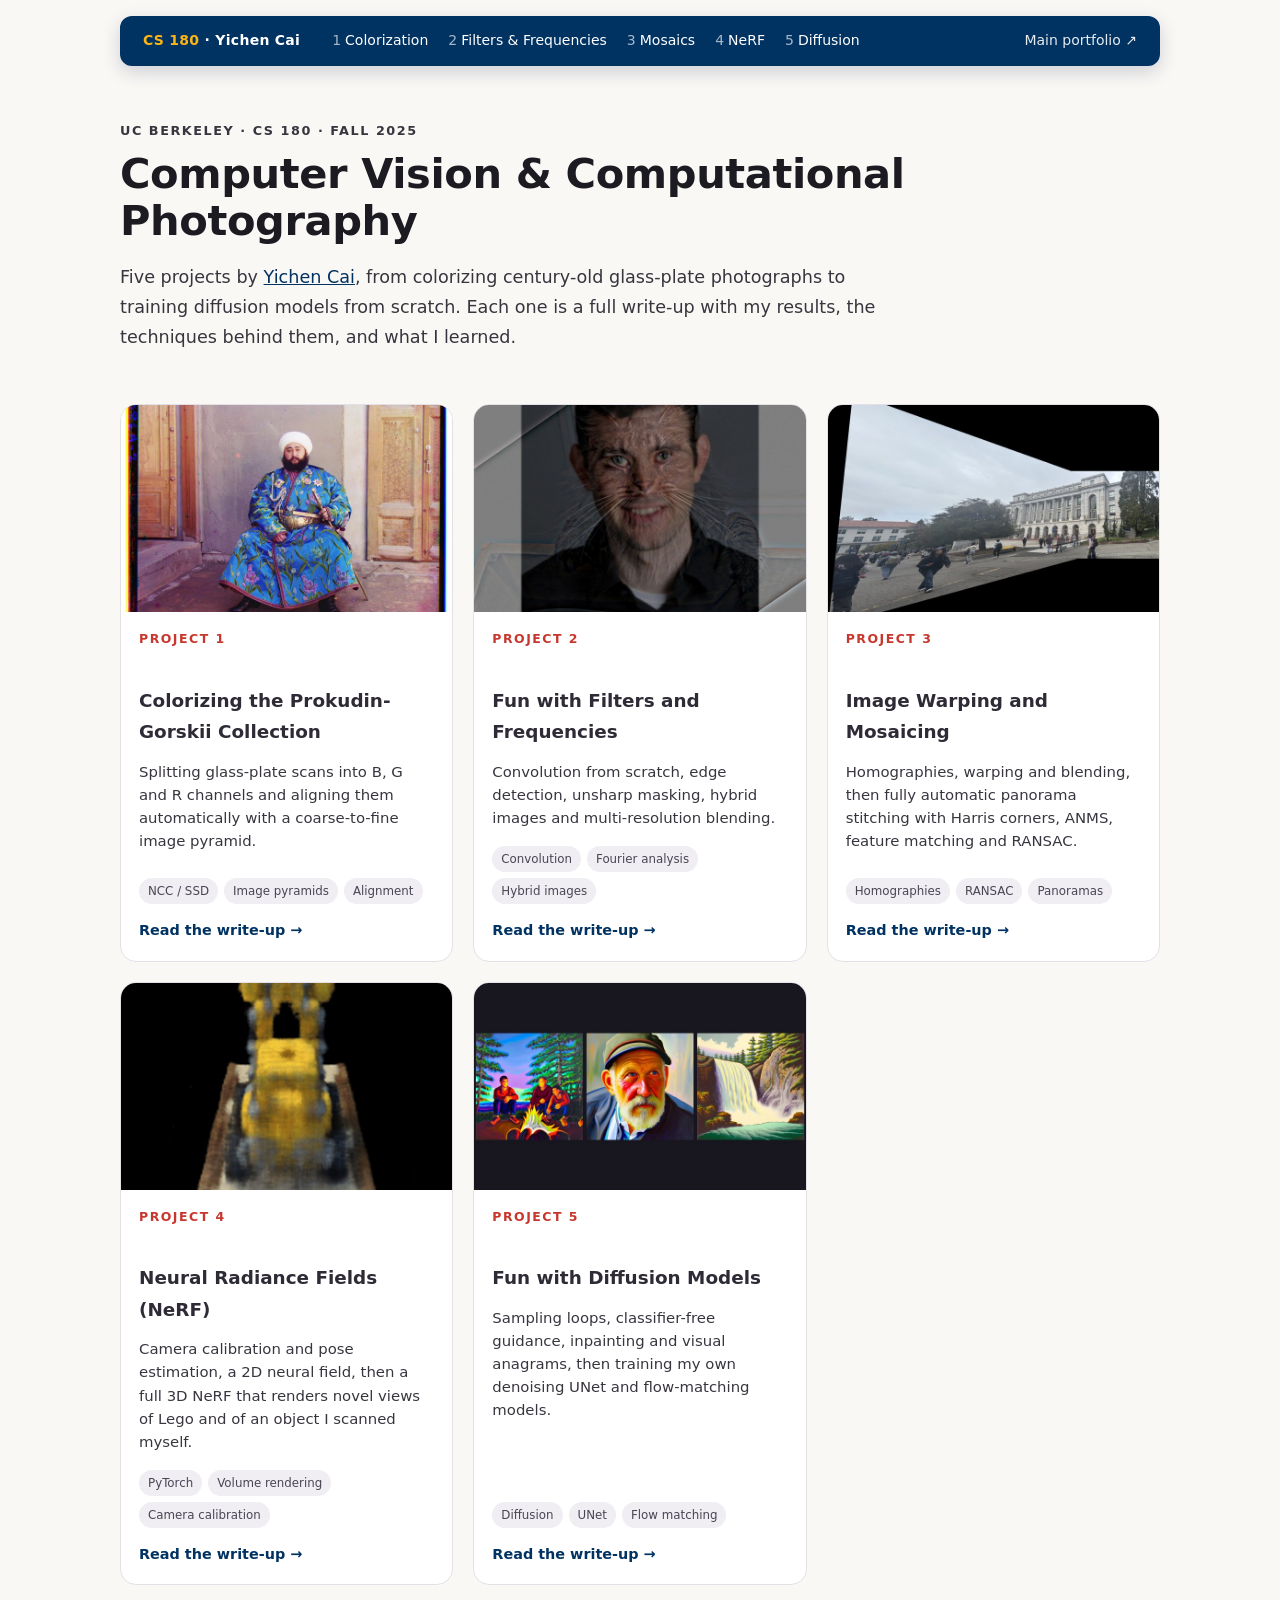
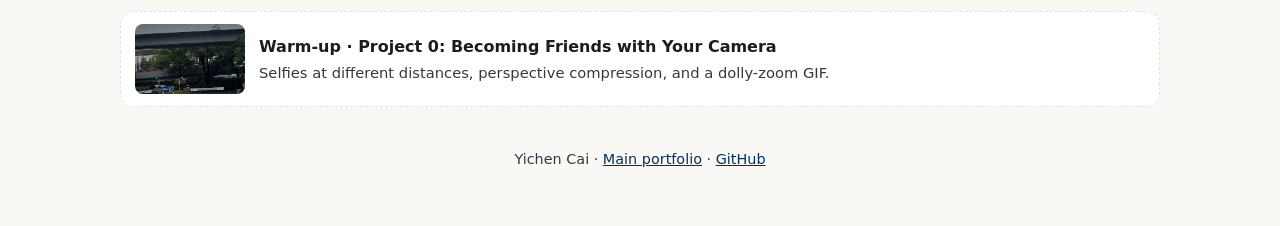
<file: cs180/index.html>
<!DOCTYPE html>
<html lang="en">
<head>
  <meta charset="UTF-8">
  <meta name="viewport" content="width=device-width, initial-scale=1.0">
  <title>CS 180 Computer Vision Projects · Yichen Cai</title>
  <meta name="description" content="Yichen Cai's CS 180 (Computer Vision and Computational Photography, UC Berkeley) projects: image colorization, filters and frequencies, panorama mosaics, neural radiance fields (NeRF) and diffusion models.">
  <meta name="author" content="Yichen Cai">
  <link rel="canonical" href="https://xiaocaiyidie676.github.io/cs180/">
  <meta property="og:title" content="CS 180 Computer Vision Projects · Yichen Cai">
  <meta property="og:description" content="Five computer vision projects from UC Berkeley's CS 180, from colorizing century-old photos to training diffusion models.">
  <meta property="og:image" content="https://xiaocaiyidie676.github.io/cs180/thumbs/p3.jpg">
  <link rel="stylesheet" href="site.css">
</head>
<body class="c180">
<nav class="c180-nav" aria-label="CS 180 projects"><a class="c180-home" href="index.html"><b>CS 180</b> · Yichen Cai</a><ul class="c180-links"><li><a href="project1.html"><span class="c180-n">1</span>Colorization</a></li><li><a href="project2.html"><span class="c180-n">2</span>Filters &amp; Frequencies</a></li><li><a href="project3.html"><span class="c180-n">3</span>Mosaics</a></li><li><a href="project4.html"><span class="c180-n">4</span>NeRF</a></li><li><a href="project5.html"><span class="c180-n">5</span>Diffusion</a></li></ul><a class="c180-out" href="../">Main portfolio ↗</a></nav>

<header class="c180-hero">
  <p class="c180-kicker">UC Berkeley · CS 180 · Fall 2025</p>
  <h1>Computer Vision &amp; Computational Photography</h1>
  <p class="c180-lead">Five projects by <a href="../">Yichen Cai</a>, from colorizing century-old glass-plate photographs to training diffusion models from scratch. Each one is a full write-up with my results, the techniques behind them, and what I learned.</p>
</header>

<main class="c180-grid">
  <a class="c180-card" href="project1.html">
    <img src="thumbs/p1.jpg" alt="Colorized Prokudin-Gorskii photograph of the Emir of Bukhara" loading="lazy">
    <div class="body">
      <span class="num">Project 1</span>
      <h3>Colorizing the Prokudin-Gorskii Collection</h3>
      <p>Splitting glass-plate scans into B, G and R channels and aligning them automatically with a coarse-to-fine image pyramid.</p>
      <div class="c180-tags"><span>NCC / SSD</span><span>Image pyramids</span><span>Alignment</span></div>
      <span class="go">Read the write-up →</span>
    </div>
  </a>
  <a class="c180-card" href="project2.html">
    <img src="thumbs/p2.jpg" alt="Hybrid image result" loading="lazy">
    <div class="body">
      <span class="num">Project 2</span>
      <h3>Fun with Filters and Frequencies</h3>
      <p>Convolution from scratch, edge detection, unsharp masking, hybrid images and multi-resolution blending.</p>
      <div class="c180-tags"><span>Convolution</span><span>Fourier analysis</span><span>Hybrid images</span></div>
      <span class="go">Read the write-up →</span>
    </div>
  </a>
  <a class="c180-card" href="project3.html">
    <img src="thumbs/p3.jpg" alt="Panorama mosaic of the UC Berkeley campus" loading="lazy">
    <div class="body">
      <span class="num">Project 3</span>
      <h3>Image Warping and Mosaicing</h3>
      <p>Homographies, warping and blending, then fully automatic panorama stitching with Harris corners, ANMS, feature matching and RANSAC.</p>
      <div class="c180-tags"><span>Homographies</span><span>RANSAC</span><span>Panoramas</span></div>
      <span class="go">Read the write-up →</span>
    </div>
  </a>
  <a class="c180-card" href="project4.html">
    <img src="thumbs/p4.jpg" alt="NeRF rendering of the Lego bulldozer scene" loading="lazy">
    <div class="body">
      <span class="num">Project 4</span>
      <h3>Neural Radiance Fields (NeRF)</h3>
      <p>Camera calibration and pose estimation, a 2D neural field, then a full 3D NeRF that renders novel views of Lego and of an object I scanned myself.</p>
      <div class="c180-tags"><span>PyTorch</span><span>Volume rendering</span><span>Camera calibration</span></div>
      <span class="go">Read the write-up →</span>
    </div>
  </a>
  <a class="c180-card" href="project5.html">
    <img src="thumbs/p5.jpg" alt="Images generated with a diffusion model" loading="lazy">
    <div class="body">
      <span class="num">Project 5</span>
      <h3>Fun with Diffusion Models</h3>
      <p>Sampling loops, classifier-free guidance, inpainting and visual anagrams, then training my own denoising UNet and flow-matching models.</p>
      <div class="c180-tags"><span>Diffusion</span><span>UNet</span><span>Flow matching</span></div>
      <span class="go">Read the write-up →</span>
    </div>
  </a>
</main>

<a class="c180-extra" href="project0.html">
  <img src="thumbs/p0.jpg" alt="" loading="lazy">
  <div>
    <strong>Warm-up · Project 0: Becoming Friends with Your Camera</strong>
    <p>Selfies at different distances, perspective compression, and a dolly-zoom GIF.</p>
  </div>
</a>

<p class="c180-foot">Yichen Cai · <a href="../">Main portfolio</a> · <a href="https://github.com/XiaoCaiYiDie676">GitHub</a></p>
</body>
</html>
</file>
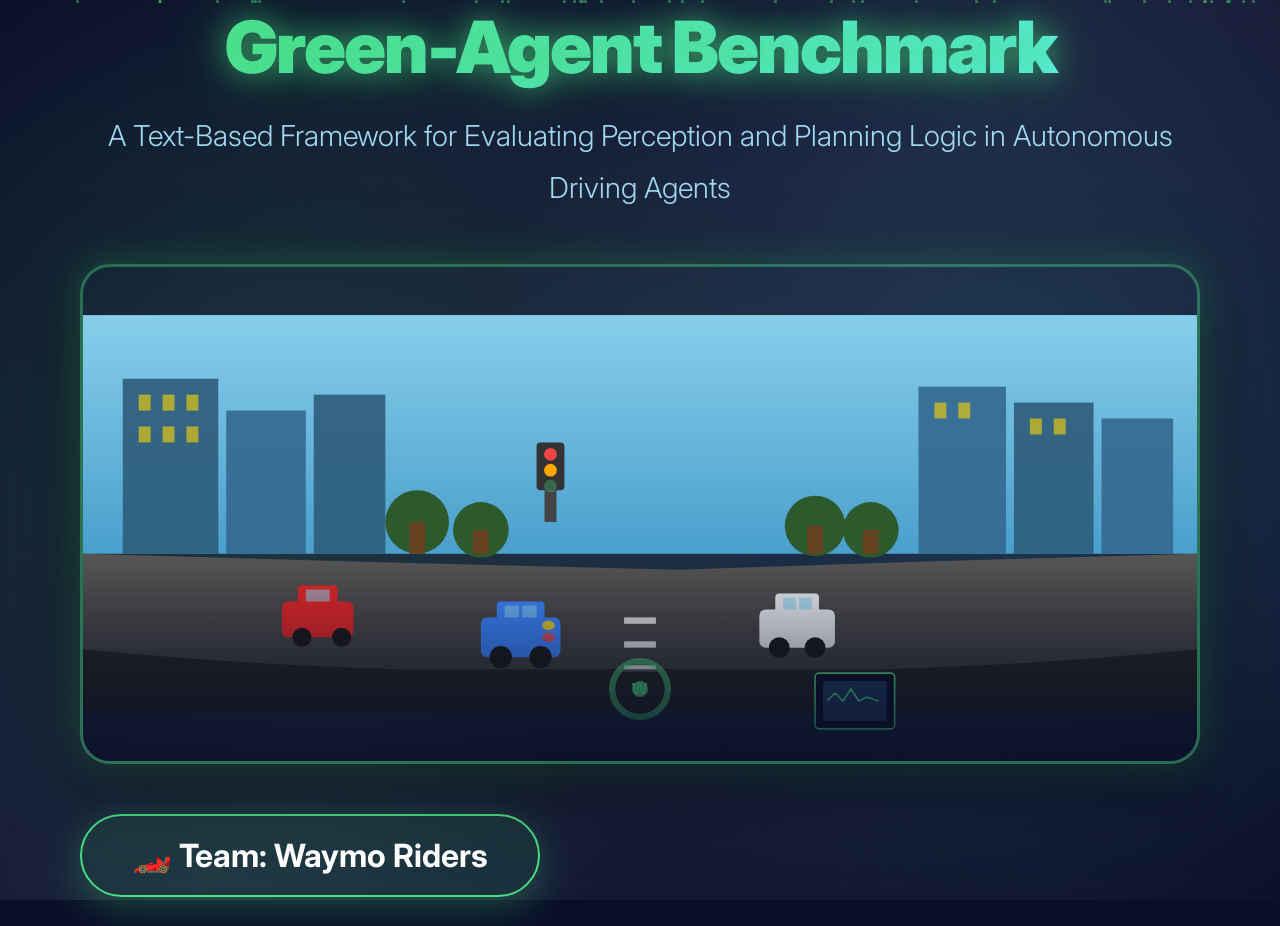
<file: demos/green-agent/index.html>
<!DOCTYPE html>
<html lang="en">
<head>
    <meta charset="UTF-8">
    <meta name="viewport" content="width=device-width, initial-scale=1.0">
    <title>Green-Agent Benchmark Demo</title>
    <style>
        @import url('https://fonts.googleapis.com/css2?family=Inter:wght@300;400;600;700;900&display=swap');
        
        * {
            margin: 0;
            padding: 0;
            box-sizing: border-box;
        }

        body {
            font-family: 'Inter', sans-serif;
            background: #0a0e27;
            overflow: hidden;
            color: white;
            cursor: pointer;
        }

        .background-animation {
            position: fixed;
            width: 100%;
            height: 100%;
            z-index: 0;
            background: 
                radial-gradient(circle at 20% 50%, rgba(74, 222, 128, 0.15) 0%, transparent 50%),
                radial-gradient(circle at 80% 50%, rgba(96, 239, 255, 0.15) 0%, transparent 50%),
                linear-gradient(135deg, #0a0e27 0%, #1a1f3a 50%, #0a0e27 100%);
        }

        .particles {
            position: fixed;
            width: 100%;
            height: 100%;
            z-index: 1;
        }

        .particle {
            position: absolute;
            width: 3px;
            height: 3px;
            background: rgba(74, 222, 128, 0.5);
            border-radius: 50%;
            animation: float 20s infinite;
        }

        @keyframes float {
            0%, 100% { transform: translateY(0) translateX(0); opacity: 0; }
            10% { opacity: 1; }
            90% { opacity: 1; }
            100% { transform: translateY(-100vh) translateX(50px); opacity: 0; }
        }

        .slide-container {
            width: 100vw;
            height: 100vh;
            display: flex;
            transition: transform 0.8s cubic-bezier(0.4, 0, 0.2, 1);
            position: relative;
            z-index: 2;
        }

        .slide {
            min-width: 100vw;
            height: 100vh;
            display: flex;
            flex-direction: column;
            justify-content: center;
            align-items: center;
            padding: 80px;
            position: relative;
        }

        .slide-content {
            opacity: 0;
            transform: translateY(30px);
            animation: slideIn 0.8s ease forwards;
            animation-delay: 0.2s;
            max-width: 1400px;
            width: 100%;
        }

        @keyframes slideIn {
            to {
                opacity: 1;
                transform: translateY(0);
            }
        }

        h1 {
            font-size: 4.5em;
            font-weight: 900;
            margin-bottom: 20px;
            text-align: center;
            background: linear-gradient(135deg, #4ade80, #60efff);
            -webkit-background-clip: text;
            -webkit-text-fill-color: transparent;
            background-clip: text;
            letter-spacing: -2px;
        }

        h2 {
            font-size: 3em;
            margin-bottom: 50px;
            background: linear-gradient(135deg, #4ade80, #60efff);
            -webkit-background-clip: text;
            -webkit-text-fill-color: transparent;
            background-clip: text;
            text-align: center;
            font-weight: 700;
        }

        h3 {
            font-size: 2em;
            margin-bottom: 15px;
            color: #60efff;
            font-weight: 600;
        }

        p {
            font-size: 1.4em;
            line-height: 1.8;
            font-weight: 300;
        }

        .subtitle {
            font-size: 1.8em;
            color: #a0d8f1;
            text-align: center;
            margin-bottom: 50px;
            font-weight: 300;
            max-width: 1200px;
        }

        .glow-text {
            text-shadow: 0 0 30px rgba(74, 222, 128, 0.6), 0 0 60px rgba(74, 222, 128, 0.4);
        }

        /* Hero Image */
        .hero-image {
            width: 100%;
            max-width: 1400px;
            height: 500px;
            margin-top: 40px;
            border-radius: 30px;
            overflow: hidden;
            box-shadow: 0 20px 80px rgba(0, 0, 0, 0.5), 0 0 40px rgba(74, 222, 128, 0.3);
            border: 3px solid rgba(74, 222, 128, 0.4);
            position: relative;
        }

        .hero-image img {
            width: 100%;
            height: 100%;
            object-fit: cover;
            filter: brightness(0.9) contrast(1.1);
        }

        .hero-overlay {
            position: absolute;
            top: 0;
            left: 0;
            right: 0;
            bottom: 0;
            background: linear-gradient(180deg, transparent 60%, rgba(10, 14, 39, 0.8) 100%);
        }

        /* Expandable List */
        .expandable-list {
            display: flex;
            flex-direction: column;
            gap: 25px;
            margin-top: 40px;
            width: 100%;
        }

        .expandable-item {
            background: rgba(255, 255, 255, 0.05);
            backdrop-filter: blur(20px);
            border-radius: 20px;
            border: 2px solid rgba(74, 222, 128, 0.3);
            overflow: hidden;
            transition: all 0.4s ease;
            cursor: pointer;
            opacity: 0;
            animation: slideInItem 0.6s ease forwards;
        }

        .expandable-item:nth-child(1) { animation-delay: 0.3s; }
        .expandable-item:nth-child(2) { animation-delay: 0.5s; }
        .expandable-item:nth-child(3) { animation-delay: 0.7s; }
        .expandable-item:nth-child(4) { animation-delay: 0.9s; }
        .expandable-item:nth-child(5) { animation-delay: 1.1s; }

        @keyframes slideInItem {
            to { opacity: 1; transform: translateX(0); }
            from { opacity: 0; transform: translateX(-50px); }
        }

        .expandable-item:hover {
            border-color: #4ade80;
            box-shadow: 0 10px 40px rgba(74, 222, 128, 0.3);
            transform: translateX(10px);
        }

        .expandable-item.expanded {
            border-color: #4ade80;
            box-shadow: 0 15px 60px rgba(74, 222, 128, 0.4);
        }

        .item-header {
            padding: 30px 40px;
            display: flex;
            align-items: center;
            gap: 25px;
        }

        .item-icon {
            font-size: 3em;
            min-width: 60px;
            animation: pulse 2s infinite;
        }

        @keyframes pulse {
            0%, 100% { transform: scale(1); }
            50% { transform: scale(1.1); }
        }

        .item-title {
            flex: 1;
        }

        .item-title h3 {
            margin: 0;
            font-size: 1.8em;
        }

        .item-indicator {
            font-size: 2em;
            color: #4ade80;
            transition: transform 0.3s;
        }

        .expandable-item.expanded .item-indicator {
            transform: rotate(180deg);
        }

        .item-content {
            max-height: 0;
            overflow: hidden;
            transition: max-height 0.5s ease, padding 0.5s ease;
        }

        .expandable-item.expanded .item-content {
            max-height: 800px;
            padding: 0 40px 30px 125px;
        }

        .item-content p {
            font-size: 1.3em;
            line-height: 1.9;
            color: #c0d8e8;
        }

        .item-content ul {
            list-style: none;
            margin-top: 20px;
        }

        .item-content li {
            padding: 15px 0;
            padding-left: 35px;
            position: relative;
            font-size: 1.2em;
            line-height: 1.7;
            color: #d0e0f0;
        }

        .item-content li:before {
            content: "→";
            position: absolute;
            left: 0;
            color: #4ade80;
            font-weight: bold;
            font-size: 1.3em;
        }

        /* Metric Grid */
        .metric-grid {
            display: grid;
            grid-template-columns: repeat(3, 1fr);
            gap: 40px;
            margin-top: 50px;
            width: 100%;
        }

        .metric-card {
            background: rgba(255, 255, 255, 0.05);
            backdrop-filter: blur(20px);
            padding: 40px;
            border-radius: 25px;
            border: 2px solid rgba(74, 222, 128, 0.3);
            text-align: center;
            transition: all 0.4s ease;
            position: relative;
            overflow: hidden;
            opacity: 0;
            animation: slideUp 0.6s ease forwards;
            cursor: pointer;
        }

        .metric-card:nth-child(1) { animation-delay: 0.3s; }
        .metric-card:nth-child(2) { animation-delay: 0.5s; }
        .metric-card:nth-child(3) { animation-delay: 0.7s; }

        @keyframes slideUp {
            to { opacity: 1; transform: translateY(0); }
            from { opacity: 0; transform: translateY(30px); }
        }

        .metric-card::before {
            content: '';
            position: absolute;
            top: -50%;
            left: -50%;
            width: 200%;
            height: 200%;
            background: linear-gradient(45deg, transparent, rgba(74, 222, 128, 0.1), transparent);
            transform: rotate(45deg);
            transition: all 0.6s;
        }

        .metric-card:hover::before {
            left: 100%;
        }

        .metric-card:hover {
            transform: translateY(-10px) scale(1.02);
            border-color: #4ade80;
            box-shadow: 0 20px 60px rgba(74, 222, 128, 0.3);
        }

        .metric-icon {
            font-size: 4em;
            margin-bottom: 20px;
            display: inline-block;
        }

        .metric-card p {
            font-size: 1.2em;
            color: #c0d8e8;
        }

        /* Flow Diagram */
        .flow-diagram {
            display: flex;
            align-items: center;
            justify-content: center;
            gap: 30px;
            margin: 50px 0;
            flex-wrap: wrap;
        }

        .flow-box {
            background: rgba(255, 255, 255, 0.05);
            backdrop-filter: blur(20px);
            padding: 35px 45px;
            border-radius: 20px;
            border: 2px solid #4ade80;
            font-size: 1.4em;
            font-weight: 600;
            box-shadow: 0 8px 32px rgba(74, 222, 128, 0.2);
            opacity: 0;
            animation: fadeInBox 0.6s ease forwards;
            transition: all 0.3s;
        }

        .flow-box:nth-child(1) { animation-delay: 0.3s; }
        .flow-box:nth-child(3) { animation-delay: 0.6s; }
        .flow-box:nth-child(5) { animation-delay: 0.9s; }
        .flow-box:nth-child(7) { animation-delay: 1.2s; }

        @keyframes fadeInBox {
            to { opacity: 1; transform: scale(1); }
            from { opacity: 0; transform: scale(0.8); }
        }

        .flow-box:hover {
            transform: scale(1.05);
            border-color: #60efff;
            box-shadow: 0 12px 40px rgba(96, 239, 255, 0.3);
        }

        .flow-arrow {
            font-size: 2.5em;
            color: #4ade80;
            animation: arrowPulse 2s infinite;
        }

        @keyframes arrowPulse {
            0%, 100% { opacity: 0.6; }
            50% { opacity: 1; transform: translateX(5px); }
        }

        /* Agent Comparison */
        .scenario-img {
            background: linear-gradient(135deg, rgba(74, 222, 128, 0.15), rgba(96, 239, 255, 0.15));
            backdrop-filter: blur(20px);
            padding: 35px;
            border-radius: 20px;
            margin-bottom: 40px;
            border: 2px solid rgba(74, 222, 128, 0.4);
            text-align: center;
            font-size: 1.8em;
            font-weight: 600;
            box-shadow: 0 8px 32px rgba(74, 222, 128, 0.2);
        }

        .agent-comparison {
            display: flex;
            flex-direction: column;
            gap: 25px;
            width: 100%;
            margin-top: 40px;
        }

        .agent-response {
            background: rgba(255, 255, 255, 0.05);
            backdrop-filter: blur(20px);
            padding: 35px;
            border-radius: 20px;
            border-left: 6px solid;
            display: flex;
            justify-content: space-between;
            align-items: center;
            opacity: 0;
            animation: slideInLeft 0.6s ease forwards;
            transition: all 0.3s;
        }

        .agent-response:nth-child(1) { animation-delay: 0.4s; }
        .agent-response:nth-child(2) { animation-delay: 0.7s; }
        .agent-response:nth-child(3) { animation-delay: 1s; }

        @keyframes slideInLeft {
            to { opacity: 1; transform: translateX(0); }
            from { opacity: 0; transform: translateX(-50px); }
        }

        .agent-response:hover {
            transform: translateX(10px);
            box-shadow: 0 10px 40px rgba(0, 0, 0, 0.3);
        }

        .agent-response.good {
            border-left-color: #4ade80;
            background: linear-gradient(90deg, rgba(74, 222, 128, 0.15), rgba(255, 255, 255, 0.05));
        }

        .agent-response.poor {
            border-left-color: #ef4444;
            background: linear-gradient(90deg, rgba(239, 68, 68, 0.15), rgba(255, 255, 255, 0.05));
        }

        .agent-response.okay {
            border-left-color: #fbbf24;
            background: linear-gradient(90deg, rgba(251, 191, 36, 0.15), rgba(255, 255, 255, 0.05));
        }

        .agent-text {
            flex: 1;
        }

        .agent-name {
            font-weight: 700;
            font-size: 1.6em;
            margin-bottom: 15px;
            color: #60efff;
        }

        .agent-text p {
            font-size: 1.3em;
            color: #d0e0f0;
        }

        .score {
            font-size: 2.8em;
            font-weight: 900;
            padding: 20px 35px;
            border-radius: 15px;
            background: rgba(0, 0, 0, 0.4);
            backdrop-filter: blur(10px);
            box-shadow: 0 8px 24px rgba(0, 0, 0, 0.3);
        }

        /* Leaderboard */
        .leaderboard {
            background: rgba(255, 255, 255, 0.05);
            backdrop-filter: blur(20px);
            border-radius: 25px;
            padding: 40px;
            margin-top: 40px;
            width: 100%;
            max-width: 1000px;
            border: 2px solid rgba(74, 222, 128, 0.3);
        }

        .leaderboard-row {
            display: flex;
            justify-content: space-between;
            padding: 25px;
            margin: 15px 0;
            background: rgba(0, 0, 0, 0.3);
            border-radius: 15px;
            align-items: center;
            transition: all 0.3s;
            opacity: 0;
            animation: fadeInRow 0.5s ease forwards;
        }

        .leaderboard-row:nth-child(1) { animation-delay: 0.4s; }
        .leaderboard-row:nth-child(2) { animation-delay: 0.6s; }
        .leaderboard-row:nth-child(3) { animation-delay: 0.8s; }
        .leaderboard-row:nth-child(4) { animation-delay: 1s; }

        @keyframes fadeInRow {
            to { opacity: 1; transform: translateX(0); }
            from { opacity: 0; transform: translateX(-30px); }
        }

        .leaderboard-row:hover {
            transform: translateX(10px);
            background: rgba(74, 222, 128, 0.1);
        }

        .rank {
            font-size: 2.8em;
            font-weight: 900;
            width: 80px;
        }

        .agent-info {
            flex: 1;
            font-size: 1.5em;
            font-weight: 600;
        }

        .total-score {
            font-size: 2.3em;
            font-weight: 900;
            color: #4ade80;
            text-shadow: 0 0 20px rgba(74, 222, 128, 0.5);
        }

        .team-badge {
            margin-top: 50px;
            font-size: 2em;
            padding: 20px 50px;
            background: rgba(74, 222, 128, 0.1);
            border: 2px solid #4ade80;
            border-radius: 50px;
            display: inline-block;
            font-weight: 700;
            box-shadow: 0 10px 40px rgba(74, 222, 128, 0.3);
        }

        .impact-text {
            margin-top: 50px;
            text-align: center;
            font-size: 1.6em;
            font-weight: 600;
            color: #4ade80;
            text-shadow: 0 0 20px rgba(74, 222, 128, 0.4);
        }
    </style>
</head>
<body onclick="changeSlide(1)">
    <div class="background-animation"></div>
    <div class="particles" id="particles"></div>

    <div class="slide-container" id="slideContainer">
        <!-- Slide 1: Title with Hero Image -->
        <div class="slide">
            <div class="slide-content">
                <h1 class="glow-text">Green-Agent Benchmark</h1>
                <p class="subtitle">A Text-Based Framework for Evaluating Perception and Planning Logic in Autonomous Driving Agents</p>
                
                <div class="hero-image">
                    <svg width="100%" height="100%" viewBox="0 0 1400 500" xmlns="http://www.w3.org/2000/svg">
                        <!-- Sky gradient -->
                        <defs>
                            <linearGradient id="skyGradient" x1="0%" y1="0%" x2="0%" y2="100%">
                                <stop offset="0%" style="stop-color:#87CEEB;stop-opacity:1" />
                                <stop offset="100%" style="stop-color:#4A9FCC;stop-opacity:1" />
                            </linearGradient>
                            <linearGradient id="roadGradient" x1="0%" y1="0%" x2="0%" y2="100%">
                                <stop offset="0%" style="stop-color:#555;stop-opacity:1" />
                                <stop offset="100%" style="stop-color:#333;stop-opacity:1" />
                            </linearGradient>
                        </defs>
                        
                        <!-- Sky -->
                        <rect width="1400" height="300" fill="url(#skyGradient)"/>
                        
                        <!-- Buildings left -->
                        <rect x="50" y="80" width="120" height="220" fill="#2E5C7A" opacity="0.9"/>
                        <rect x="180" y="120" width="100" height="180" fill="#34698F" opacity="0.9"/>
                        <rect x="290" y="100" width="90" height="200" fill="#2E5C7A" opacity="0.9"/>
                        
                        <!-- Buildings right -->
                        <rect x="1050" y="90" width="110" height="210" fill="#34698F" opacity="0.9"/>
                        <rect x="1170" y="110" width="100" height="190" fill="#2E5C7A" opacity="0.9"/>
                        <rect x="1280" y="130" width="90" height="170" fill="#34698F" opacity="0.9"/>
                        
                        <!-- Windows on buildings -->
                        <g fill="#FFD700" opacity="0.6">
                            <rect x="70" y="100" width="15" height="20" />
                            <rect x="100" y="100" width="15" height="20" />
                            <rect x="130" y="100" width="15" height="20" />
                            <rect x="70" y="140" width="15" height="20" />
                            <rect x="100" y="140" width="15" height="20" />
                            <rect x="130" y="140" width="15" height="20" />
                            
                            <rect x="1070" y="110" width="15" height="20" />
                            <rect x="1100" y="110" width="15" height="20" />
                            <rect x="1190" y="130" width="15" height="20" />
                            <rect x="1220" y="130" width="15" height="20" />
                        </g>
                        
                        <!-- Trees left side -->
                        <circle cx="420" cy="260" r="40" fill="#2D5A2D"/>
                        <rect x="410" y="260" width="20" height="40" fill="#654321"/>
                        <circle cx="500" cy="270" r="35" fill="#2D5A2D"/>
                        <rect x="490" y="270" width="20" height="30" fill="#654321"/>
                        
                        <!-- Trees right side -->
                        <circle cx="920" cy="265" r="38" fill="#2D5A2D"/>
                        <rect x="910" y="265" width="20" height="35" fill="#654321"/>
                        <circle cx="990" cy="270" r="35" fill="#2D5A2D"/>
                        <rect x="980" y="270" width="20" height="30" fill="#654321"/>
                        
                        <!-- Traffic light -->
                        <rect x="580" y="180" width="15" height="80" fill="#444"/>
                        <rect x="570" y="160" width="35" height="60" fill="#333" rx="5"/>
                        <circle cx="587.5" cy="175" r="8" fill="#EF4444"/>
                        <circle cx="587.5" cy="195" r="8" fill="#FFA500"/>
                        <circle cx="587.5" cy="215" r="8" fill="#4ADE80" opacity="0.3"/>
                        
                        <!-- Road -->
                        <path d="M 0 300 L 0 500 L 1400 500 L 1400 300 L 1050 310 L 750 320 L 350 310 Z" fill="url(#roadGradient)"/>
                        
                        <!-- Road markings -->
                        <rect x="680" y="380" width="40" height="8" fill="#FFF" opacity="0.8"/>
                        <rect x="680" y="410" width="40" height="8" fill="#FFF" opacity="0.8"/>
                        <rect x="680" y="440" width="40" height="8" fill="#FFF" opacity="0.8"/>
                        
                        <!-- Cars -->
                        <!-- Red car left -->
                        <rect x="250" y="360" width="90" height="45" fill="#DC2626" rx="8"/>
                        <rect x="270" y="340" width="50" height="25" fill="#DC2626" rx="5"/>
                        <circle cx="275" cy="405" r="12" fill="#1A1A1A"/>
                        <circle cx="325" cy="405" r="12" fill="#1A1A1A"/>
                        <rect x="280" y="345" width="15" height="15" fill="#87CEEB" opacity="0.6"/>
                        <rect x="295" y="345" width="15" height="15" fill="#87CEEB" opacity="0.6"/>
                        
                        <!-- Blue car front -->
                        <rect x="500" y="380" width="100" height="50" fill="#3B82F6" rx="8"/>
                        <rect x="520" y="360" width="60" height="25" fill="#3B82F6" rx="5"/>
                        <circle cx="525" cy="430" r="14" fill="#1A1A1A"/>
                        <circle cx="575" cy="430" r="14" fill="#1A1A1A"/>
                        <rect x="530" y="365" width="18" height="15" fill="#87CEEB" opacity="0.6"/>
                        <rect x="552" y="365" width="18" height="15" fill="#87CEEB" opacity="0.6"/>
                        <ellipse cx="585" cy="390" rx="8" ry="6" fill="#FFD700" opacity="0.8"/>
                        <ellipse cx="585" cy="405" rx="8" ry="6" fill="#EF4444" opacity="0.8"/>
                        
                        <!-- White car right -->
                        <rect x="850" y="370" width="95" height="48" fill="#E5E7EB" rx="8"/>
                        <rect x="870" y="350" width="55" height="25" fill="#E5E7EB" rx="5"/>
                        <circle cx="875" cy="418" r="13" fill="#1A1A1A"/>
                        <circle cx="920" cy="418" r="13" fill="#1A1A1A"/>
                        <rect x="880" y="355" width="16" height="15" fill="#87CEEB" opacity="0.6"/>
                        <rect x="900" y="355" width="16" height="15" fill="#87CEEB" opacity="0.6"/>
                        
                        <!-- Dashboard view frame -->
                        <path d="M 0 420 Q 200 440, 400 445 L 1000 445 Q 1200 440, 1400 420 L 1400 500 L 0 500 Z" fill="#1A1A1A" opacity="0.7"/>
                        
                        <!-- Steering wheel -->
                        <circle cx="700" cy="470" r="35" fill="none" stroke="#4ADE80" stroke-width="8" opacity="0.6"/>
                        <circle cx="700" cy="470" r="10" fill="#4ADE80" opacity="0.8"/>
                        <text x="690" y="477" font-family="Arial" font-size="20" font-weight="bold" fill="#4ADE80">W</text>
                        
                        <!-- Dashboard screen -->
                        <rect x="920" y="450" width="100" height="70" fill="#0A0E27" rx="5" stroke="#4ADE80" stroke-width="2"/>
                        <rect x="930" y="460" width="80" height="50" fill="#1E3A5F" rx="3"/>
                        <path d="M 935 485 L 945 475 L 955 485 L 965 470 L 975 485 L 985 480 L 1000 485" fill="none" stroke="#4ADE80" stroke-width="2"/>
                    </svg>
                    <div class="hero-overlay"></div>
                </div>
                
                <div class="team-badge">🏎️ Team: Waymo Riders</div>
            </div>
        </div>

        <!-- Slide 2: Task Introduction - What, Environment, Actions -->
        <div class="slide">
            <div class="slide-content">
                <h2>Task Introduction</h2>
                <div class="expandable-list">
                    <div class="expandable-item" onclick="event.stopPropagation(); toggleExpand(this)">
                        <div class="item-header">
                            <div class="item-icon">🎯</div>
                            <div class="item-title">
                                <h3>What is the Task?</h3>
                            </div>
                            <div class="item-indicator">▼</div>
                        </div>
                        <div class="item-content">
                            <p>Our Green-Agent Benchmark evaluates autonomous driving AI agents on three critical capabilities:</p>
                            <ul>
                                <li><strong>Perception:</strong> Can the agent accurately identify objects, vehicles, pedestrians, traffic signals, and road features in driving scenes?</li>
                                <li><strong>Prediction:</strong> Does the agent understand what's happening in the traffic situation and anticipate potential hazards?</li>
                                <li><strong>Planning:</strong> Can the agent propose safe, legal, and appropriate driving actions for each scenario?</li>
                            </ul>
                            <p style="margin-top: 20px;">White-agents receive dashcam images and must provide text descriptions of what they observe and recommend optimal driving maneuvers.</p>
                        </div>
                    </div>

                    <div class="expandable-item" onclick="event.stopPropagation(); toggleExpand(this)">
                        <div class="item-header">
                            <div class="item-icon">🌍</div>
                            <div class="item-title">
                                <h3>What Does the Environment Look Like?</h3>
                            </div>
                            <div class="item-indicator">▼</div>
                        </div>
                        <div class="item-content">
                            <p>Our evaluation environment consists of:</p>
                            <ul>
                                <li><strong>Image Dataset:</strong> Real-world dashcam images from KITTI Vision Benchmark Suite and publicly available traffic databases</li>
                                <li><strong>Scenario Coverage:</strong> Common situations (lane following, intersections), edge cases (adverse weather, occlusions), and critical safety scenarios (pedestrian crossings, emergency stops)</li>
                                <li><strong>Ground Truth Labels:</strong> Pre-annotated objects, positions, traffic conditions, and optimal responses created with human oversight</li>
                                <li><strong>Traffic Rule Database:</strong> Comprehensive set of driving laws, safety regulations, and best practices for validation</li>
                            </ul>
                            <p style="margin-top: 20px;">The environment simulates real-world driving conditions through 2D visual inputs, making evaluation accessible while maintaining realism.</p>
                        </div>
                    </div>

                    <div class="expandable-item" onclick="event.stopPropagation(); toggleExpand(this)">
                        <div class="item-header">
                            <div class="item-icon">⚡</div>
                            <div class="item-title">
                                <h3>What Actions Can Agents Take?</h3>
                            </div>
                            <div class="item-indicator">▼</div>
                        </div>
                        <div class="item-content">
                            <p><strong>White-Agent Actions (Being Evaluated):</strong></p>
                            <ul>
                                <li>Provide text descriptions of perceived objects and their states</li>
                                <li>Describe traffic situations and potential hazards</li>
                                <li>Propose driving actions (accelerate, brake, turn, merge, stop, maintain speed)</li>
                                <li>Explain reasoning behind proposed actions</li>
                            </ul>
                            <p style="margin-top: 25px;"><strong>Green-Agent Actions (Evaluator):</strong></p>
                            <ul>
                                <li>Score perception accuracy by comparing descriptions to ground truth</li>
                                <li>Assess prediction quality based on hazard identification</li>
                                <li>Validate planning decisions against traffic laws and safety rules</li>
                                <li>Generate detailed reports with strengths, weaknesses, and failure analysis</li>
                                <li>Create leaderboards ranking agent performance</li>
                            </ul>
                        </div>
                    </div>
                </div>
            </div>
        </div>

        <!-- Slide 3: Our Solution -->
        <div class="slide">
            <div class="slide-content">
                <h2>Our Solution: Comprehensive Evaluation</h2>
                <div class="metric-grid">
                    <div class="metric-card" onclick="event.stopPropagation()">
                        <div class="metric-icon">👁️</div>
                        <h3>Perception</h3>
                        <p>Evaluates object detection, classification, and spatial understanding against ground truth labels</p>
                    </div>
                    <div class="metric-card" onclick="event.stopPropagation()">
                        <div class="metric-icon">🧠</div>
                        <h3>Prediction</h3>
                        <p>Assesses traffic situation understanding and hazard anticipation capabilities</p>
                    </div>
                    <div class="metric-card" onclick="event.stopPropagation()">
                        <div class="metric-icon">🎯</div>
                        <h3>Planning</h3>
                        <p>Validates proposed actions for safety, legality, and appropriateness</p>
                    </div>
                </div>
                <div class="flow-diagram">
                    <div class="flow-box">📸 Input Image</div>
                    <div class="flow-arrow">→</div>
                    <div class="flow-box">🤖 White Agent</div>
                    <div class="flow-arrow">→</div>
                    <div class="flow-box">✅ Green Agent</div>
                    <div class="flow-arrow">→</div>
                    <div class="flow-box">📊 Detailed Report</div>
                </div>
            </div>
        </div>

        <!-- Slide 4: Demonstration - Example 1 -->
        <div class="slide">
            <div class="slide-content">
                <h2>Demonstration: Pedestrian Crossing</h2>
                <div class="scenario-img">
                    🚶‍♂️ Scenario: Pedestrian standing at marked crosswalk, preparing to cross the street
                </div>
                <div class="agent-comparison">
                    <div class="agent-response good">
                        <div class="agent-text">
                            <div class="agent-name">✓ Agent A - Advanced Vision</div>
                            <p>"I detect a pedestrian positioned at the crosswalk on the right side, appearing ready to cross. Traffic light shows green for vehicles. The vehicle should immediately begin decelerating and prepare to stop to yield right-of-way to the pedestrian."</p>
                        </div>
                        <div class="score" style="color: #4ade80;">95/100</div>
                    </div>
                    <div class="agent-response poor">
                        <div class="agent-text">
                            <div class="agent-name">✗ Agent B - SpeedDemon</div>
                            <p>"Road appears clear ahead with green light. No obstacles detected in the lane. Maintain current speed and proceed through intersection."</p>
                        </div>
                        <div class="score" style="color: #ef4444;">20/100</div>
                    </div>
                    <div class="agent-response okay">
                        <div class="agent-text">
                            <div class="agent-name">△ Agent C - RuleFollower</div>
                            <p>"There appears to be a person standing near the roadway. Vehicle should exercise caution and reduce speed slightly."</p>
                        </div>
                        <div class="score" style="color: #fbbf24;">65/100</div>
                    </div>
                </div>
            </div>
        </div>

        <!-- Slide 5: Demonstration - Example 2 -->
        <div class="slide">
            <div class="slide-content">
                <h2>Demonstration: Yellow Traffic Light</h2>
                <div class="scenario-img">
                    🚦 Scenario: Yellow traffic light at intersection, vehicle traveling 45 mph, 30 feet from stop line
                </div>
                <div class="agent-comparison">
                    <div class="agent-response good">
                        <div class="agent-text">
                            <div class="agent-name">✓ Agent A - Advanced Vision</div>
                            <p>"Yellow traffic signal ahead at intersection. Current speed 45 mph, distance to stop line approximately 30 feet. Stopping would require hard braking and may cause rear-end collision. Safe option is to proceed through intersection while monitoring for cross-traffic and preparing for red light."</p>
                        </div>
                        <div class="score" style="color: #4ade80;">92/100</div>
                    </div>
                    <div class="agent-response poor">
                        <div class="agent-text">
                            <div class="agent-name">✗ Agent B - SpeedDemon</div>
                            <p>"Yellow light detected. Accelerate to 55 mph to clear the intersection before light turns red."</p>
                        </div>
                        <div class="score" style="color: #ef4444;">25/100</div>
                    </div>
                </div>
            </div>
        </div>

        <!-- Slide 6: Demonstration - Example 3 -->
        <div class="slide">
            <div class="slide-content">
                <h2>Demonstration: Highway Merge</h2>
                <div class="scenario-img">
                    🛣️ Scenario: On-ramp merging onto highway, dense traffic in right lane at 65 mph
                </div>
                <div class="agent-comparison">
                    <div class="agent-response good">
                        <div class="agent-text">
                            <div class="agent-name">✓ Agent A - Advanced Vision</div>
                            <p>"Highway right lane shows continuous traffic at approximately 65 mph. White sedan 150 feet ahead, SUV 180 feet ahead creating gap. Accelerate to match highway speed (65 mph), activate left turn signal, and merge into gap between sedan and SUV. Monitor blind spot and be prepared to adjust speed."</p>
                        </div>
                        <div class="score" style="color: #4ade80;">90/100</div>
                    </div>
                    <div class="agent-response okay">
                        <div class="agent-text">
                            <div class="agent-name">△ Agent C - RuleFollower</div>
                            <p>"Traffic appears heavy on highway. Reduce speed and wait at end of on-ramp for a larger gap in traffic before merging."</p>
                        </div>
                        <div class="score" style="color: #fbbf24;">55/100</div>
                    </div>
                </div>
            </div>
        </div>

        <!-- Slide 7: Green Agent Assessment Process -->
        <div class="slide">
            <div class="slide-content">
                <h2>What the Green Agent Assesses</h2>
                <div class="expandable-list">
                    <div class="expandable-item" onclick="event.stopPropagation(); toggleExpand(this)">
                        <div class="item-header">
                            <div class="item-icon">🔍</div>
                            <div class="item-title">
                                <h3>Perception Accuracy</h3>
                            </div>
                            <div class="item-indicator">▼</div>
                        </div>
                        <div class="item-content">
                            <p>Our green agent evaluates how accurately white-agents identify and describe visual elements:</p>
                            <ul>
                                <li><strong>Object Detection:</strong> Correctly identifying vehicles, pedestrians, cyclists, traffic signals, signs, and road features</li>
                                <li><strong>Spatial Awareness:</strong> Accurately describing positions, distances, and relative locations</li>
                                <li><strong>Completeness:</strong> Not missing critical objects or hazards in the scene</li>
                                <li><strong>Precision:</strong> Providing specific details (colors, vehicle types, traffic light states) rather than vague descriptions</li>
                            </ul>
                            <p style="margin-top: 20px;"><strong>Scoring Method:</strong> Compare agent descriptions against ground truth annotations using semantic similarity and object-level matching.</p>
                        </div>
                    </div>

                    <div class="expandable-item" onclick="event.stopPropagation(); toggleExpand(this)">
                        <div class="item-header">
                            <div class="item-icon">🎯</div>
                            <div class="item-title">
                                <h3>Prediction & Situation Understanding</h3>
                            </div>
                            <div class="item-indicator">▼</div>
                        </div>
                        <div class="item-content">
                            <p>Assessment of the agent's understanding of traffic dynamics and hazard recognition:</p>
                            <ul>
                                <li><strong>Hazard Identification:</strong> Recognizing potential dangers (pedestrians about to cross, vehicles braking, merge conflicts)</li>
                                <li><strong>Intent Understanding:</strong> Predicting actions of other road users based on signals, positioning, and behavior</li>
                                <li><strong>Situational Context:</strong> Understanding traffic flow, right-of-way rules, and environmental factors</li>
                                <li><strong>Risk Assessment:</strong> Evaluating severity and likelihood of potential incidents</li>
                            </ul>
                            <p style="margin-top: 20px;"><strong>Scoring Method:</strong> Evaluate against expert annotations of critical hazards and expected traffic behaviors.</p>
                        </div>
                    </div>

                    <div class="expandable-item" onclick="event.stopPropagation(); toggleExpand(this)">
                        <div class="item-header">
                            <div class="item-icon">⚖️</div>
                            <div class="item-title">
                                <h3>Planning Validation & Safety</h3>
                            </div>
                            <div class="item-indicator">▼</div>
                        </div>
                        <div class="item-content">
                            <p>Comprehensive evaluation of proposed driving actions:</p>
                            <ul>
                                <li><strong>Legal Compliance:</strong> Actions follow traffic laws, yield rules, speed limits, and signal regulations</li>
                                <li><strong>Safety:</strong> Actions prioritize avoiding collisions and protecting vulnerable road users</li>
                                <li><strong>Appropriateness:</strong> Actions are suitable for the specific scenario and not overly conservative or aggressive</li>
                                <li><strong>Feasibility:</strong> Proposed maneuvers are physically executable given vehicle dynamics and constraints</li>
                                <li><strong>Justification Quality:</strong> Reasoning demonstrates understanding of why the action is optimal</li>
                            </ul>
                            <p style="margin-top: 20px;"><strong>Scoring Method:</strong> Rule-based validation against traffic laws plus comparison to expert-labeled optimal actions.</p>
                        </div>
                    </div>

                    <div class="expandable-item" onclick="event.stopPropagation(); toggleExpand(this)">
                        <div class="item-header">
                            <div class="item-icon">📋</div>
                            <div class="item-title">
                                <h3>Explainability & Reporting</h3>
                            </div>
                            <div class="item-indicator">▼</div>
                        </div>
                        <div class="item-content">
                            <p>Beyond numeric scores, our green agent generates actionable insights:</p>
                            <ul>
                                <li><strong>Failure Analysis:</strong> Specific situations where the agent made errors (e.g., "missed pedestrians in 3/10 crosswalk scenarios")</li>
                                <li><strong>Strength Identification:</strong> Areas of consistent strong performance</li>
                                <li><strong>Pattern Recognition:</strong> Common failure modes across multiple test cases</li>
                                <li><strong>Improvement Recommendations:</strong> Concrete suggestions for enhancing agent capabilities</li>
                                <li><strong>Comparative Analysis:</strong> How the agent performs relative to other agents and human baseline</li>
                            </ul>
                            <p style="margin-top: 20px;">This makes our benchmark uniquely valuable for iterative development and targeted improvements.</p>
                        </div>
                    </div>
                </div>
            </div>
        </div>

        <!-- Slide 8: Design Notes - Test Case Generation -->
        <div class="slide">
            <div class="slide-content">
                <h2>Design Notes: Test Case Selection</h2>
                <div class="expandable-list">
                    <div class="expandable-item" onclick="event.stopPropagation(); toggleExpand(this)">
                        <div class="item-header">
                            <div class="item-icon">📚</div>
                            <div class="item-title">
                                <h3>How We Generated Test Cases</h3>
                            </div>
                            <div class="item-indicator">▼</div>
                        </div>
                        <div class="item-content">
                            <p>Our test case generation follows a systematic approach:</p>
                            <ul>
                                <li><strong>Data Source Selection:</strong> Curated from KITTI benchmark (50+ scenarios) and real dashcam footage databases</li>
                                <li><strong>Diversity Sampling:</strong> Stratified selection ensuring coverage of weather conditions, lighting, traffic density, and road types</li>
                                <li><strong>Annotation Process:</strong> Expert human annotators label ground truth for objects, optimal actions, and hazards</li>
                                <li><strong>Difficulty Calibration:</strong> Mix of easy, moderate, and challenging scenarios to ensure discriminative power</li>
                                <li><strong>Edge Case Inclusion:</strong> Deliberately include rare but critical situations (occluded pedestrians, ambiguous right-of-way)</li>
                            </ul>
                        </div>
                    </div>

                    <div class="expandable-item" onclick="event.stopPropagation(); toggleExpand(this)">
                        <div class="item-header">
                            <div class="item-icon">🎯</div>
                            <div class="item-title">
                                <h3>Why These Cases Test Reliability</h3>
                            </div>
                            <div class="item-indicator">▼</div>
                        </div>
                        <div class="item-content">
                            <p>Our test suite ensures reliable evaluation through:</p>
                            <ul>
                                <li><strong>Reproducibility:</strong> Fixed dataset with deterministic ground truth ensures consistent scoring across runs</li>
                                <li><strong>Coverage:</strong> Comprehensive scenarios (intersections, highways, urban, adverse weather) test all core capabilities</li>
                                <li><strong>Discriminative Power:</strong> Difficulty range from obvious (clear road) to subtle (partially occluded pedestrian) separates agent skill levels</li>
                                <li><strong>Real-World Relevance:</strong> Cases based on actual driving situations and common accident scenarios</li>
                                <li><strong>Safety-Critical Focus:</strong> Heavy weight on scenarios where errors could cause accidents</li>
                            </ul>
                            <p style="margin-top: 20px;">This design ensures agents are tested on capabilities essential for safe autonomous driving.</p>
                        </div>
                    </div>

                    <div class="expandable-item" onclick="event.stopPropagation(); toggleExpand(this)">
                        <div class="item-header">
                            <div class="item-icon">✅</div>
                            <div class="item-title">
                                <h3>Success Criteria & Validation</h3>
                            </div>
                            <div class="item-indicator">▼</div>
                        </div>
                        <div class="item-content">
                            <p>We validate our benchmark quality through:</p>
                            <ul>
                                <li><strong>Inter-Annotator Agreement:</strong> Multiple human experts annotate same scenarios; high agreement validates ground truth quality</li>
                                <li><strong>Baseline Testing:</strong> Run simple rule-based agents and advanced AI models to verify score distribution</li>
                                <li><strong>Consistency Checks:</strong> Verify same agent produces identical scores on repeated evaluations</li>
                                <li><strong>Expert Review:</strong> Autonomous driving researchers validate that scenarios, labels, and scoring align with domain standards</li>
                                <li><strong>Bias Detection:</strong> Analyze for systematic biases in test distribution or scoring that could advantage specific agent architectures</li>
                            </ul>
                        </div>
                    </div>
                </div>
            </div>
        </div>

        <!-- Slide 9: Leaderboard -->
        <div class="slide">
            <div class="slide-content">
                <h2>Sample Leaderboard Results</h2>
                <div class="leaderboard">
                    <div class="leaderboard-row" style="background: rgba(74, 222, 128, 0.2);">
                        <div class="rank">🥇</div>
                        <div class="agent-info">Agent A - Advanced Vision</div>
                        <div class="total-score">92/100</div>
                    </div>
                    <div class="leaderboard-row">
                        <div class="rank">🥈</div>
                        <div class="agent-info">Agent D - SafeDrive Pro</div>
                        <div class="total-score">85/100</div>
                    </div>
                    <div class="leaderboard-row">
                        <div class="rank">🥉</div>
                        <div class="agent-info">Agent C - RuleFollower</div>
                        <div class="total-score">67/100</div>
                    </div>
                    <div class="leaderboard-row" style="background: rgba(239, 68, 68, 0.2);">
                        <div class="rank">4</div>
                        <div class="agent-info">Agent B - SpeedDemon</div>
                        <div class="total-score">33/100</div>
                    </div>
                </div>
                <p class="impact-text">
                    Our benchmark provides actionable insights that help developers understand exactly where their agents excel and where they need improvement
                </p>
            </div>
        </div>

        <!-- Slide 10: Impact & Conclusion -->
        <div class="slide">
            <div class="slide-content">
                <h2>Impact & Future Directions</h2>
                <div class="expandable-list">
                    <div class="expandable-item" onclick="event.stopPropagation(); toggleExpand(this)">
                        <div class="item-header">
                            <div class="item-icon">🚀</div>
                            <div class="item-title">
                                <h3>Real-World Applications</h3>
                            </div>
                            <div class="item-indicator">▼</div>
                        </div>
                        <div class="item-content">
                            <ul>
                                <li><strong>Development Tool:</strong> Helps autonomous vehicle teams identify and fix perception, prediction, and planning weaknesses</li>
                                <li><strong>Safety Validation:</strong> Provides standardized evaluation before deploying agents in real vehicles</li>
                                <li><strong>Research Platform:</strong> Enables fair comparison of different AI approaches to autonomous driving</li>
                                <li><strong>Educational Resource:</strong> Teaches students and engineers about critical aspects of self-driving AI</li>
                            </ul>
                        </div>
                    </div>

                    <div class="expandable-item" onclick="event.stopPropagation(); toggleExpand(this)">
                        <div class="item-header">
                            <div class="item-icon">📈</div>
                            <div class="item-title">
                                <h3>Key Advantages</h3>
                            </div>
                            <div class="item-indicator">▼</div>
                        </div>
                        <div class="item-content">
                            <ul>
                                <li><strong>Explainable:</strong> Unlike black-box numeric scores, provides detailed failure analysis and improvement recommendations</li>
                                <li><strong>Comprehensive:</strong> Tests perception AND decision-making together, not just one capability</li>
                                <li><strong>Accessible:</strong> Uses 2D images rather than requiring expensive simulation infrastructure</li>
                                <li><strong>Realistic:</strong> Based on real driving scenarios and actual traffic laws</li>
                                <li><strong>Reproducible:</strong> Standardized test suite ensures consistent evaluation</li>
                            </ul>
                        </div>
                    </div>

                    <div class="expandable-item" onclick="event.stopPropagation(); toggleExpand(this)">
                        <div class="item-header">
                            <div class="item-icon">🔮</div>
                            <div class="item-title">
                                <h3>Future Enhancements</h3>
                            </div>
                            <div class="item-indicator">▼</div>
                        </div>
                        <div class="item-content">
                            <ul>
                                <li><strong>Video Sequences:</strong> Extend from static images to temporal sequences testing dynamic prediction</li>
                                <li><strong>Expanded Coverage:</strong> Add more geographic regions, traffic patterns, and cultural driving norms</li>
                                <li><strong>Multi-Agent Scenarios:</strong> Test coordination and interaction between multiple autonomous vehicles</li>
                                <li><strong>Uncertainty Quantification:</strong> Score agents on their ability to express confidence and acknowledge uncertainty</li>
                                <li><strong>Human Baseline:</strong> Compare AI performance directly against human driver decisions</li>
                            </ul>
                        </div>
                    </div>
                </div>
                <p class="impact-text" style="margin-top: 60px;">
                    Making autonomous driving safer through comprehensive, explainable evaluation
                </p>
            </div>
        </div>
    </div>

    <script>
        // Create particles
        const particlesContainer = document.getElementById('particles');
        for (let i = 0; i < 40; i++) {
            const particle = document.createElement('div');
            particle.className = 'particle';
            particle.style.left = Math.random() * 100 + '%';
            particle.style.animationDelay = Math.random() * 20 + 's';
            particle.style.animationDuration = (15 + Math.random() * 10) + 's';
            particlesContainer.appendChild(particle);
        }

        let currentSlide = 0;
        const totalSlides = 10;

        function updateSlide() {
            const container = document.getElementById('slideContainer');
            container.style.transform = `translateX(-${currentSlide * 100}vw)`;
        }

        function changeSlide(direction) {
            currentSlide += direction;
            if (currentSlide < 0) currentSlide = 0;
            if (currentSlide >= totalSlides) currentSlide = totalSlides - 1;
            updateSlide();
        }

        function toggleExpand(element) {
            const wasExpanded = element.classList.contains('expanded');
            
            // Close all items
            document.querySelectorAll('.expandable-item').forEach(item => {
                item.classList.remove('expanded');
            });
            
            // If it wasn't expanded, expand it
            if (!wasExpanded) {
                element.classList.add('expanded');
            }
        }

        // Keyboard navigation
        document.addEventListener('keydown', (e) => {
            if (e.key === 'ArrowRight' || e.key === ' ') {
                e.preventDefault();
                changeSlide(1);
            } else if (e.key === 'ArrowLeft') {
                e.preventDefault();
                changeSlide(-1);
            }
        });

        updateSlide();
    </script>
</body>
</html>
</file>
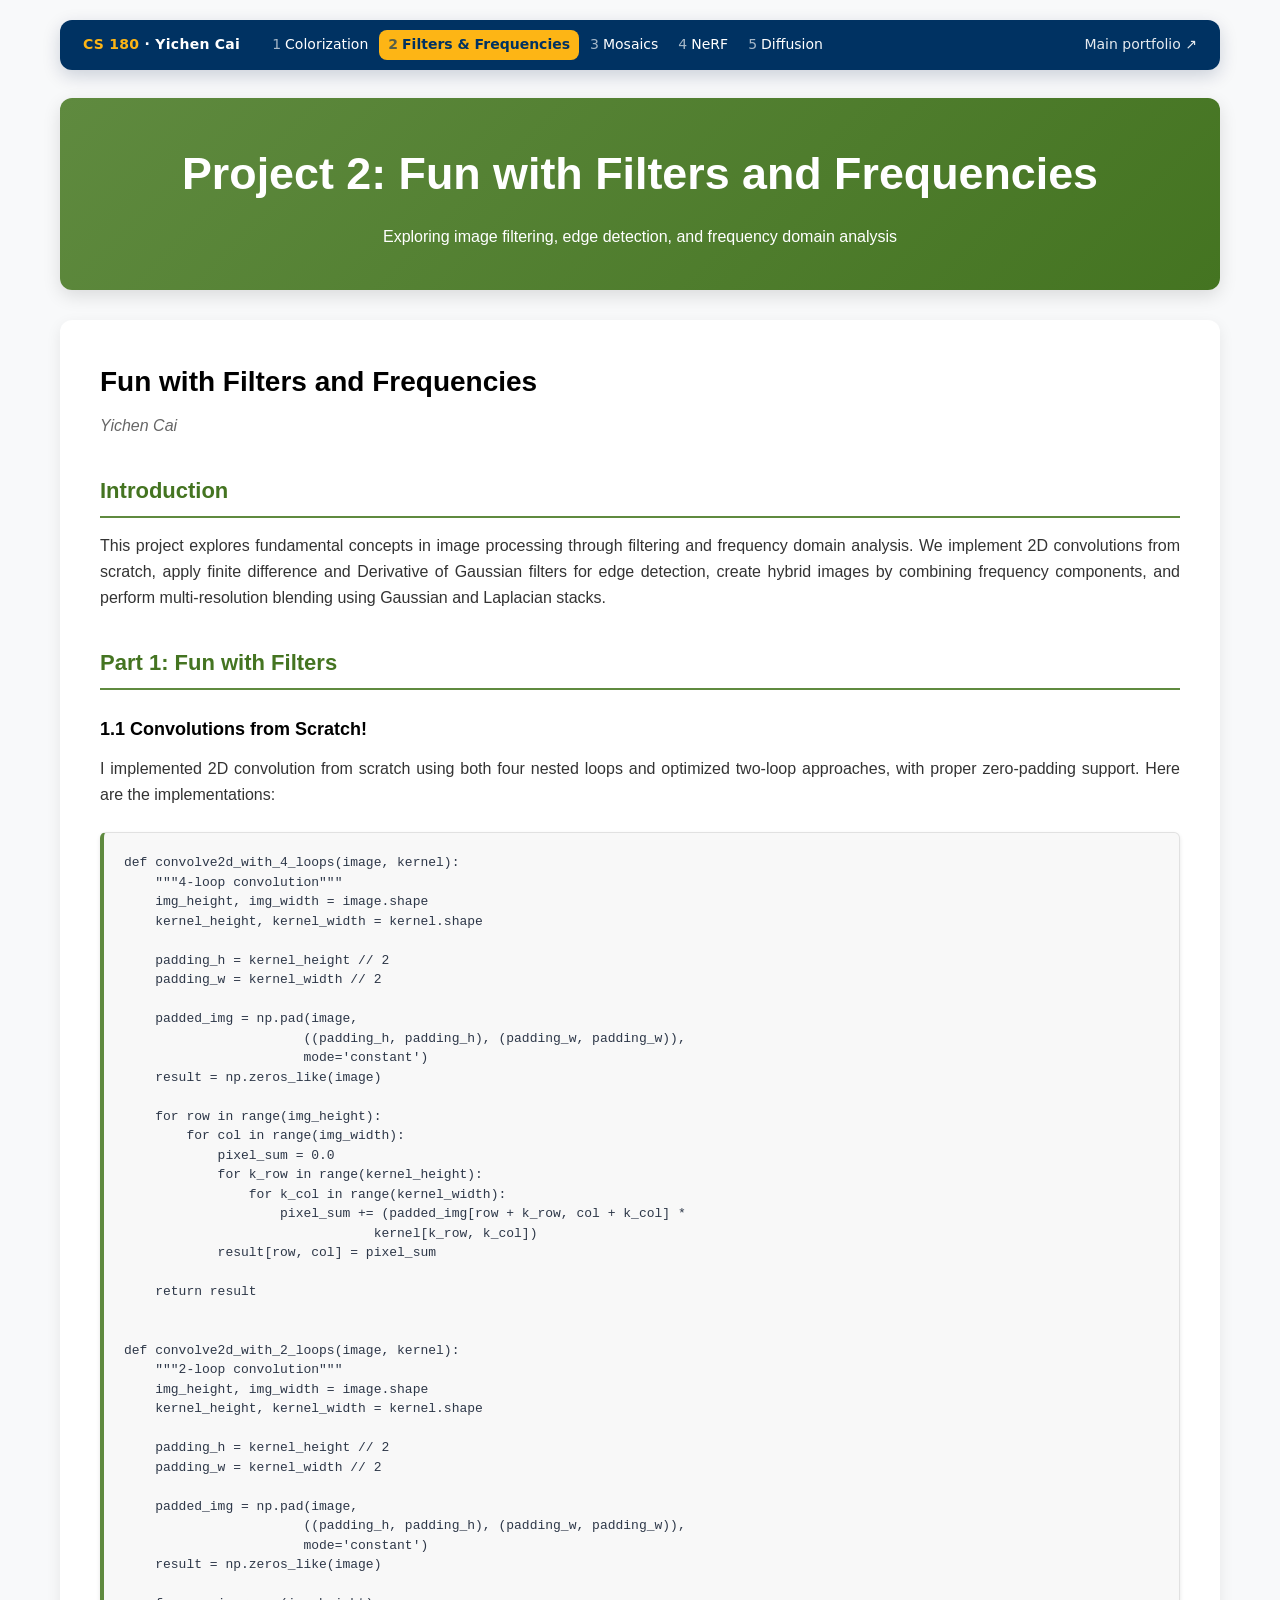
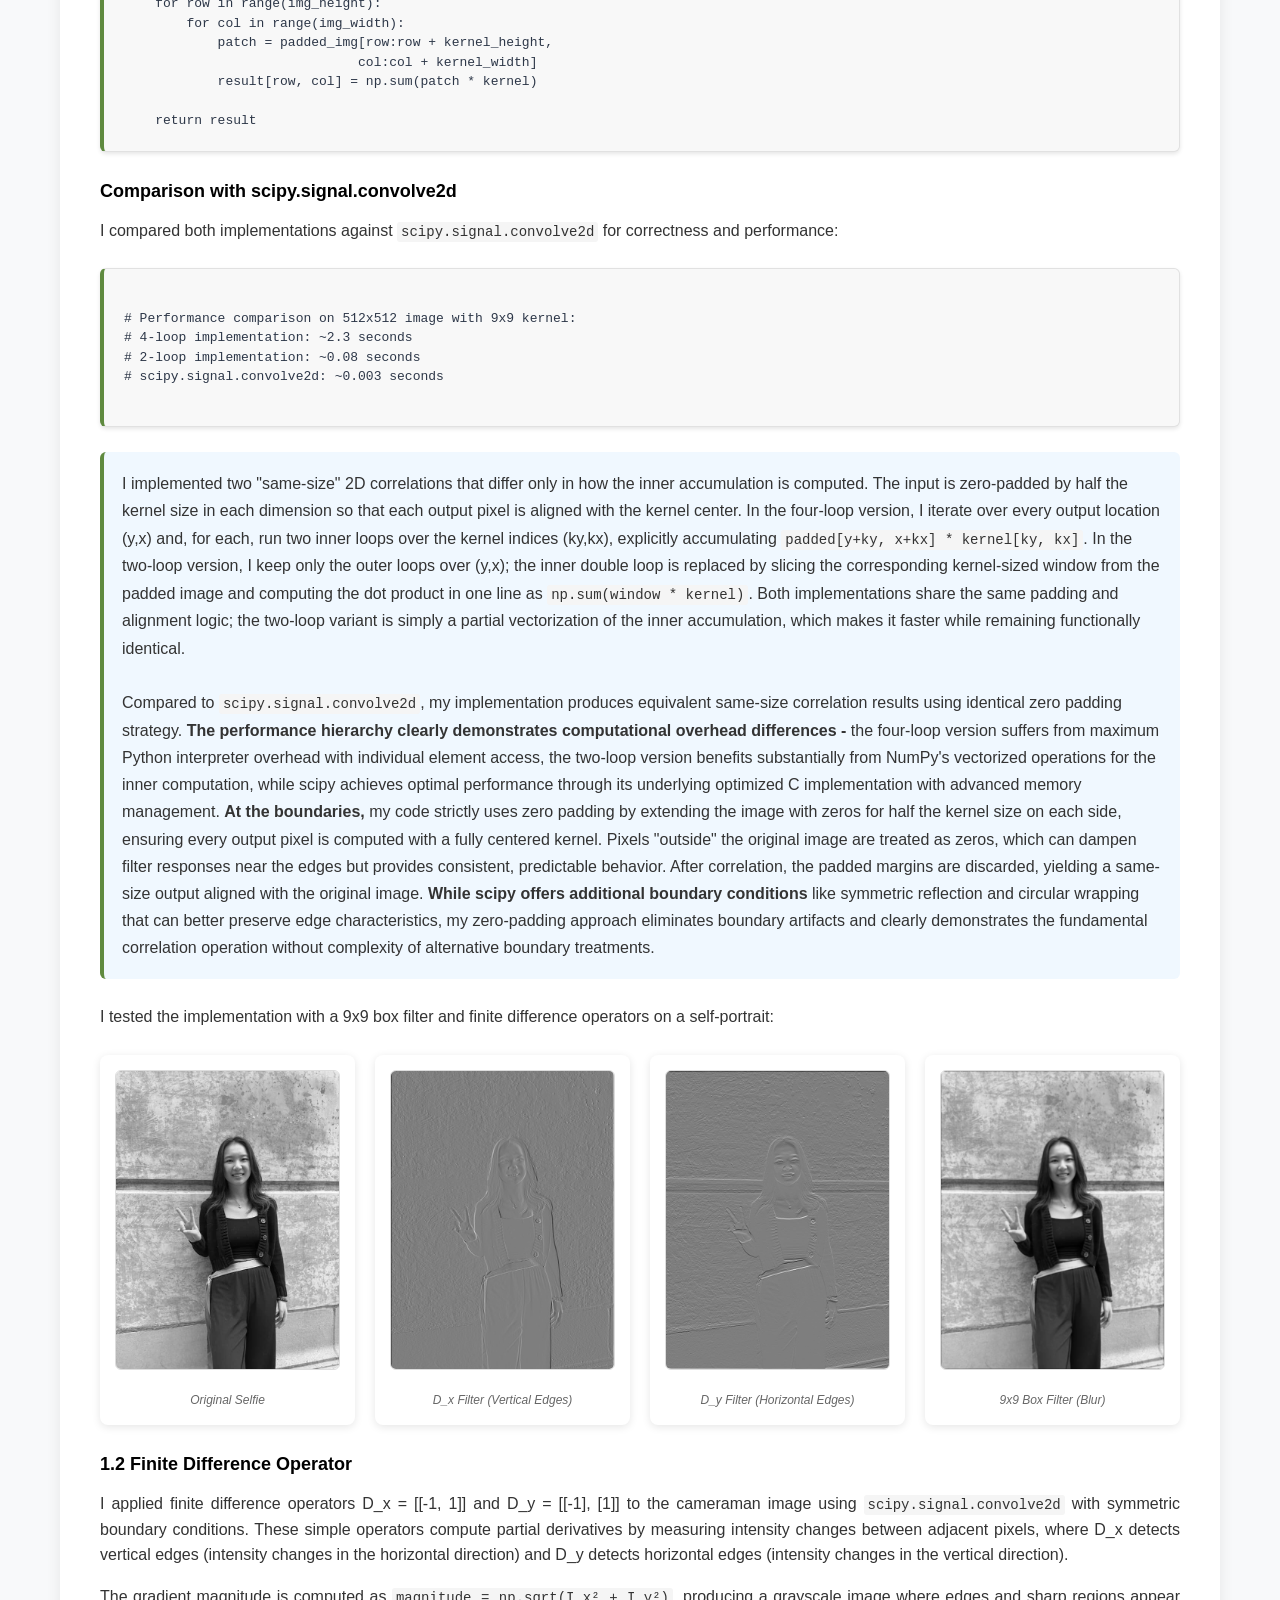
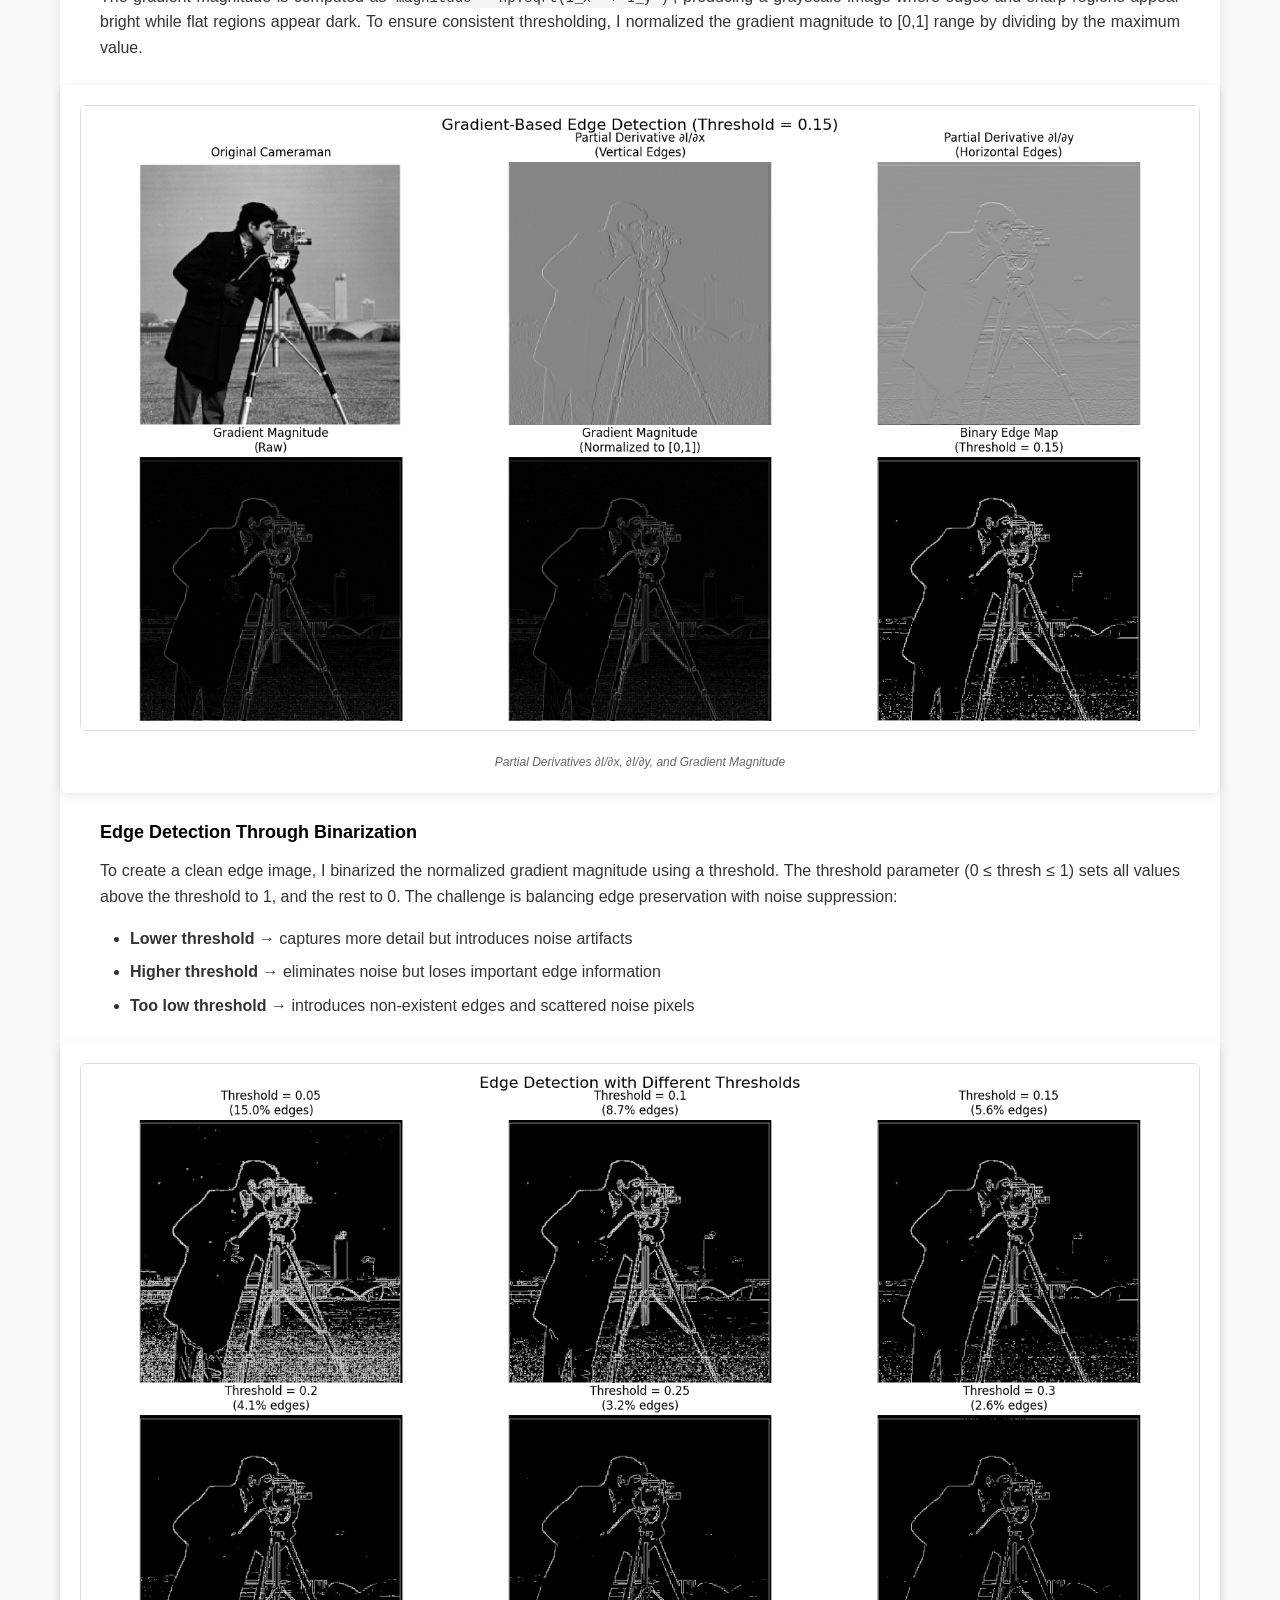
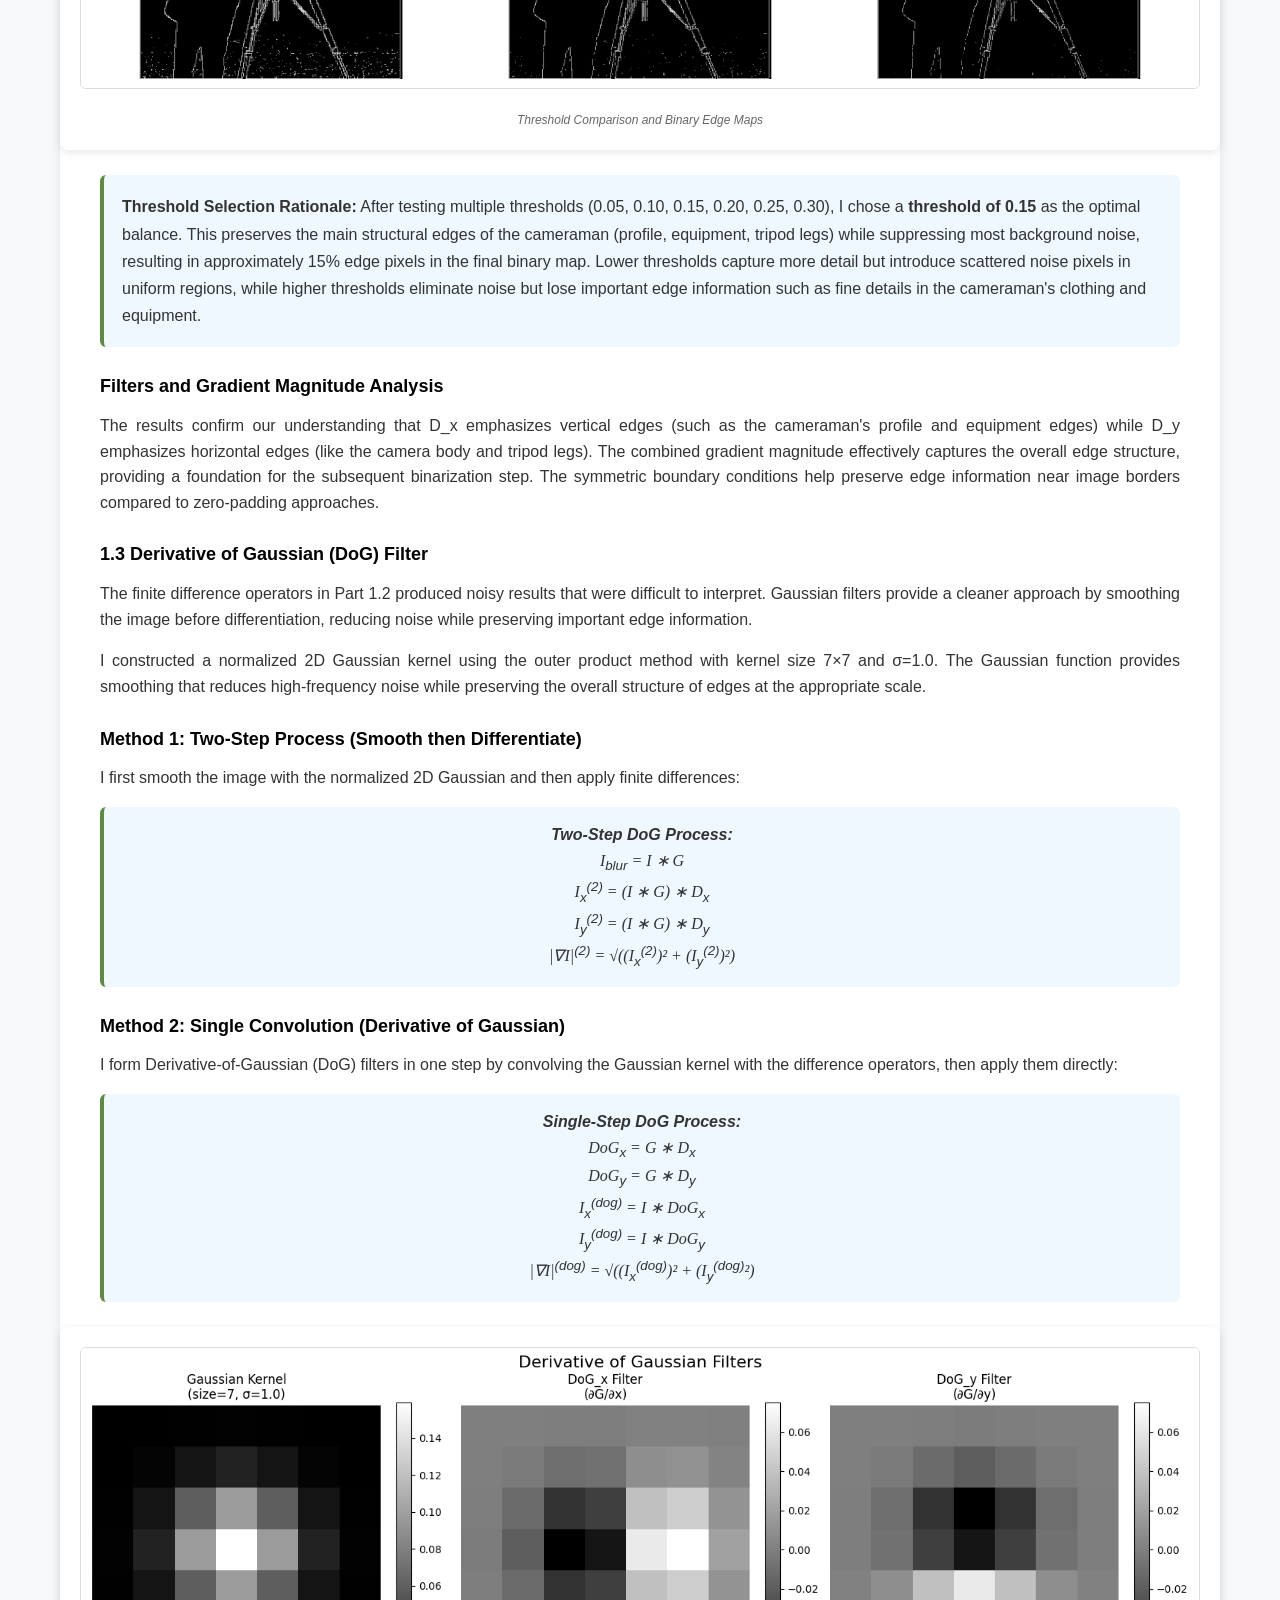
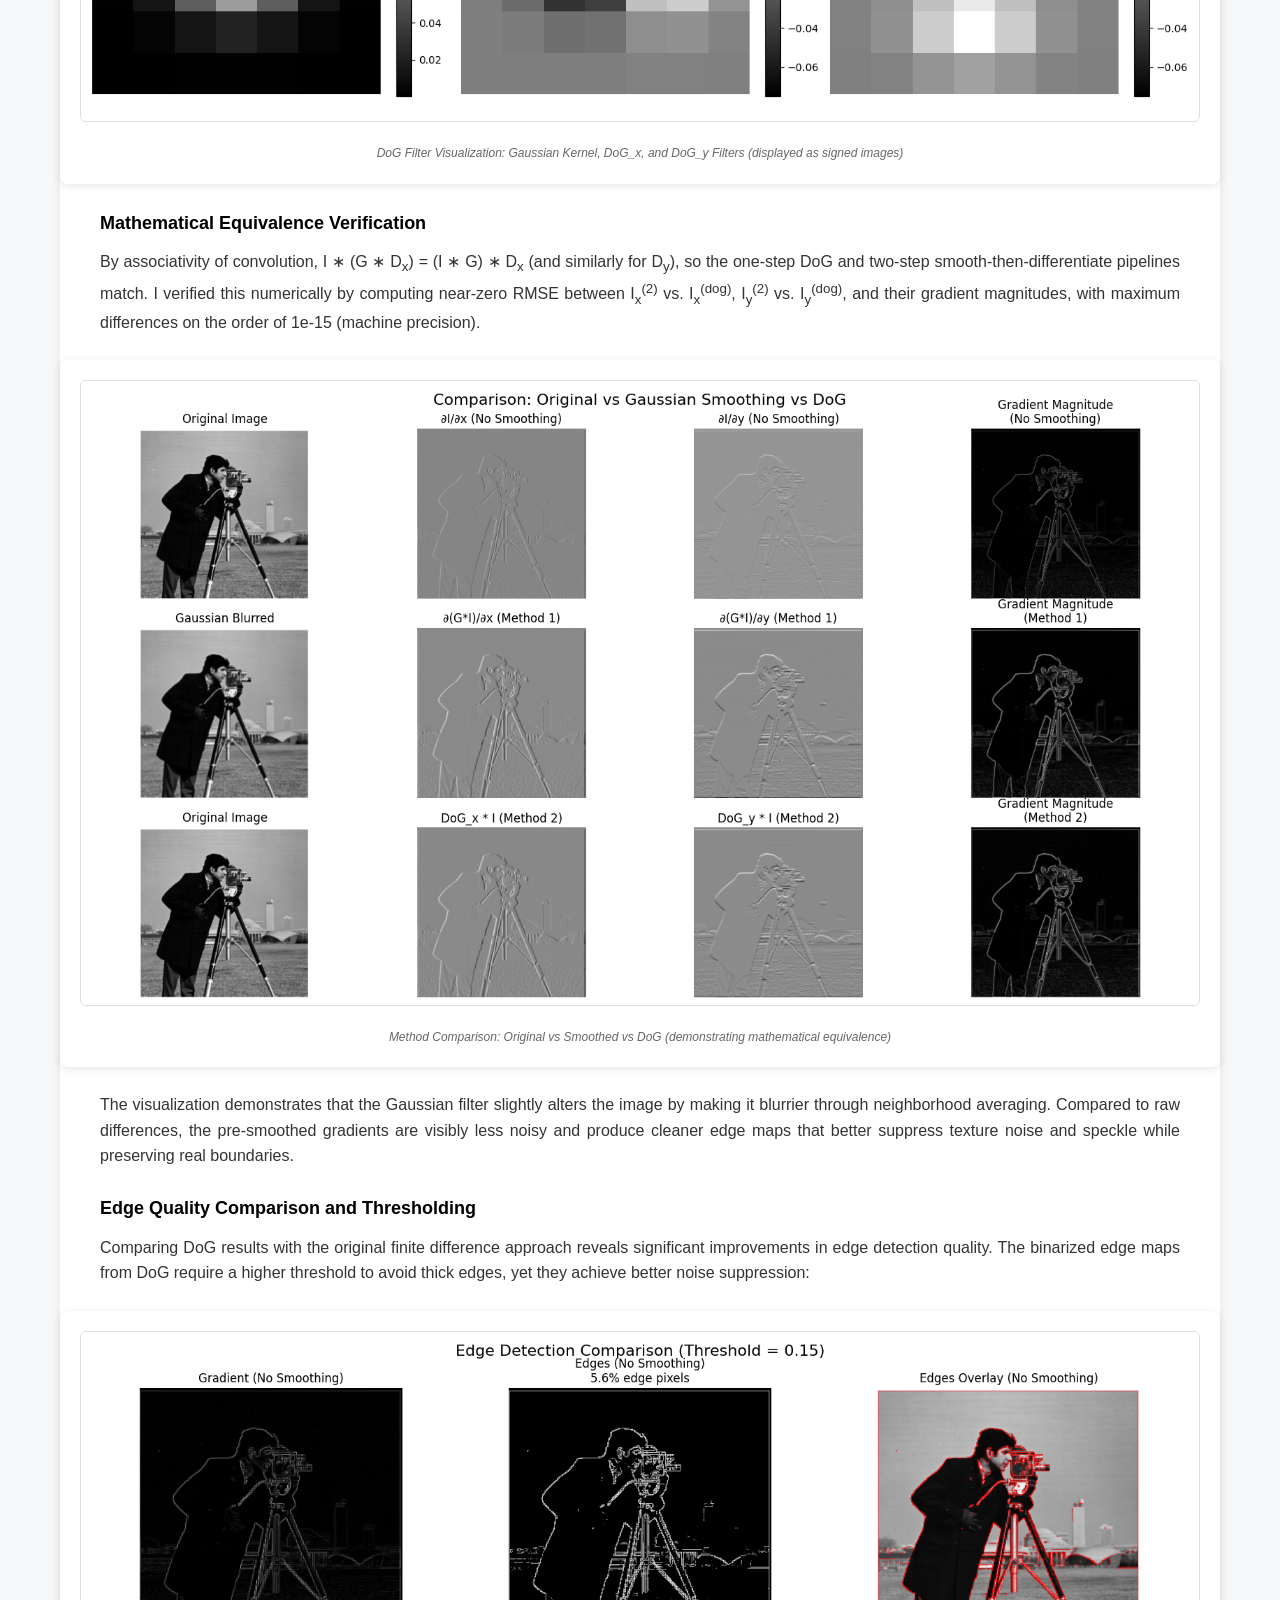
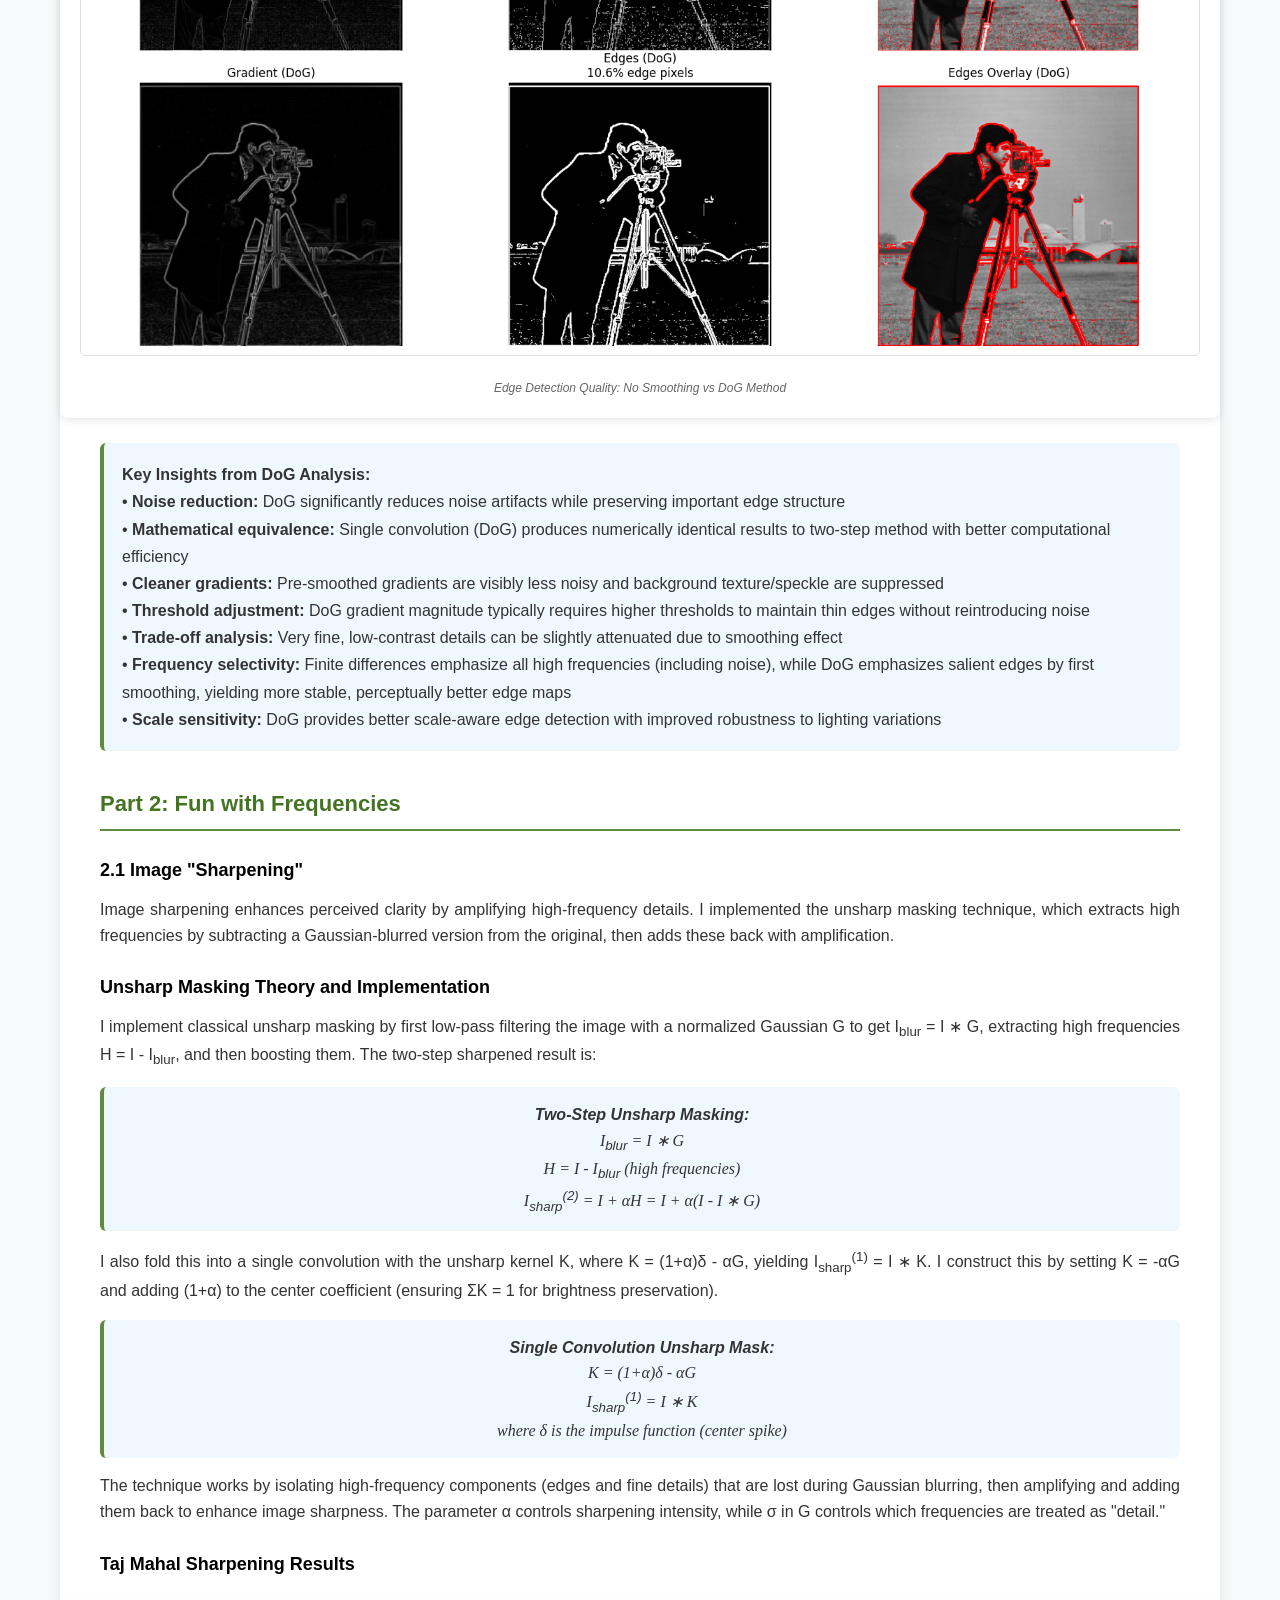
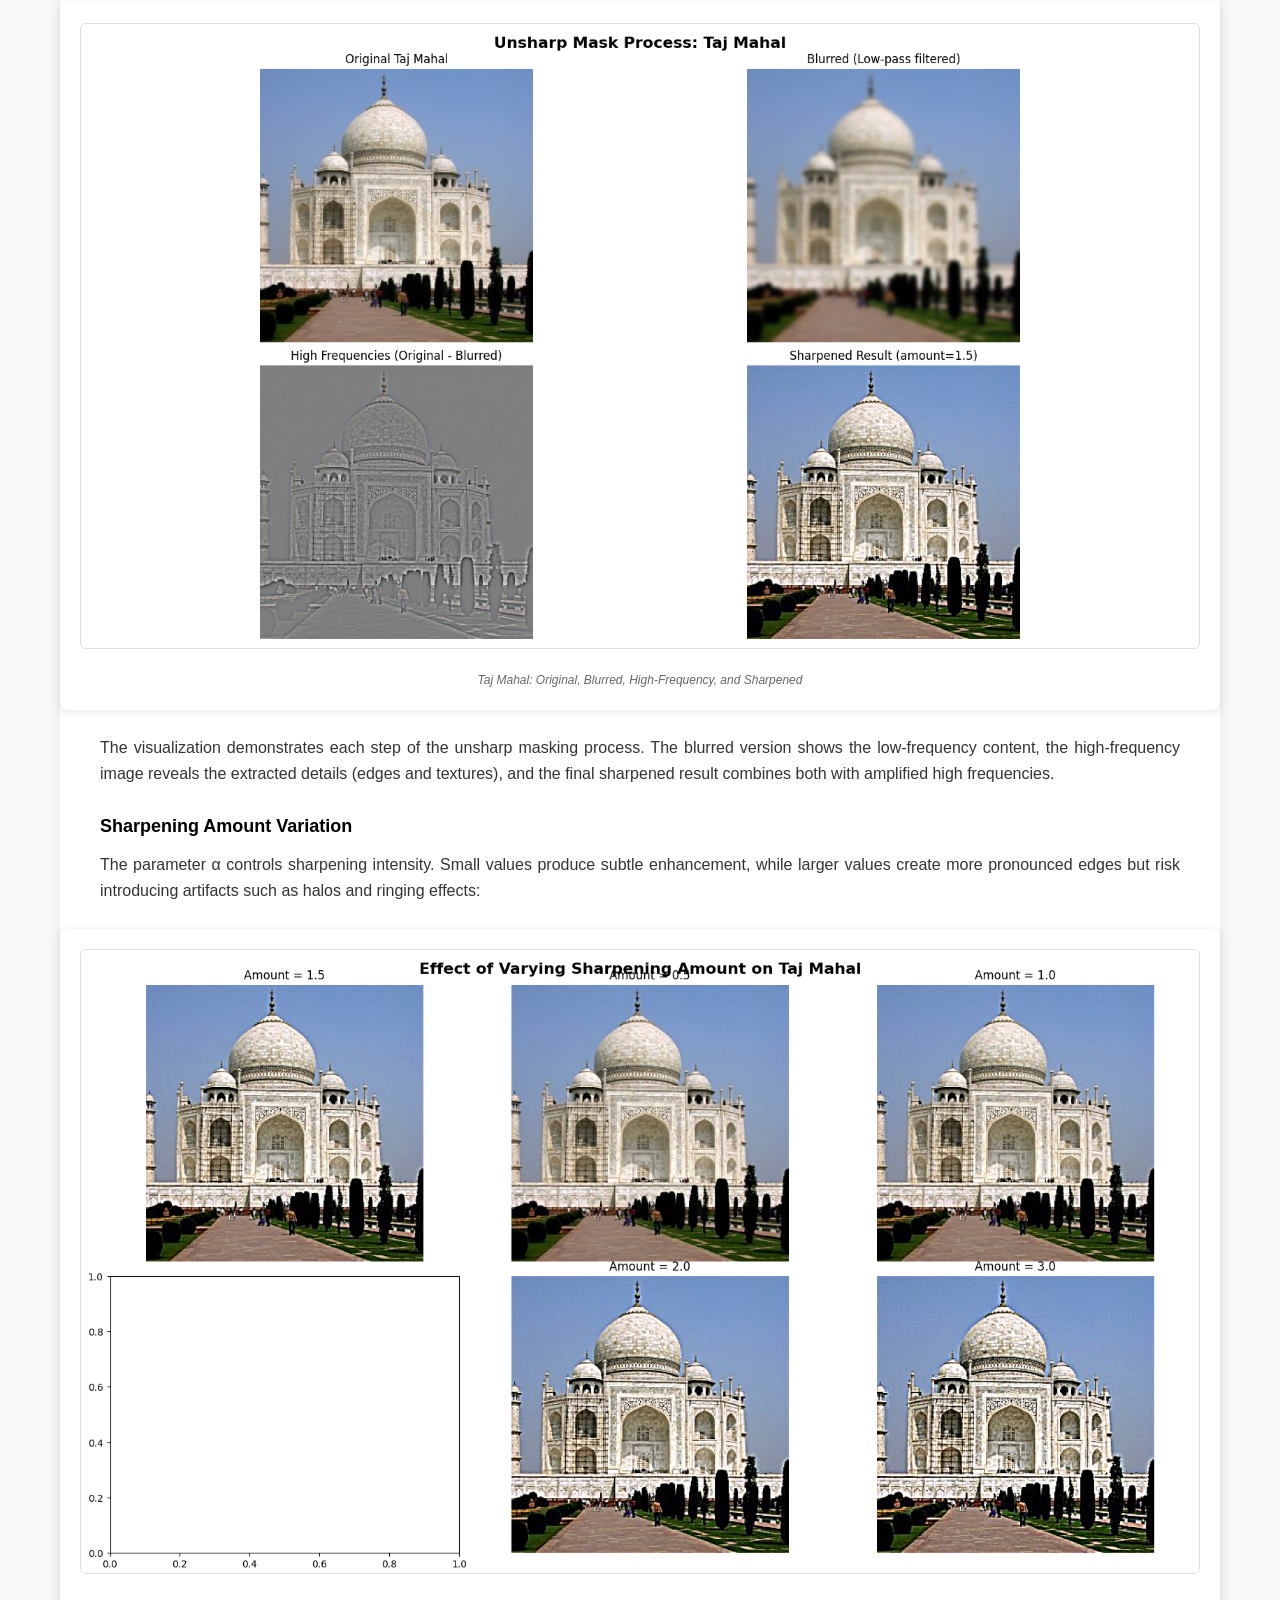
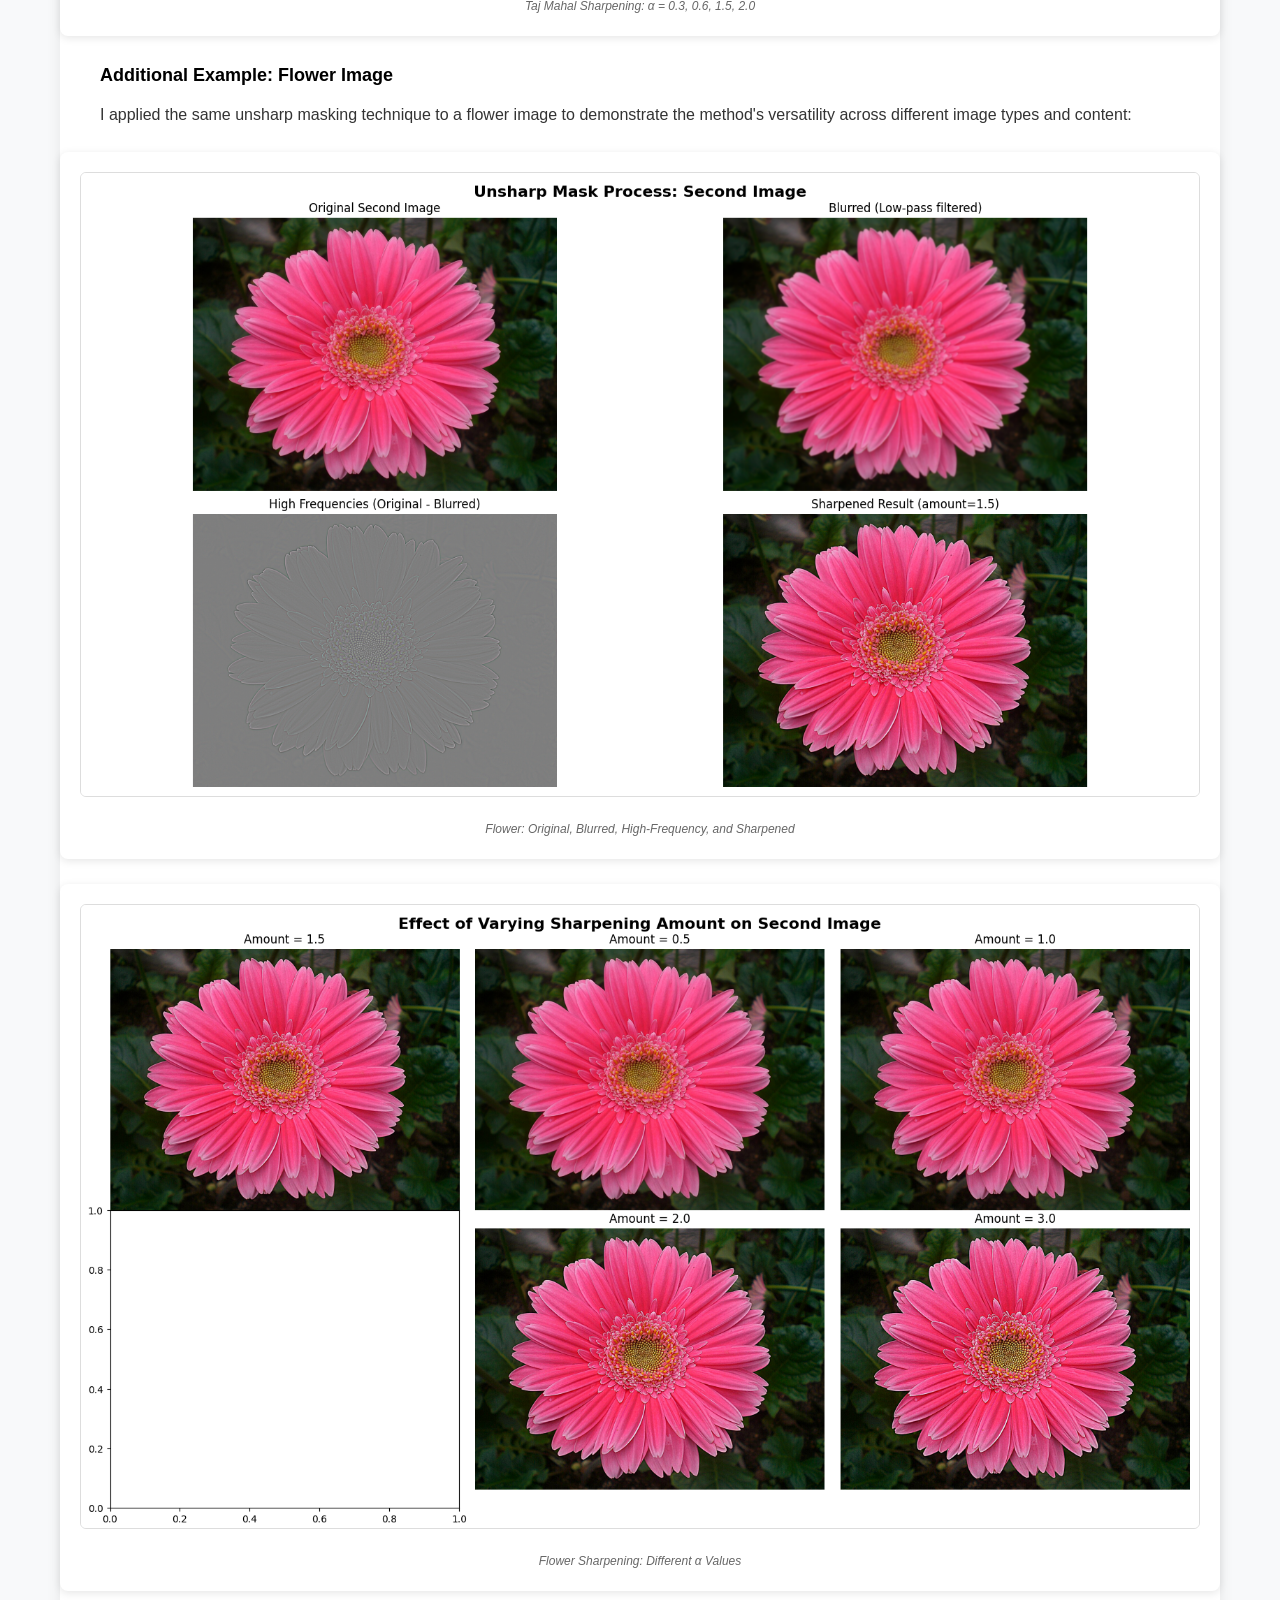
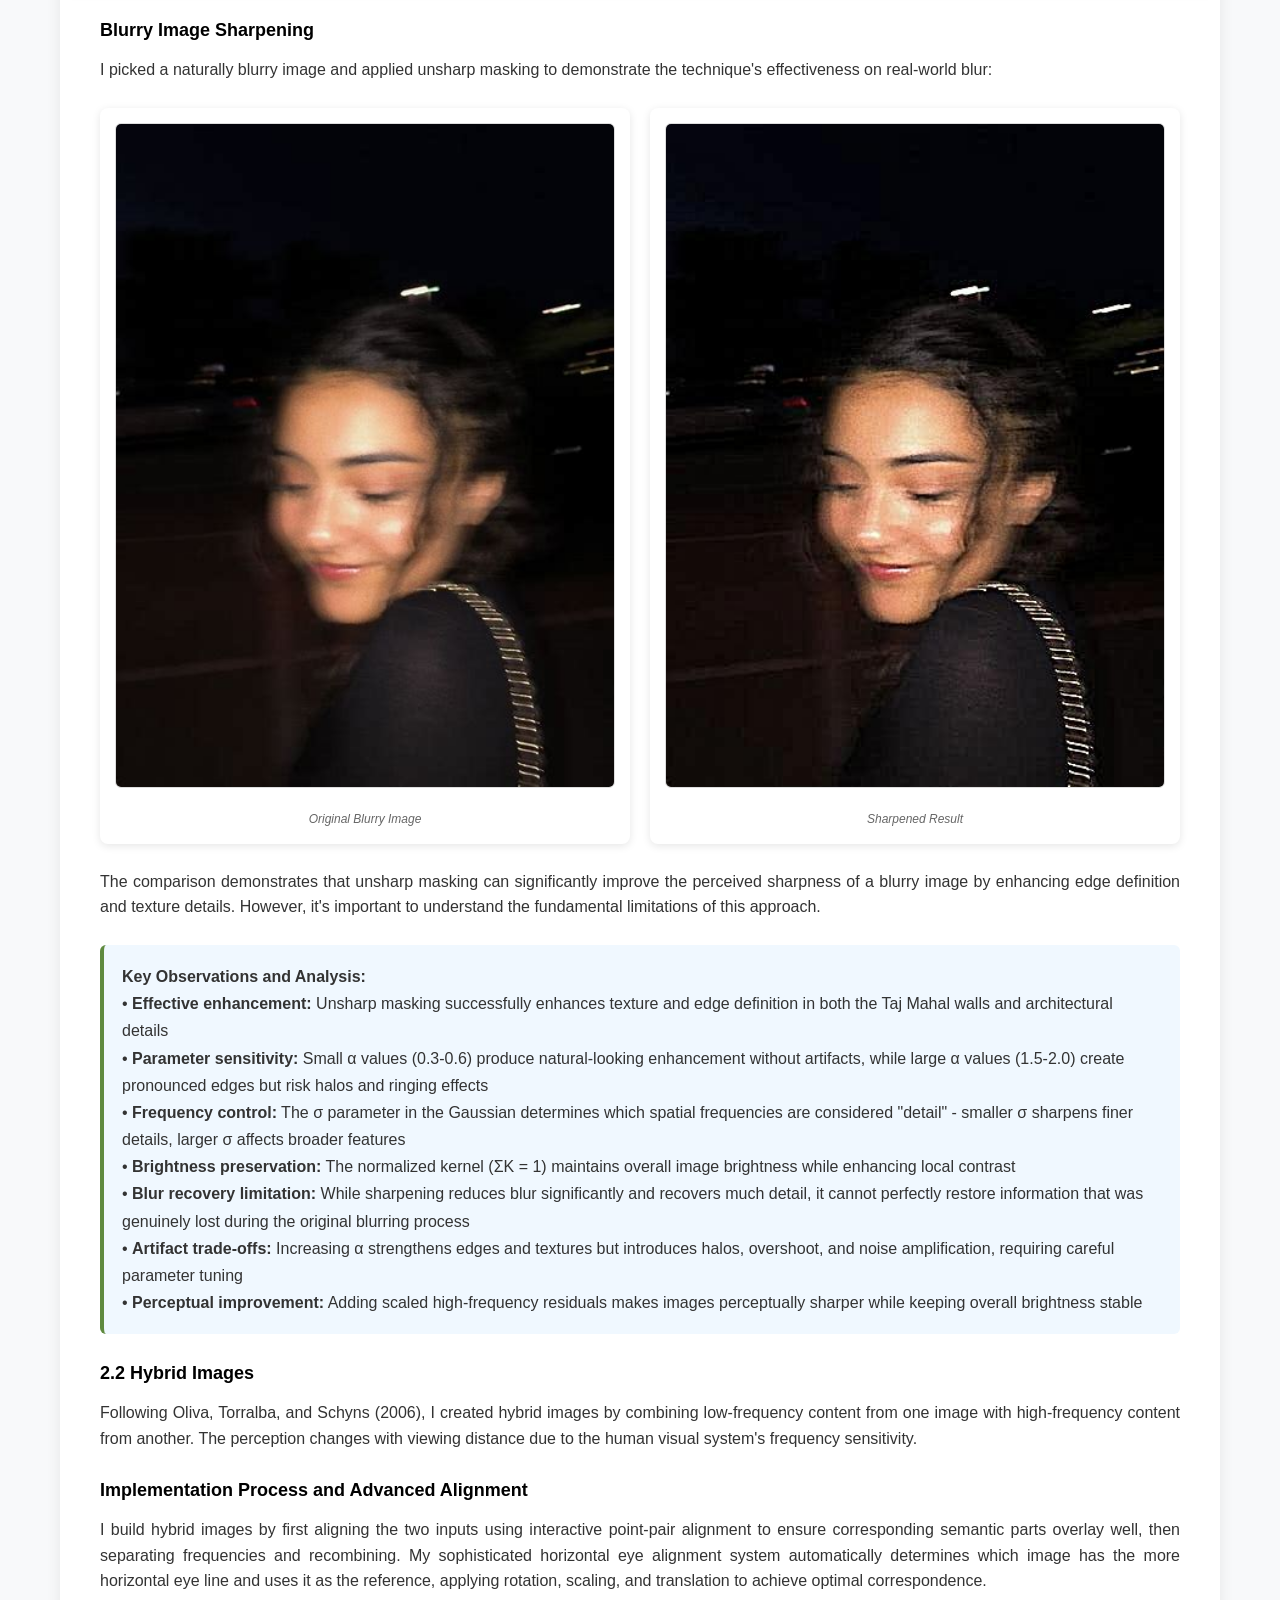
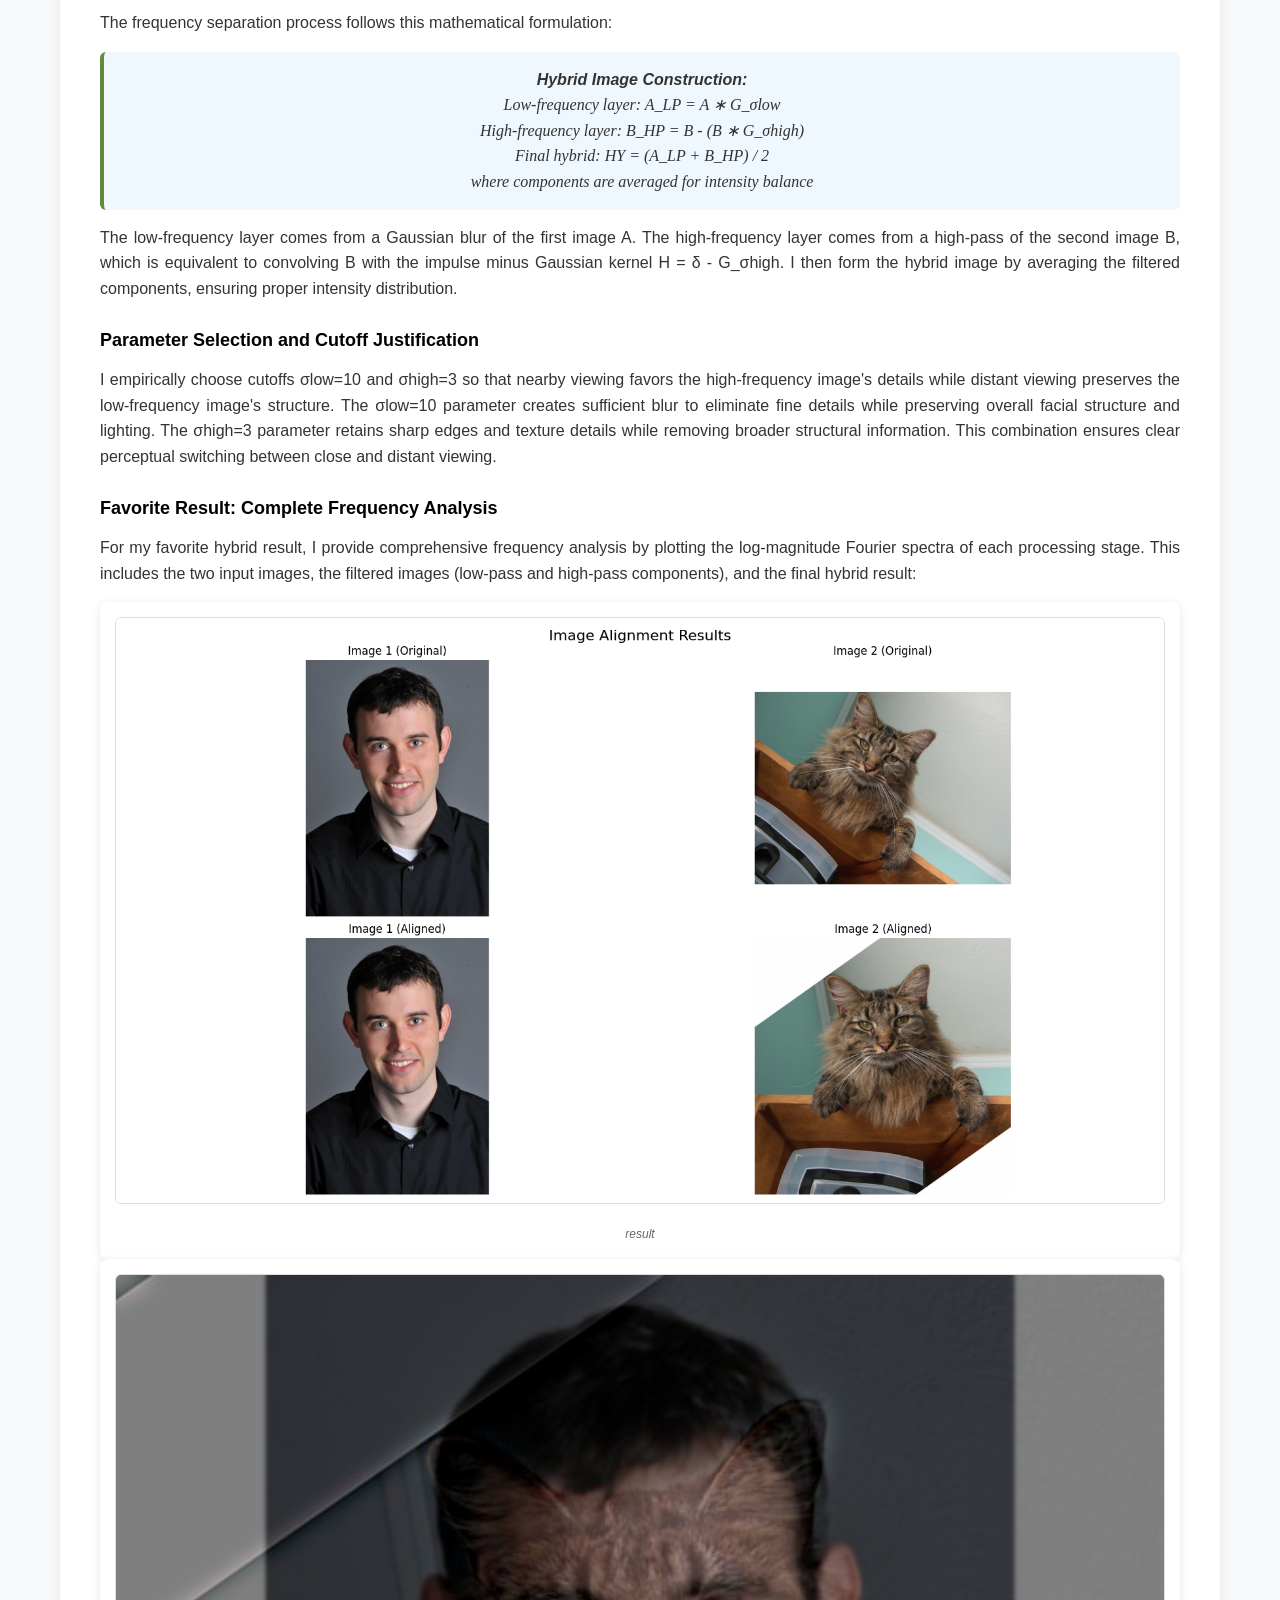
<file: project2.html>
<!DOCTYPE html>
<html lang="en">
<head>
  <meta charset="UTF-8">
  <title>Moved · Yichen Cai</title>
  <link rel="canonical" href="https://xiaocaiyidie676.github.io/cs180/project2.html">
  <meta http-equiv="refresh" content="0; url=cs180/project2.html">
</head>
<body><p>This page moved to <a href="cs180/project2.html">cs180/project2.html</a>.</p></body>
</html>
</file>
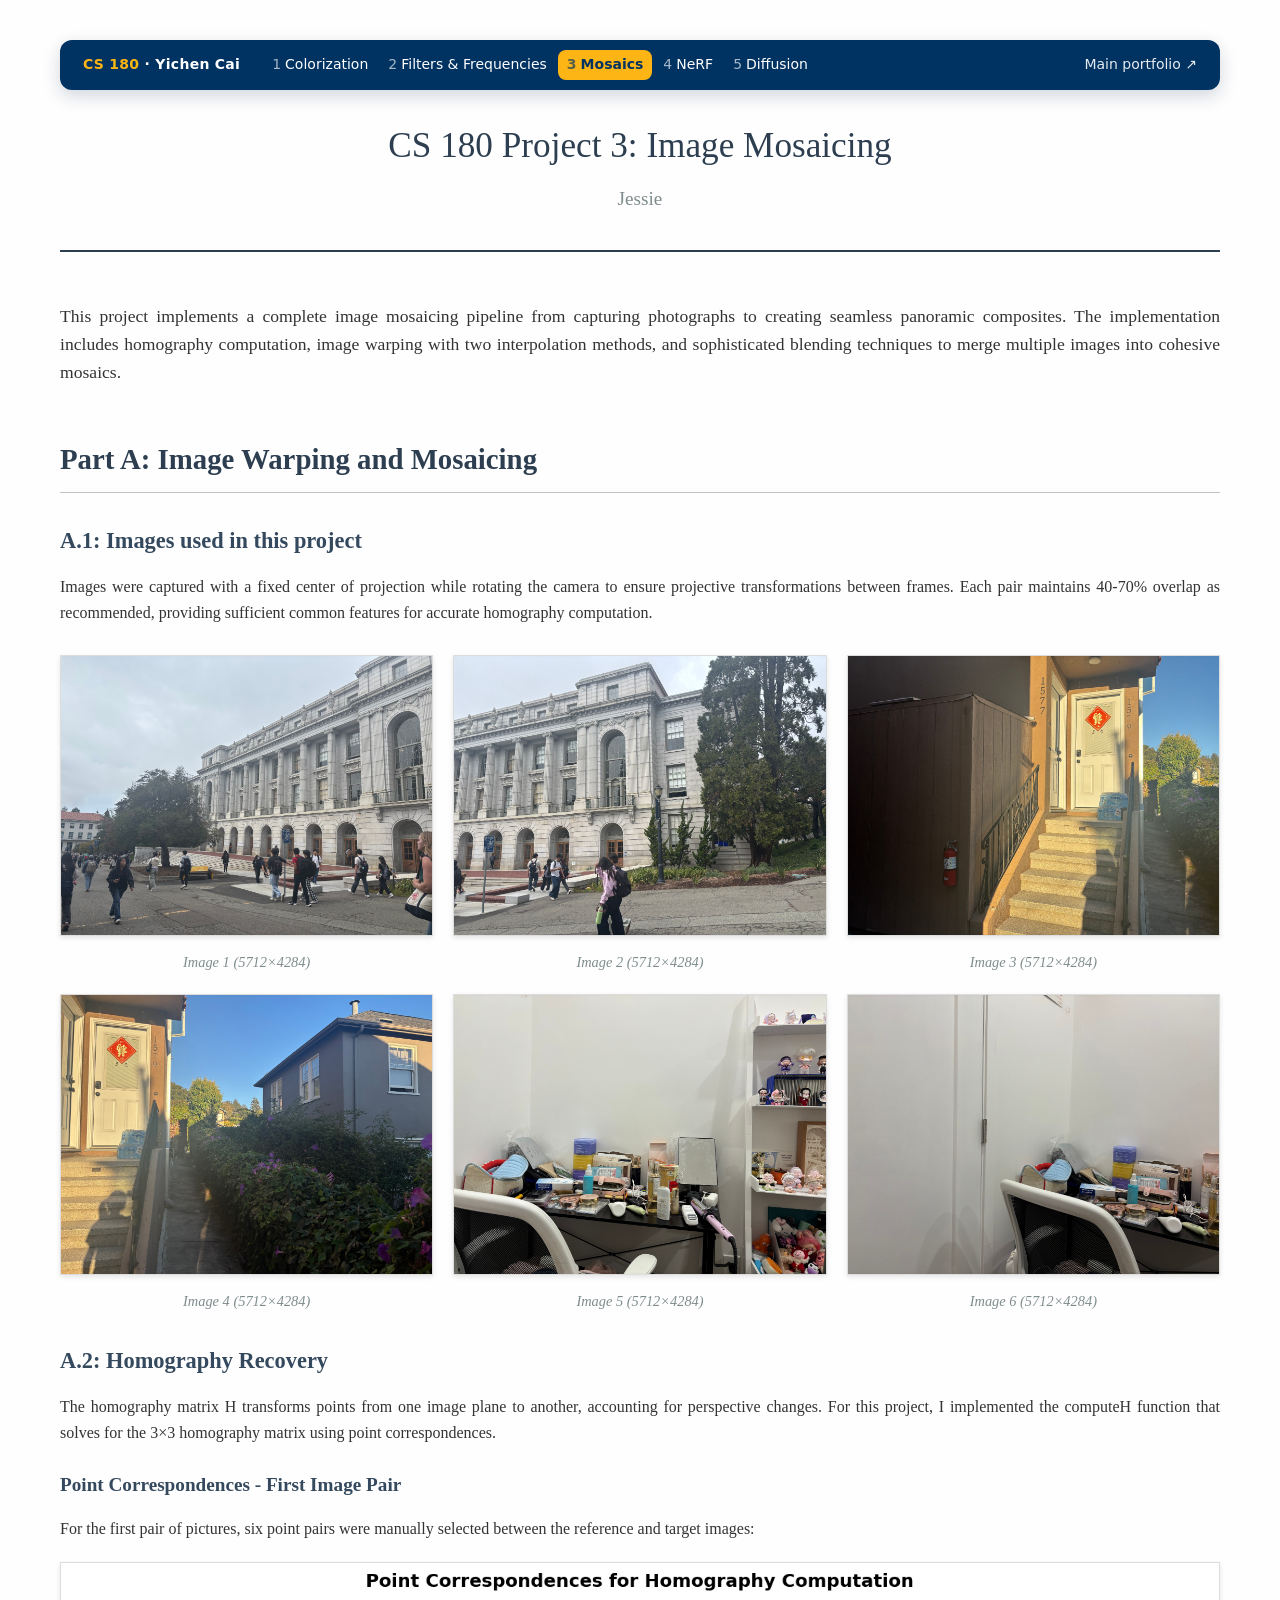
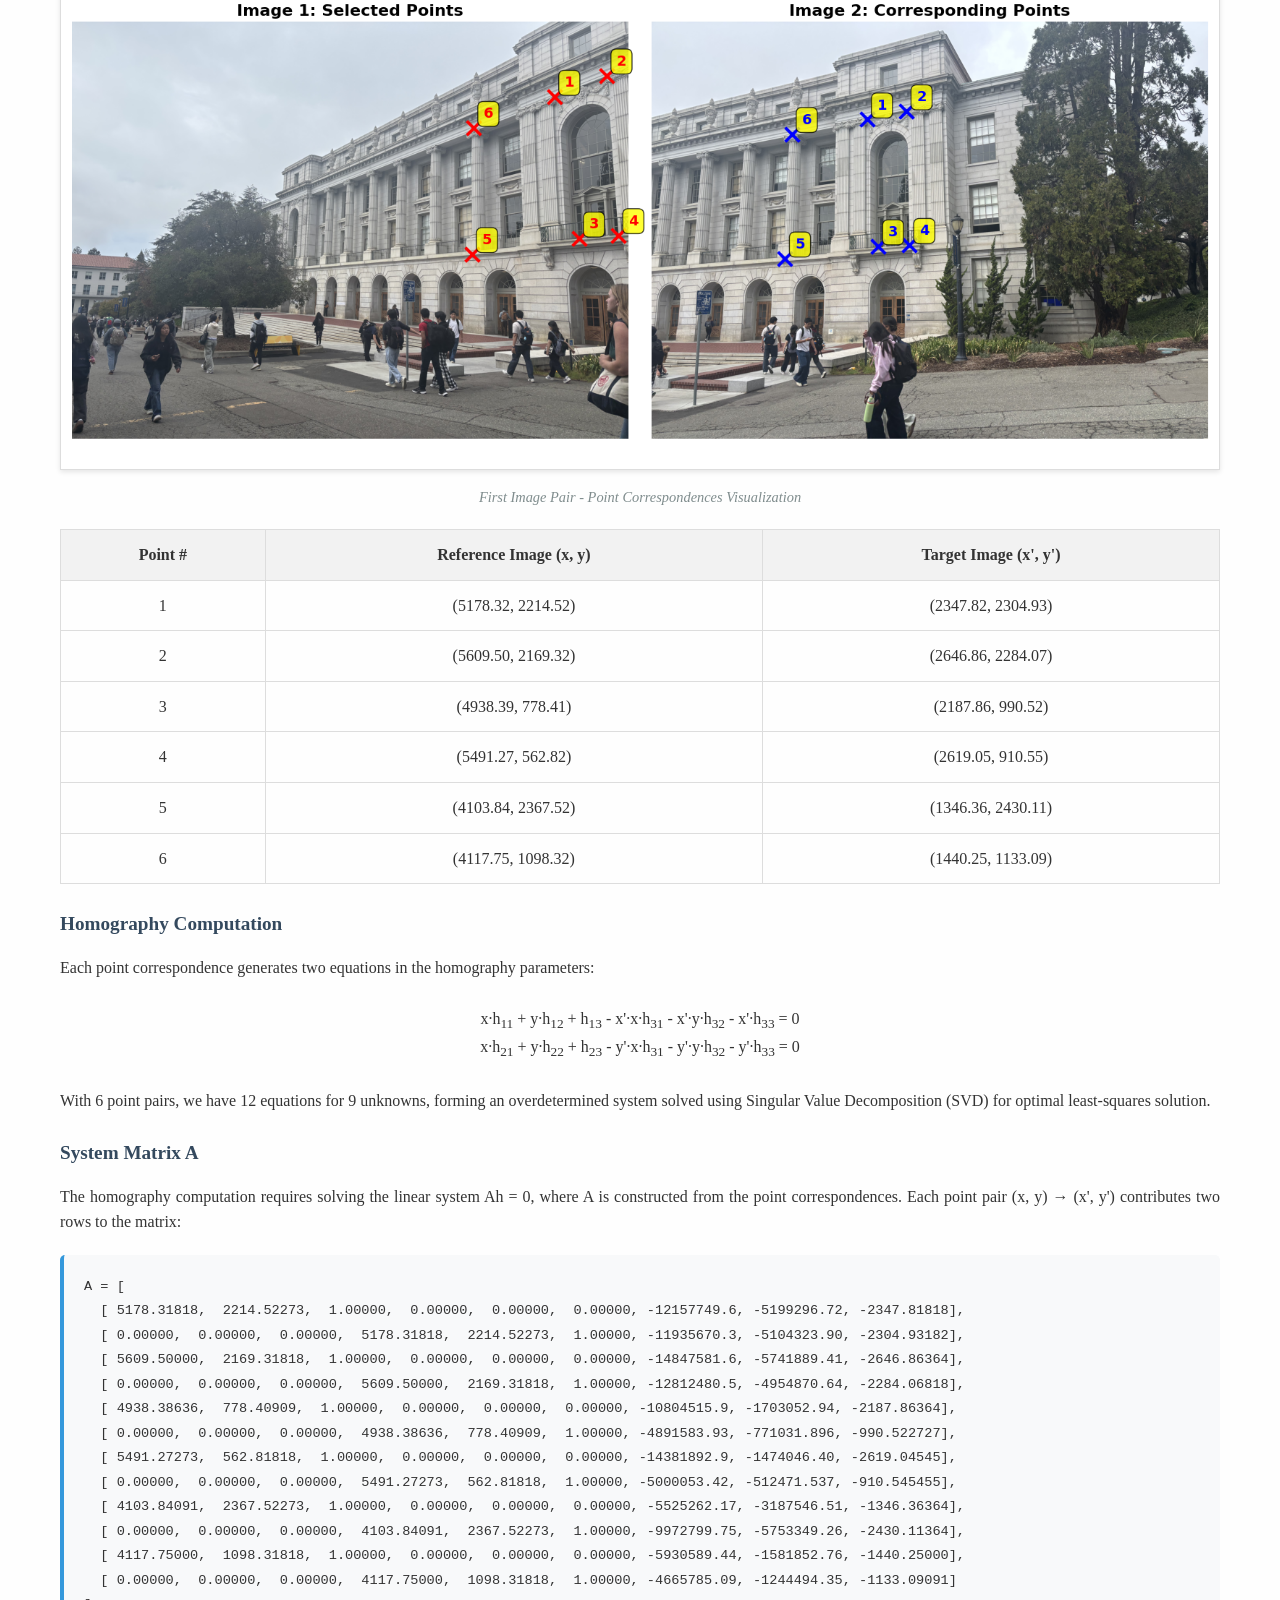
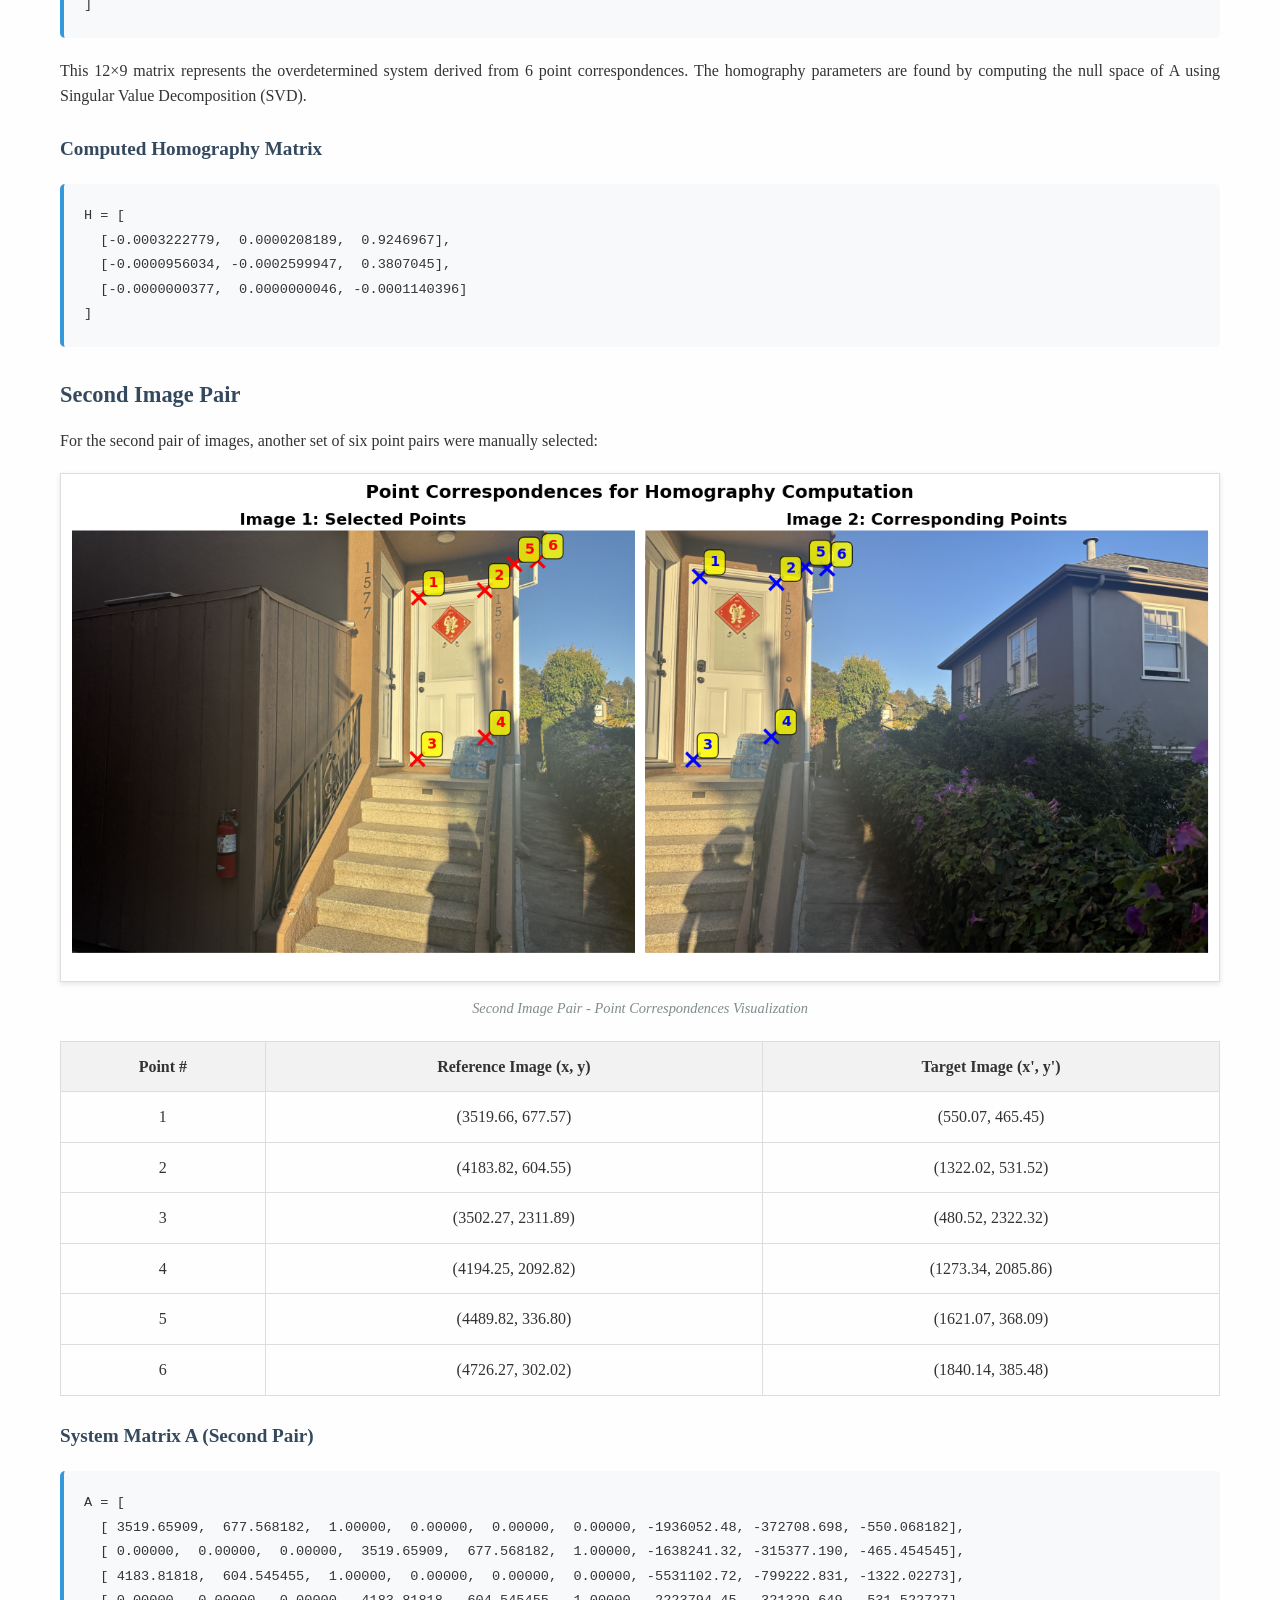
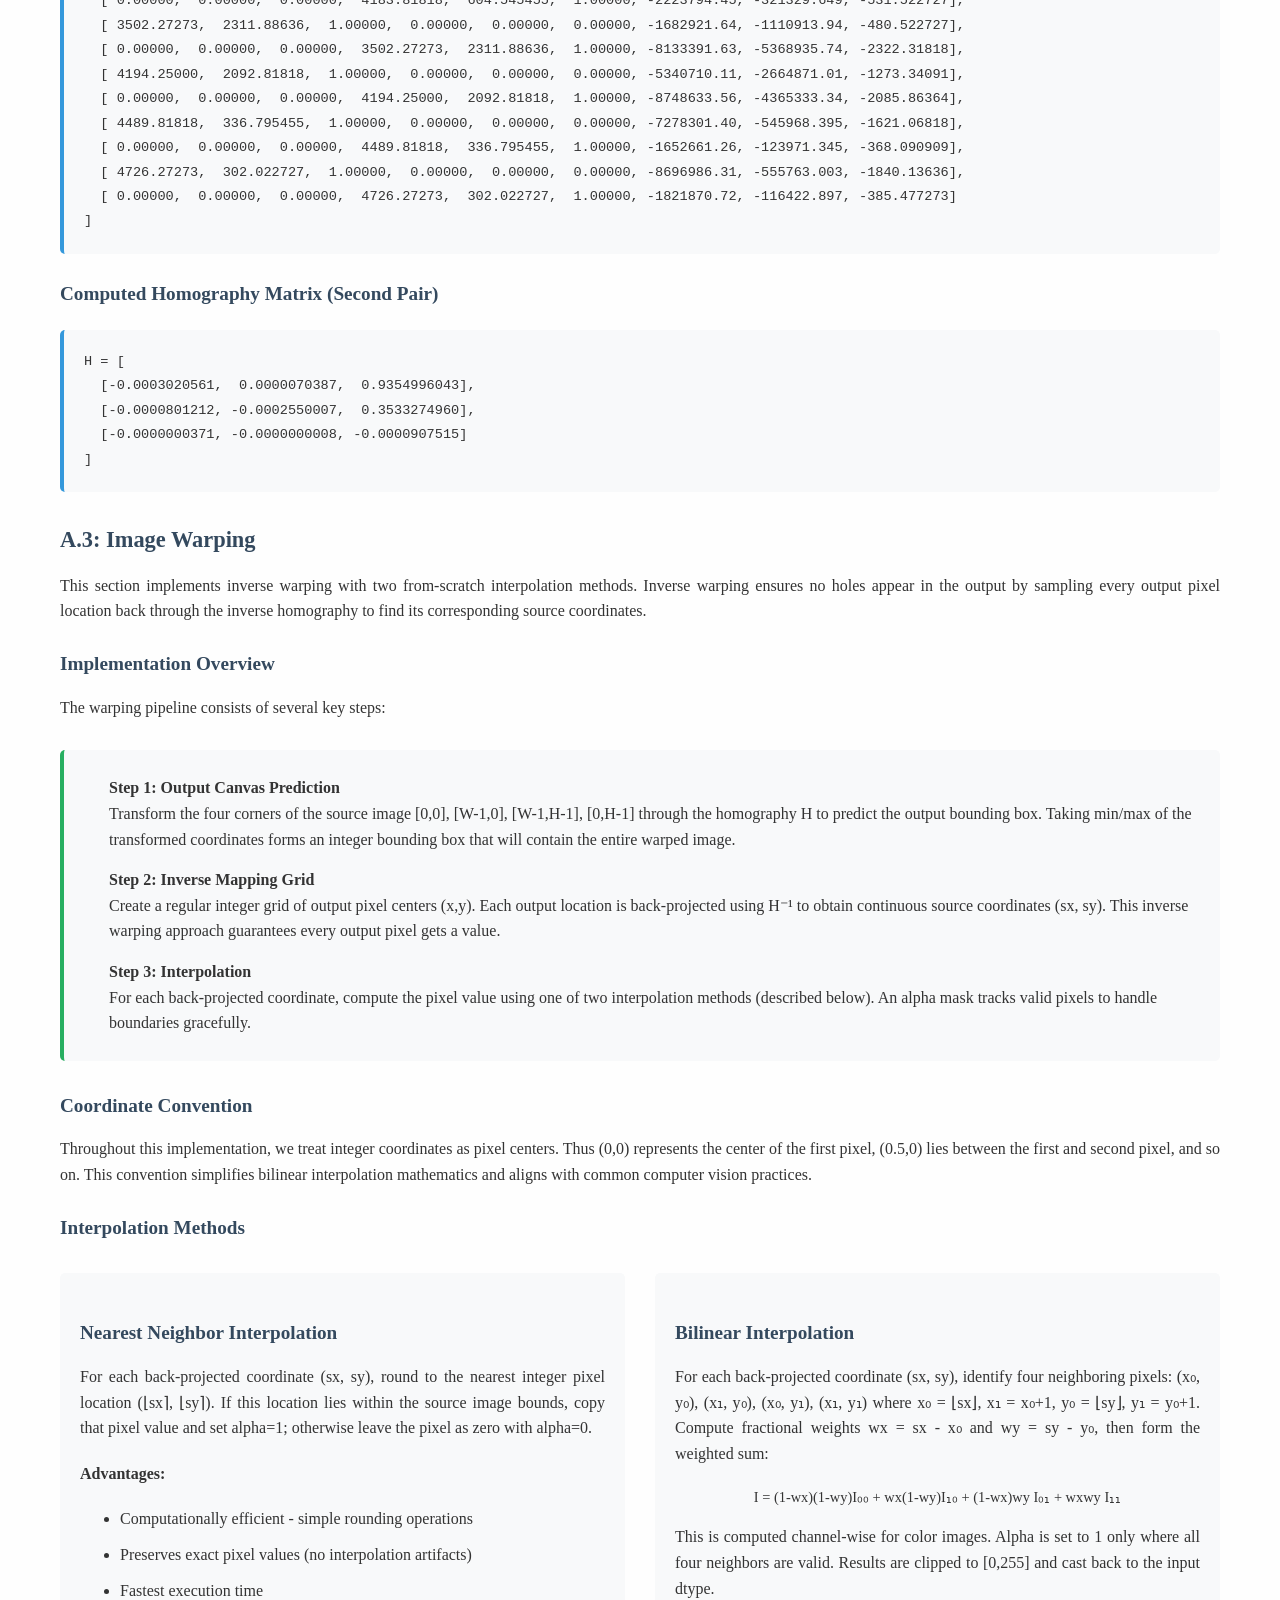
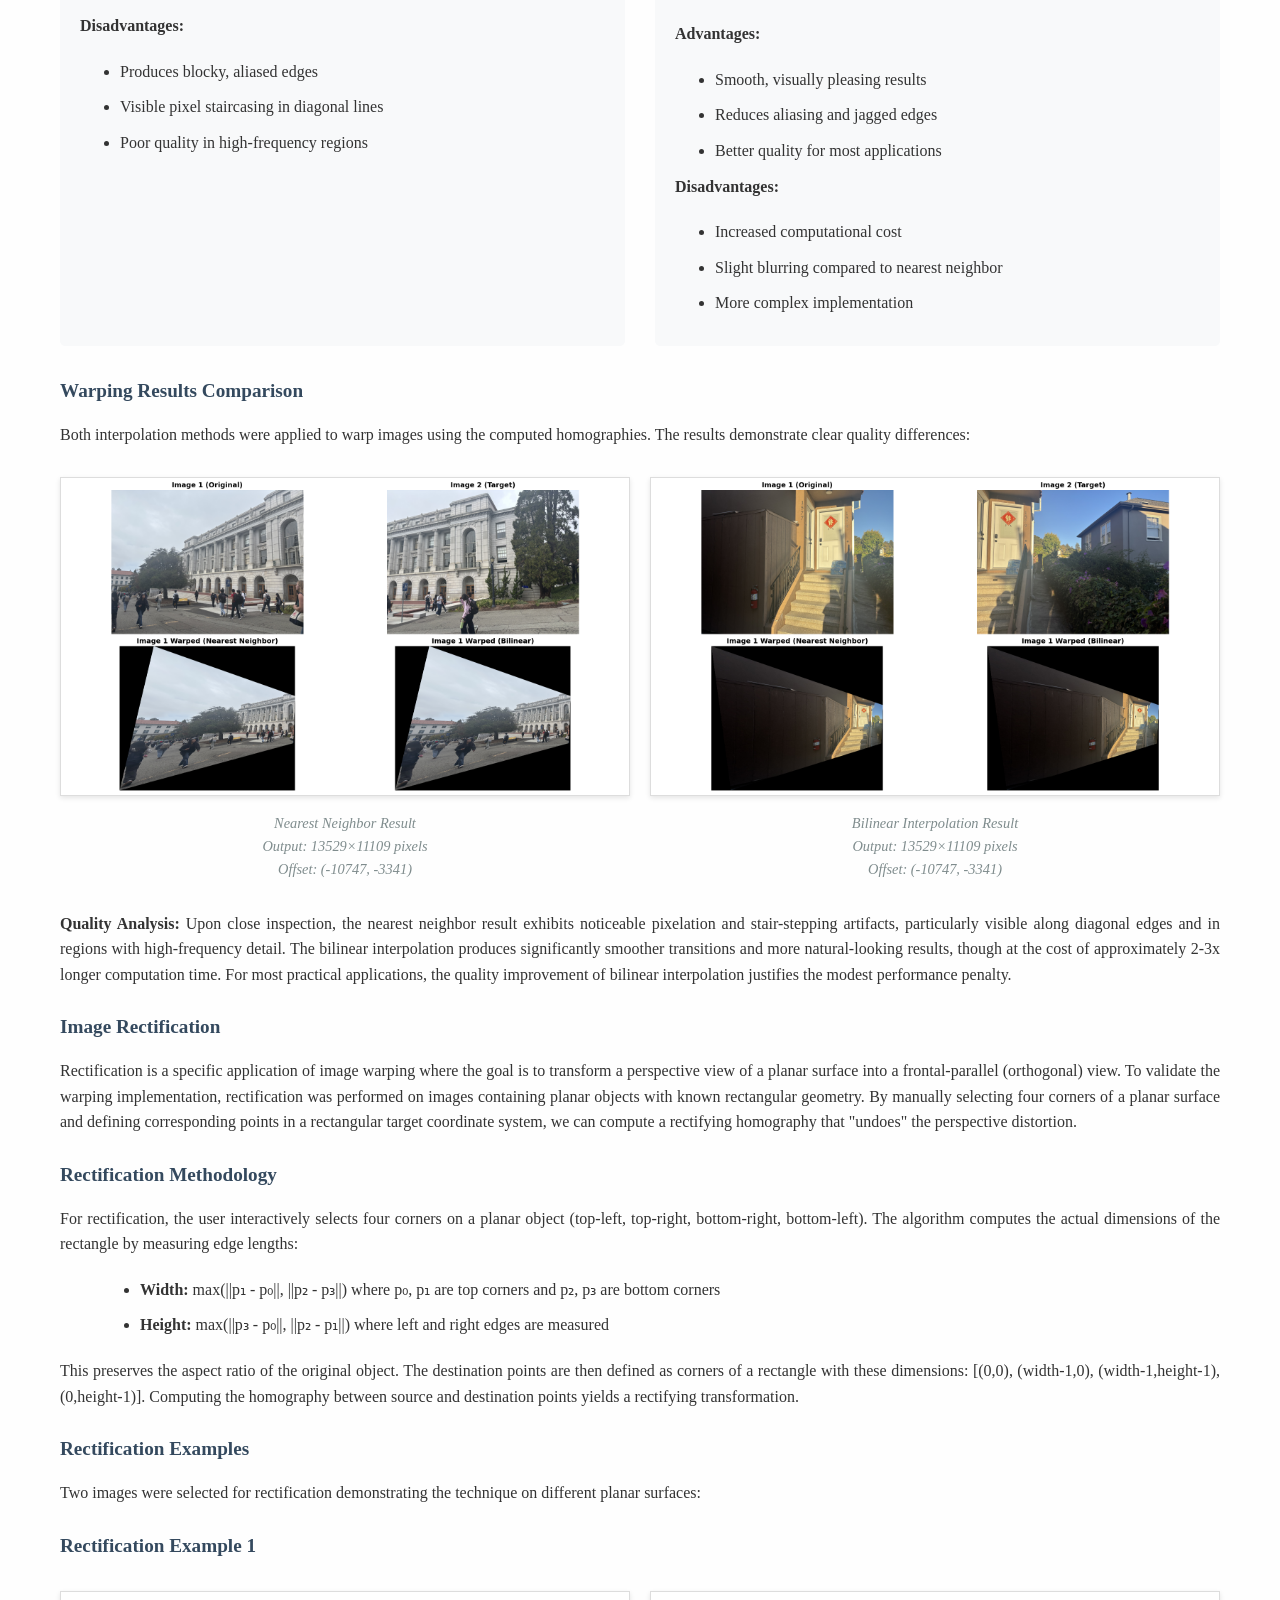
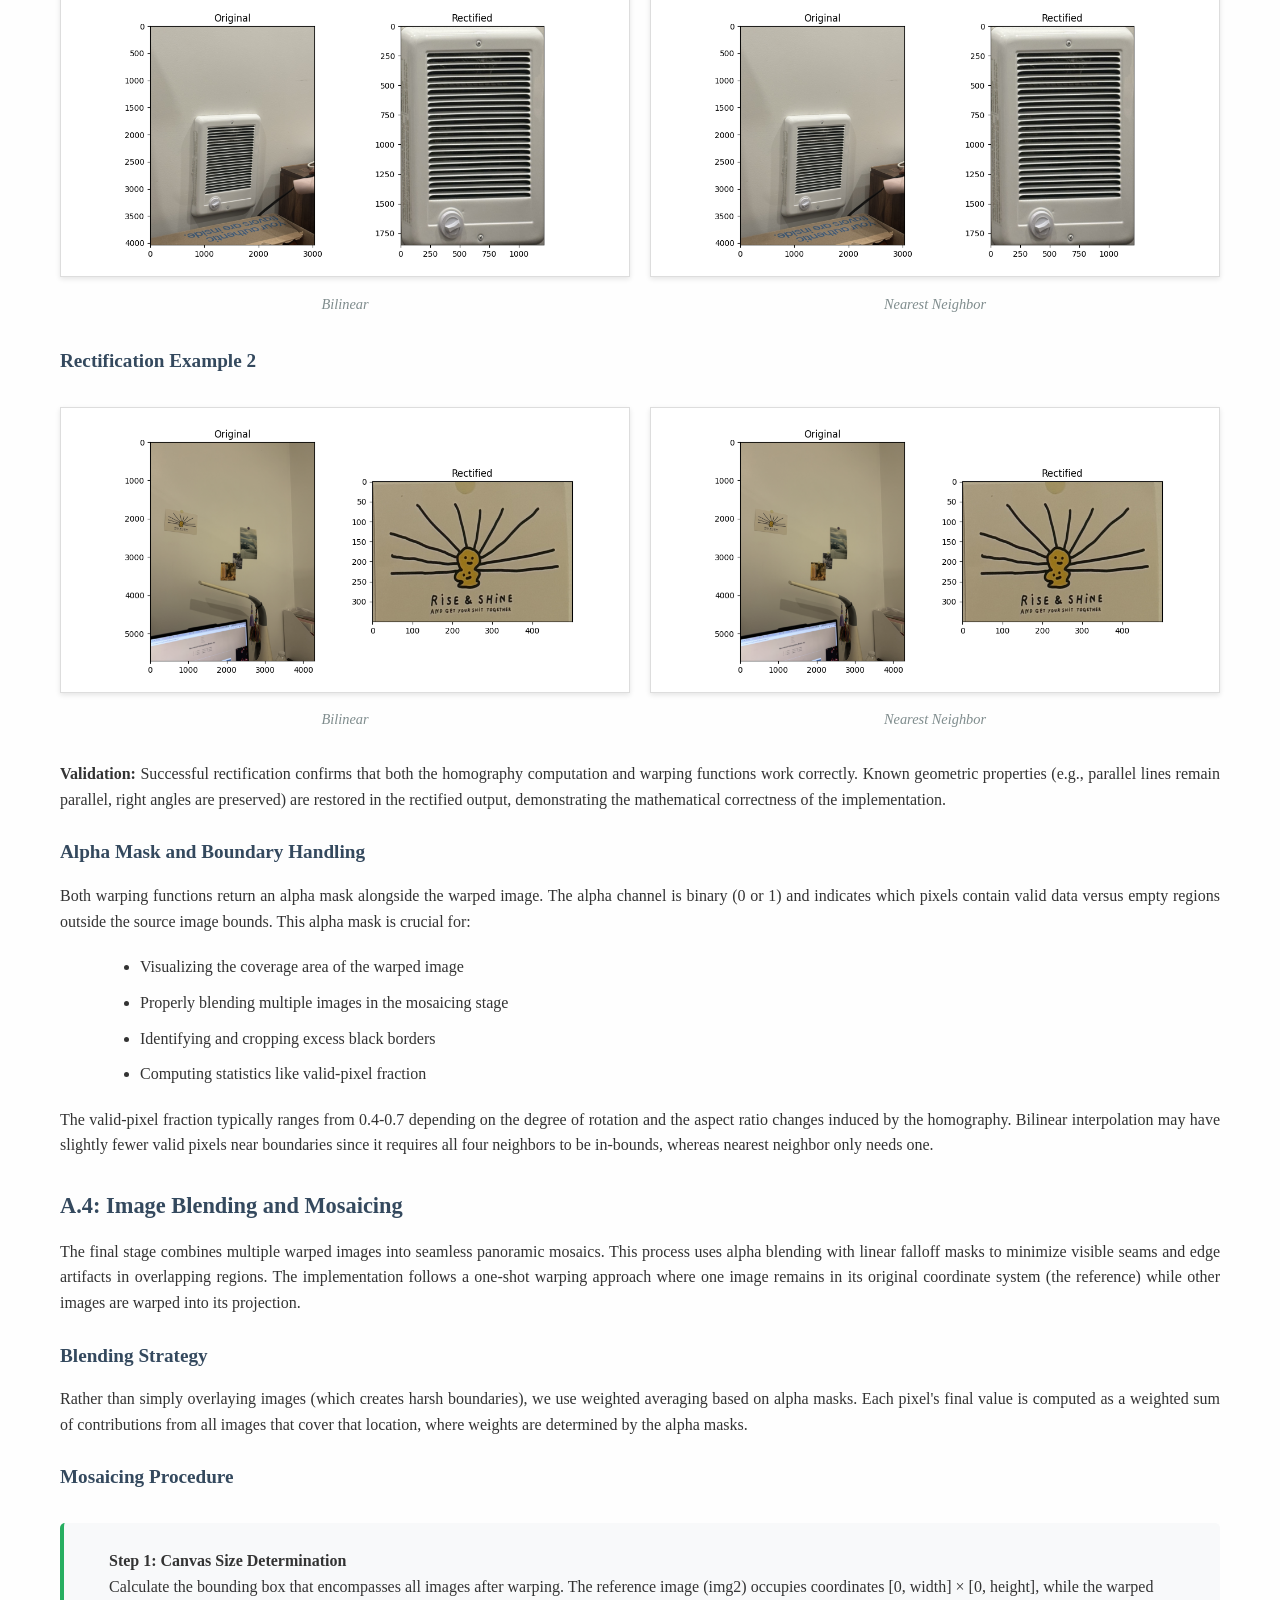
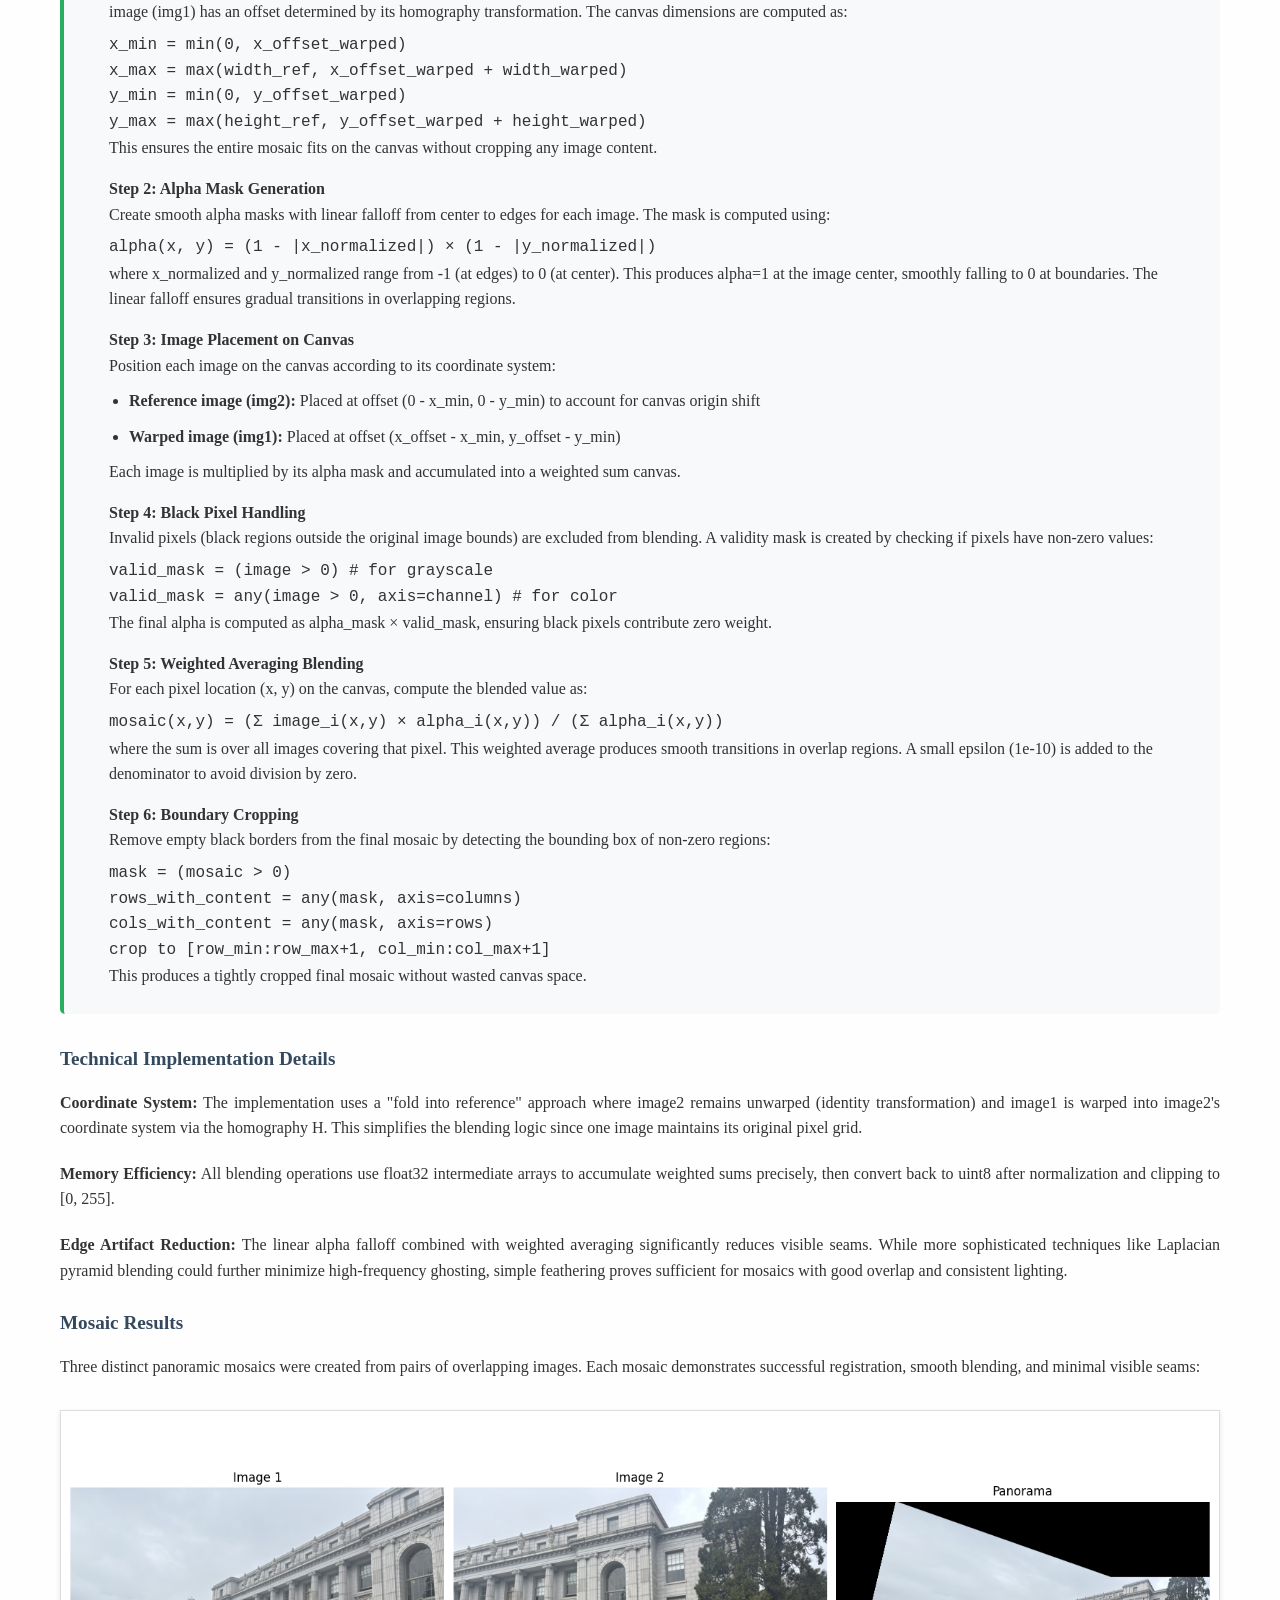
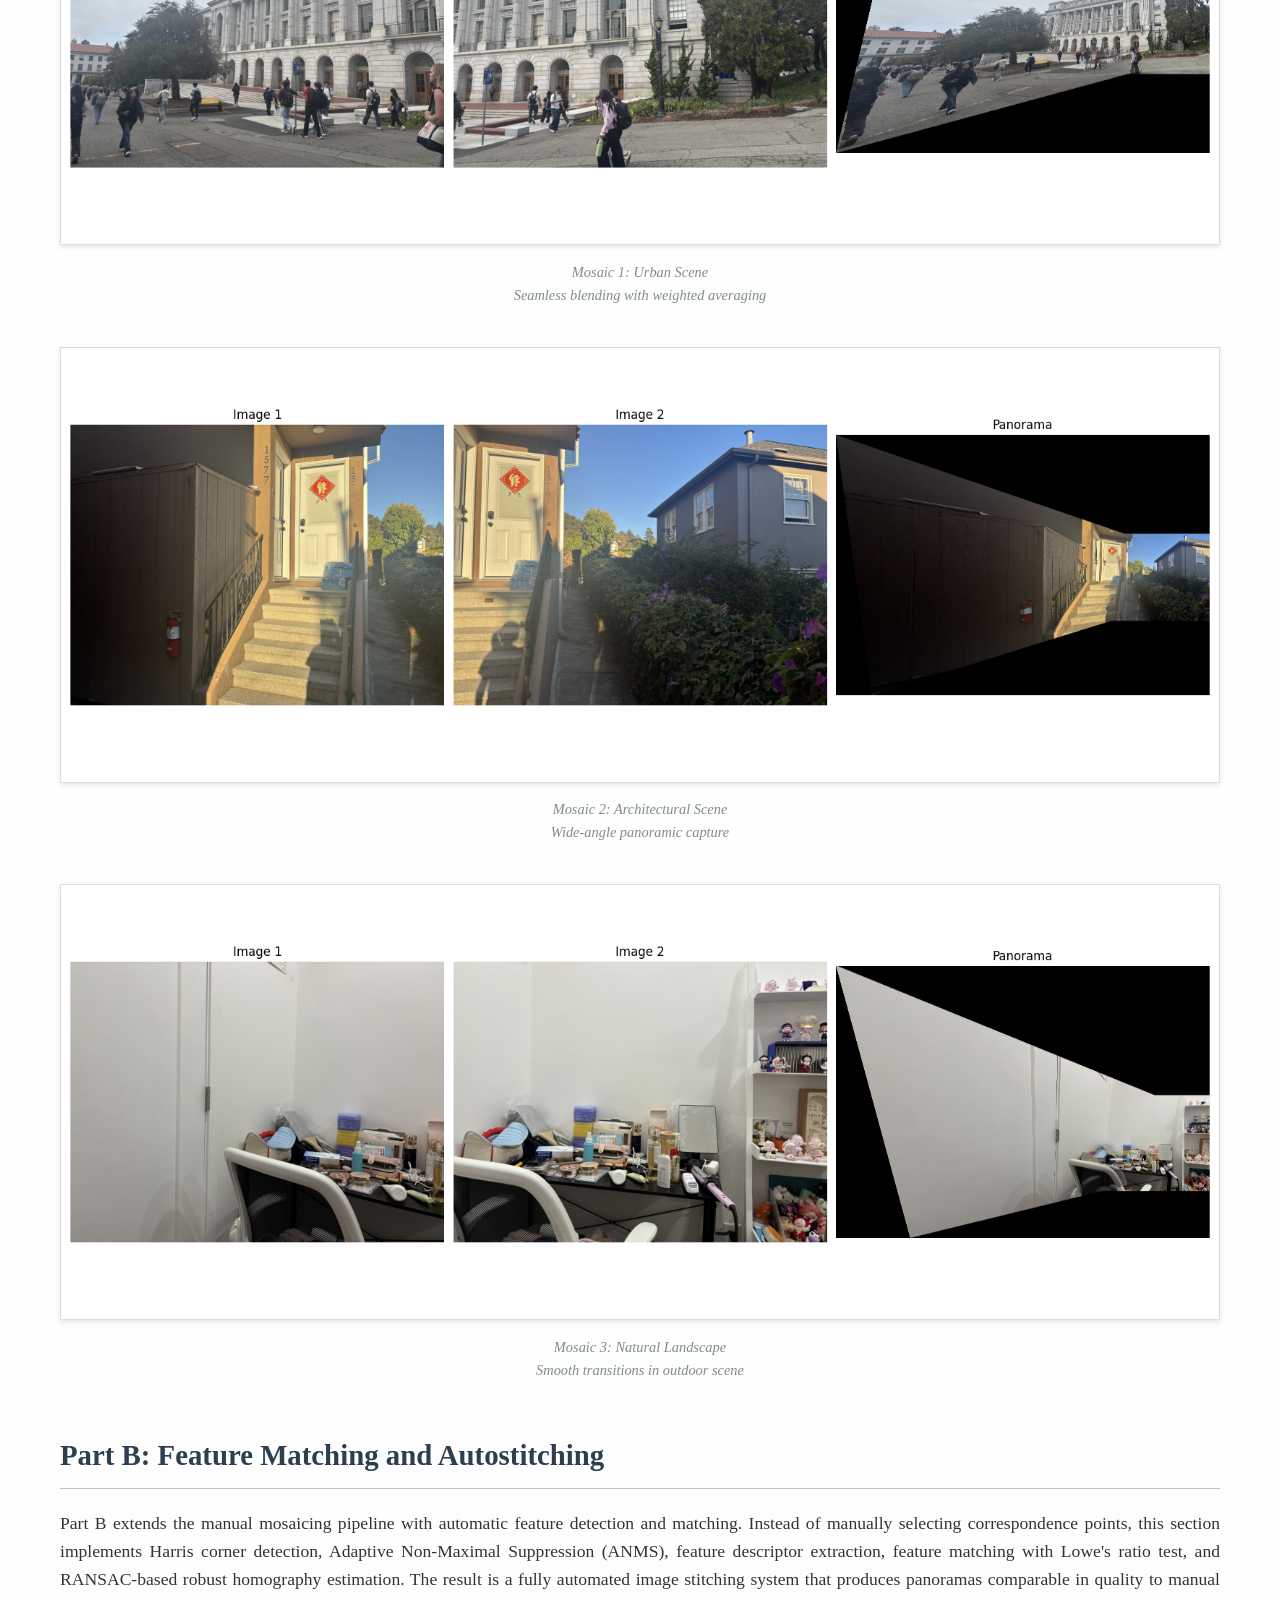
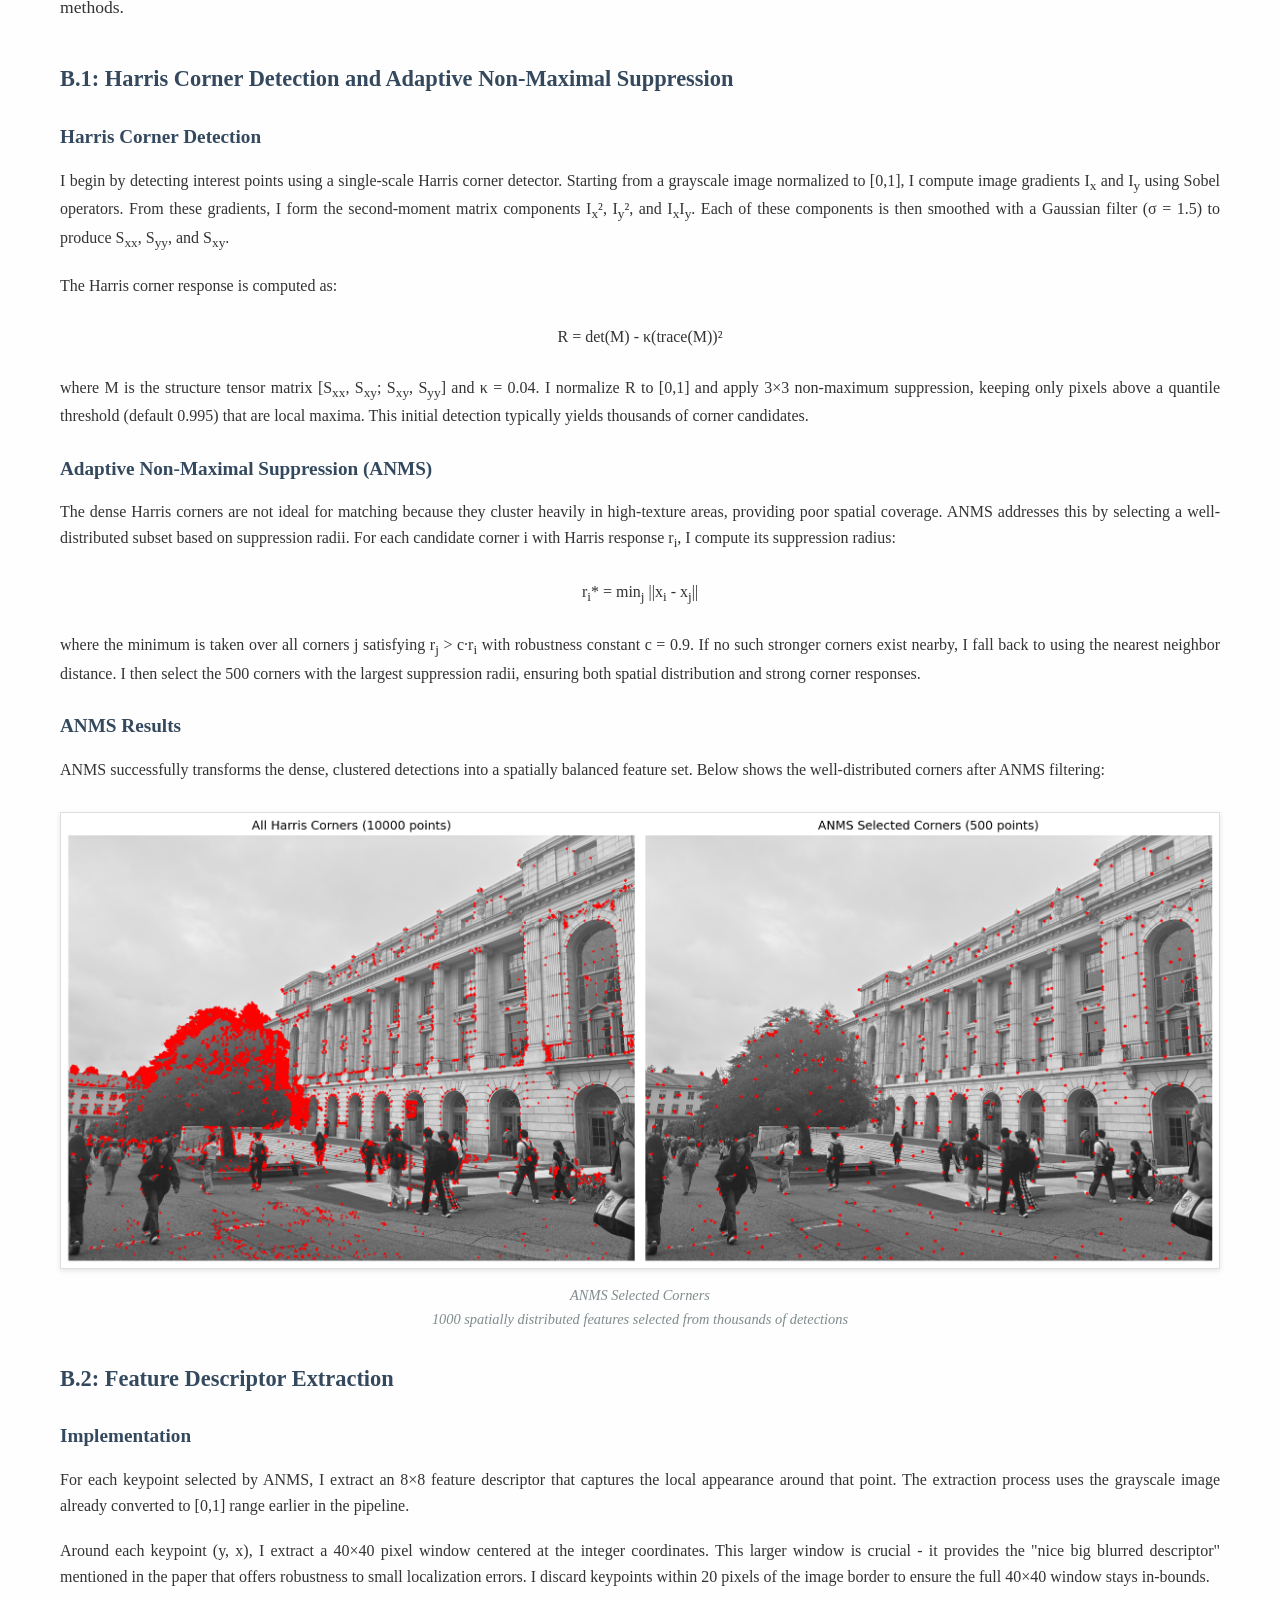
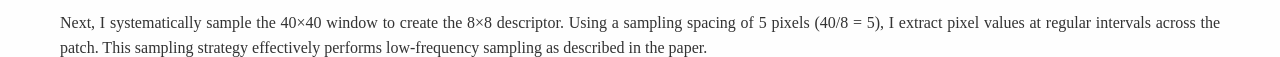
<file: project3.html>
<!DOCTYPE html>
<html lang="en">
<head>
  <meta charset="UTF-8">
  <title>Moved · Yichen Cai</title>
  <link rel="canonical" href="https://xiaocaiyidie676.github.io/cs180/project3.html">
  <meta http-equiv="refresh" content="0; url=cs180/project3.html">
</head>
<body><p>This page moved to <a href="cs180/project3.html">cs180/project3.html</a>.</p></body>
</html>
</file>
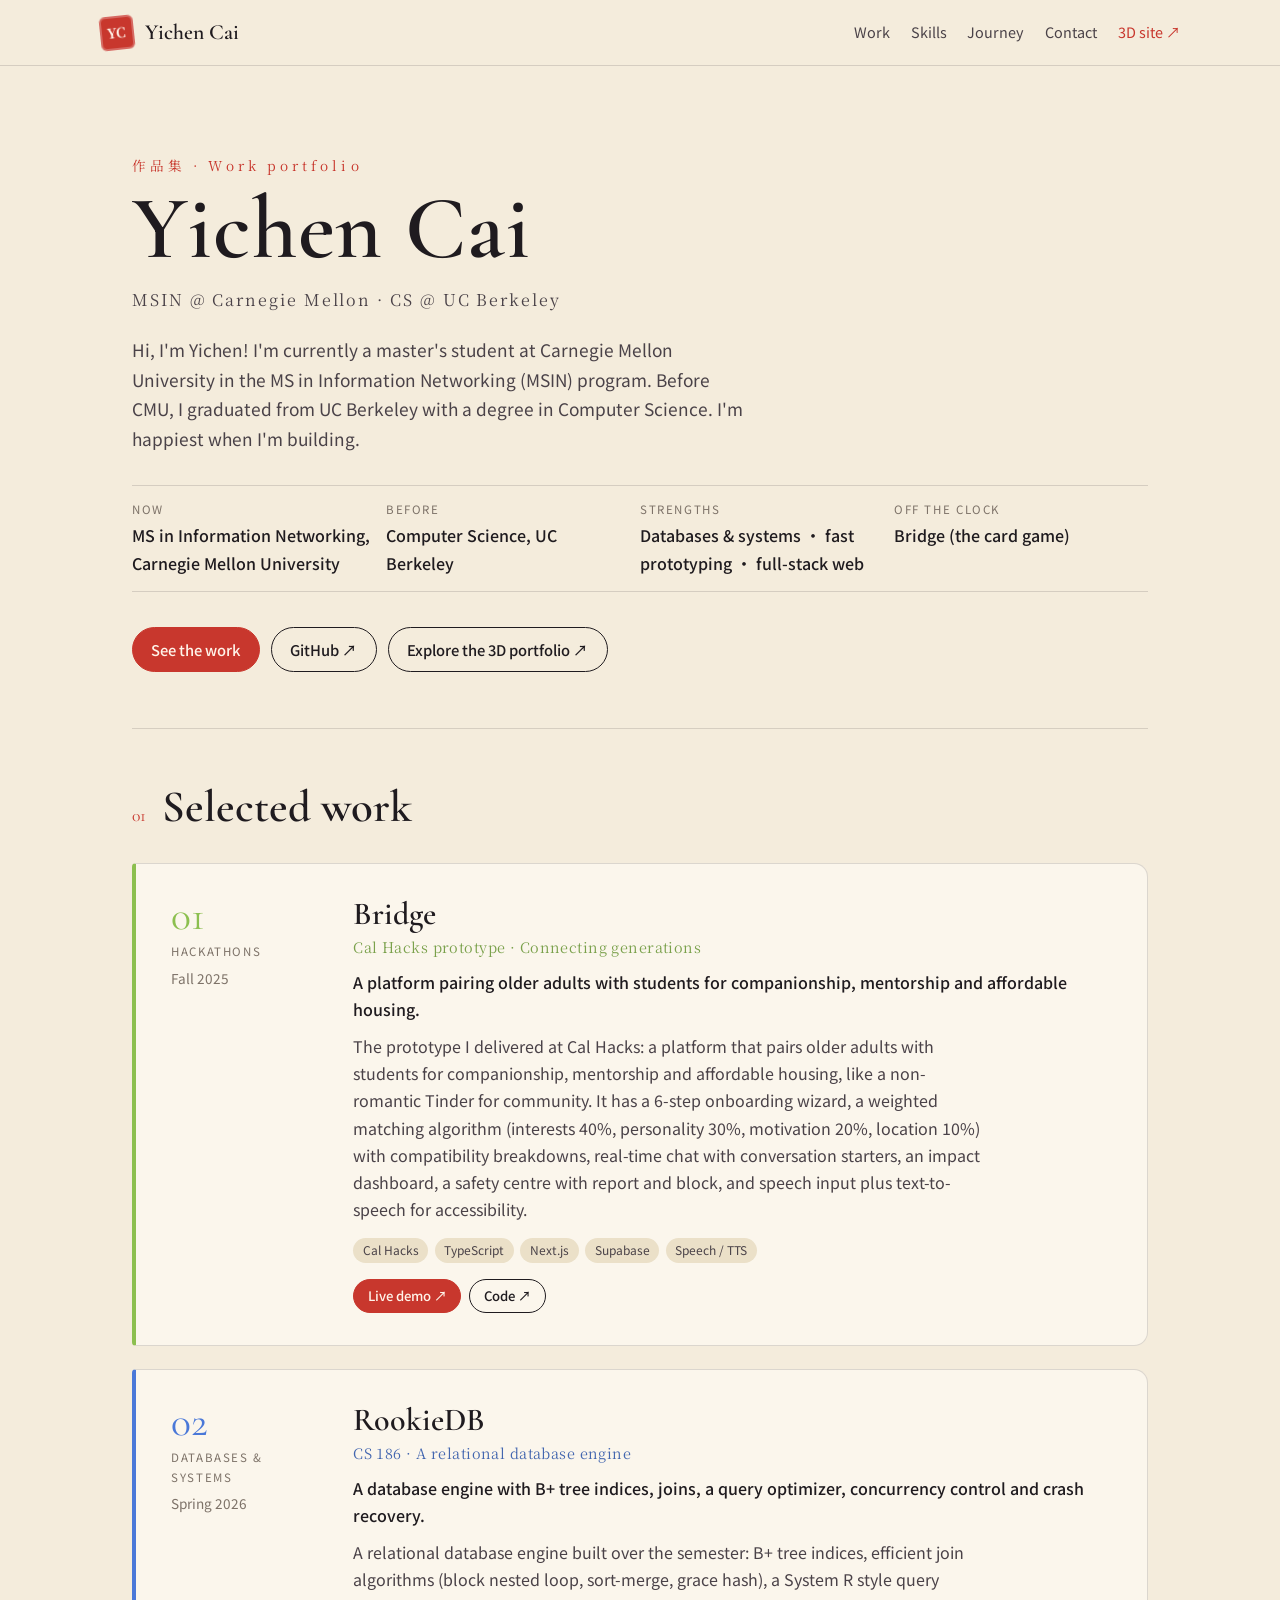
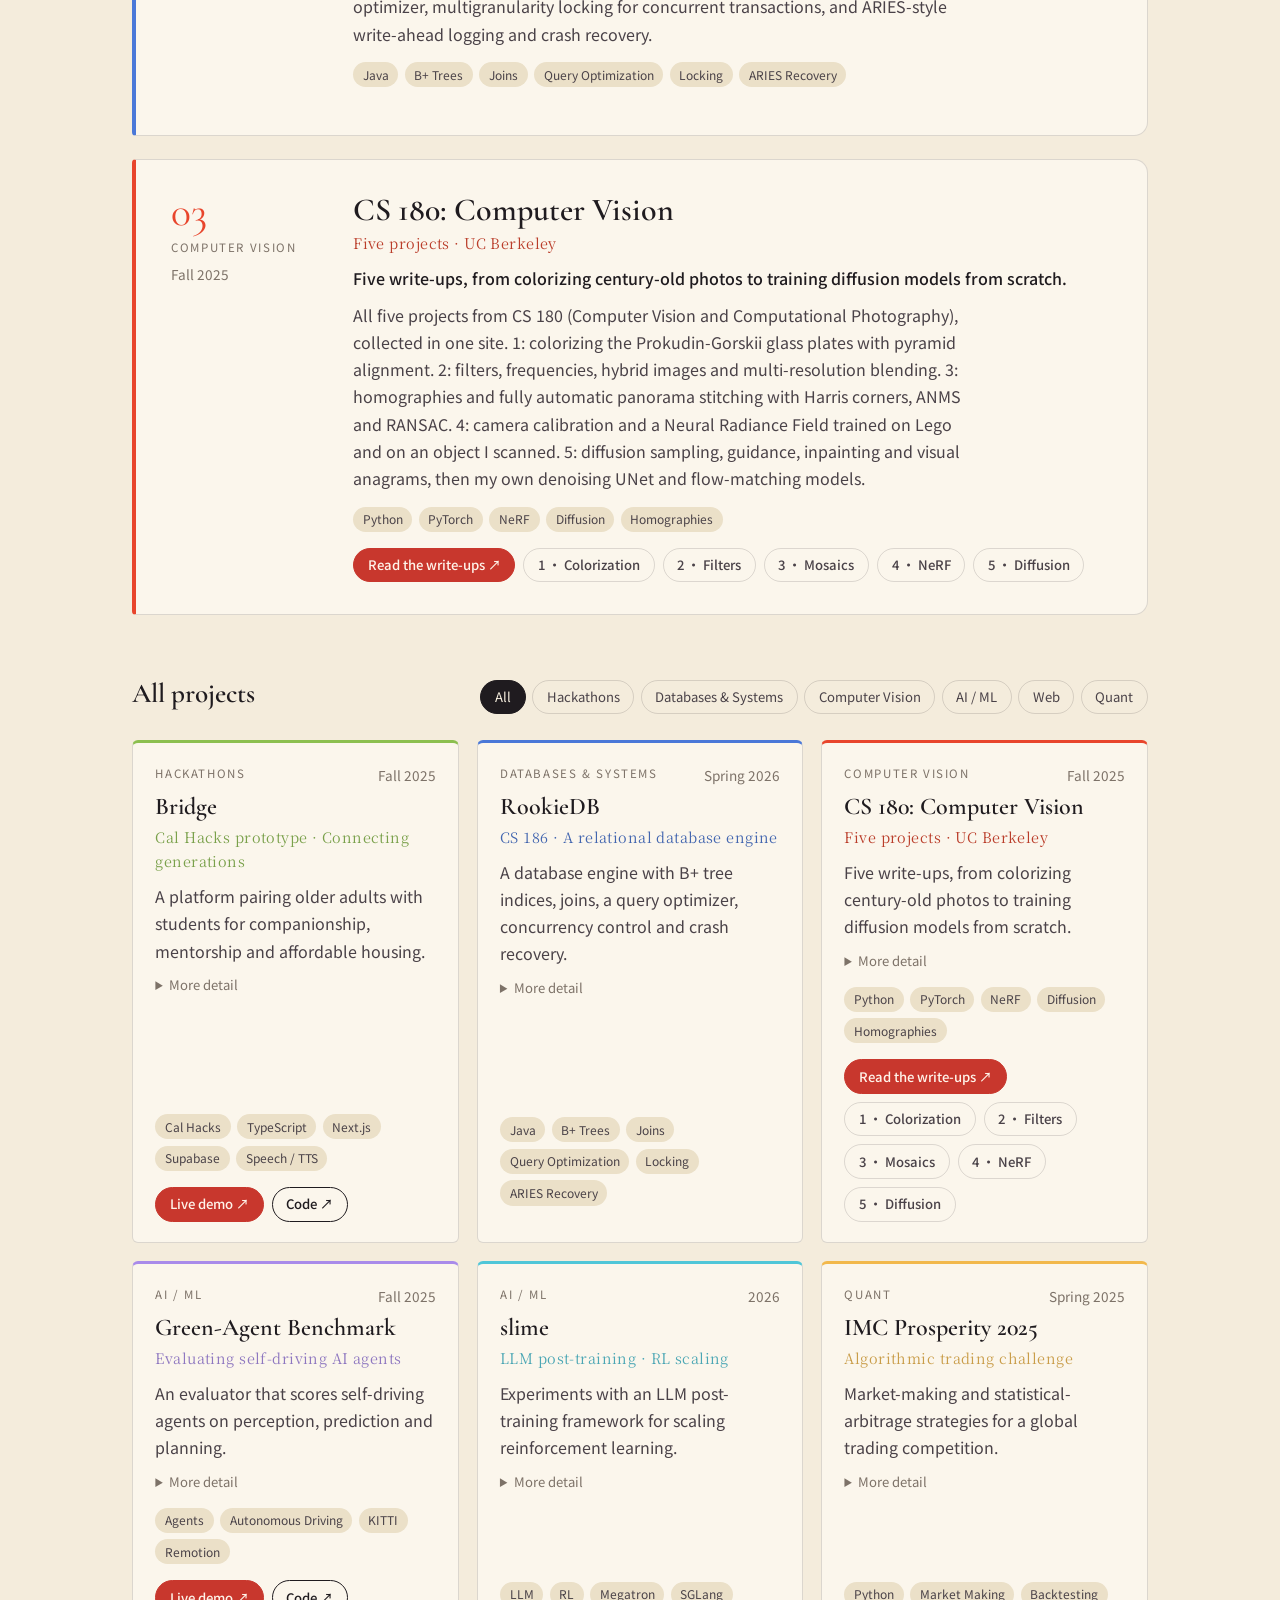
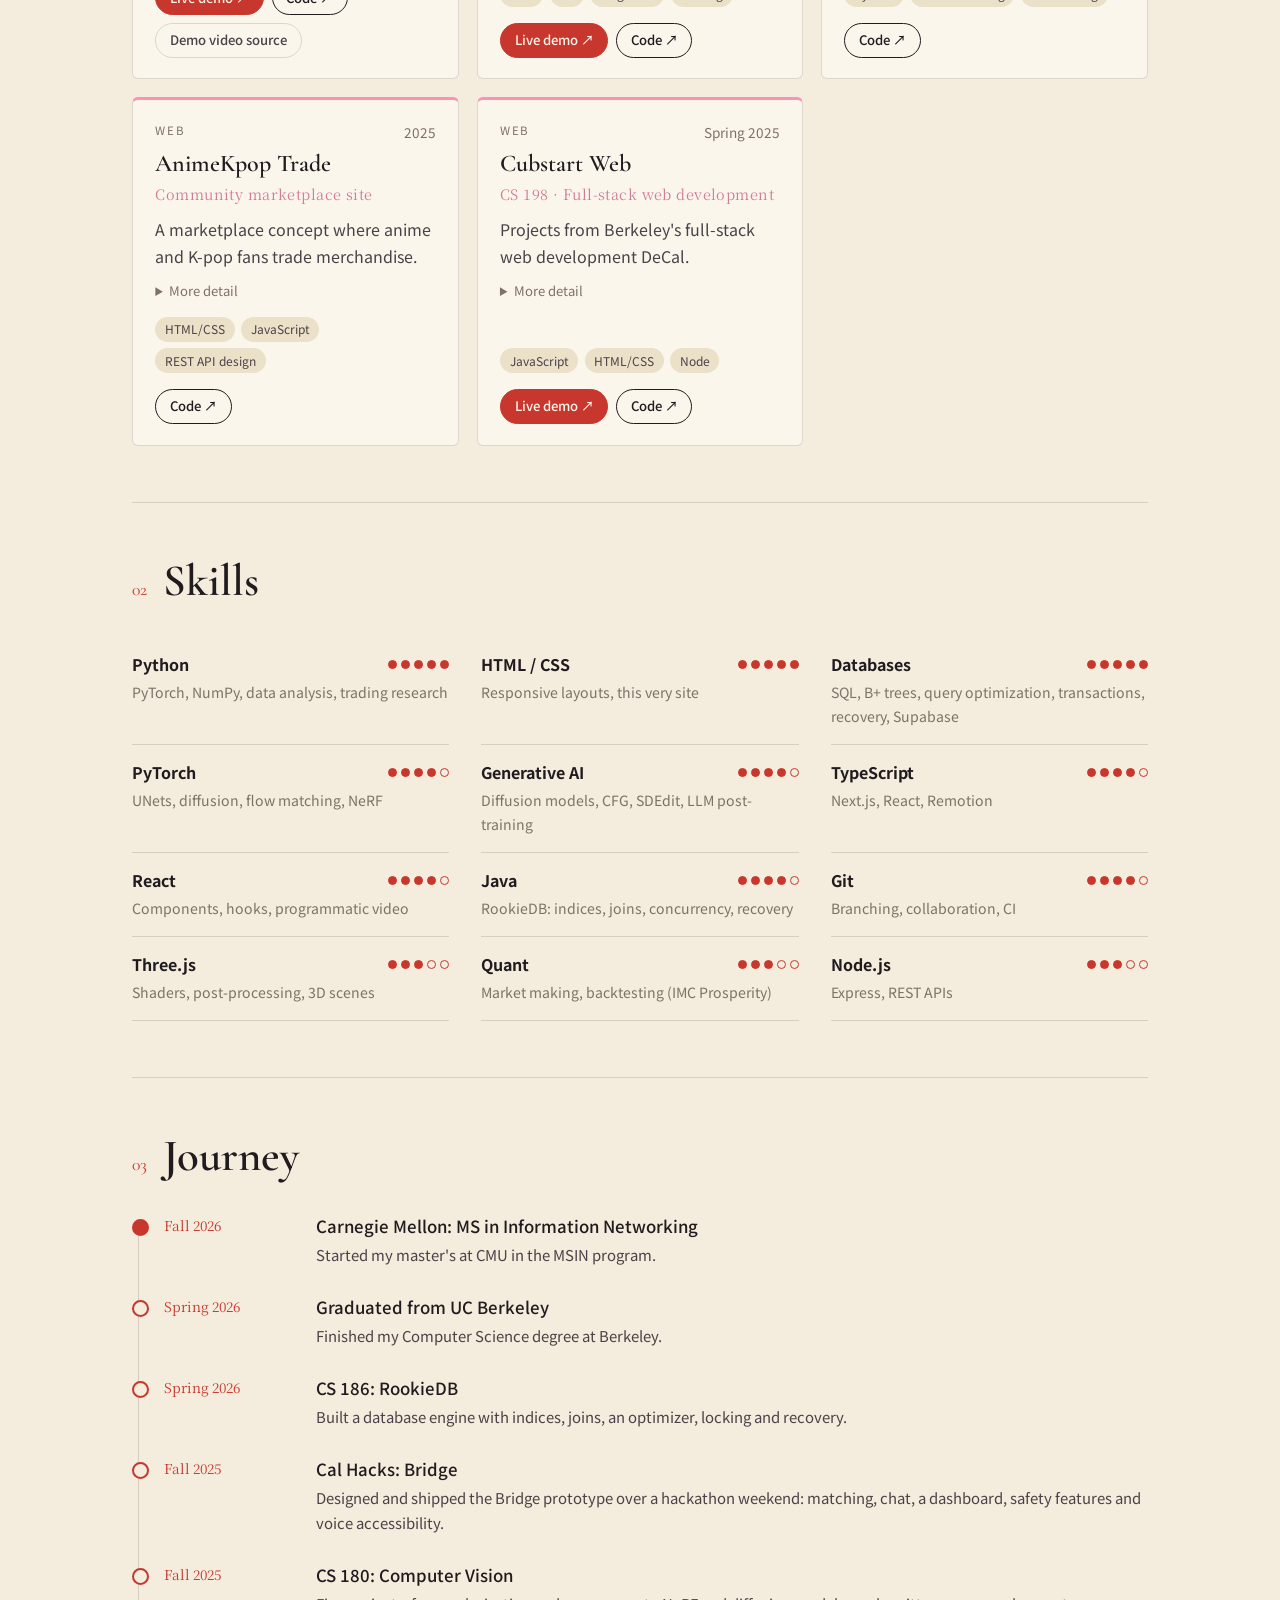
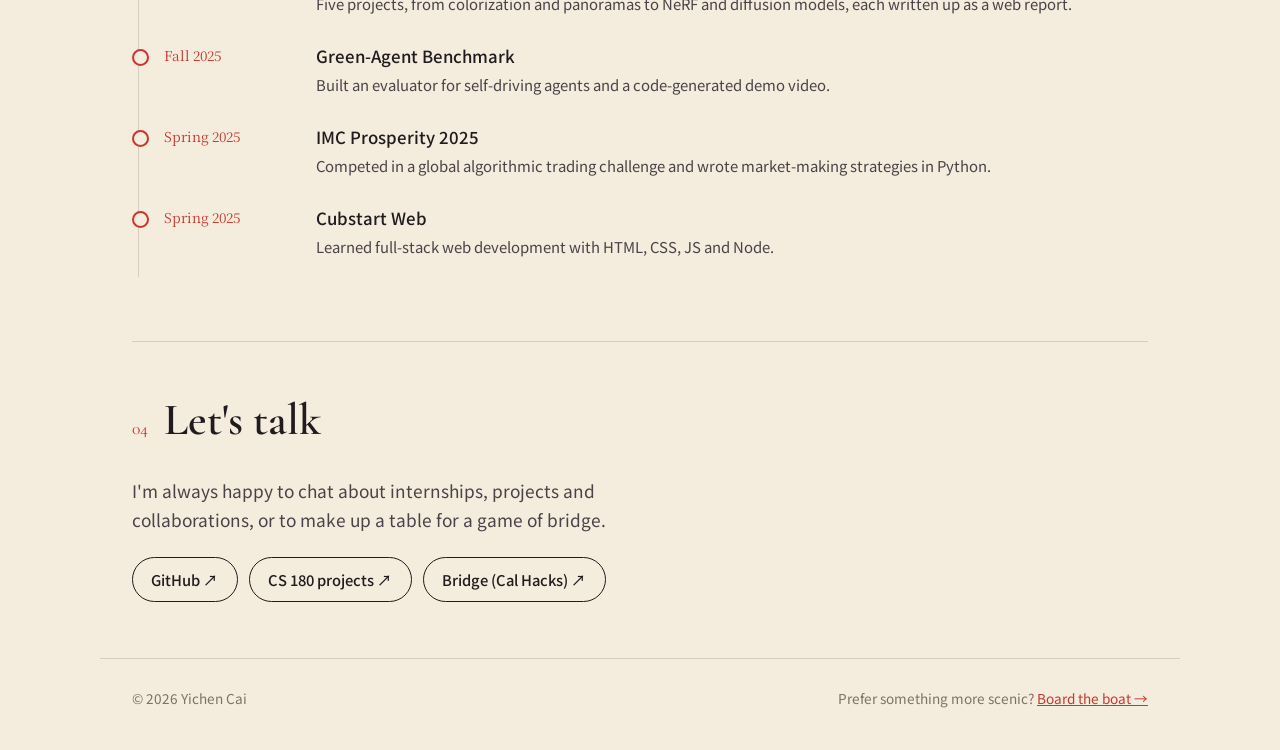
<file: work.html>
<!doctype html>
<html lang="en">
<head>
  <meta charset="UTF-8" />
  <meta name="viewport" content="width=device-width, initial-scale=1.0" />
  <title>Yichen Cai · Work</title>
  <meta name="description" content="Work portfolio of Yichen Cai: MSIN student at Carnegie Mellon and UC Berkeley CS graduate. Databases and systems, fast prototyping, computer vision and AI projects." />
  <meta name="author" content="Yichen Cai" />
  <link rel="canonical" href="https://xiaocaiyidie676.github.io/work.html" />
  <meta property="og:type" content="profile" />
  <meta property="og:title" content="Yichen Cai · Work" />
  <meta property="og:description" content="Selected work: RookieDB, Bridge (Cal Hacks), CS 180 computer vision, AI agent benchmarks and more." />
  <meta property="og:url" content="https://xiaocaiyidie676.github.io/work.html" />
  <meta property="og:image" content="https://avatars.githubusercontent.com/u/143157126?v=4" />
  <link rel="icon" href="data:image/svg+xml,%3Csvg xmlns=%22http://www.w3.org/2000/svg%22 viewBox=%220 0 64 64%22%3E%3Crect x=%224%22 y=%224%22 width=%2256%22 height=%2256%22 rx=%2210%22 fill=%22%23c8372d%22/%3E%3Ctext x=%2232%22 y=%2245%22 font-size=%2226%22 text-anchor=%22middle%22 fill=%22%23fff%22 font-family=%22serif%22 font-weight=%22700%22%3EYC%3C/text%3E%3C/svg%3E" />
  <link rel="preconnect" href="https://fonts.googleapis.com" />
  <link rel="preconnect" href="https://fonts.gstatic.com" crossorigin />
  <link href="https://fonts.googleapis.com/css2?family=Cormorant+Garamond:ital,wght@0,500;0,600;1,500&family=Noto+Sans+SC:wght@400;500;700&family=Noto+Serif+SC:wght@500;600;700&display=swap" rel="stylesheet" />
  <link rel="stylesheet" href="css/work.css" />
</head>
<body>
  <a class="skip" href="#main">Skip to content</a>

  <header class="top">
    <a class="brand" href="work.html" aria-label="Yichen Cai, work portfolio">
      <span class="seal">YC</span>
      <span class="brand-name">Yichen Cai</span>
    </a>
    <nav class="top-nav" aria-label="Sections">
      <a href="#work">Work</a>
      <a href="#skills">Skills</a>
      <a href="#journey">Journey</a>
      <a href="#contact">Contact</a>
      <a class="nav-3d" href="./">3D site ↗</a>
    </nav>
  </header>

  <main id="main">
    <section class="hero">
      <p class="kicker">作品集 · Work portfolio</p>
      <h1 id="hero-name">Yichen Cai</h1>
      <p class="hero-sub" id="hero-sub"></p>
      <p class="hero-lead" id="hero-lead"></p>
      <dl class="facts" id="facts"></dl>
      <div class="hero-actions">
        <a class="btn primary" href="#work">See the work</a>
        <a class="btn" id="hero-github" target="_blank" rel="noopener">GitHub ↗</a>
        <a class="btn" href="./">Explore the 3D portfolio ↗</a>
      </div>
    </section>

    <section id="work" class="section" aria-labelledby="work-h">
      <div class="sec-head">
        <span class="sec-num">01</span>
        <h2 id="work-h">Selected work</h2>
      </div>
      <div class="featured" id="featured"></div>

      <div class="sec-head sub">
        <h3>All projects</h3>
        <div class="filters" id="filters" role="group" aria-label="Filter projects"></div>
      </div>
      <div class="grid" id="grid"></div>
    </section>

    <section id="skills" class="section" aria-labelledby="skills-h">
      <div class="sec-head">
        <span class="sec-num">02</span>
        <h2 id="skills-h">Skills</h2>
      </div>
      <ul class="skills" id="skills-list"></ul>
    </section>

    <section id="journey" class="section" aria-labelledby="journey-h">
      <div class="sec-head">
        <span class="sec-num">03</span>
        <h2 id="journey-h">Journey</h2>
      </div>
      <ol class="timeline" id="timeline"></ol>
    </section>

    <section id="contact" class="section contact" aria-labelledby="contact-h">
      <div class="sec-head">
        <span class="sec-num">04</span>
        <h2 id="contact-h">Let's talk</h2>
      </div>
      <p class="contact-text">I'm always happy to chat about internships, projects and collaborations, or to make up a table for a game of bridge.</p>
      <div class="contact-links" id="contact-links"></div>
    </section>
  </main>

  <footer class="foot">
    <span>© <span id="year"></span> Yichen Cai</span>
    <span>Prefer something more scenic? <a href="./">Board the boat →</a></span>
  </footer>

  <script type="module" src="js/work.js"></script>
</body>
</html>
</file>
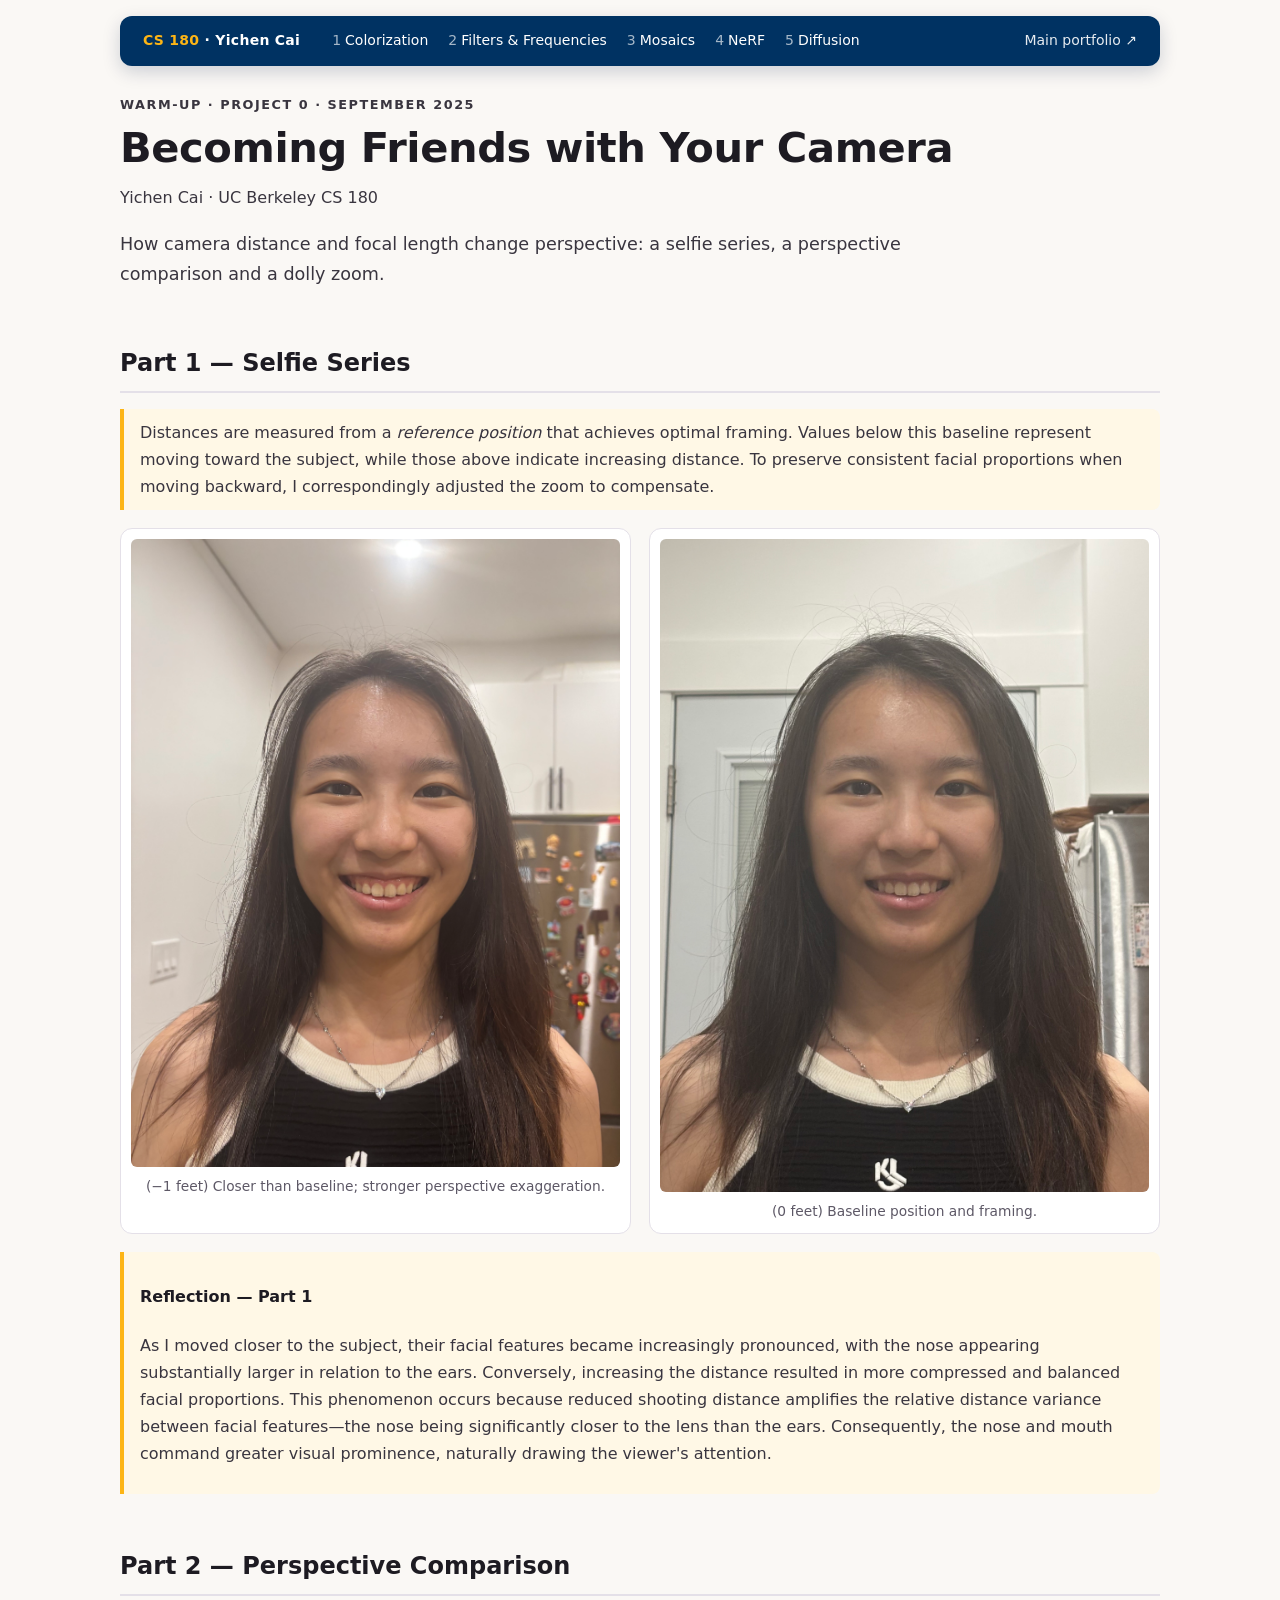
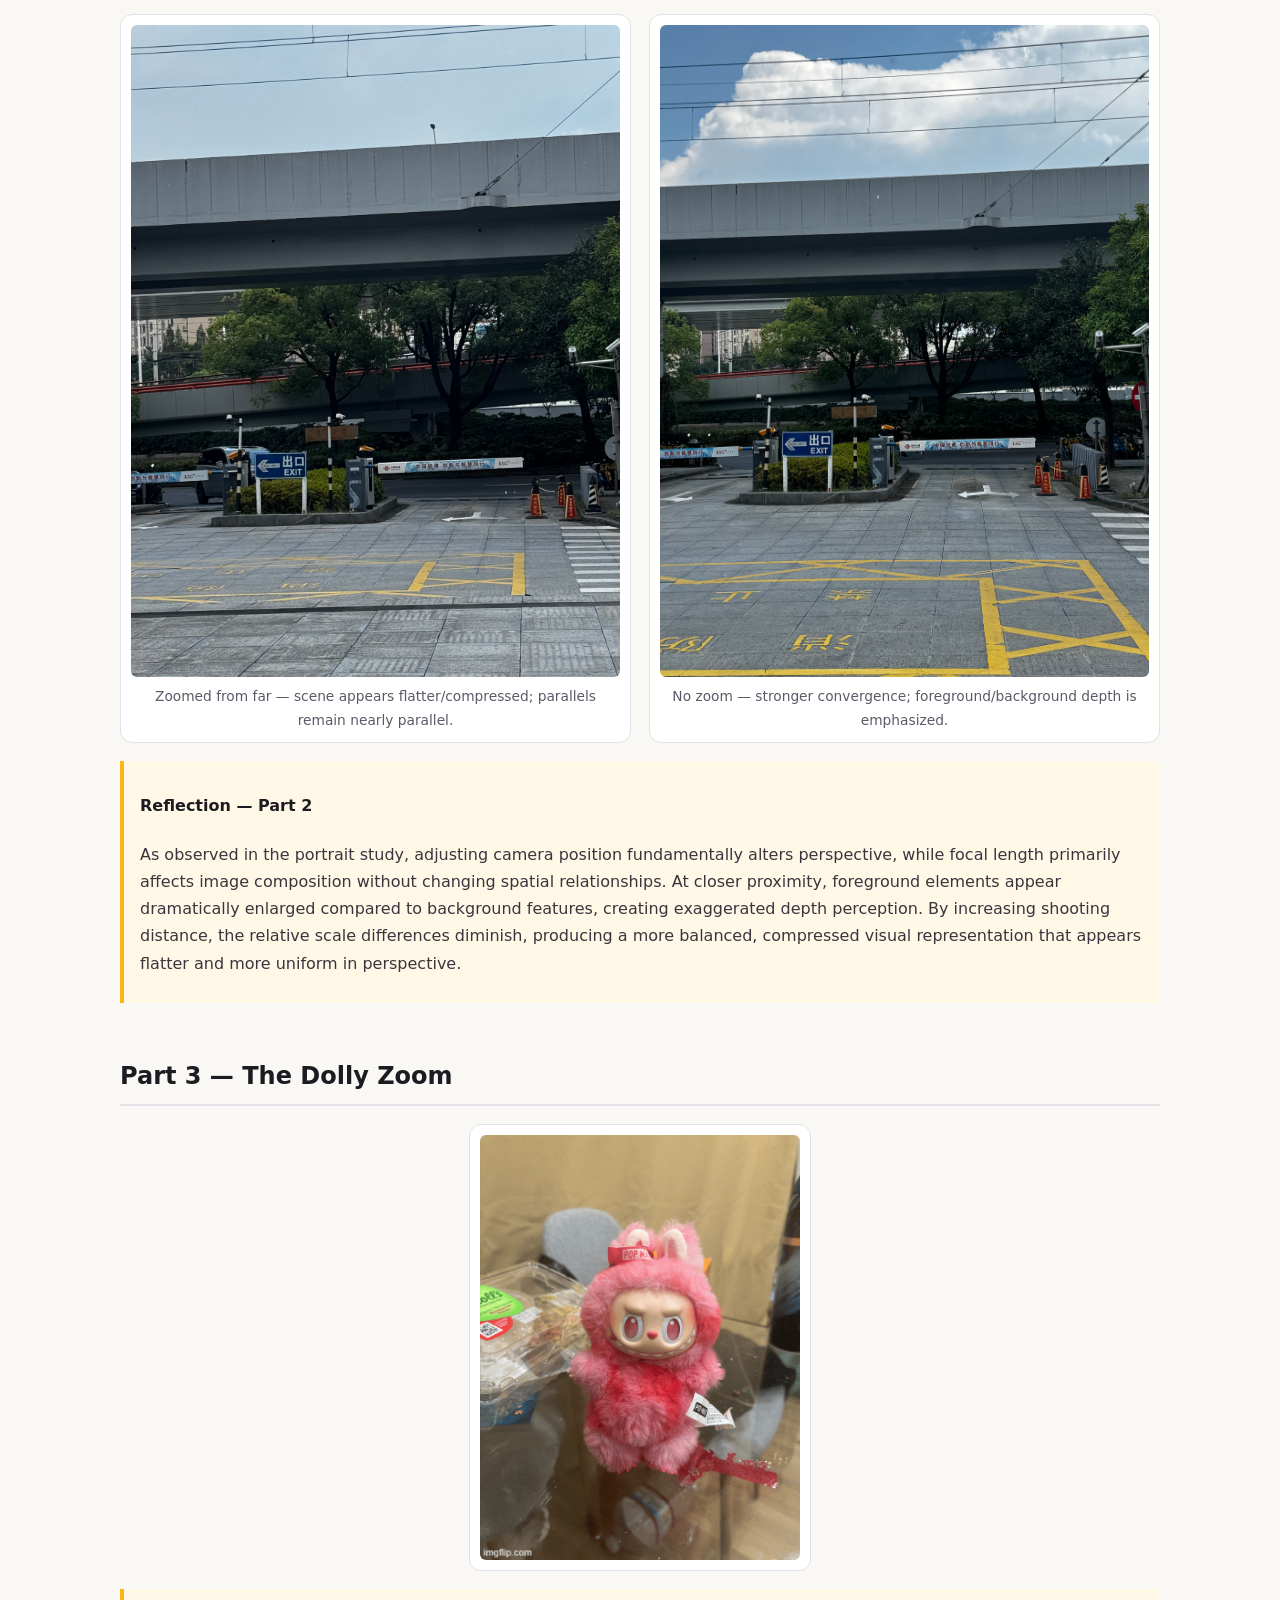
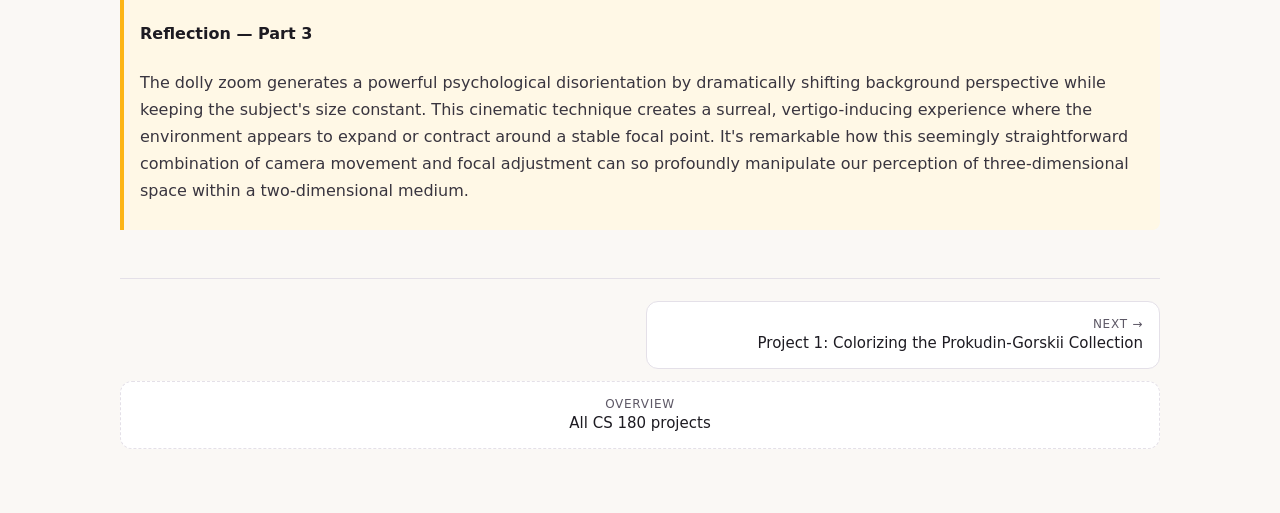
<file: cs180/project0.html>
<!DOCTYPE html>
<html lang="en">
<head>
  <meta charset="UTF-8">
  <meta name="viewport" content="width=device-width, initial-scale=1.0">
  <title>CS 180 Project 0: Becoming Friends with Your Camera · Yichen Cai</title>
  <meta name="description" content="Yichen Cai's CS 180 Project 0: experiments with camera distance, focal length, perspective and the dolly zoom.">
  <link rel="stylesheet" href="site.css">
</head>
<body class="c180">
<nav class="c180-nav" aria-label="CS 180 projects"><a class="c180-home" href="index.html"><b>CS 180</b> · Yichen Cai</a><ul class="c180-links"><li><a href="project1.html"><span class="c180-n">1</span>Colorization</a></li><li><a href="project2.html"><span class="c180-n">2</span>Filters &amp; Frequencies</a></li><li><a href="project3.html"><span class="c180-n">3</span>Mosaics</a></li><li><a href="project4.html"><span class="c180-n">4</span>NeRF</a></li><li><a href="project5.html"><span class="c180-n">5</span>Diffusion</a></li></ul><a class="c180-out" href="../">Main portfolio ↗</a></nav>

<p class="c180-kicker">Warm-up · Project 0 · September 2025</p>
<h1>Becoming Friends with Your Camera</h1>
<p class="c180-meta">Yichen Cai · UC Berkeley CS 180</p>
<p class="c180-lead">How camera distance and focal length change perspective: a selfie series, a perspective comparison and a dolly zoom.</p>
<section>
            <h2>Part 1 — Selfie Series</h2>
            <p class="c180-note">
                Distances are measured from a <em>reference position</em> that achieves optimal framing. Values below this baseline represent moving toward the subject, while those above indicate increasing distance. To preserve consistent facial proportions when moving backward, I correspondingly adjusted the zoom to compensate.
            </p>

            <div class="c180-figs">
                <figure><img src="Image_20250902220431.jpg" loading="lazy"><figcaption>(−1 feet) Closer than baseline; stronger perspective exaggeration.</figcaption></figure>
                <figure><img src="Image_20250902220437.jpg" loading="lazy"><figcaption>(0 feet) Baseline position and framing.</figcaption></figure>
            </div>

            <div class="c180-note">
                <h4>Reflection — Part 1</h4>
                <p>
                    As I moved closer to the subject, their facial features became increasingly pronounced, with the nose appearing substantially larger in relation to the ears. Conversely, increasing the distance resulted in more compressed and balanced facial proportions. This phenomenon occurs because reduced shooting distance amplifies the relative distance variance between facial features—the nose being significantly closer to the lens than the ears. Consequently, the nose and mouth command greater visual prominence, naturally drawing the viewer's attention.
                </p>
            </div>
        </section>

        <section>
            <h2>Part 2 — Perspective Comparison</h2>
            <div class="c180-figs">
                <figure><img src="Image_20250902215133.jpg" alt="Zoomed-in scene shot from far away" loading="lazy"><figcaption>Zoomed from far — scene appears flatter/compressed; parallels remain nearly parallel.</figcaption></figure>
                <figure><img src="Image_20250902215140.jpg" alt="Wide-angle view from near" loading="lazy"><figcaption>No zoom — stronger convergence; foreground/background depth is emphasized.</figcaption></figure>
            </div>

            <div class="c180-note">
                <h4>Reflection — Part 2</h4>
                <p>
                   As observed in the portrait study, adjusting camera position fundamentally alters perspective, while focal length primarily affects image composition without changing spatial relationships. At closer proximity, foreground elements appear dramatically enlarged compared to background features, creating exaggerated depth perception. By increasing shooting distance, the relative scale differences diminish, producing a more balanced, compressed visual representation that appears flatter and more uniform in perspective.
                </p>
            </div>
        </section>

        <section>
            <h2>Part 3 — The Dolly Zoom</h2>
            <div class="c180-figs small"><figure><img src="a4ximv.gif" alt="Animated dolly zoom GIF"></figure></div>
            
            <div class="c180-note">
                <h4>Reflection — Part 3</h4>
                <p>
                    The dolly zoom generates a powerful psychological disorientation by dramatically shifting background perspective while keeping the subject's size constant. This cinematic technique creates a surreal, vertigo-inducing experience where the environment appears to expand or contract around a stable focal point. It's remarkable how this seemingly straightforward combination of camera movement and focal adjustment can so profoundly manipulate our perception of three-dimensional space within a two-dimensional medium.
                </p>
            </div>
        </section>
<nav class="c180-pager" aria-label="Previous and next project"><a class="next" href="project1.html"><small>Next →</small>Project 1: Colorizing the Prokudin-Gorskii Collection</a><a class="c180-all" href="index.html"><small>Overview</small>All CS 180 projects</a></nav>
</body>
</html>
</file>
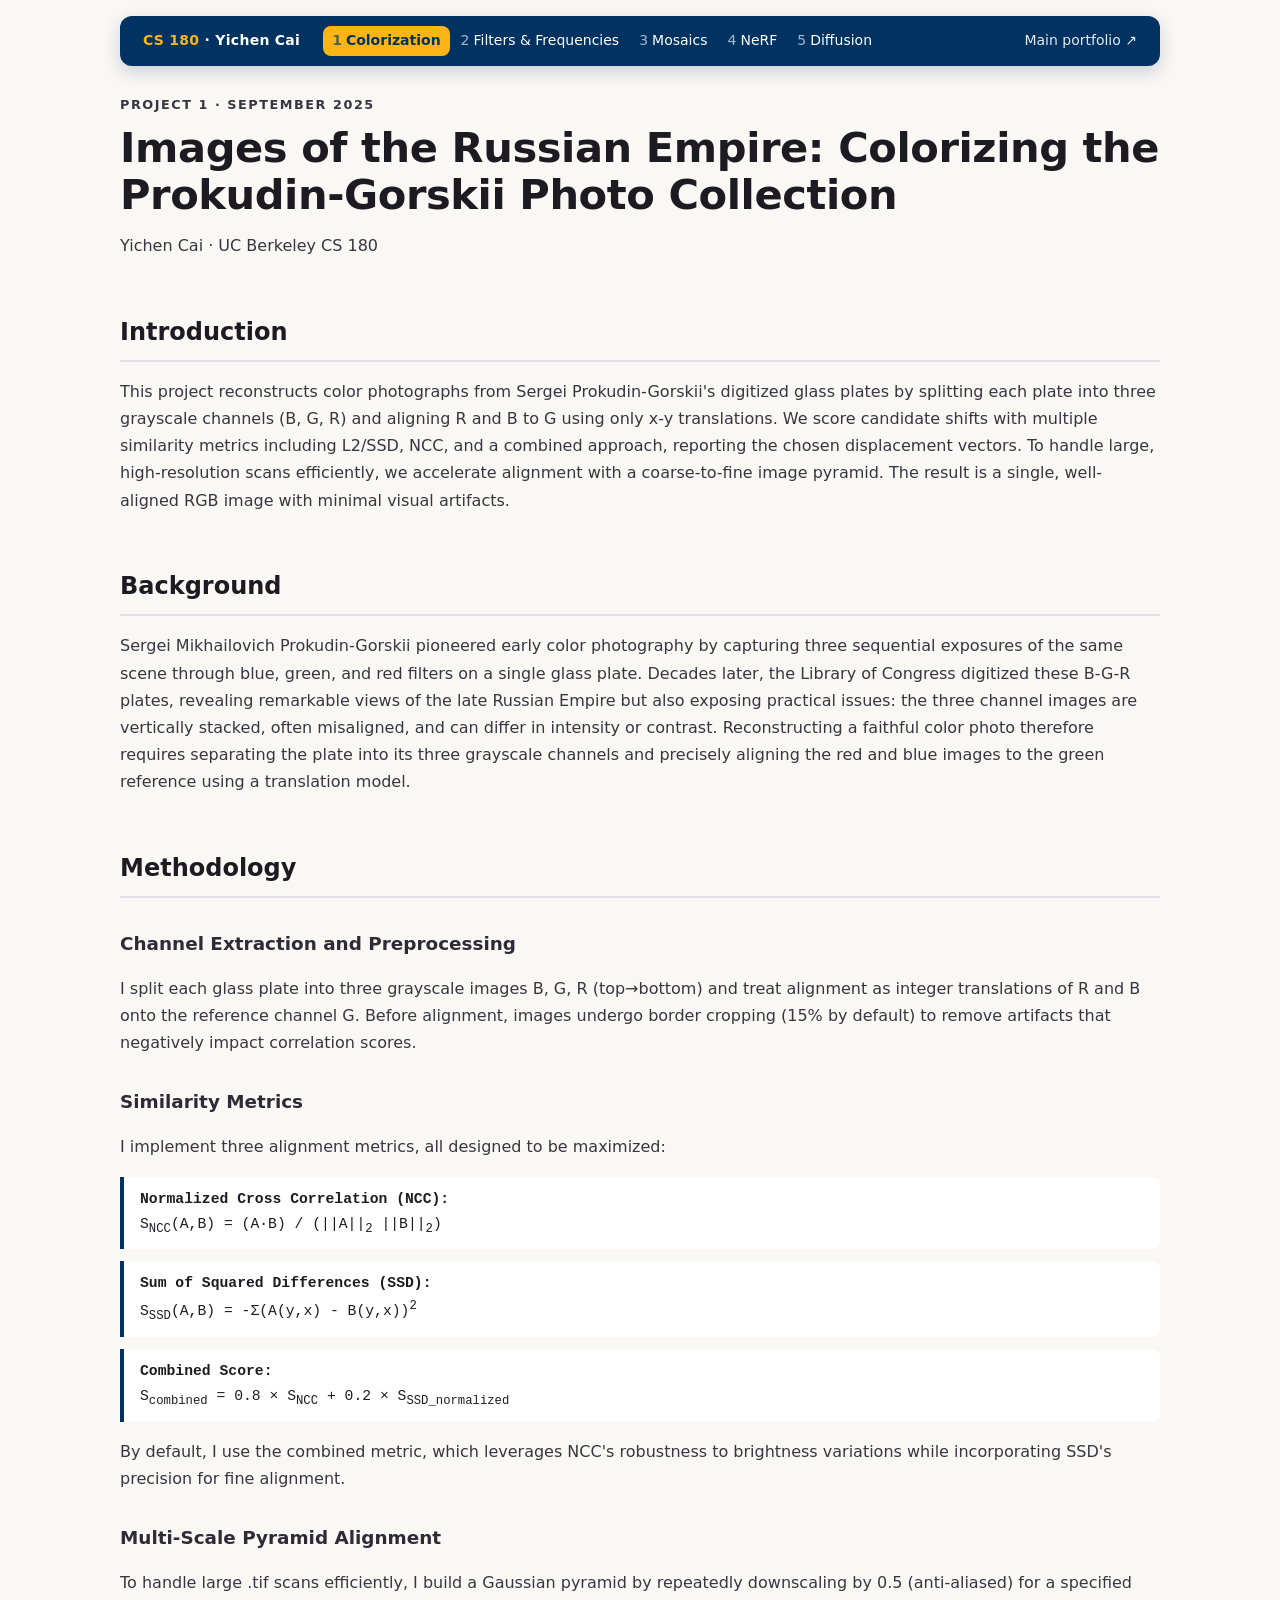
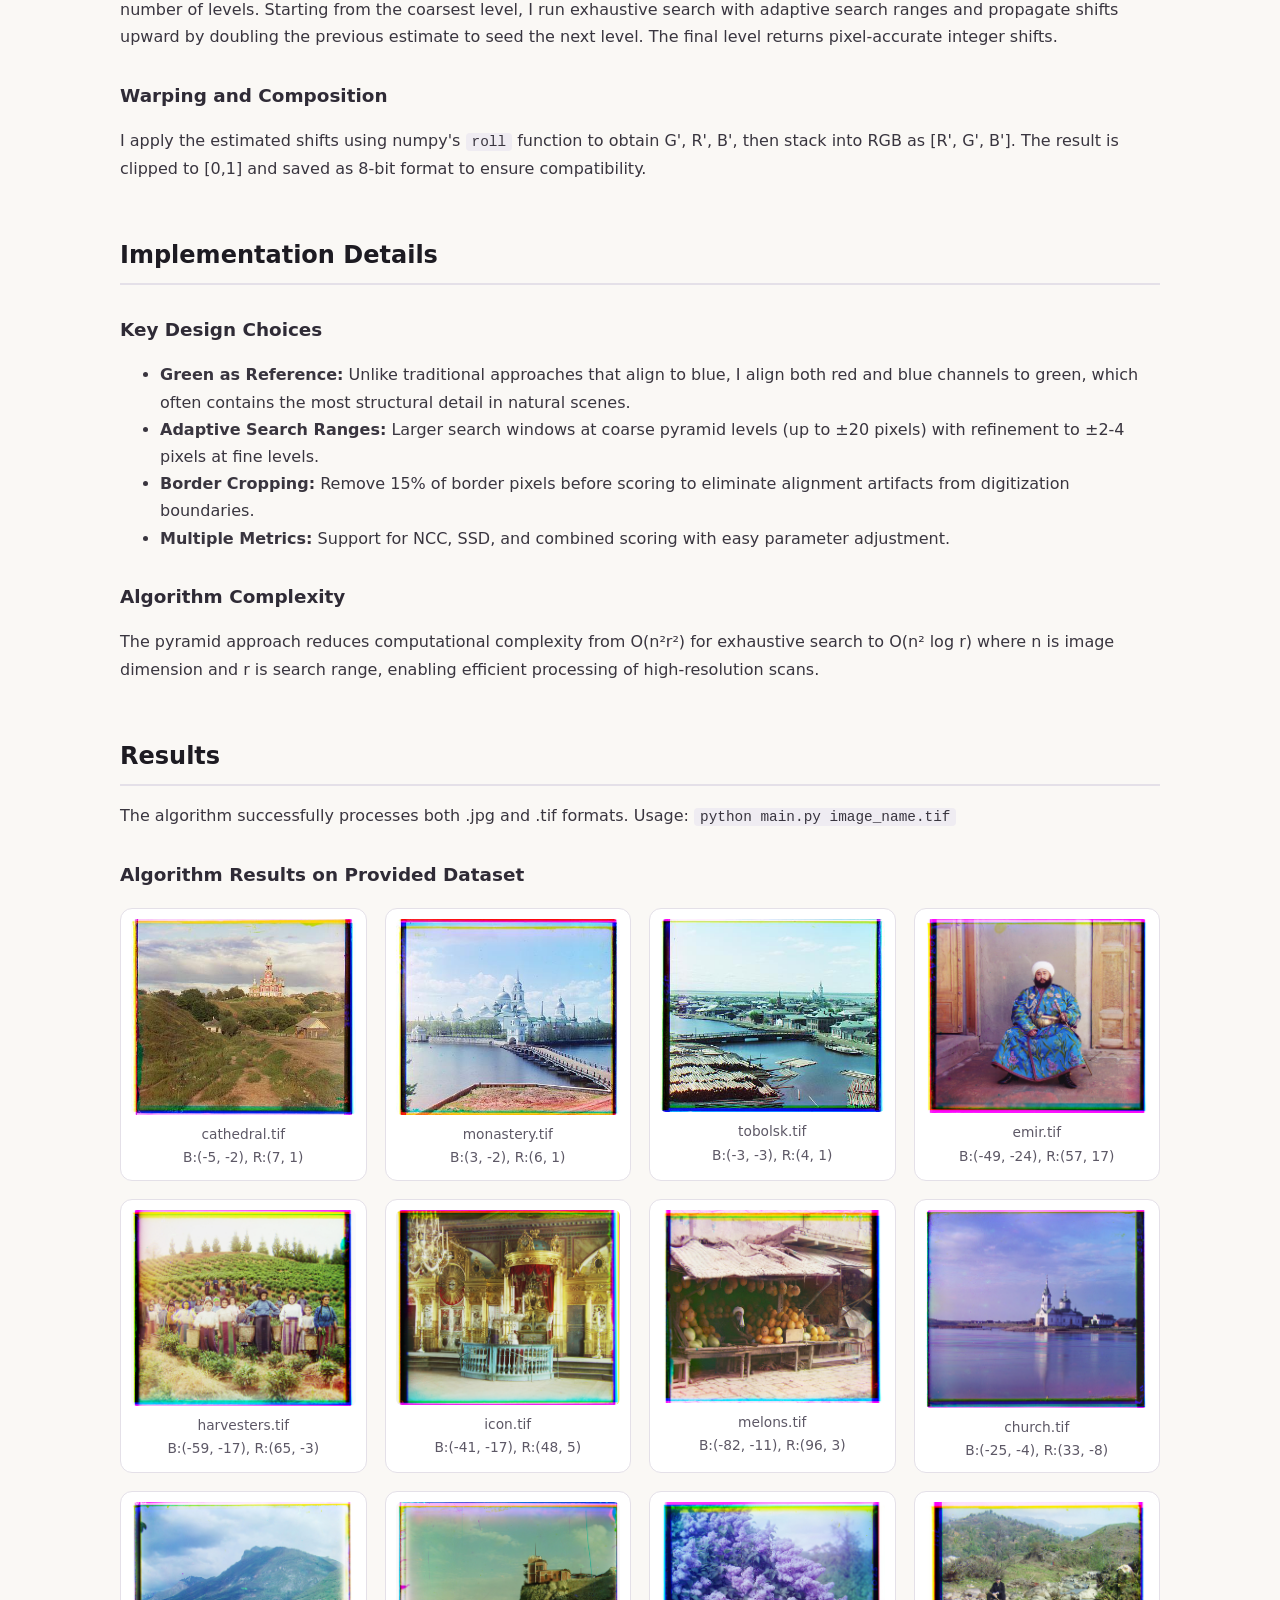
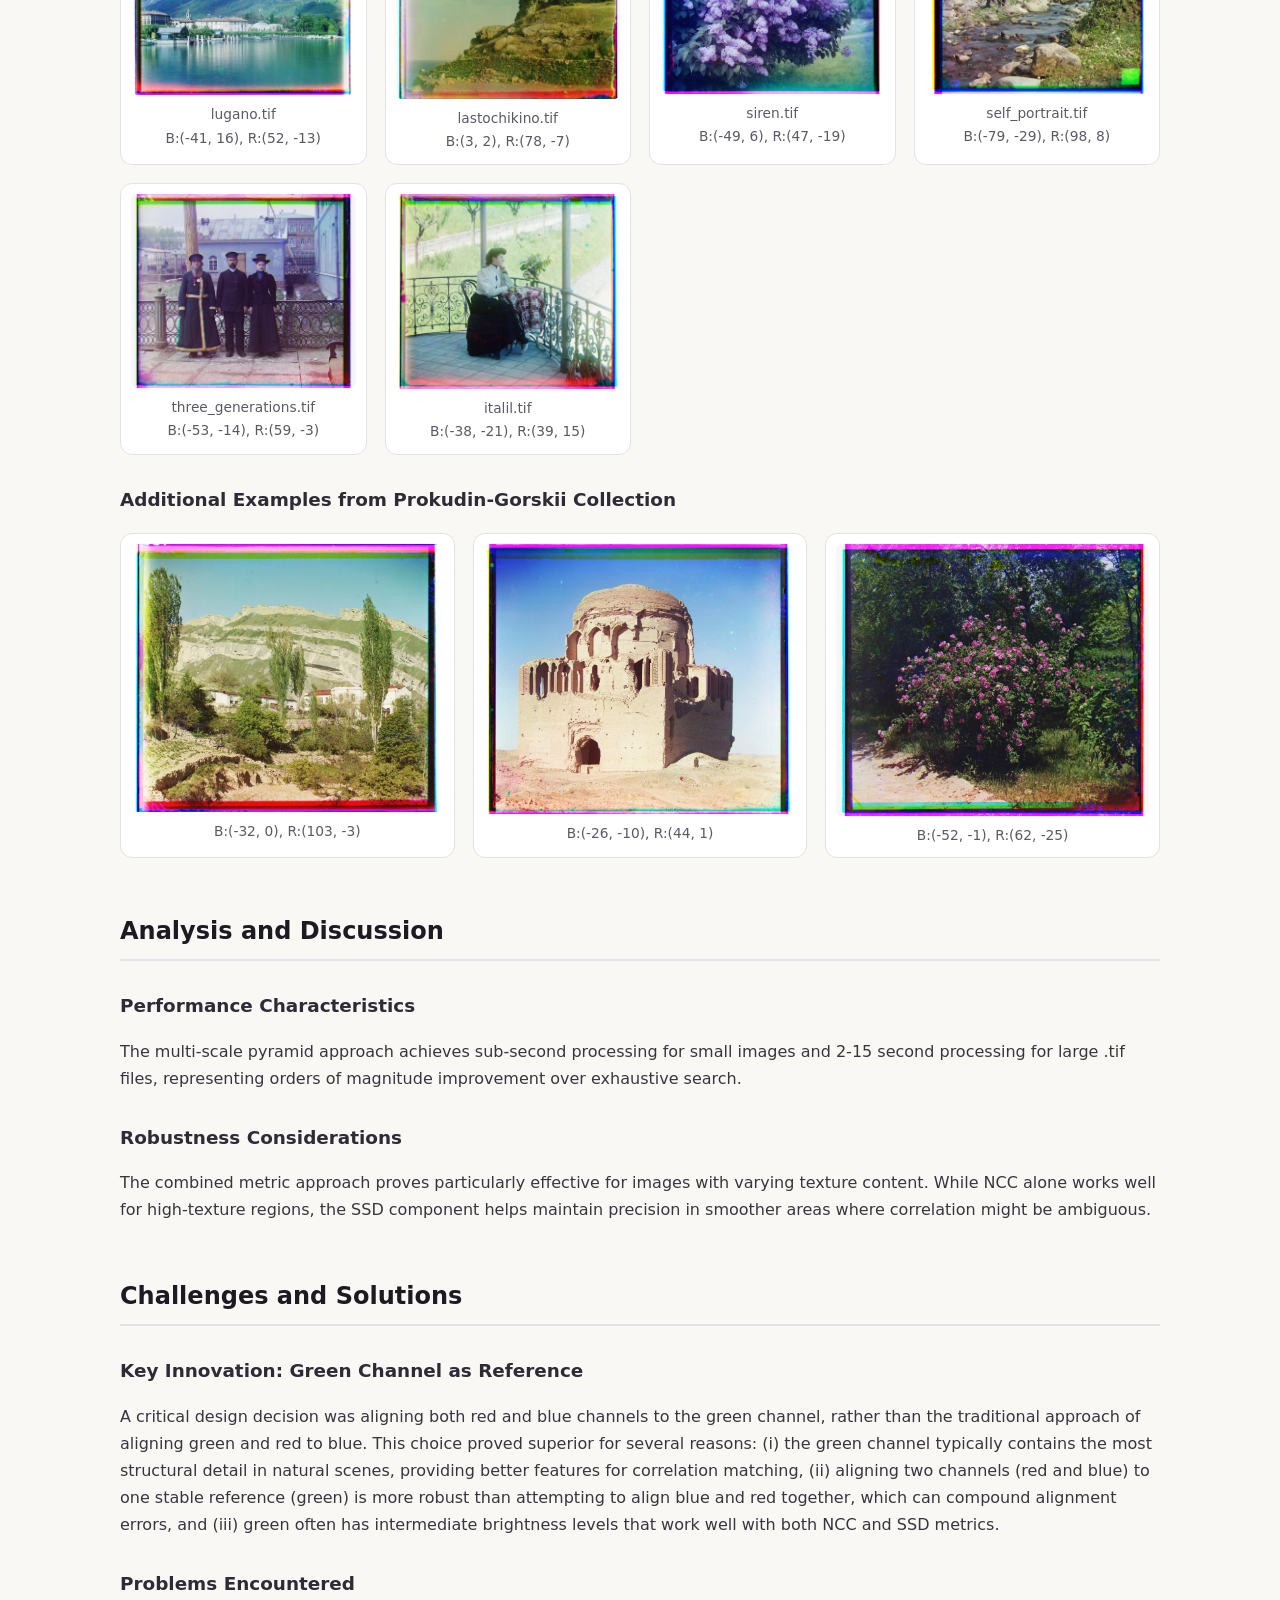
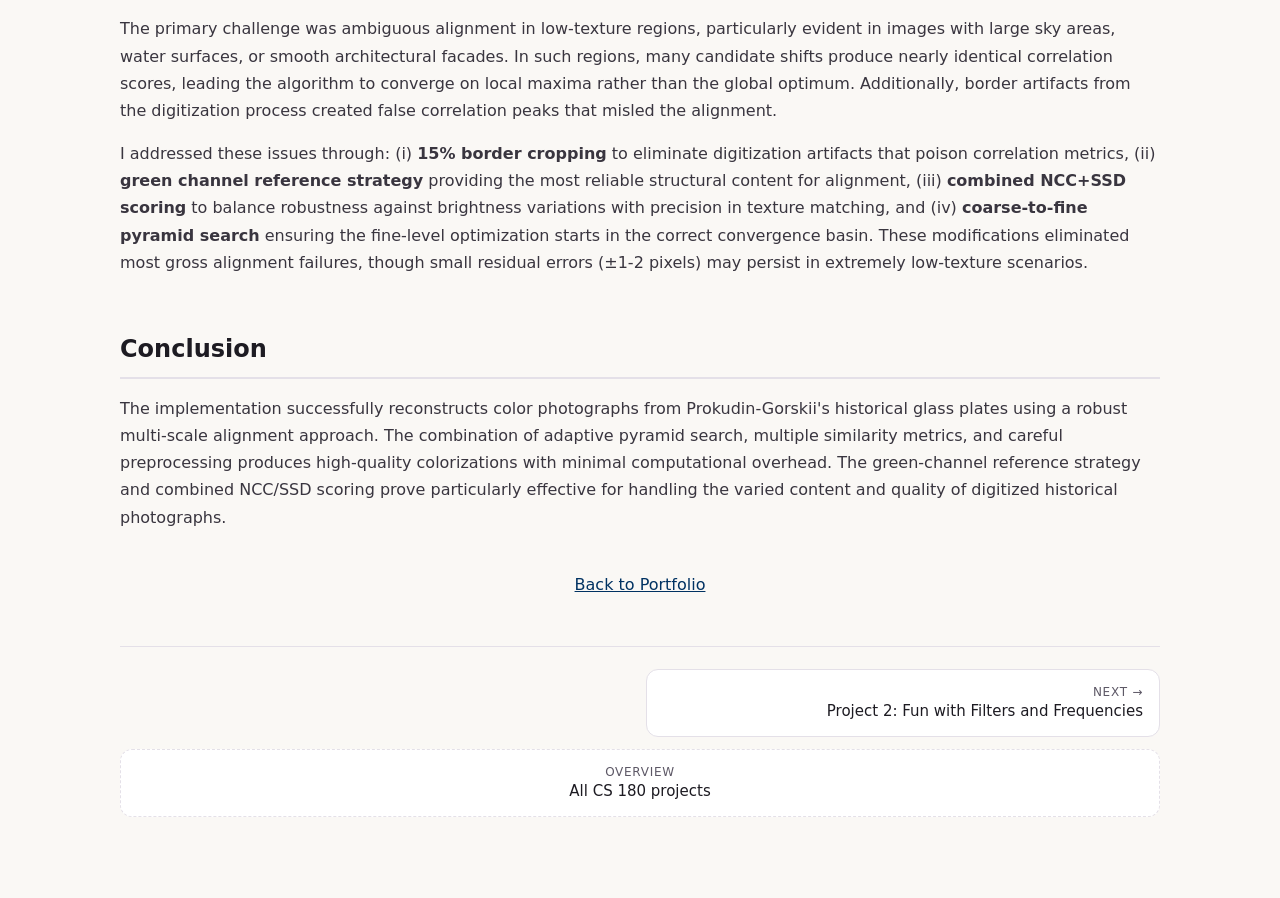
<file: cs180/project1.html>
<!DOCTYPE html>
<html lang="en">
<head>
  <meta charset="UTF-8">
  <meta name="viewport" content="width=device-width, initial-scale=1.0">
  <title>CS 180 Project 1: Colorizing the Prokudin-Gorskii Collection · Yichen Cai</title>
  <meta name="description" content="Yichen Cai's CS 180 Project 1: reconstructing color photographs from Prokudin-Gorskii glass plates with multi-scale channel alignment.">
  <link rel="stylesheet" href="site.css">
</head>
<body class="c180">
<nav class="c180-nav" aria-label="CS 180 projects"><a class="c180-home" href="index.html"><b>CS 180</b> · Yichen Cai</a><ul class="c180-links"><li><a href="project1.html" class=on><span class="c180-n">1</span>Colorization</a></li><li><a href="project2.html"><span class="c180-n">2</span>Filters &amp; Frequencies</a></li><li><a href="project3.html"><span class="c180-n">3</span>Mosaics</a></li><li><a href="project4.html"><span class="c180-n">4</span>NeRF</a></li><li><a href="project5.html"><span class="c180-n">5</span>Diffusion</a></li></ul><a class="c180-out" href="../">Main portfolio ↗</a></nav>

<p class="c180-kicker">Project 1 · September 2025</p>
<h1>Images of the Russian Empire: Colorizing the Prokudin-Gorskii Photo Collection</h1>
<p class="c180-meta">Yichen Cai · UC Berkeley CS 180</p>



            <h2>Introduction</h2>
            <p>This project reconstructs color photographs from Sergei Prokudin-Gorskii's digitized glass plates by splitting each plate into three grayscale channels (B, G, R) and aligning R and B to G using only x-y translations. We score candidate shifts with multiple similarity metrics including L2/SSD, NCC, and a combined approach, reporting the chosen displacement vectors. To handle large, high-resolution scans efficiently, we accelerate alignment with a coarse-to-fine image pyramid. The result is a single, well-aligned RGB image with minimal visual artifacts.</p>

            <h2>Background</h2>
            <p>Sergei Mikhailovich Prokudin-Gorskii pioneered early color photography by capturing three sequential exposures of the same scene through blue, green, and red filters on a single glass plate. Decades later, the Library of Congress digitized these B-G-R plates, revealing remarkable views of the late Russian Empire but also exposing practical issues: the three channel images are vertically stacked, often misaligned, and can differ in intensity or contrast. Reconstructing a faithful color photo therefore requires separating the plate into its three grayscale channels and precisely aligning the red and blue images to the green reference using a translation model.</p>

            <h2>Methodology</h2>
            
            <h3>Channel Extraction and Preprocessing</h3>
            <p>I split each glass plate into three grayscale images B, G, R (top→bottom) and treat alignment as integer translations of R and B onto the reference channel G. Before alignment, images undergo border cropping (15% by default) to remove artifacts that negatively impact correlation scores.</p>

    
            <h3>Similarity Metrics</h3>
            <p>I implement three alignment metrics, all designed to be maximized:</p>

            <div class="c180-formula">
                <strong>Normalized Cross Correlation (NCC):</strong><br>
                S<sub>NCC</sub>(A,B) = (A·B) / (||A||<sub>2</sub> ||B||<sub>2</sub>)
            </div>

            <div class="c180-formula">
                <strong>Sum of Squared Differences (SSD):</strong><br>
                S<sub>SSD</sub>(A,B) = -Σ(A(y,x) - B(y,x))<sup>2</sup>
            </div>

            <div class="c180-formula">
                <strong>Combined Score:</strong><br>
                S<sub>combined</sub> = 0.8 × S<sub>NCC</sub> + 0.2 × S<sub>SSD_normalized</sub>
            </div>

            <p>By default, I use the combined metric, which leverages NCC's robustness to brightness variations while incorporating SSD's precision for fine alignment.</p>

            <h3>Multi-Scale Pyramid Alignment</h3>
            <p>To handle large .tif scans efficiently, I build a Gaussian pyramid by repeatedly downscaling by 0.5 (anti-aliased) for a specified number of levels. Starting from the coarsest level, I run exhaustive search with adaptive search ranges and propagate shifts upward by doubling the previous estimate to seed the next level. The final level returns pixel-accurate integer shifts.</p>

            <h3>Warping and Composition</h3>
            <p>I apply the estimated shifts using numpy's <span class="code">roll</span> function to obtain G', R', B', then stack into RGB as [R', G', B']. The result is clipped to [0,1] and saved as 8-bit format to ensure compatibility.</p>

            <h2>Implementation Details</h2>
            
            <h3>Key Design Choices</h3>
            <ul>
                <li><strong>Green as Reference:</strong> Unlike traditional approaches that align to blue, I align both red and blue channels to green, which often contains the most structural detail in natural scenes.</li>
                <li><strong>Adaptive Search Ranges:</strong> Larger search windows at coarse pyramid levels (up to ±20 pixels) with refinement to ±2-4 pixels at fine levels.</li>
                <li><strong>Border Cropping:</strong> Remove 15% of border pixels before scoring to eliminate alignment artifacts from digitization boundaries.</li>
                <li><strong>Multiple Metrics:</strong> Support for NCC, SSD, and combined scoring with easy parameter adjustment.</li>
            </ul>

            <h3>Algorithm Complexity</h3>
            <p>The pyramid approach reduces computational complexity from O(n²r²) for exhaustive search to O(n² log r) where n is image dimension and r is search range, enabling efficient processing of high-resolution scans.</p>

            <h2>Results</h2>
            <p>The algorithm successfully processes both .jpg and .tif formats. Usage: <span class="code">python main.py image_name.tif</span></p>

            <h3>Algorithm Results on Provided Dataset</h3>
            
            <div class="c180-figs three">
                <figure><img src="cathedral_combined_aligned.jpg" alt="Cathedral result" loading="lazy"><figcaption>cathedral.tif<br>B:(-5, -2), R:(7, 1)</figcaption></figure>
                <figure><img src="monastery_combined_aligned.jpg" alt="monastery result" loading="lazy"><figcaption>monastery.tif<br>B:(3, -2), R:(6, 1)</figcaption></figure>
                <figure><img src="tobolsk_combined_aligned.jpg" alt="tobolsk result" loading="lazy"><figcaption>tobolsk.tif<br>B:(-3, -3), R:(4, 1)</figcaption></figure>
                <figure><img src="emir_combined_aligned.jpg" alt="emir result" loading="lazy"><figcaption>emir.tif<br>B:(-49, -24), R:(57, 17)</figcaption></figure>
                <figure><img src="harvesters_combined_aligned.jpg" alt="harvester result" loading="lazy"><figcaption>harvesters.tif<br>B:(-59, -17), R:(65, -3)</figcaption></figure>
                <figure><img src="icon_combined_aligned.jpg" alt="icon result" loading="lazy"><figcaption>icon.tif<br>B:(-41, -17), R:(48, 5)</figcaption></figure>
                <figure><img src="melons_combined_aligned.jpg" alt="Melons result" loading="lazy"><figcaption>melons.tif<br>B:(-82, -11), R:(96, 3)</figcaption></figure>
                <figure><img src="church_combined_aligned.jpg" alt="Church result" loading="lazy"><figcaption>church.tif<br>B:(-25, -4), R:(33, -8)</figcaption></figure>
                <figure><img src="lugano_combined_aligned.jpg" alt="Lugano result" loading="lazy"><figcaption>lugano.tif<br>B:(-41, 16), R:(52, -13)</figcaption></figure>
                <figure><img src="lastochikino_combined_aligned.jpg" alt="Lastochikino result" loading="lazy"><figcaption>lastochikino.tif<br>B:(3, 2), R:(78, -7)</figcaption></figure>
                <figure><img src="siren_combined_aligned.jpg" alt="Siren result" loading="lazy"><figcaption>siren.tif<br>B:(-49, 6), R:(47, -19)</figcaption></figure>
                <figure><img src="self_portrait_combined_aligned.jpg" alt="Self portrait result" loading="lazy"><figcaption>self_portrait.tif<br>B:(-79, -29), R:(98, 8)</figcaption></figure>
                <figure><img src="three_generations_combined_aligned.jpg" alt="Three generations result" loading="lazy"><figcaption>three_generations.tif<br>B:(-53, -14), R:(59, -3)</figcaption></figure>
                <figure><img src="italil_combined_aligned.jpg" alt="Italil result" loading="lazy"><figcaption>italil.tif<br>B:(-38, -21), R:(39, 15)</figcaption></figure>
            </div>

            <h3>Additional Examples from Prokudin-Gorskii Collection</h3>
            
            <div class="c180-figs three">
                <figure><img src="master-pnp-prok-00000-00095u_combined_aligned.jpg" alt="Additional example 1" loading="lazy"><figcaption>B:(-32, 0), R:(103, -3)</figcaption></figure>
                <figure><img src="master-pnp-prok-00100-00110u_combined_aligned.jpg" alt="Additional example 2" loading="lazy"><figcaption>B:(-26, -10), R:(44, 1)</figcaption></figure>
                <figure><img src="master-pnp-prok-00100-00115u_combined_aligned.jpg" alt="Additional example 3" loading="lazy"><figcaption>B:(-52, -1), R:(62, -25)</figcaption></figure>
            </div>

           

            <h2>Analysis and Discussion</h2>
            
            <h3>Performance Characteristics</h3>
            <p>The multi-scale pyramid approach achieves sub-second processing for small images and 2-15 second processing for large .tif files, representing orders of magnitude improvement over exhaustive search. </p>

            <h3>Robustness Considerations</h3>
            <p>The combined metric approach proves particularly effective for images with varying texture content. While NCC alone works well for high-texture regions, the SSD component helps maintain precision in smoother areas where correlation might be ambiguous.</p>

            <h2>Challenges and Solutions</h2>
            
            <h3>Key Innovation: Green Channel as Reference</h3>
            <p>A critical design decision was aligning both red and blue channels to the green channel, rather than the traditional approach of aligning green and red to blue. This choice proved superior for several reasons: (i) the green channel typically contains the most structural detail in natural scenes, providing better features for correlation matching, (ii) aligning two channels (red and blue) to one stable reference (green) is more robust than attempting to align blue and red together, which can compound alignment errors, and (iii) green often has intermediate brightness levels that work well with both NCC and SSD metrics.</p>
            
            <h3>Problems Encountered</h3>
            <p>The primary challenge was ambiguous alignment in low-texture regions, particularly evident in images with large sky areas, water surfaces, or smooth architectural facades. In such regions, many candidate shifts produce nearly identical correlation scores, leading the algorithm to converge on local maxima rather than the global optimum. Additionally, border artifacts from the digitization process created false correlation peaks that misled the alignment.</p>
            
            <p>I addressed these issues through: (i) <strong>15% border cropping</strong> to eliminate digitization artifacts that poison correlation metrics, (ii) <strong>green channel reference strategy</strong> providing the most reliable structural content for alignment, (iii) <strong>combined NCC+SSD scoring</strong> to balance robustness against brightness variations with precision in texture matching, and (iv) <strong>coarse-to-fine pyramid search</strong> ensuring the fine-level optimization starts in the correct convergence basin. These modifications eliminated most gross alignment failures, though small residual errors (±1-2 pixels) may persist in extremely low-texture scenarios.</p>

            <h2>Conclusion</h2>
            <p>The implementation successfully reconstructs color photographs from Prokudin-Gorskii's historical glass plates using a robust multi-scale alignment approach. The combination of adaptive pyramid search, multiple similarity metrics, and careful preprocessing produces high-quality colorizations with minimal computational overhead. The green-channel reference strategy and combined NCC/SSD scoring prove particularly effective for handling the varied content and quality of digitized historical photographs.</p>
        </div>
        
        <div style="text-align: center; margin: 40px 0;">
            <a href="#" class="back-btn" onclick="hideProject(); return false;">Back to Portfolio</a>
        
<nav class="c180-pager" aria-label="Previous and next project"><a class="next" href="project2.html"><small>Next →</small>Project 2: Fun with Filters and Frequencies</a><a class="c180-all" href="index.html"><small>Overview</small>All CS 180 projects</a></nav>
</body>
</html>
</file>
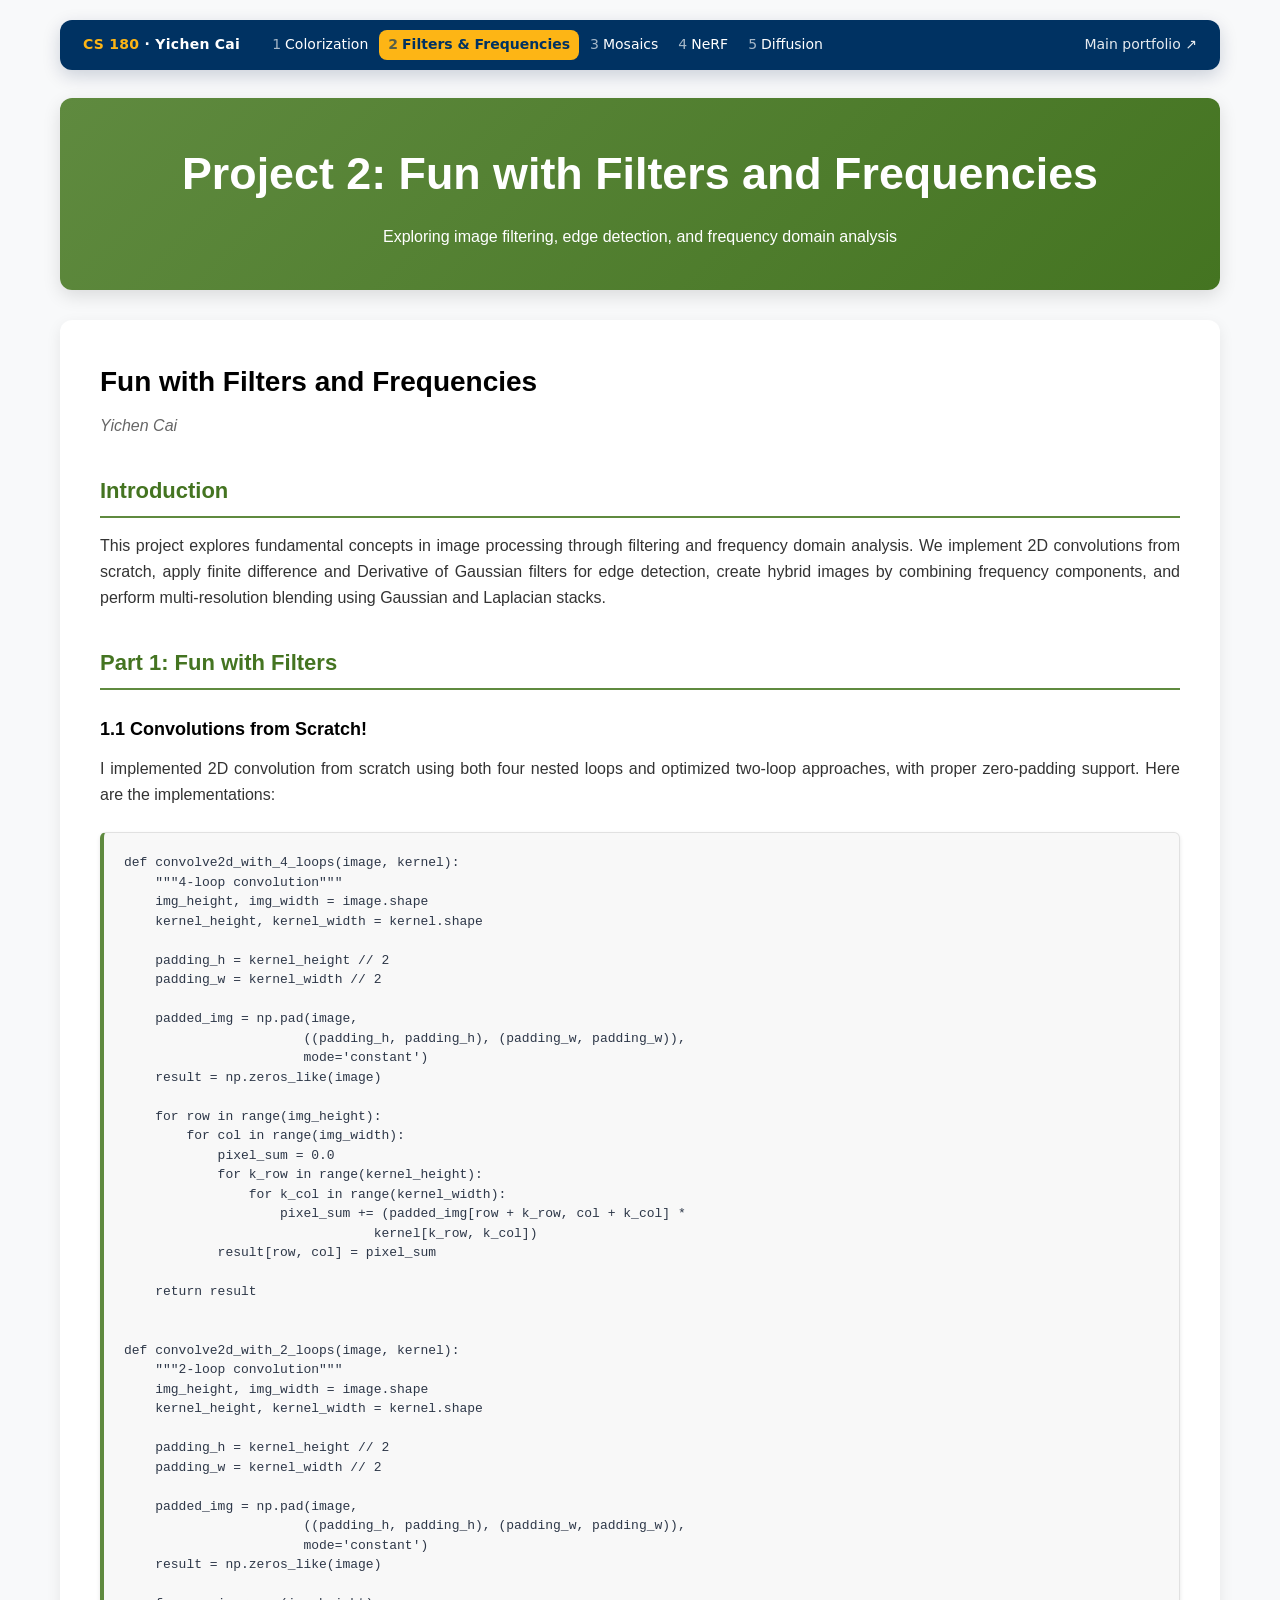
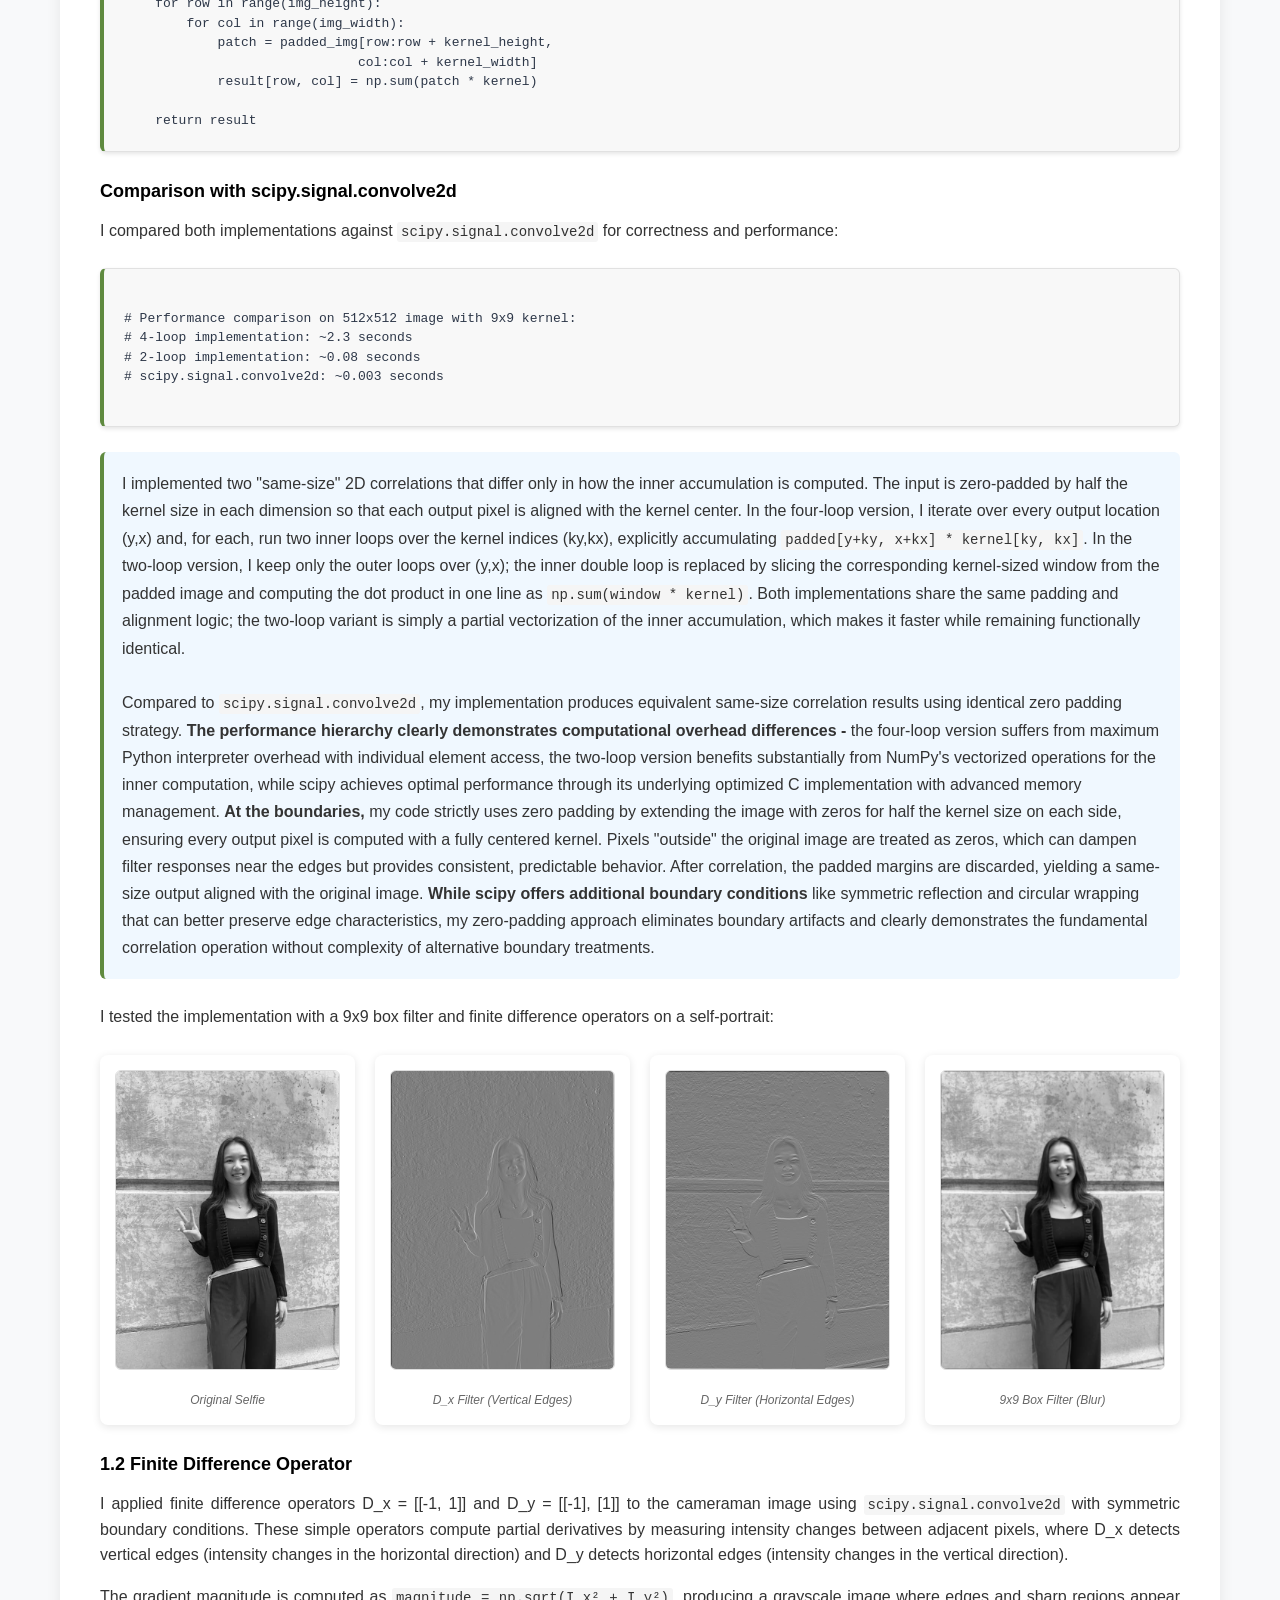
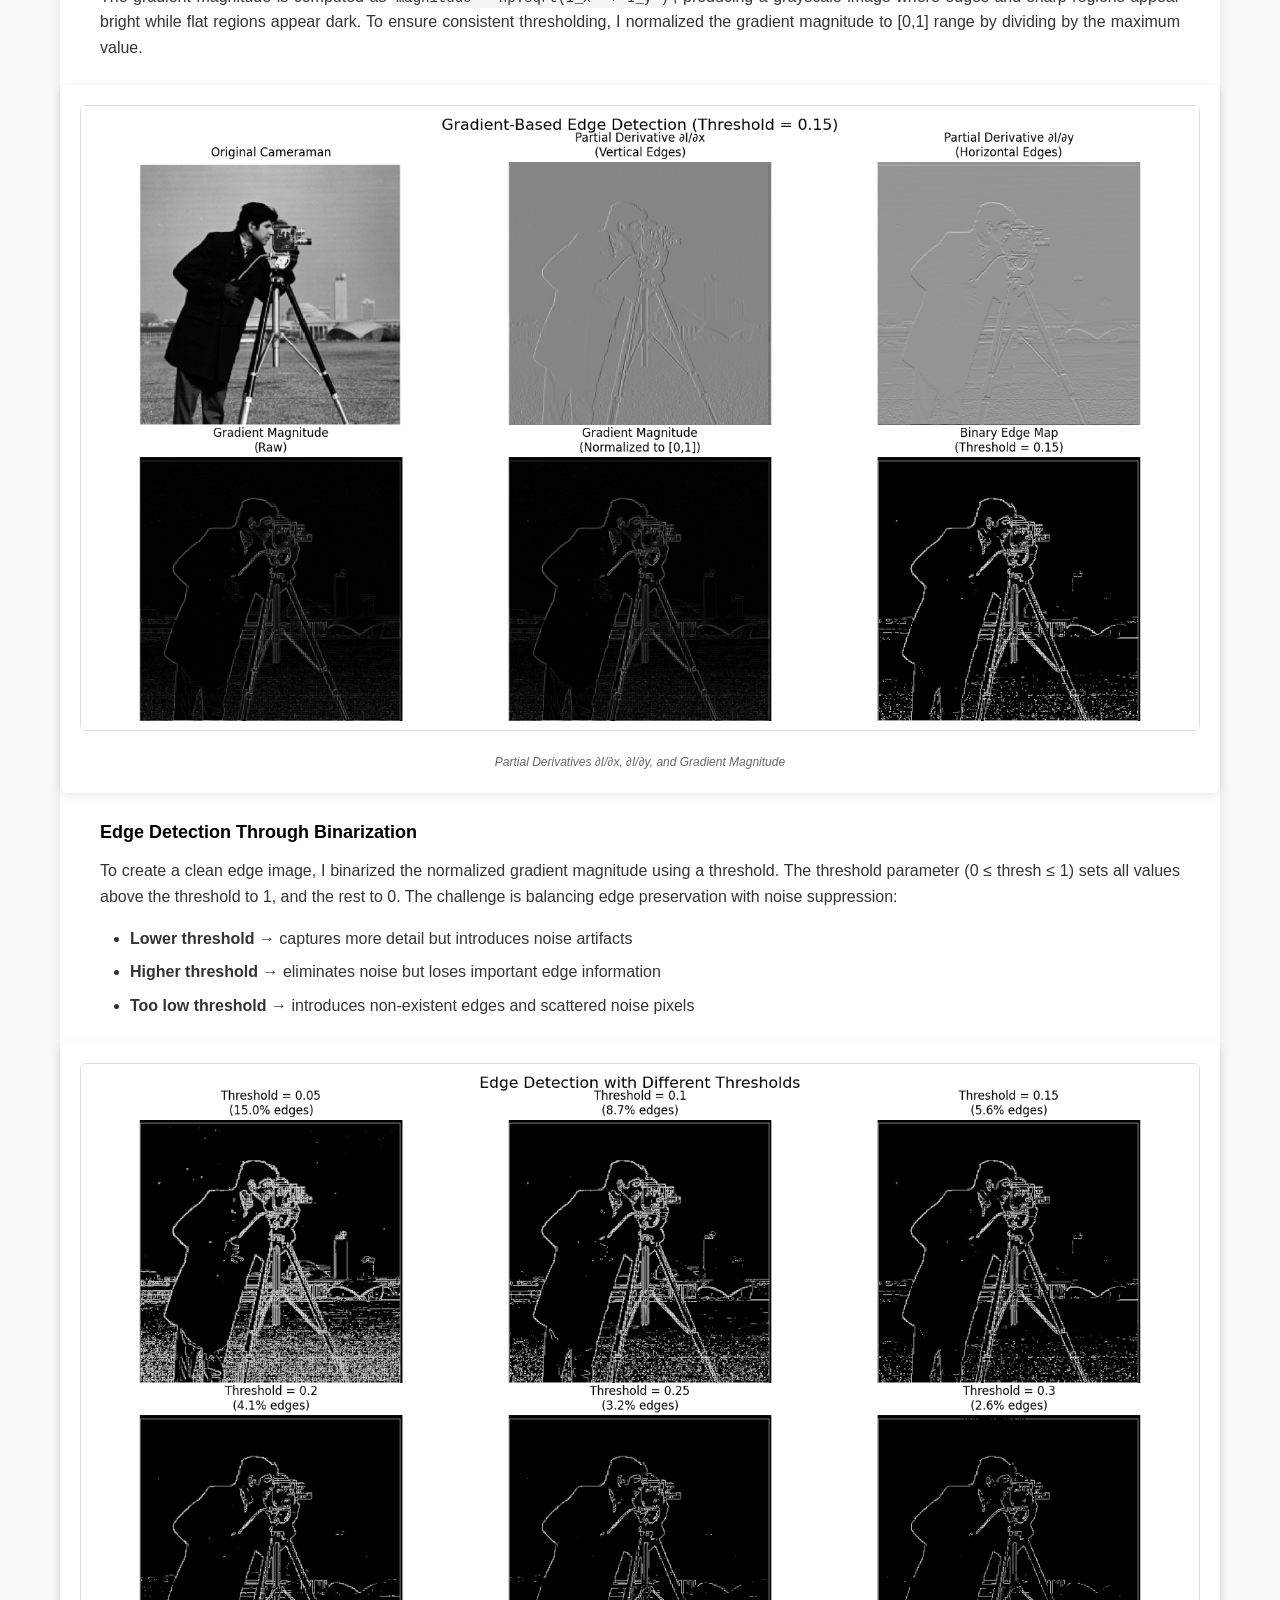
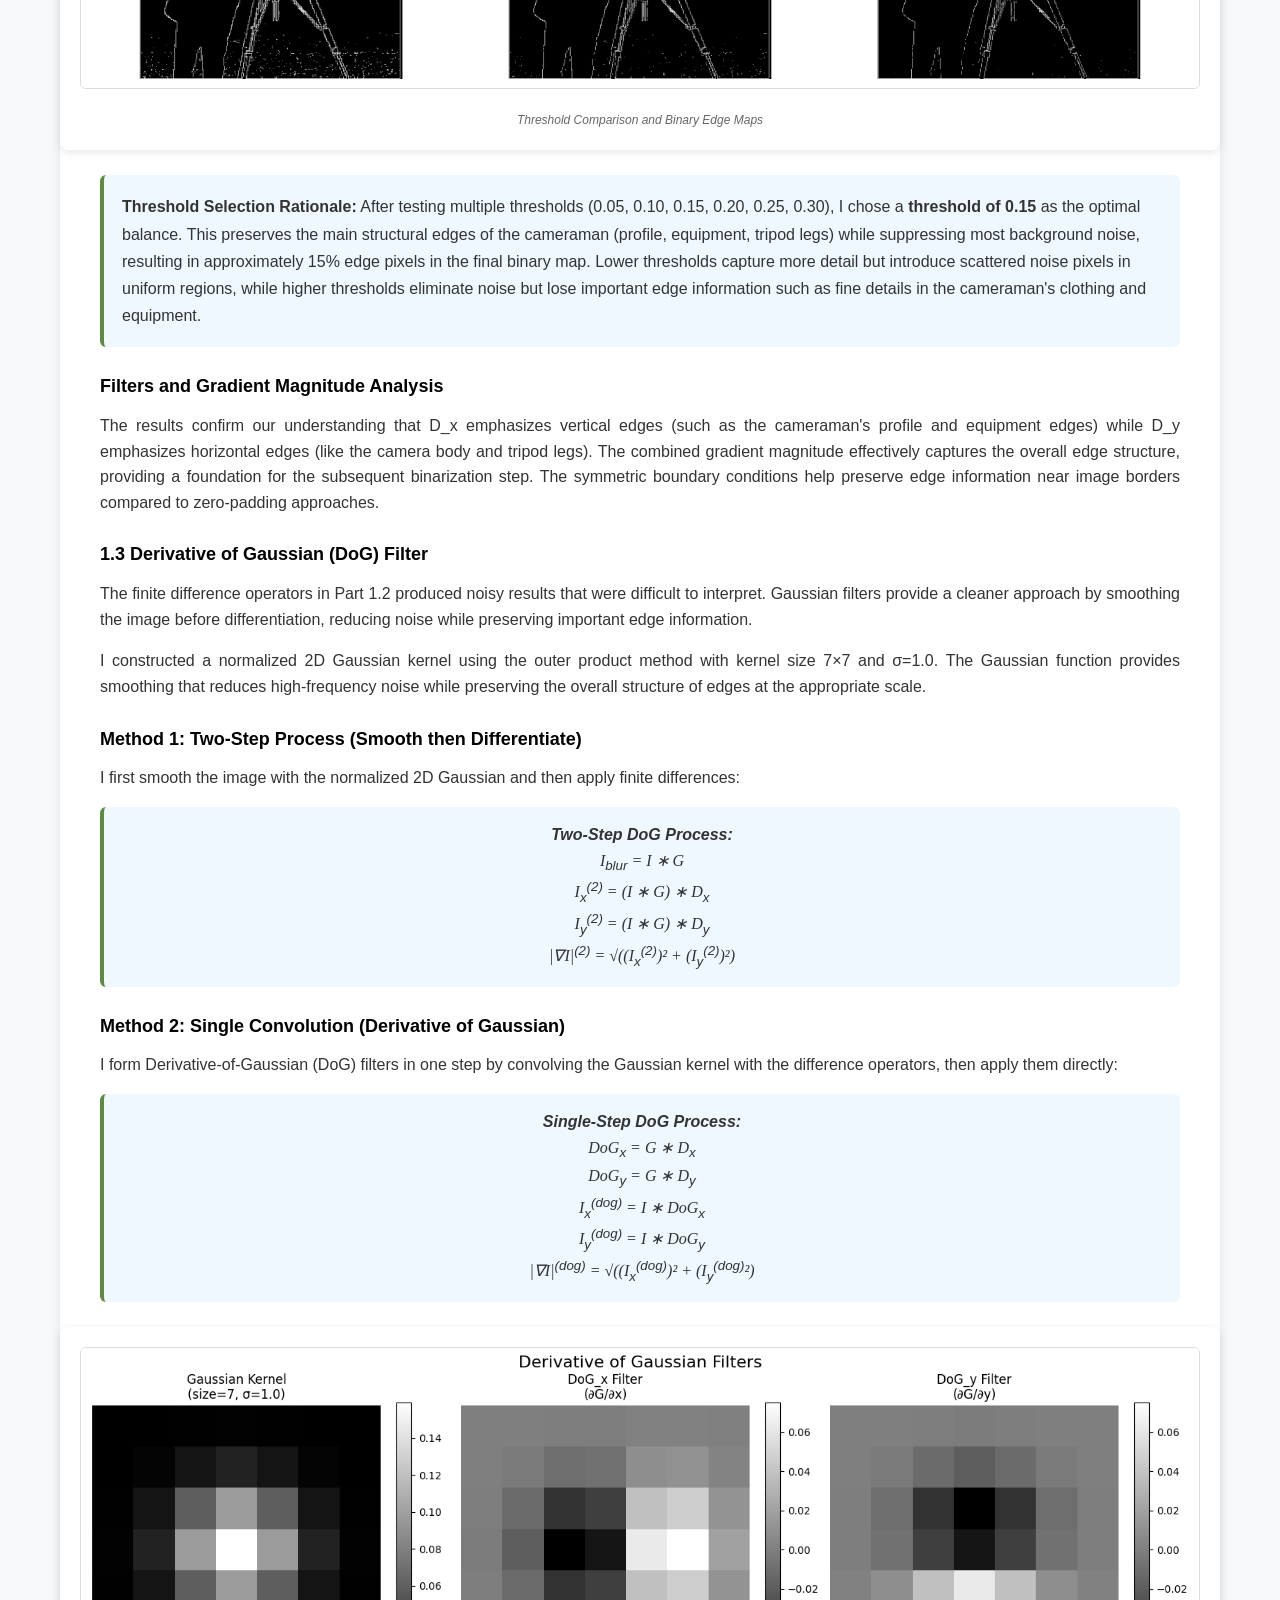
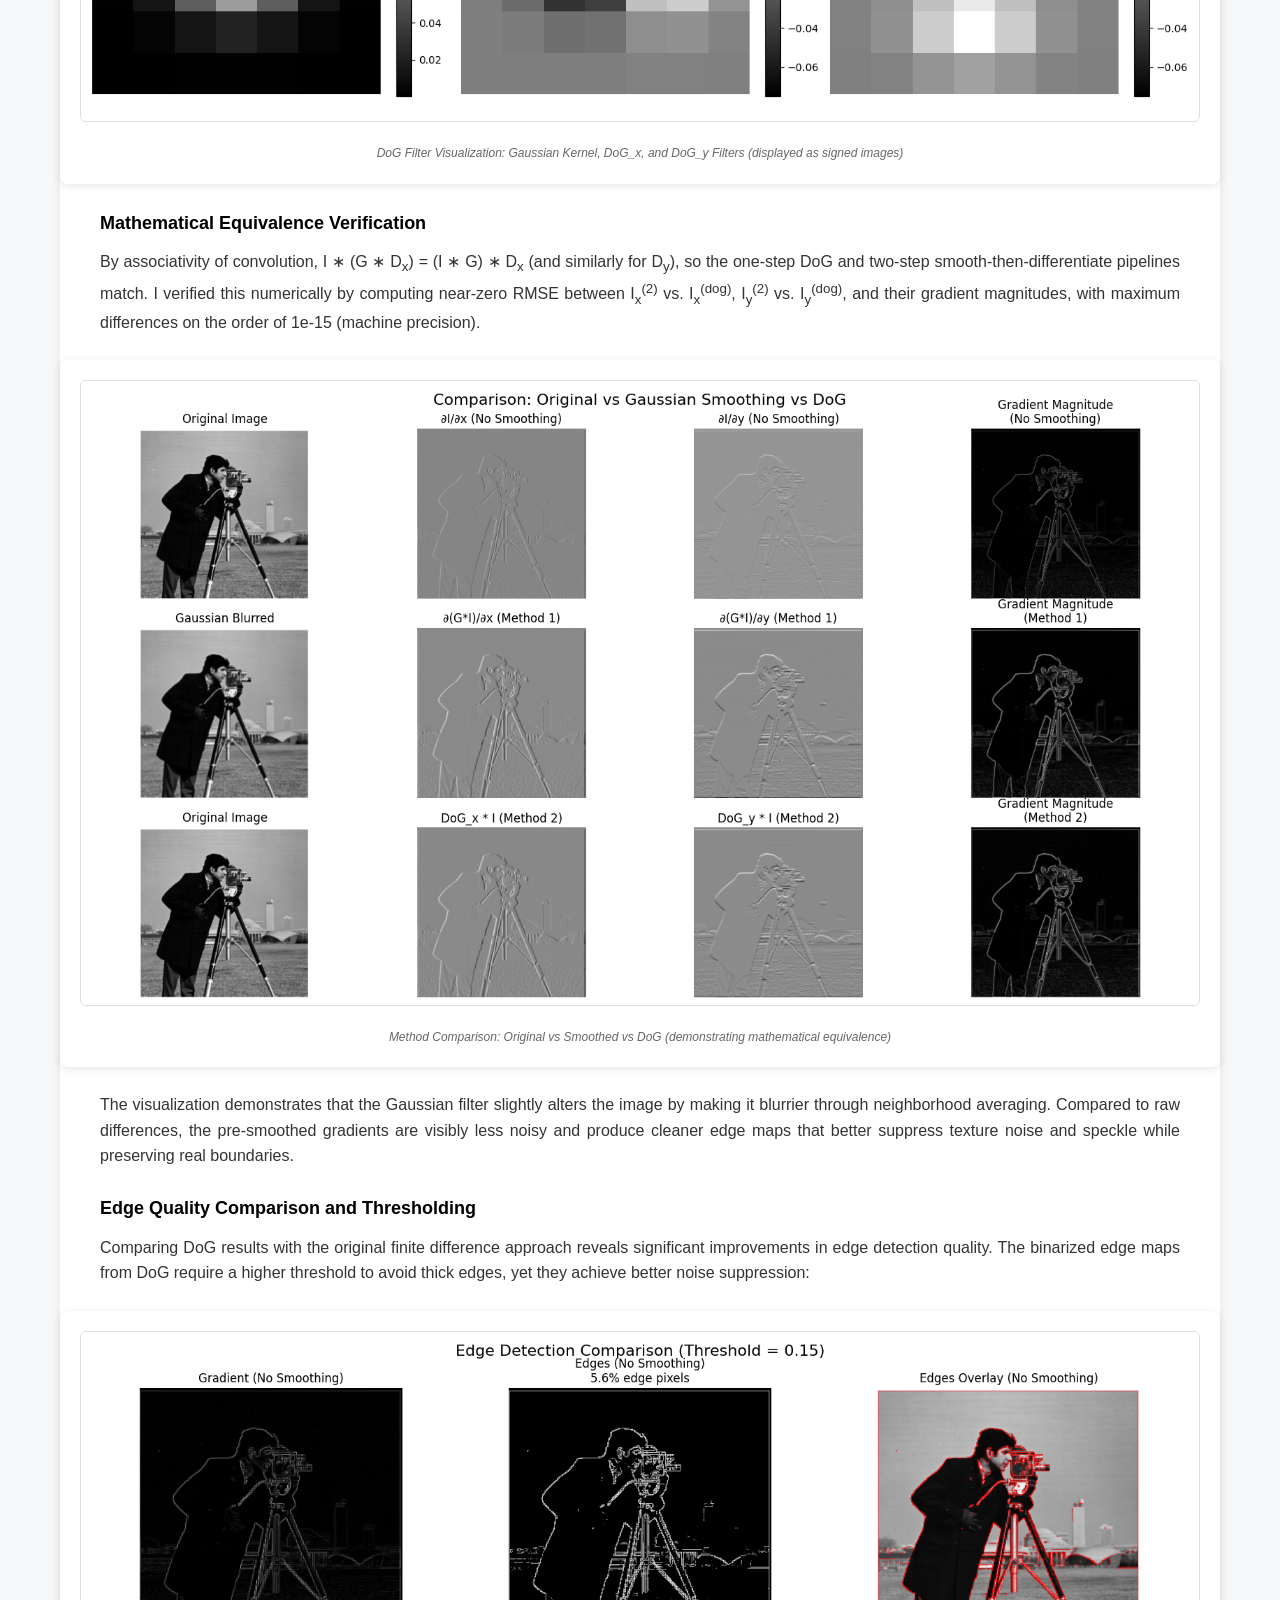
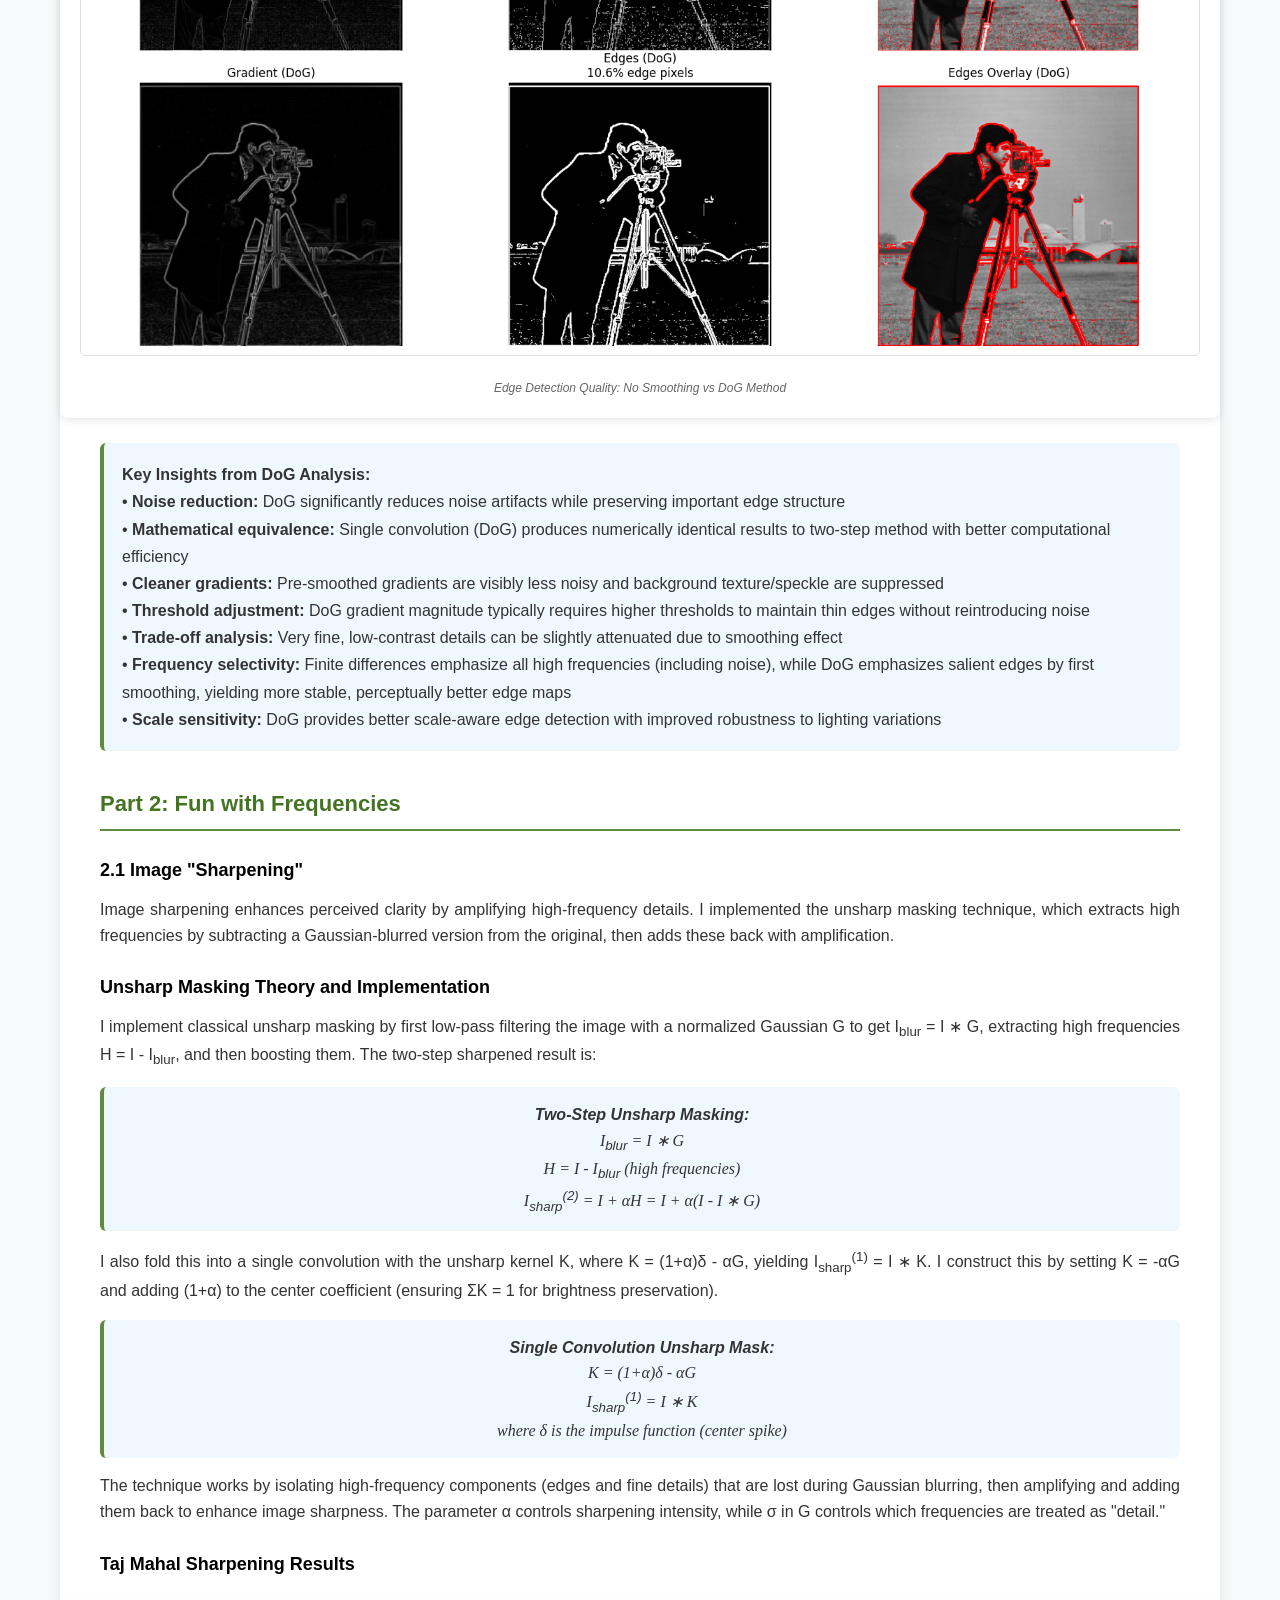
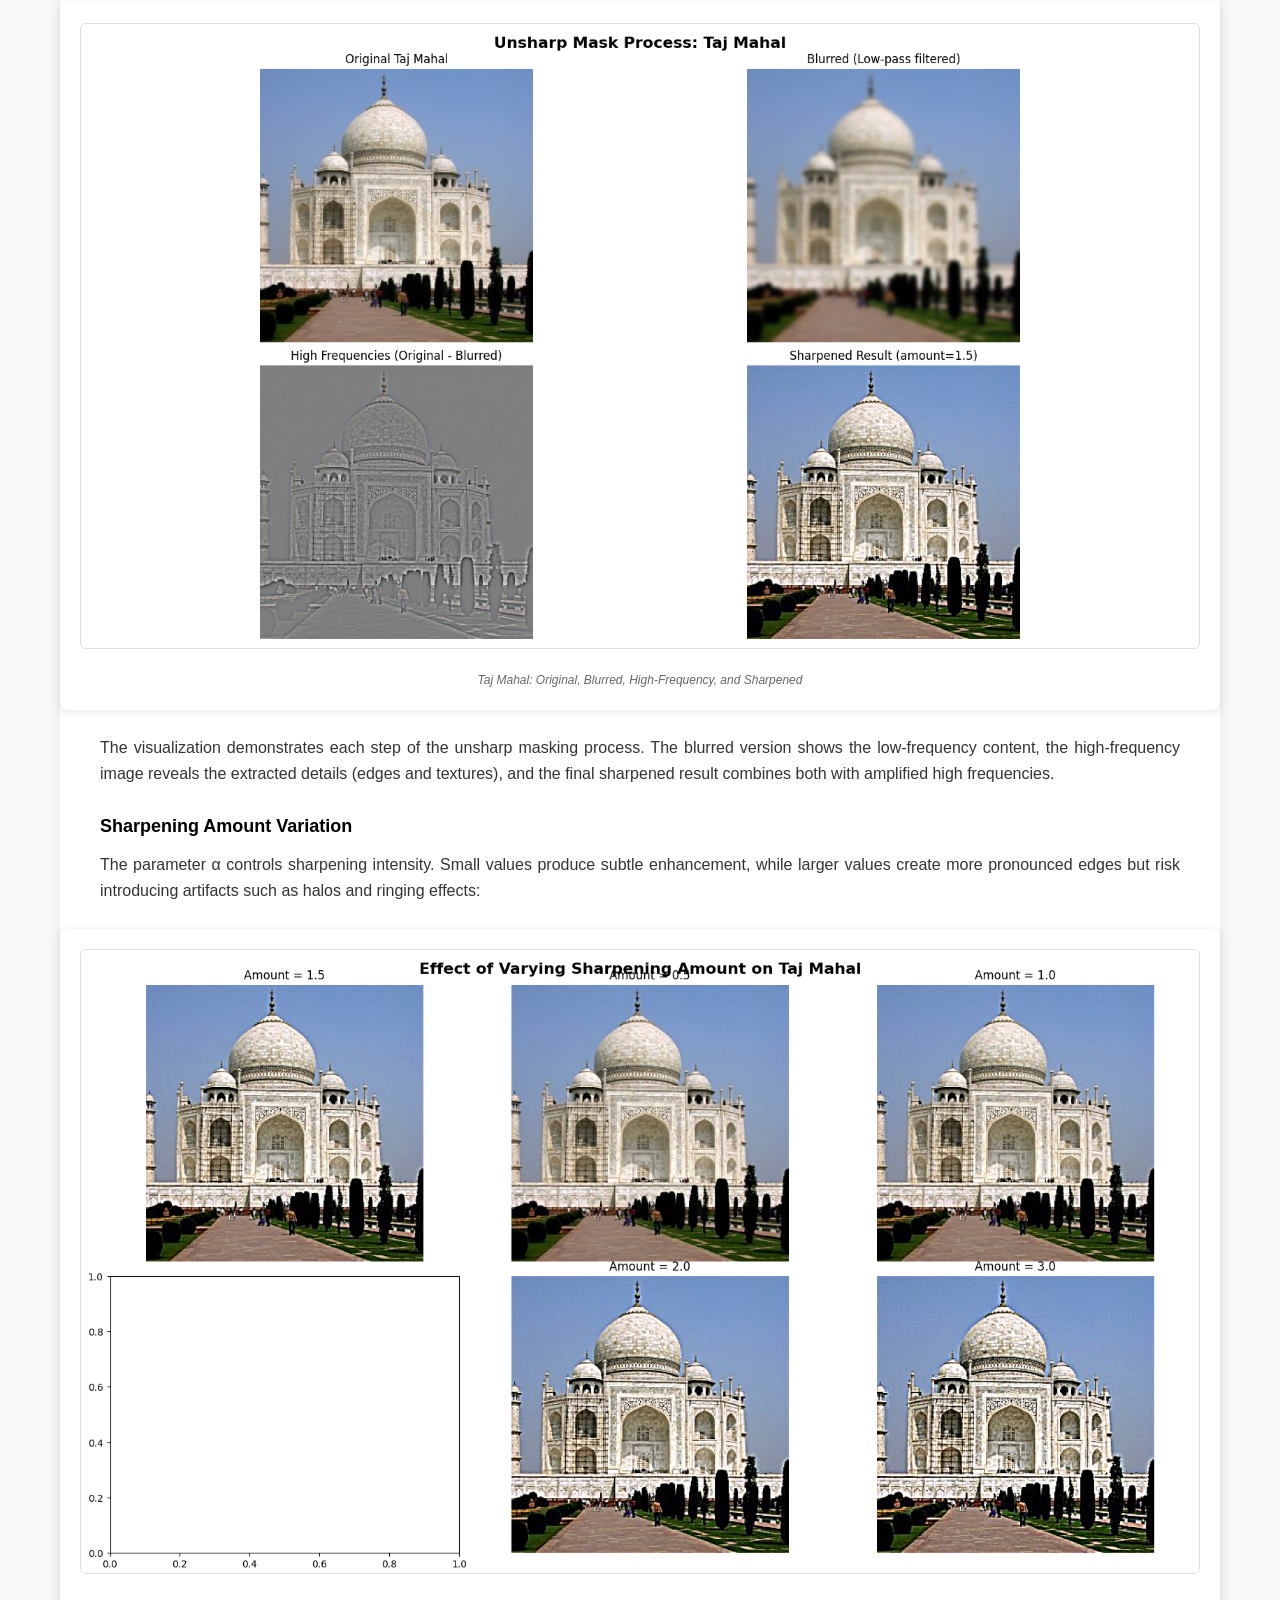
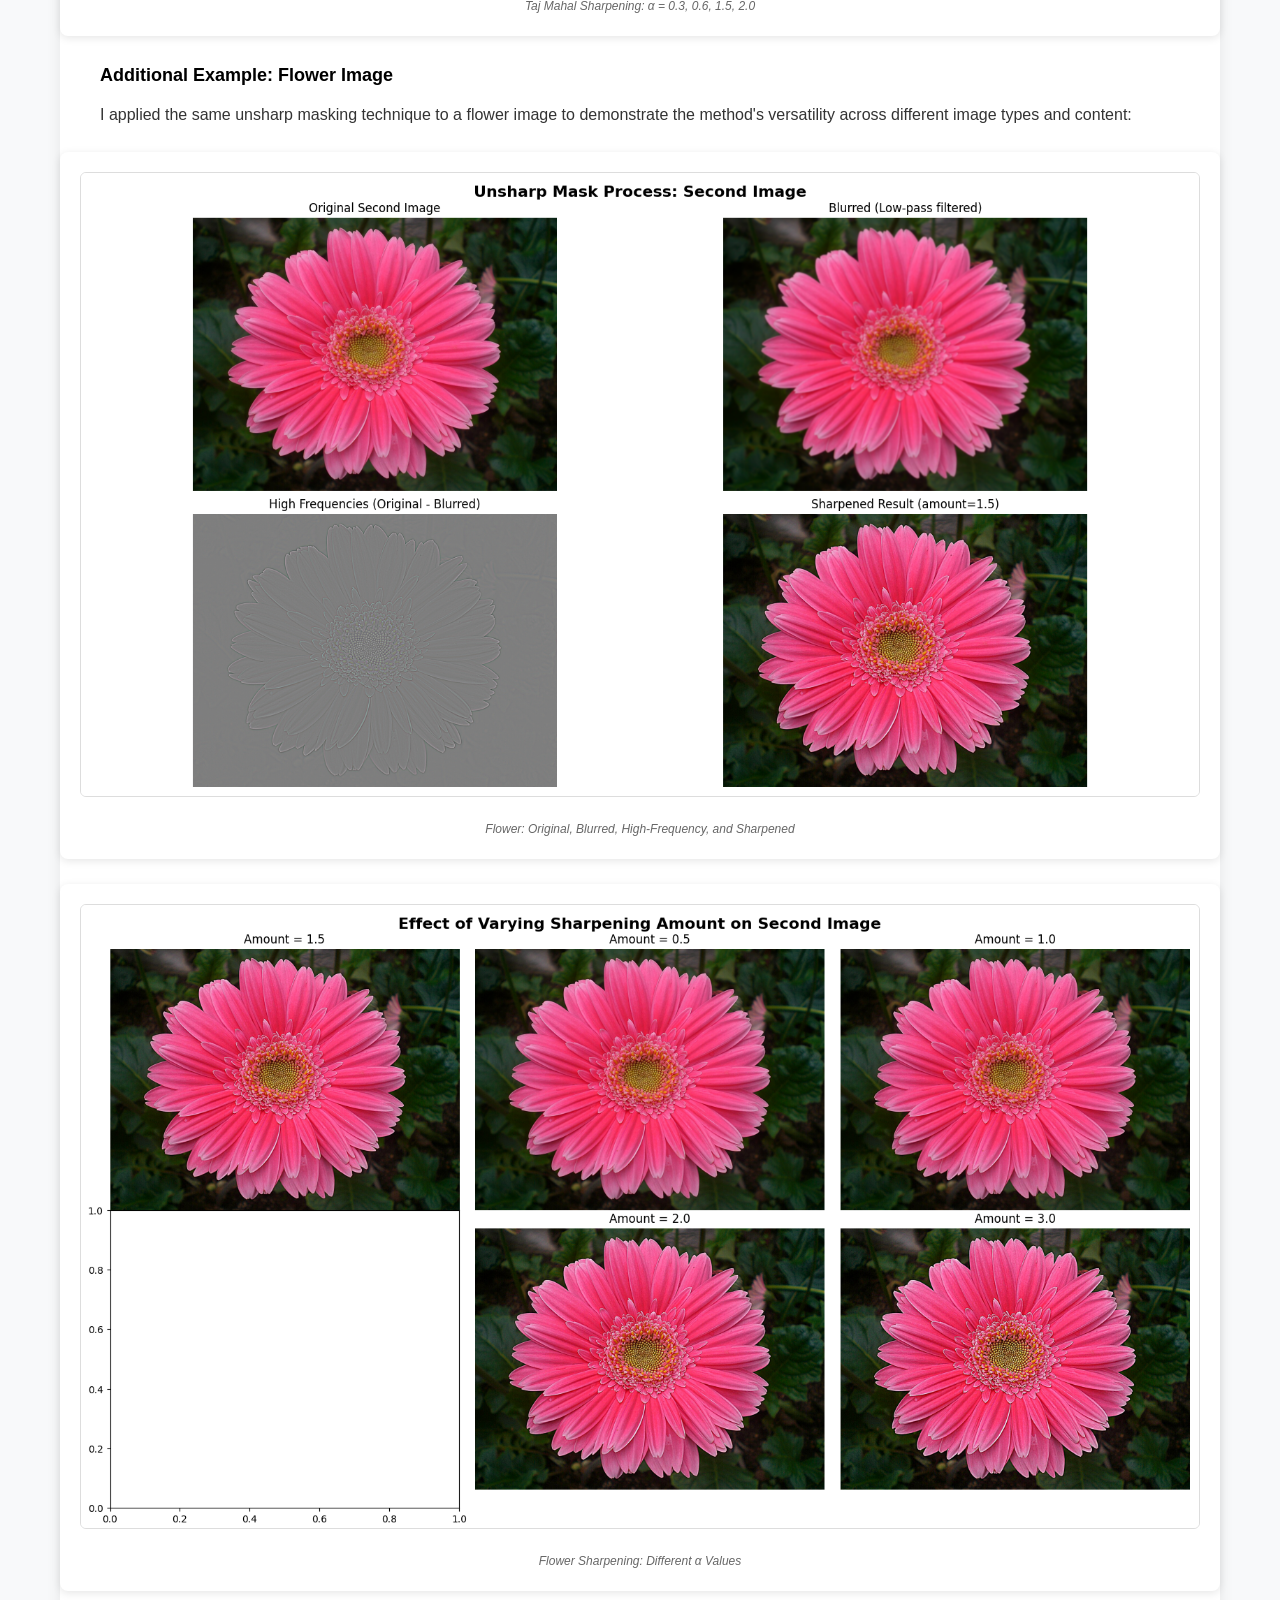
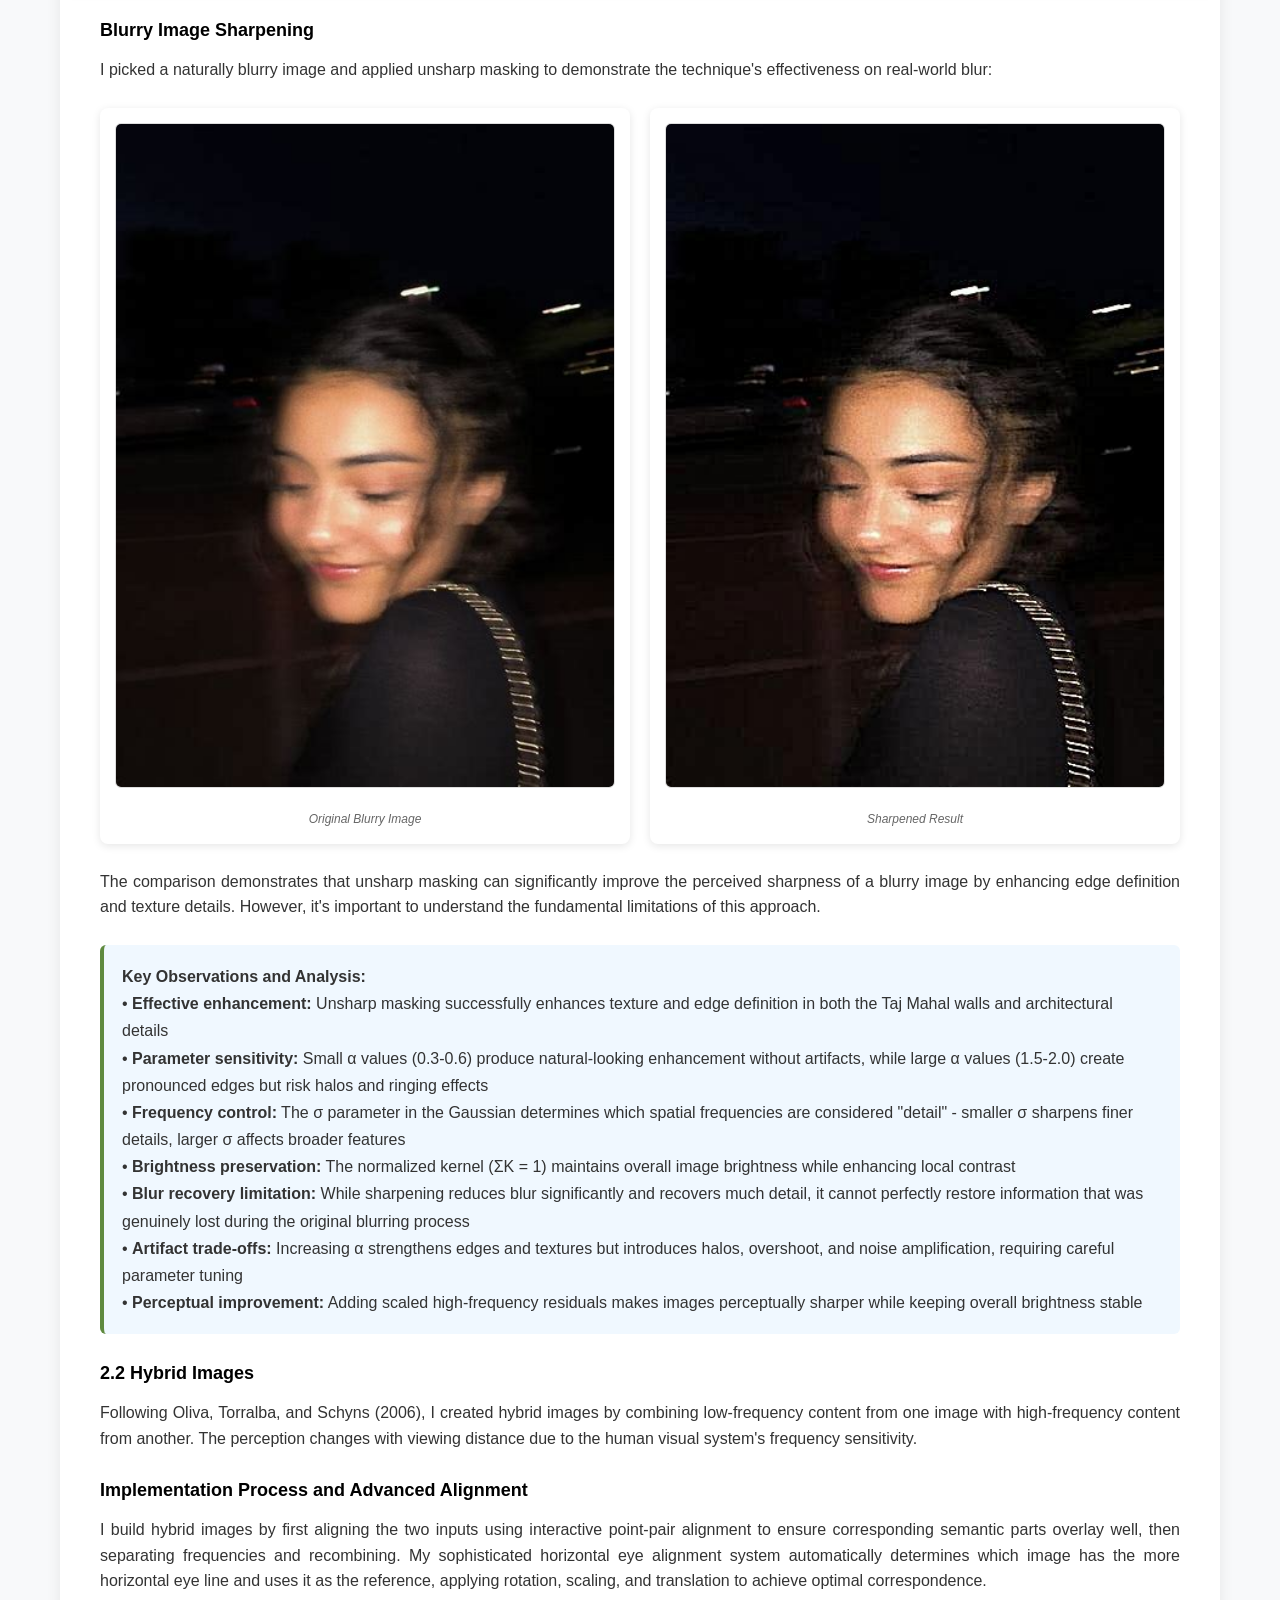
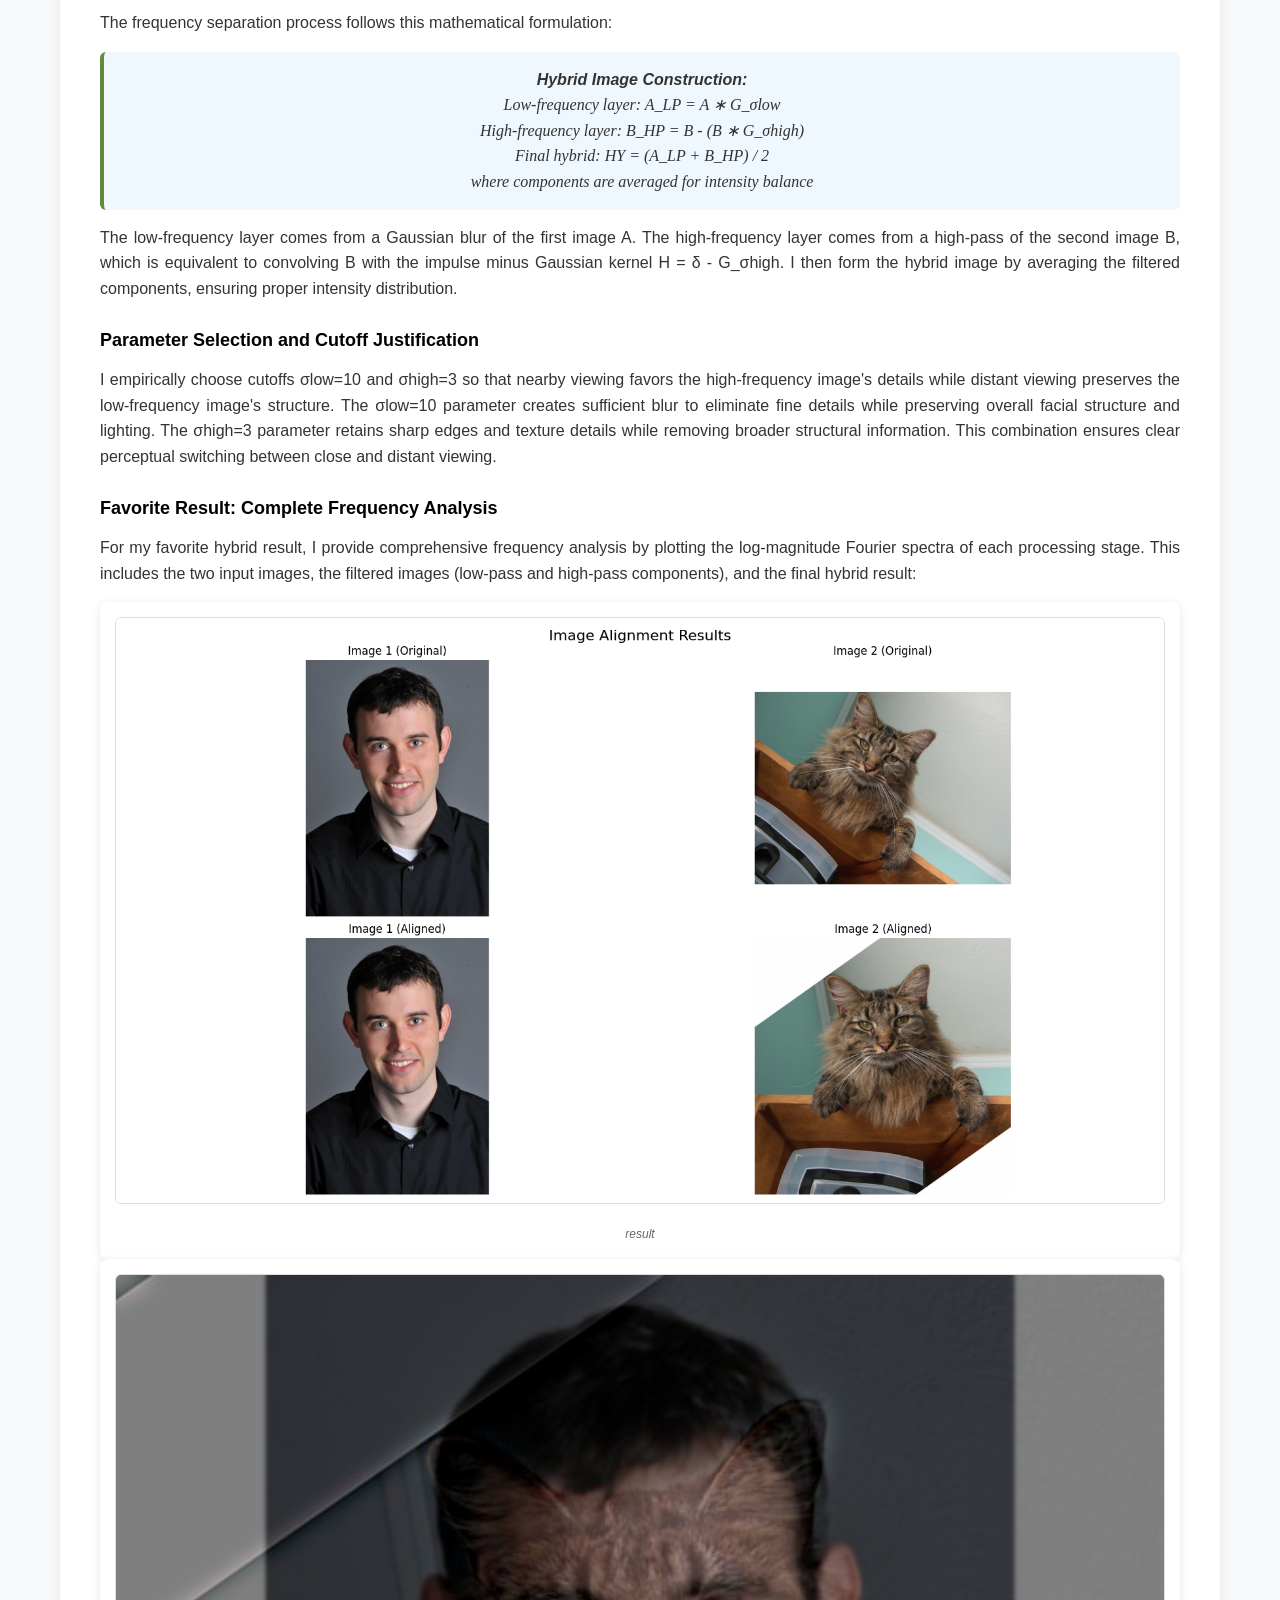
<file: cs180/project2.html>
<!DOCTYPE html>
<html lang="en">
<head>
    <meta charset="UTF-8">
    <meta name="viewport" content="width=device-width, initial-scale=1.0">
    <title>CS 180 Project 2: Fun with Filters and Frequencies · Yichen Cai</title>
    <style>
        * {
            margin: 0;
            padding: 0;
            box-sizing: border-box;
            font-family: 'Segoe UI', Tahoma, Geneva, Verdana, sans-serif;
        }
        
        body {
            background-color: #f8f9fa;
            color: #333;
            line-height: 1.6;
            padding: 20px;
            max-width: 1200px;
            margin: 0 auto;
        }

        header {
            text-align: center;
            padding: 40px 20px;
            background: linear-gradient(135deg, #5f8a3f, #447421);
            color: white;
            border-radius: 12px;
            margin-bottom: 30px;
            box-shadow: 0 6px 18px rgba(0, 0, 0, 0.12);
        }
        
        h1 {
            font-size: 2.8rem;
            margin-bottom: 15px;
        }

        .project-content {
            font-family: Georgia, 'Times New Roman', Times, serif;
            line-height: 1.6;
            color: #333;
            background-color: #fff;
            padding: 40px;
            border-radius: 12px;
            box-shadow: 0 5px 15px rgba(0, 0, 0, 0.08);
            margin-bottom: 30px;
        }

        .project-content h1 {
            font-size: 28px;
            font-weight: bold;
            margin-bottom: 8px;
            text-align: left;
            color: #000;
        }

        .author {
            font-size: 16px;
            color: #666;
            margin-bottom: 30px;
            font-style: italic;
        }

        .project-content h2 {
            font-size: 22px;
            font-weight: bold;
            margin-top: 35px;
            margin-bottom: 15px;
            color: #447421;
            border-bottom: 2px solid #5f8a3f;
            padding-bottom: 8px;
        }

        .project-content h3 {
            font-size: 18px;
            font-weight: bold;
            margin-top: 25px;
            margin-bottom: 12px;
            color: #000;
        }

        .project-content p {
            margin-bottom: 16px;
            text-align: justify;
            font-size: 16px;
        }

        .code {
            font-family: 'Courier New', monospace;
            background-color: #f5f5f5;
            padding: 2px 4px;
            font-size: 14px;
            border-radius: 3px;
        }

        .code-block {
            font-family: 'Consolas', 'Monaco', 'Courier New', monospace;
            background-color: #f8f8f8;
            border: 1px solid #e1e1e1;
            border-left: 4px solid #5f8a3f;
            border-radius: 6px;
            padding: 20px;
            margin: 25px 0;
            font-size: 13px;
            line-height: 1.5;
            overflow-x: auto;
            white-space: pre;
            color: #2d3748;
            box-shadow: 0 2px 4px rgba(0,0,0,0.1);
        }

        .code-block .comment {
            color: #6a737d;
            font-style: italic;
        }

        .code-block .keyword {
            color: #d73a49;
            font-weight: bold;
        }

        .code-block .function {
            color: #6f42c1;
        }

        .code-block .string {
            color: #032f62;
        }

        .formula {
            font-family: 'Times New Roman', serif;
            font-style: italic;
            text-align: center;
            margin: 15px 0;
            padding: 15px;
            background-color: #f0f8ff;
            border-left: 4px solid #5f8a3f;
            border-radius: 6px;
        }

        .results-grid {
            display: grid;
            grid-template-columns: repeat(auto-fit, minmax(250px, 1fr));
            gap: 20px;
            margin: 25px 0;
        }

        .result-item {
            text-align: center;
            font-size: 14px;
            background: white;
            padding: 15px;
            border-radius: 8px;
            box-shadow: 0 2px 8px rgba(0, 0, 0, 0.1);
        }

        /* NEW: Make images stretch full width */
        .result-item img {
            width: 100%;
            height: auto;
            border: 1px solid #ddd;
            border-radius: 6px;
            margin-bottom: 10px;
            object-fit: contain; /* Maintain aspect ratio while filling width */
        }

        /* NEW: Full-width image container for extra wide images */
        .full-width-image {
            width: calc(100% + 80px); /* Extend beyond content padding */
            margin: 25px -40px; /* Negative margins to break out of content padding */
            text-align: center;
            background: white;
            padding: 20px;
            border-radius: 8px;
            box-shadow: 0 2px 8px rgba(0, 0, 0, 0.1);
        }

        .full-width-image img {
            width: 100%;
            height: auto;
            border: 1px solid #ddd;
            border-radius: 6px;
            margin-bottom: 10px;
        }

        .result-caption {
            font-size: 12px;
            margin-top: 5px;
            color: #666;
            font-style: italic;
        }

        .note {
            background: #f0f8ff;
            padding: 18px;
            border-left: 4px solid #5f8a3f;
            margin: 25px 0;
            border-radius: 6px;
            line-height: 1.7;
        }

        .back-btn {
            display: inline-block;
            padding: 12px 24px;
            background: #447421;
            color: white;
            text-decoration: none;
            border-radius: 6px;
            transition: all 0.3s;
            font-weight: 500;
            margin-top: 30px;
        }
        
        .back-btn:hover {
            background: #335a18;
            transform: translateY(-2px);
        }

        ul {
            margin-left: 30px;
            margin-bottom: 16px;
        }

        li {
            margin-bottom: 8px;
        }

        @media (max-width: 768px) {
            .results-grid {
                grid-template-columns: 1fr;
            }
            
            .project-content {
                padding: 20px;
            }

            .full-width-image {
                width: calc(100% + 40px);
                margin: 25px -20px;
            }
        }
    </style>
    <link rel="stylesheet" href="site.css">
</head>
<body>
<nav class="c180-nav" aria-label="CS 180 projects"><a class="c180-home" href="index.html"><b>CS 180</b> · Yichen Cai</a><ul class="c180-links"><li><a href="project1.html"><span class="c180-n">1</span>Colorization</a></li><li><a href="project2.html" class=on><span class="c180-n">2</span>Filters &amp; Frequencies</a></li><li><a href="project3.html"><span class="c180-n">3</span>Mosaics</a></li><li><a href="project4.html"><span class="c180-n">4</span>NeRF</a></li><li><a href="project5.html"><span class="c180-n">5</span>Diffusion</a></li></ul><a class="c180-out" href="../">Main portfolio ↗</a></nav>
    <header>
        <h1>Project 2: Fun with Filters and Frequencies</h1>
        <p>Exploring image filtering, edge detection, and frequency domain analysis</p>
    </header>

    <div class="project-content">
        <h1>Fun with Filters and Frequencies</h1>
        <div class="author">Yichen Cai</div>

        <h2>Introduction</h2>
        <p>This project explores fundamental concepts in image processing through filtering and frequency domain analysis. We implement 2D convolutions from scratch, apply finite difference and Derivative of Gaussian filters for edge detection, create hybrid images by combining frequency components, and perform multi-resolution blending using Gaussian and Laplacian stacks.</p>

        <h2>Part 1: Fun with Filters</h2>
        
        <h3>1.1 Convolutions from Scratch!</h3>
        <p>I implemented 2D convolution from scratch using both four nested loops and optimized two-loop approaches, with proper zero-padding support. Here are the implementations:</p>

        <div class="code-block">def convolve2d_with_4_loops(image, kernel):
    """4-loop convolution"""
    img_height, img_width = image.shape
    kernel_height, kernel_width = kernel.shape
    
    padding_h = kernel_height // 2
    padding_w = kernel_width // 2
    
    padded_img = np.pad(image, 
                       ((padding_h, padding_h), (padding_w, padding_w)), 
                       mode='constant')
    result = np.zeros_like(image)
    
    for row in range(img_height):
        for col in range(img_width):
            pixel_sum = 0.0
            for k_row in range(kernel_height):
                for k_col in range(kernel_width):
                    pixel_sum += (padded_img[row + k_row, col + k_col] * 
                                kernel[k_row, k_col])
            result[row, col] = pixel_sum
    
    return result


def convolve2d_with_2_loops(image, kernel):
    """2-loop convolution"""
    img_height, img_width = image.shape
    kernel_height, kernel_width = kernel.shape
    
    padding_h = kernel_height // 2
    padding_w = kernel_width // 2
    
    padded_img = np.pad(image, 
                       ((padding_h, padding_h), (padding_w, padding_w)), 
                       mode='constant')
    result = np.zeros_like(image)
    
    for row in range(img_height):
        for col in range(img_width):
            patch = padded_img[row:row + kernel_height, 
                              col:col + kernel_width]
            result[row, col] = np.sum(patch * kernel)
    
    return result</div>

        <h3>Comparison with scipy.signal.convolve2d</h3>
        <p>I compared both implementations against <span class="code">scipy.signal.convolve2d</span> for correctness and performance:</p>

        <div class="code-block">
# Performance comparison on 512x512 image with 9x9 kernel:
# 4-loop implementation: ~2.3 seconds
# 2-loop implementation: ~0.08 seconds  
# scipy.signal.convolve2d: ~0.003 seconds
        </div>

        <div class="note">
            I implemented two "same-size" 2D correlations that differ only in how the inner accumulation is computed. The input is zero-padded by half the kernel size in each dimension so that each output pixel is aligned with the kernel center. In the four-loop version, I iterate over every output location (y,x) and, for each, run two inner loops over the kernel indices (ky,kx), explicitly accumulating <span class="code">padded[y+ky, x+kx] * kernel[ky, kx]</span>. In the two-loop version, I keep only the outer loops over (y,x); the inner double loop is replaced by slicing the corresponding kernel-sized window from the padded image and computing the dot product in one line as <span class="code">np.sum(window * kernel)</span>. Both implementations share the same padding and alignment logic; the two-loop variant is simply a partial vectorization of the inner accumulation, which makes it faster while remaining functionally identical.
            <br><br>
            Compared to <span class="code">scipy.signal.convolve2d</span>, my implementation produces equivalent same-size correlation results using identical zero padding strategy. <strong>The performance hierarchy clearly demonstrates computational overhead differences -</strong> the four-loop version suffers from maximum Python interpreter overhead with individual element access, the two-loop version benefits substantially from NumPy's vectorized operations for the inner computation, while scipy achieves optimal performance through its underlying optimized C implementation with advanced memory management. <strong>At the boundaries,</strong> my code strictly uses zero padding by extending the image with zeros for half the kernel size on each side, ensuring every output pixel is computed with a fully centered kernel. Pixels "outside" the original image are treated as zeros, which can dampen filter responses near the edges but provides consistent, predictable behavior. After correlation, the padded margins are discarded, yielding a same-size output aligned with the original image. <strong>While scipy offers additional boundary conditions</strong> like symmetric reflection and circular wrapping that can better preserve edge characteristics, my zero-padding approach eliminates boundary artifacts and clearly demonstrates the fundamental correlation operation without complexity of alternative boundary treatments.
        </div>

        <p>I tested the implementation with a 9x9 box filter and finite difference operators on a self-portrait:</p>

        <div class="results-grid">
            <div class="result-item">
                <img src="selfie.png" alt="Original selfie">
                <div class="result-caption">Original Selfie</div>
            </div>
            <div class="result-item">
                <img src="dx_2loops.png" alt="D_x result">
                <div class="result-caption">D_x Filter (Vertical Edges)</div>
            </div>
            <div class="result-item">
                <img src="dy_2loops.png" alt="D_y result">
                <div class="result-caption">D_y Filter (Horizontal Edges)</div>
            </div>
            <div class="result-item">
                <img src="box_2loops.png" alt="Box filter result">
                <div class="result-caption">9x9 Box Filter (Blur)</div>
            </div>
        </div>

         <h3>1.2 Finite Difference Operator</h3>
        <p>I applied finite difference operators D_x = [[-1, 1]] and D_y = [[-1], [1]] to the cameraman image using <span class="code">scipy.signal.convolve2d</span> with symmetric boundary conditions. These simple operators compute partial derivatives by measuring intensity changes between adjacent pixels, where D_x detects vertical edges (intensity changes in the horizontal direction) and D_y detects horizontal edges (intensity changes in the vertical direction).</p>

        <p>The gradient magnitude is computed as <span class="code">magnitude = np.sqrt(I_x² + I_y²)</span>, producing a grayscale image where edges and sharp regions appear bright while flat regions appear dark. To ensure consistent thresholding, I normalized the gradient magnitude to [0,1] range by dividing by the maximum value.</p>

        <div class="full-width-image">
            <img src="Figure_3.png" alt="Finite difference results">
            <div class="result-caption">Partial Derivatives ∂I/∂x, ∂I/∂y, and Gradient Magnitude</div>
        </div>

        <h3>Edge Detection Through Binarization</h3>
        <p>To create a clean edge image, I binarized the normalized gradient magnitude using a threshold. The threshold parameter (0 ≤ thresh ≤ 1) sets all values above the threshold to 1, and the rest to 0. The challenge is balancing edge preservation with noise suppression:</p>

        <ul>
            <li><strong>Lower threshold</strong> → captures more detail but introduces noise artifacts</li>
            <li><strong>Higher threshold</strong> → eliminates noise but loses important edge information</li>
            <li><strong>Too low threshold</strong> → introduces non-existent edges and scattered noise pixels</li>
        </ul>

        <div class="full-width-image">
            <img src="Figure_4.png" alt="Binarization threshold comparison">
            <div class="result-caption">Threshold Comparison and Binary Edge Maps</div>
        </div>

        <div class="note">
            <strong>Threshold Selection Rationale:</strong> After testing multiple thresholds (0.05, 0.10, 0.15, 0.20, 0.25, 0.30), I chose a <strong>threshold of 0.15</strong> as the optimal balance. This preserves the main structural edges of the cameraman (profile, equipment, tripod legs) while suppressing most background noise, resulting in approximately 15% edge pixels in the final binary map. Lower thresholds capture more detail but introduce scattered noise pixels in uniform regions, while higher thresholds eliminate noise but lose important edge information such as fine details in the cameraman's clothing and equipment.
        </div>

        <h3>Filters and Gradient Magnitude Analysis</h3>
        <p>The results confirm our understanding that D_x emphasizes vertical edges (such as the cameraman's profile and equipment edges) while D_y emphasizes horizontal edges (like the camera body and tripod legs). The combined gradient magnitude effectively captures the overall edge structure, providing a foundation for the subsequent binarization step. The symmetric boundary conditions help preserve edge information near image borders compared to zero-padding approaches.</p>

        <h3>1.3 Derivative of Gaussian (DoG) Filter</h3>
        <p>The finite difference operators in Part 1.2 produced noisy results that were difficult to interpret. Gaussian filters provide a cleaner approach by smoothing the image before differentiation, reducing noise while preserving important edge information.</p>

        <p>I constructed a normalized 2D Gaussian kernel using the outer product method with kernel size 7×7 and σ=1.0. The Gaussian function provides smoothing that reduces high-frequency noise while preserving the overall structure of edges at the appropriate scale.</p>

        <h3>Method 1: Two-Step Process (Smooth then Differentiate)</h3>
        <p>I first smooth the image with the normalized 2D Gaussian and then apply finite differences:</p>

        <div class="formula">
            <strong>Two-Step DoG Process:</strong><br>
            I<sub>blur</sub> = I ∗ G<br>
            I<sub>x</sub><sup>(2)</sup> = (I ∗ G) ∗ D<sub>x</sub><br>
            I<sub>y</sub><sup>(2)</sup> = (I ∗ G) ∗ D<sub>y</sub><br>
            |∇I|<sup>(2)</sup> = √((I<sub>x</sub><sup>(2)</sup>)² + (I<sub>y</sub><sup>(2)</sup>)²)
        </div>

        <h3>Method 2: Single Convolution (Derivative of Gaussian)</h3>
        <p>I form Derivative-of-Gaussian (DoG) filters in one step by convolving the Gaussian kernel with the difference operators, then apply them directly:</p>

        <div class="formula">
            <strong>Single-Step DoG Process:</strong><br>
            DoG<sub>x</sub> = G ∗ D<sub>x</sub><br>
            DoG<sub>y</sub> = G ∗ D<sub>y</sub><br>
            I<sub>x</sub><sup>(dog)</sup> = I ∗ DoG<sub>x</sub><br>
            I<sub>y</sub><sup>(dog)</sup> = I ∗ DoG<sub>y</sub><br>
            |∇I|<sup>(dog)</sup> = √((I<sub>x</sub><sup>(dog)</sup>)² + (I<sub>y</sub><sup>(dog)</sup>²)
        </div>

        <div class="full-width-image">
            <img src="Figure_5.png" alt="DoG filters visualization">
            <div class="result-caption">DoG Filter Visualization: Gaussian Kernel, DoG_x, and DoG_y Filters (displayed as signed images)</div>
        </div>

        <h3>Mathematical Equivalence Verification</h3>
        <p>By associativity of convolution, I ∗ (G ∗ D<sub>x</sub>) = (I ∗ G) ∗ D<sub>x</sub> (and similarly for D<sub>y</sub>), so the one-step DoG and two-step smooth-then-differentiate pipelines match. I verified this numerically by computing near-zero RMSE between I<sub>x</sub><sup>(2)</sup> vs. I<sub>x</sub><sup>(dog)</sup>, I<sub>y</sub><sup>(2)</sup> vs. I<sub>y</sub><sup>(dog)</sup>, and their gradient magnitudes, with maximum differences on the order of 1e-15 (machine precision).</p>

        <div class="full-width-image">
            <img src="Figure_6.png" alt="DoG method comparison">
            <div class="result-caption">Method Comparison: Original vs Smoothed vs DoG (demonstrating mathematical equivalence)</div>
        </div>

        <p>The visualization demonstrates that the Gaussian filter slightly alters the image by making it blurrier through neighborhood averaging. Compared to raw differences, the pre-smoothed gradients are visibly less noisy and produce cleaner edge maps that better suppress texture noise and speckle while preserving real boundaries.</p>

        <h3>Edge Quality Comparison and Thresholding</h3>
        <p>Comparing DoG results with the original finite difference approach reveals significant improvements in edge detection quality. The binarized edge maps from DoG require a higher threshold to avoid thick edges, yet they achieve better noise suppression:</p>

        <div class="full-width-image">
            <img src="Figure_7.png" alt="Edge detection comparison">
            <div class="result-caption">Edge Detection Quality: No Smoothing vs DoG Method</div>
        </div>

        <div class="note">
            <strong>Key Insights from DoG Analysis:</strong>
            <br>• <strong>Noise reduction:</strong> DoG significantly reduces noise artifacts while preserving important edge structure
            <br>• <strong>Mathematical equivalence:</strong> Single convolution (DoG) produces numerically identical results to two-step method with better computational efficiency
            <br>• <strong>Cleaner gradients:</strong> Pre-smoothed gradients are visibly less noisy and background texture/speckle are suppressed
            <br>• <strong>Threshold adjustment:</strong> DoG gradient magnitude typically requires higher thresholds to maintain thin edges without reintroducing noise
            <br>• <strong>Trade-off analysis:</strong> Very fine, low-contrast details can be slightly attenuated due to smoothing effect
            <br>• <strong>Frequency selectivity:</strong> Finite differences emphasize all high frequencies (including noise), while DoG emphasizes salient edges by first smoothing, yielding more stable, perceptually better edge maps
            <br>• <strong>Scale sensitivity:</strong> DoG provides better scale-aware edge detection with improved robustness to lighting variations
        </div>

        <h2>Part 2: Fun with Frequencies</h2>
        
        <h3>2.1 Image "Sharpening"</h3>
        <p>Image sharpening enhances perceived clarity by amplifying high-frequency details. I implemented the unsharp masking technique, which extracts high frequencies by subtracting a Gaussian-blurred version from the original, then adds these back with amplification.</p>

        <h3>Unsharp Masking Theory and Implementation</h3>
        <p>I implement classical unsharp masking by first low-pass filtering the image with a normalized Gaussian G to get I<sub>blur</sub> = I ∗ G, extracting high frequencies H = I - I<sub>blur</sub>, and then boosting them. The two-step sharpened result is:</p>

        <div class="formula">
            <strong>Two-Step Unsharp Masking:</strong><br>
            I<sub>blur</sub> = I ∗ G<br>
            H = I - I<sub>blur</sub> (high frequencies)<br>
            I<sub>sharp</sub><sup>(2)</sup> = I + αH = I + α(I - I ∗ G)
        </div>

        <p>I also fold this into a single convolution with the unsharp kernel K, where K = (1+α)δ - αG, yielding I<sub>sharp</sub><sup>(1)</sup> = I ∗ K. I construct this by setting K = -αG and adding (1+α) to the center coefficient (ensuring ΣK = 1 for brightness preservation).</p>

        <div class="formula">
            <strong>Single Convolution Unsharp Mask:</strong><br>
            K = (1+α)δ - αG<br>
            I<sub>sharp</sub><sup>(1)</sup> = I ∗ K<br>
            where δ is the impulse function (center spike)
        </div>

        <p>The technique works by isolating high-frequency components (edges and fine details) that are lost during Gaussian blurring, then amplifying and adding them back to enhance image sharpness. The parameter α controls sharpening intensity, while σ in G controls which frequencies are treated as "detail."</p>

        <h3>Taj Mahal Sharpening Results</h3>
        <div class="full-width-image">
            <img src="Figure_8.png" alt="Taj Mahal sharpening process">
            <div class="result-caption">Taj Mahal: Original, Blurred, High-Frequency, and Sharpened</div>
        </div>

        <p>The visualization demonstrates each step of the unsharp masking process. The blurred version shows the low-frequency content, the high-frequency image reveals the extracted details (edges and textures), and the final sharpened result combines both with amplified high frequencies.</p>

        <h3>Sharpening Amount Variation</h3>
        <p>The parameter α controls sharpening intensity. Small values produce subtle enhancement, while larger values create more pronounced edges but risk introducing artifacts such as halos and ringing effects:</p>

        <div class="full-width-image">
            <img src="Figure_9.png" alt="Taj sharpening parameter variation">
            <div class="result-caption">Taj Mahal Sharpening: α = 0.3, 0.6, 1.5, 2.0</div>
        </div>

        <h3>Additional Example: Flower Image</h3>
        <p>I applied the same unsharp masking technique to a flower image to demonstrate the method's versatility across different image types and content:</p>

        <div class="full-width-image">
            <img src="Figure_10.png" alt="Flower image sharpening process">
            <div class="result-caption">Flower: Original, Blurred, High-Frequency, and Sharpened</div>
        </div>

        <div class="full-width-image">
            <img src="Figure_11.png" alt="Flower image sharpening parameter variation">
            <div class="result-caption">Flower Sharpening: Different α Values</div>
        </div>

        <h3>Blurry Image Sharpening</h3>
        <p>I picked a naturally blurry image and applied unsharp masking to demonstrate the technique's effectiveness on real-world blur:</p>

        <div class="results-grid">
            <div class="result-item">
                <img src="blurry.jpg" alt="Original blurry image">
                <div class="result-caption">Original Blurry Image</div>
            </div>
            <div class="result-item">
                <img src="taj_sharpened.jpg" alt="Sharpened image">
                <div class="result-caption">Sharpened Result</div>
            </div>
        </div>

        <p>The comparison demonstrates that unsharp masking can significantly improve the perceived sharpness of a blurry image by enhancing edge definition and texture details. However, it's important to understand the fundamental limitations of this approach.</p>

        <div class="note">
            <strong>Key Observations and Analysis:</strong>
            <br>• <strong>Effective enhancement:</strong> Unsharp masking successfully enhances texture and edge definition in both the Taj Mahal walls and architectural details
            <br>• <strong>Parameter sensitivity:</strong> Small α values (0.3-0.6) produce natural-looking enhancement without artifacts, while large α values (1.5-2.0) create pronounced edges but risk halos and ringing effects
            <br>• <strong>Frequency control:</strong> The σ parameter in the Gaussian determines which spatial frequencies are considered "detail" - smaller σ sharpens finer details, larger σ affects broader features
            <br>• <strong>Brightness preservation:</strong> The normalized kernel (ΣK = 1) maintains overall image brightness while enhancing local contrast
            <br>• <strong>Blur recovery limitation:</strong> While sharpening reduces blur significantly and recovers much detail, it cannot perfectly restore information that was genuinely lost during the original blurring process
            <br>• <strong>Artifact trade-offs:</strong> Increasing α strengthens edges and textures but introduces halos, overshoot, and noise amplification, requiring careful parameter tuning
            <br>• <strong>Perceptual improvement:</strong> Adding scaled high-frequency residuals makes images perceptually sharper while keeping overall brightness stable
        </div>


        <h3>2.2 Hybrid Images</h3>
        <p>Following Oliva, Torralba, and Schyns (2006), I created hybrid images by combining low-frequency content from one image with high-frequency content from another. The perception changes with viewing distance due to the human visual system's frequency sensitivity.</p>

        <h3>Implementation Process and Advanced Alignment</h3>
        <p>I build hybrid images by first aligning the two inputs using interactive point-pair alignment to ensure corresponding semantic parts overlay well, then separating frequencies and recombining. My sophisticated horizontal eye alignment system automatically determines which image has the more horizontal eye line and uses it as the reference, applying rotation, scaling, and translation to achieve optimal correspondence.</p>

        <p>The frequency separation process follows this mathematical formulation:</p>
     
        <div class="formula">
            <strong>Hybrid Image Construction:</strong><br>
            Low-frequency layer: A_LP = A ∗ G_σlow<br>
            High-frequency layer: B_HP = B - (B ∗ G_σhigh)<br>
            Final hybrid: HY = (A_LP + B_HP) / 2<br>
            where components are averaged for intensity balance
        </div>

        <p>The low-frequency layer comes from a Gaussian blur of the first image A. The high-frequency layer comes from a high-pass of the second image B, which is equivalent to convolving B with the impulse minus Gaussian kernel H = δ - G_σhigh. I then form the hybrid image by averaging the filtered components, ensuring proper intensity distribution.</p>

        <h3>Parameter Selection and Cutoff Justification</h3>
        <p>I empirically choose cutoffs σlow=10 and σhigh=3 so that nearby viewing favors the high-frequency image's details while distant viewing preserves the low-frequency image's structure. The σlow=10 parameter creates sufficient blur to eliminate fine details while preserving overall facial structure and lighting. The σhigh=3 parameter retains sharp edges and texture details while removing broader structural information. This combination ensures clear perceptual switching between close and distant viewing.</p>

        <h3>Favorite Result: Complete Frequency Analysis</h3>
        <p>For my favorite hybrid result, I provide comprehensive frequency analysis by plotting the log-magnitude Fourier spectra of each processing stage. This includes the two input images, the filtered images (low-pass and high-pass components), and the final hybrid result:</p>
        <div class="result-item">
            <img src="Figure_100.png" alt=" ">
            <div class="result-caption">result</div>
        </div>
         <div class="result-item">
            <img src="hybrid_hgfhg.jpg" alt=" ">
            <div class="result-caption">result</div>
        </div>
        
        <div class="full-width-image">
            <img src="Figure_99.png" alt="Complete frequency analysis">
            <div class="result-caption">Complete Frequency Analysis: Input Images, Filtered Components (LP, HP), and Hybrid Result with Log-Magnitude FFT Spectra</div>
        </div>


        <p>The frequency analysis clearly demonstrates the separation process: the low-pass filtered image shows energy concentrated near the origin (DC component and low frequencies), while the high-pass filtered image shows energy distributed in the periphery (high frequencies). The final hybrid combines both frequency domains, with the log-magnitude spectrum computed as np.log(np.abs(np.fft.fftshift(np.fft.fft2(gray_image)))).</p>


        <p>At close viewing (scale=1.0), high-frequency details from the second image dominate perception. At distant viewing (scale=0.125), the low-frequency structure from the first image becomes more apparent. This validates that the chosen cutoff frequencies achieve the desired perceptual switching effect.</p>

        <h3>Cutoff Selection Rationale</h3>
        <div class="note">
            <strong>Why σlow=10 and σhigh=3:</strong>
            <br>• <strong>σlow=10:</strong> Creates substantial blur that eliminates facial details and textures while preserving overall head shape, lighting patterns, and gross facial structure. This ensures the low-frequency component provides recognizable but non-detailed information visible from distance.
            <br>• <strong>σhigh=3:</strong> Retains sharp edges, fine facial features, and texture details while removing broader structural information. This preserves the essential high-frequency content that makes the second image recognizable up close.
            <br>• <strong>Frequency separation:</strong> The 7× ratio between cutoffs (10/3 ≈ 3.3) provides sufficient frequency band separation to minimize overlap between low and high frequency components.
            <br>• <strong>Perceptual validation:</strong> These parameters ensure clear switching between the two images as viewing distance changes, with minimal ambiguous intermediate states.
        </div>

        <h3>Additional Hybrid Examples</h3>
        <p>I created additional hybrid images exploring different subjects and parameter combinations:</p>

        <h4>Example 2: Object Transformation</h4>
        <div class="full-width-image">
            <img src="Figure_16.png" alt="Object transformation hybrid">
            <div class="result-caption">spiderman/andrew Hybrid: Input images and frequency-separated result</div>
        </div>

        <h4>Example 3: Additional Hybrid</h4>
        <div class="full-width-image">
            <img src="Figure_17.png" alt="Additional hybrid example">
            <div class="result-caption">Additional Hybrid Example: Input images and result</div>
        </div>

        <h3>Technical Implementation Features</h3>
        <div class="note">
            <strong>Advanced Implementation Capabilities:</strong>
            <br>• <strong>Intelligent alignment:</strong> Automatic horizontal eye line detection with interactive point selection for optimal feature correspondence
            <br>• <strong>Comprehensive frequency analysis:</strong> Log-magnitude FFT visualization of all processing stages including filtered components
            <br>• <strong>Empirical parameter tuning:</strong> Systematic cutoff selection based on perceptual switching requirements
            <br>• <strong>Multi-scale validation:</strong> Downsampling simulation accurately demonstrates distance-dependent perception effects
            <br>• <strong>Robust geometric transformation:</strong> Combined rotation, scaling, and translation with reflection padding to prevent artifacts
            <br>• <strong>Energy distribution verification:</strong> FFT analysis confirms low-pass energy concentration near origin and high-pass energy in periphery
        </div>


        <h3>2.3 Gaussian and Laplacian Stacks</h3>
        <p>I implemented Gaussian and Laplacian stacks (not pyramids - no downsampling) to prepare for multi-resolution blending. The Gaussian stack applies progressive blurring with exponentially increasing sigma values, while the Laplacian stack captures band-pass details at each frequency level by computing differences between consecutive Gaussian levels.</p>

        <div class="formula">
            <strong>Stack Construction:</strong><br>
            Gaussian Stack: G_i = gaussian_filter(image, σ_base × 2^(i-1))<br>
            Laplacian Stack: L_i = G_i - G_(i+1), with L_final = G_final (residual)
        </div>

        <p>I applied this analysis to recreate Figure 3.42 from Szelski, demonstrating the frequency decomposition that enables seamless multi-resolution blending:</p>

        <div class="full-width-image">
            <img src="Figure_19.png" alt="Apple Gaussian and Laplacian stacks">
            <div class="result-caption">Apple: Gaussian and Laplacian Stacks</div>
        </div>

        <div class="full-width-image">
            <img src="Figure_20.png" alt="Orange Gaussian and Laplacian stacks">
            <div class="result-caption">Orange: Gaussian and Laplacian Stacks</div>
        </div>

        <h3>2.4 Multiresolution Blending (The Oraple!)</h3>
        <p>Following Burt and Adelson (1983), I implemented multiresolution blending using Gaussian and Laplacian stacks with ultra-smooth masking. The key insight is blending at each frequency band separately using progressively smoothed masks, creating seamless transitions across all spatial scales.</p>

        <div class="formula">
            <strong>Blending Formula:</strong><br>
            L_blend(i) = G_mask(i) × L_A(i) + (1 - G_mask(i)) × L_B(i)<br>
            Final_image = Σ L_blend(i) for all levels i
        </div>

        <h3>Classic Apple + Orange Blending</h3>
        <div class="full-width-image">
            <img src="Figure_18.png" alt="Apple orange blending result">
            <div class="result-caption">Apple + Orange: Input images, mask, and oraple result</div>
        </div>

        <div class="full-width-image">
            <img src="Figure_21.png" alt="Complete blending process visualization">
            <div class="result-caption">Complete Blending Process: Laplacian stacks, mask stack, and blended result (Figure 10 style)</div>
        </div>

        <h4>Starting from the top, the layers show the apple and orange after the binary mask has been applied. With each step, the images appear progressively blurrier, which is expected. What really matters, however, is that this blurring is created through Gaussian and Laplacian stacks. These techniques allow the two fruits to be blended together seamlessly, producing a final image that looks smooth and natural despite their differences.</h4>

        <h3>Custom Blending Examples</h3>

        <h4>Example 1: Cat + Tiger (Circular Mask)</h4>
        <p>I created a custom blend using an irregular circular mask with ultra-smooth transitions to seamlessly integrate a flower center with fireworks background:</p>

        <div class="full-width-image">
            <img src="Figure_22.png" alt="Flower fireworks blending result">
            <div class="result-caption">Flower + Fireworks: Input images, circular mask, and blended result</div>
        </div>

        <div class="full-width-image">
            <img src="Figure_23.png" alt="Flower fireworks process visualization">
            <div class="result-caption">Flower + Fireworks: Complete blending process with circular mask</div>
        </div>

        <h4>Example 2: Additional Creative Blend</h4>
        <div class="full-width-image">
            <img src="Figure_1.png" alt="Additional creative blend">
            <div class="result-caption">Additional Creative Blend: Custom mask design</div>
        </div>

        <h4>Example 3: Additional Creative Blend</h4>
        <div class="full-width-image">
            <img src="Figure_26.png" alt="Additional creative blend">
            <div class="result-caption">Additional Creative Blend: Custom mask design</div>
        </div>

        <h3>Implementation Details</h3>
        <p>My implementation includes several advanced features for ultra-smooth blending:</p>

        

        <div class="note">
            <strong>Technical Innovations:</strong>
            <br>• Ultra-smooth masking: Multiple Gaussian smoothing passes with σ_base * 1.5 for mask stack
            <br>• Exponential sigma progression: σ(i) = σ_base × 2^(i-1) for proper frequency separation
            <br>• Enhanced transition zones: Cosine-based falloff in circular masks with wide transition widths
            <br>• Multi-level smoothing: Additional Gaussian filtering at each level for seamless integration
            <br>• Band-pass visualization: Proper normalization of Laplacian levels for frequency analysis
            <br>• Color preservation: Full RGB processing maintains color fidelity throughout the blending process
        </div>

        <h3>Bells & Whistles: Advanced Techniques</h3>
        <p>I implemented several enhancements beyond the basic requirements:</p>

        <div class="note">
            <strong>Advanced Features Implemented:</strong>
            <br>• <strong>Ultra-smooth circular masks:</strong> Custom mask generation with wide transition zones and multiple smoothing passes
            <br>• <strong>Adaptive sigma progression:</strong> Exponential scaling ensures proper frequency band isolation
            <br>• <strong>Enhanced mask processing:</strong> Separate sigma scaling for mask stack (1.5x base) creates smoother transitions
            <br>• <strong>Multi-pass smoothing:</strong> Additional Gaussian filtering at reconstruction prevents artifacts
            <br>• <strong>Comprehensive visualization:</strong> Complete process display showing all frequency bands and mask effects
            <br>• <strong>Color enhancement:</strong> Full RGB processing with per-channel smoothing maintains color richness
        </div>

        <h2>Important things I have learnt</h2>
        
        <p>this project showed me how human perception can be manipulated through careful frequency engineering. The distance-dependent perception of hybrid images demonstrates that effective computer vision must consider not just mathematical correctness but perceptual plausibility. The multi-resolution blending results proved that frequency-aware processing can achieve seamless integration that simple alpha blending cannot match.</p>
<nav class="c180-pager" aria-label="Previous and next project"><a class="prev" href="project1.html"><small>← Previous</small>Project 1: Colorizing the Prokudin-Gorskii Collection</a><a class="next" href="project3.html"><small>Next →</small>Project 3: Image Warping and Mosaicing</a><a class="c180-all" href="index.html"><small>Overview</small>All CS 180 projects</a></nav>
</body>
</html>
</file>
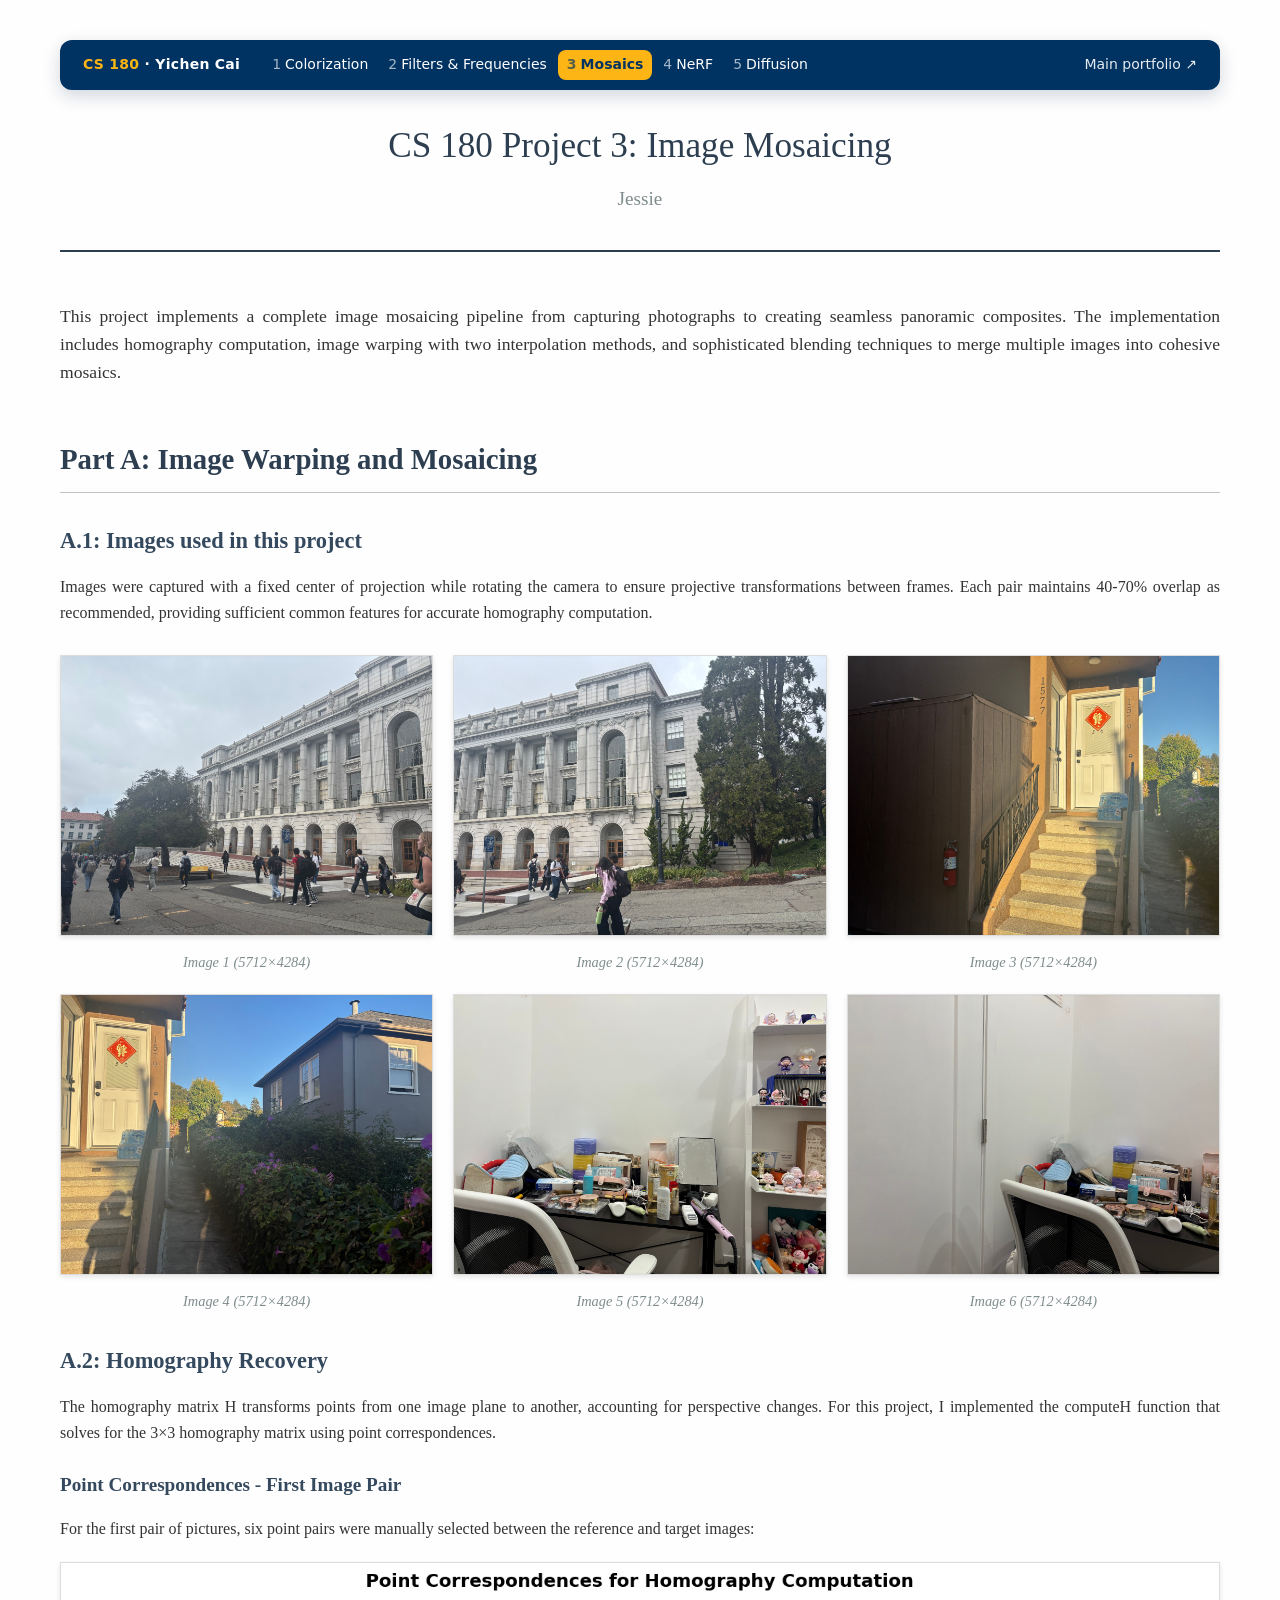
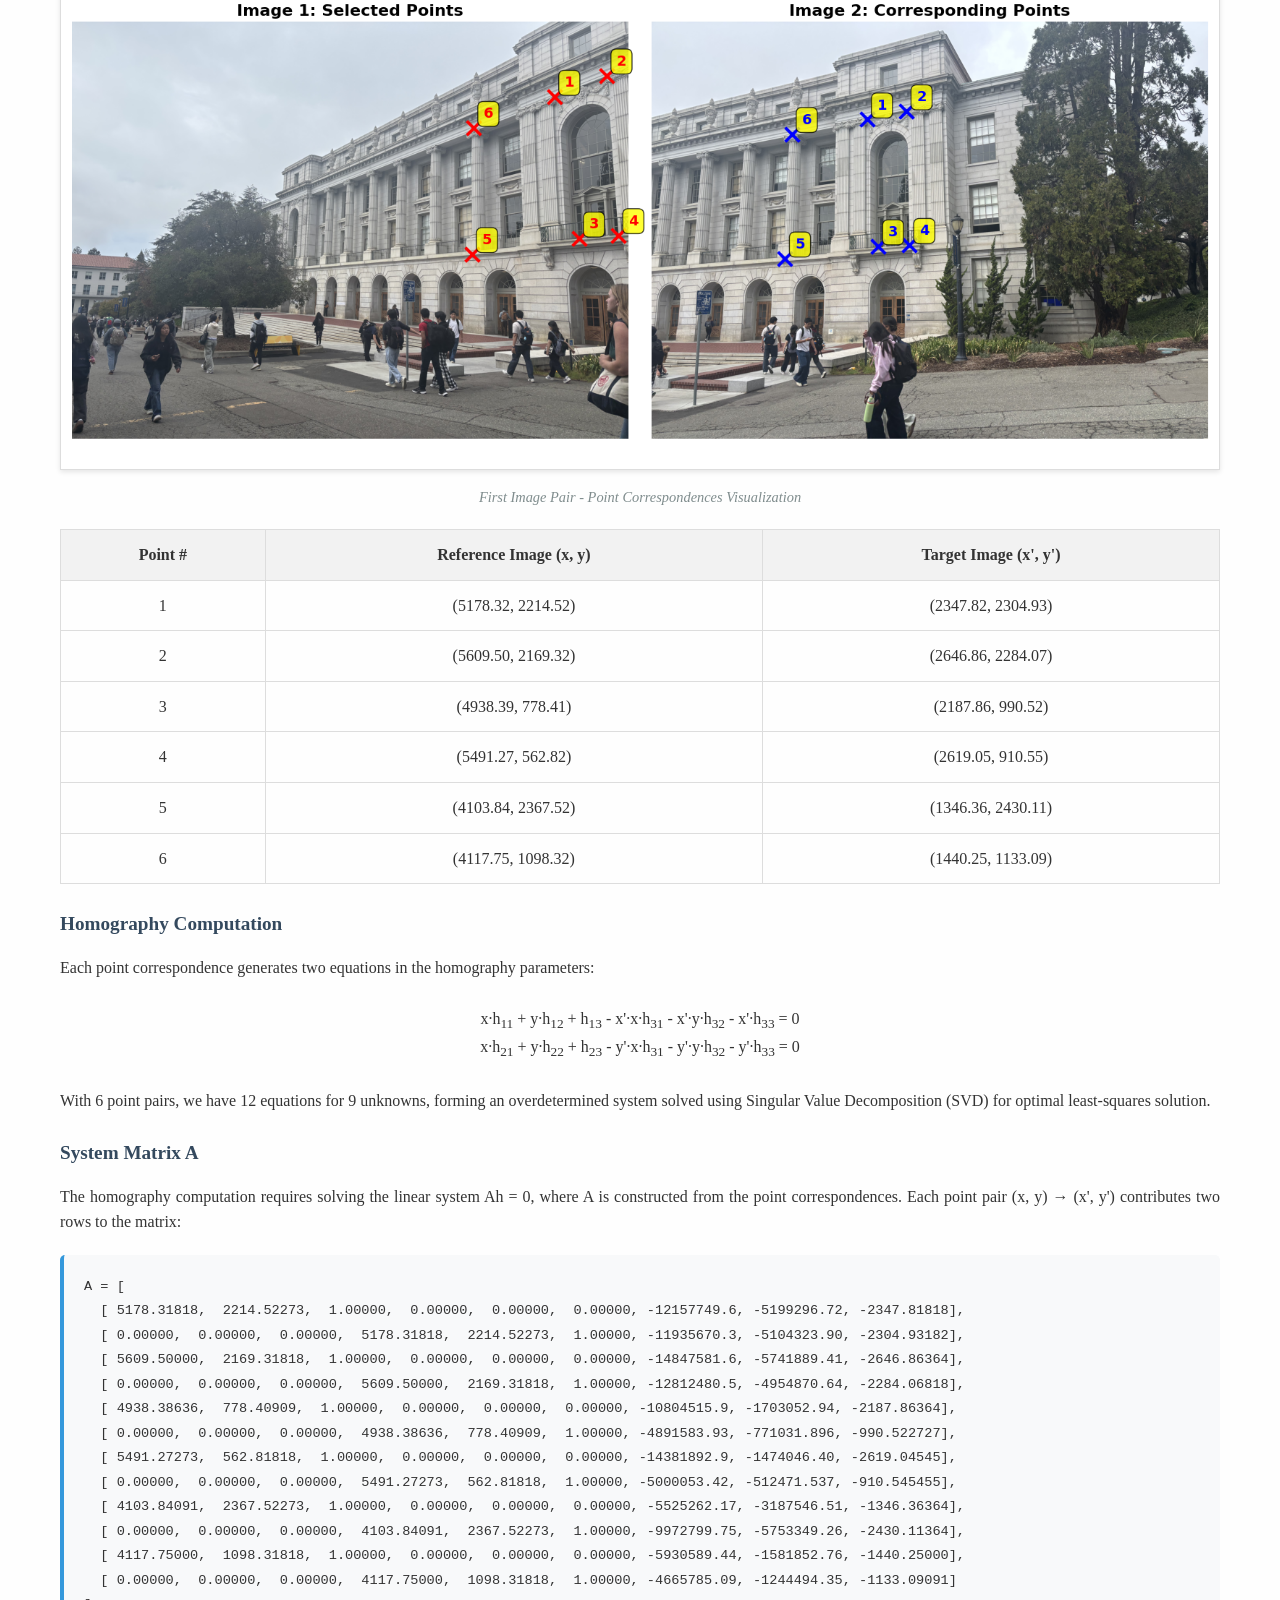
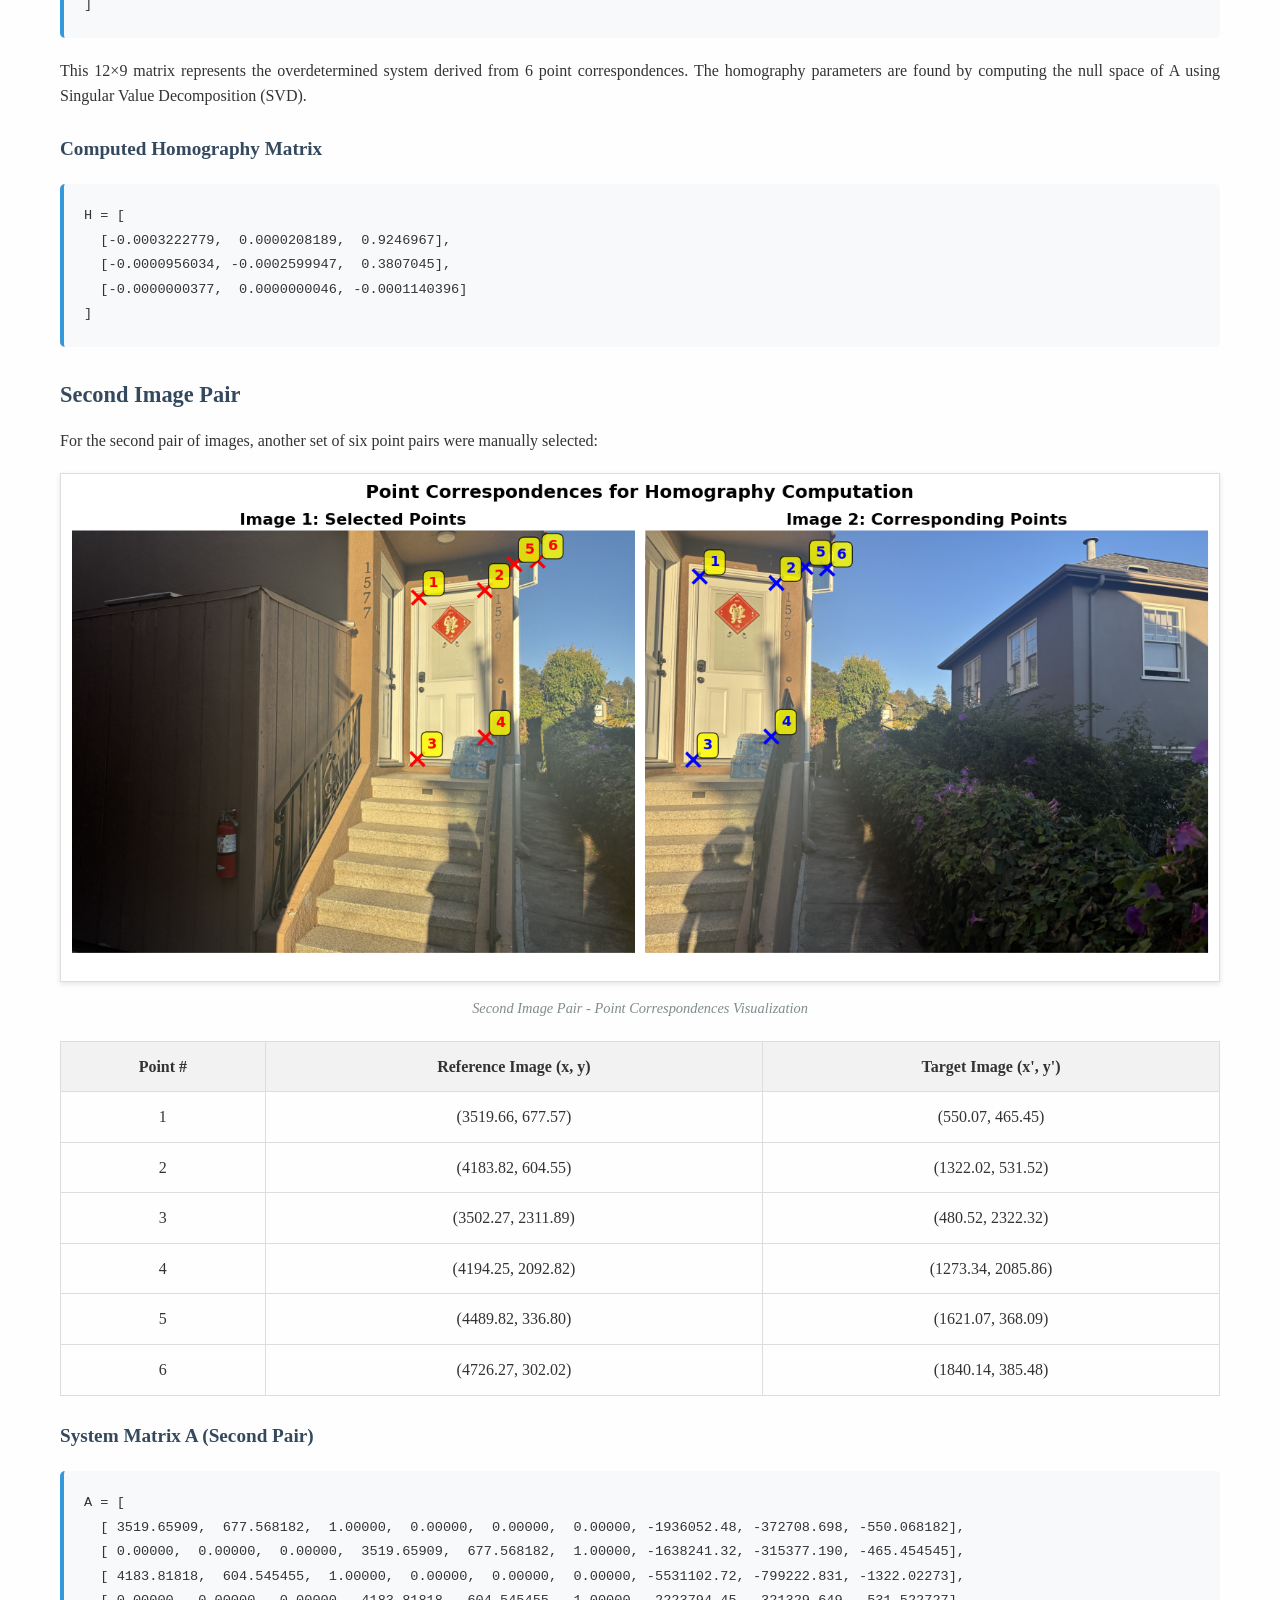
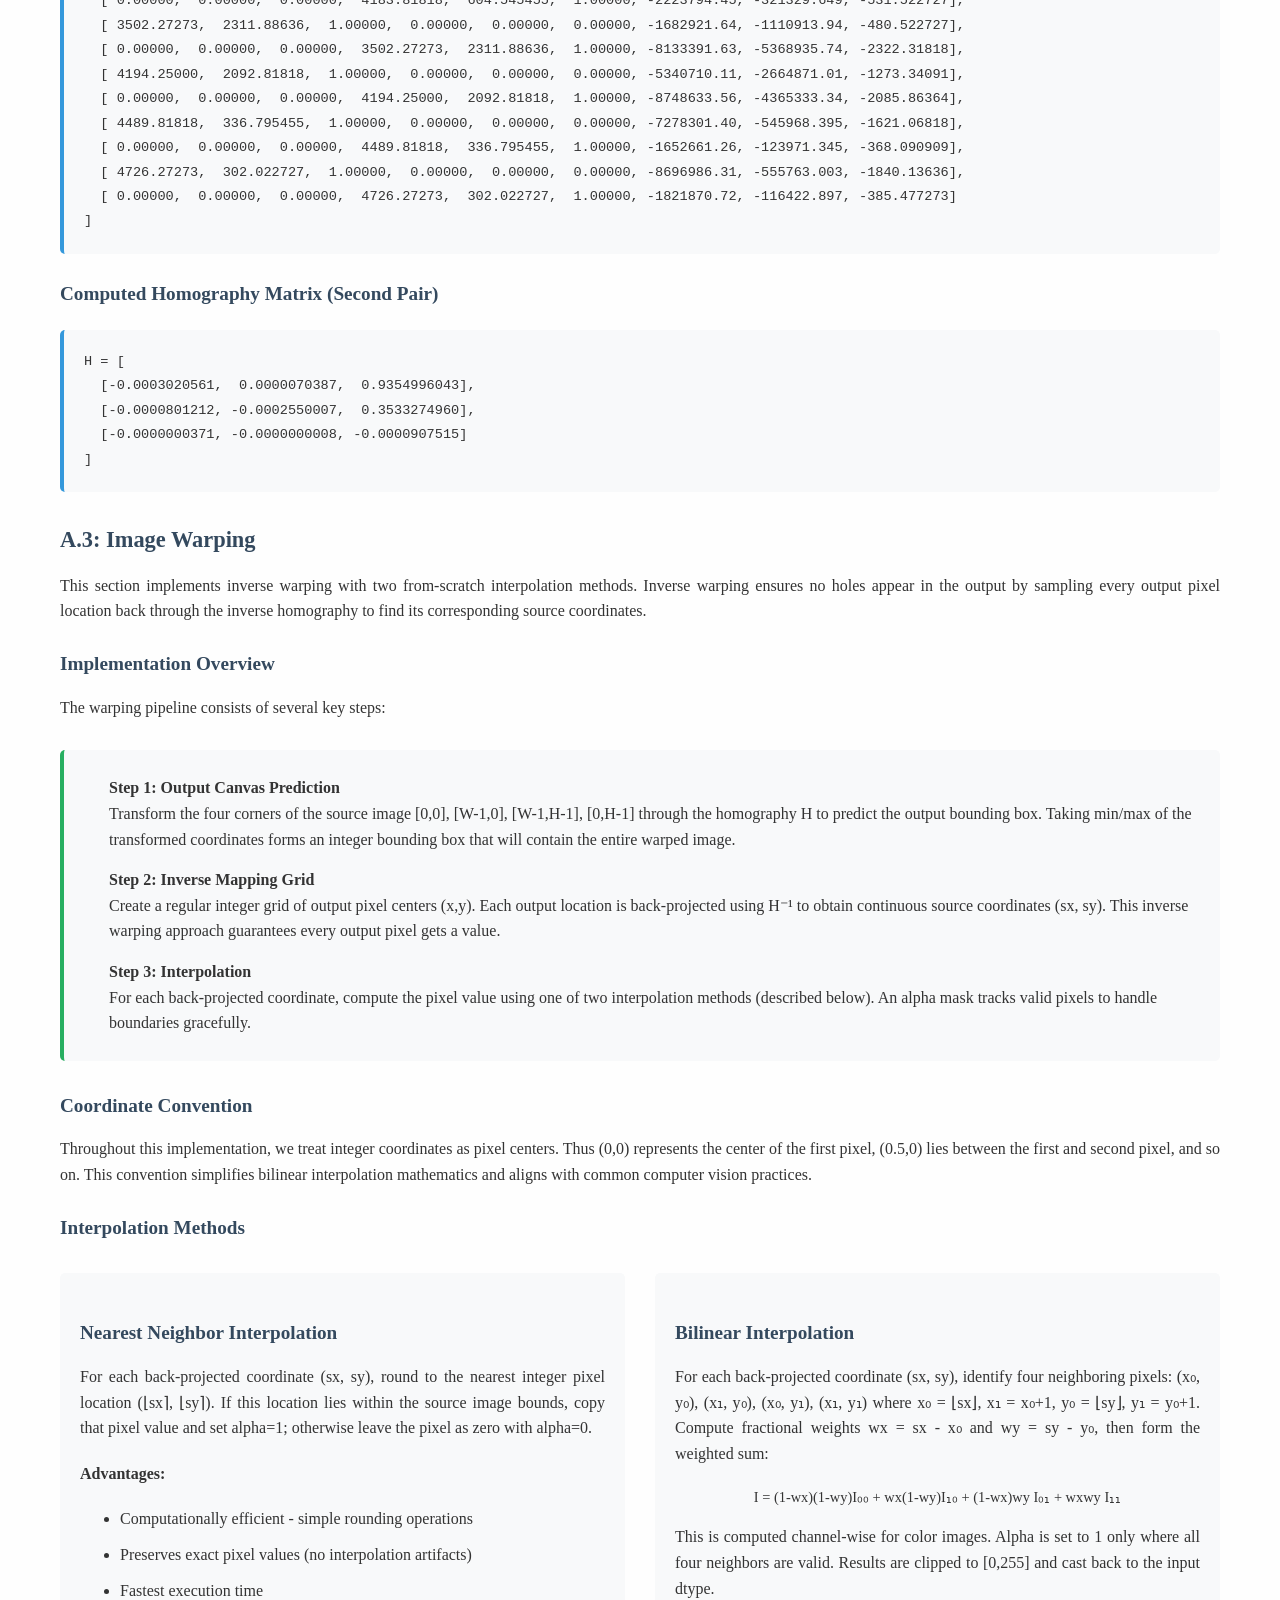
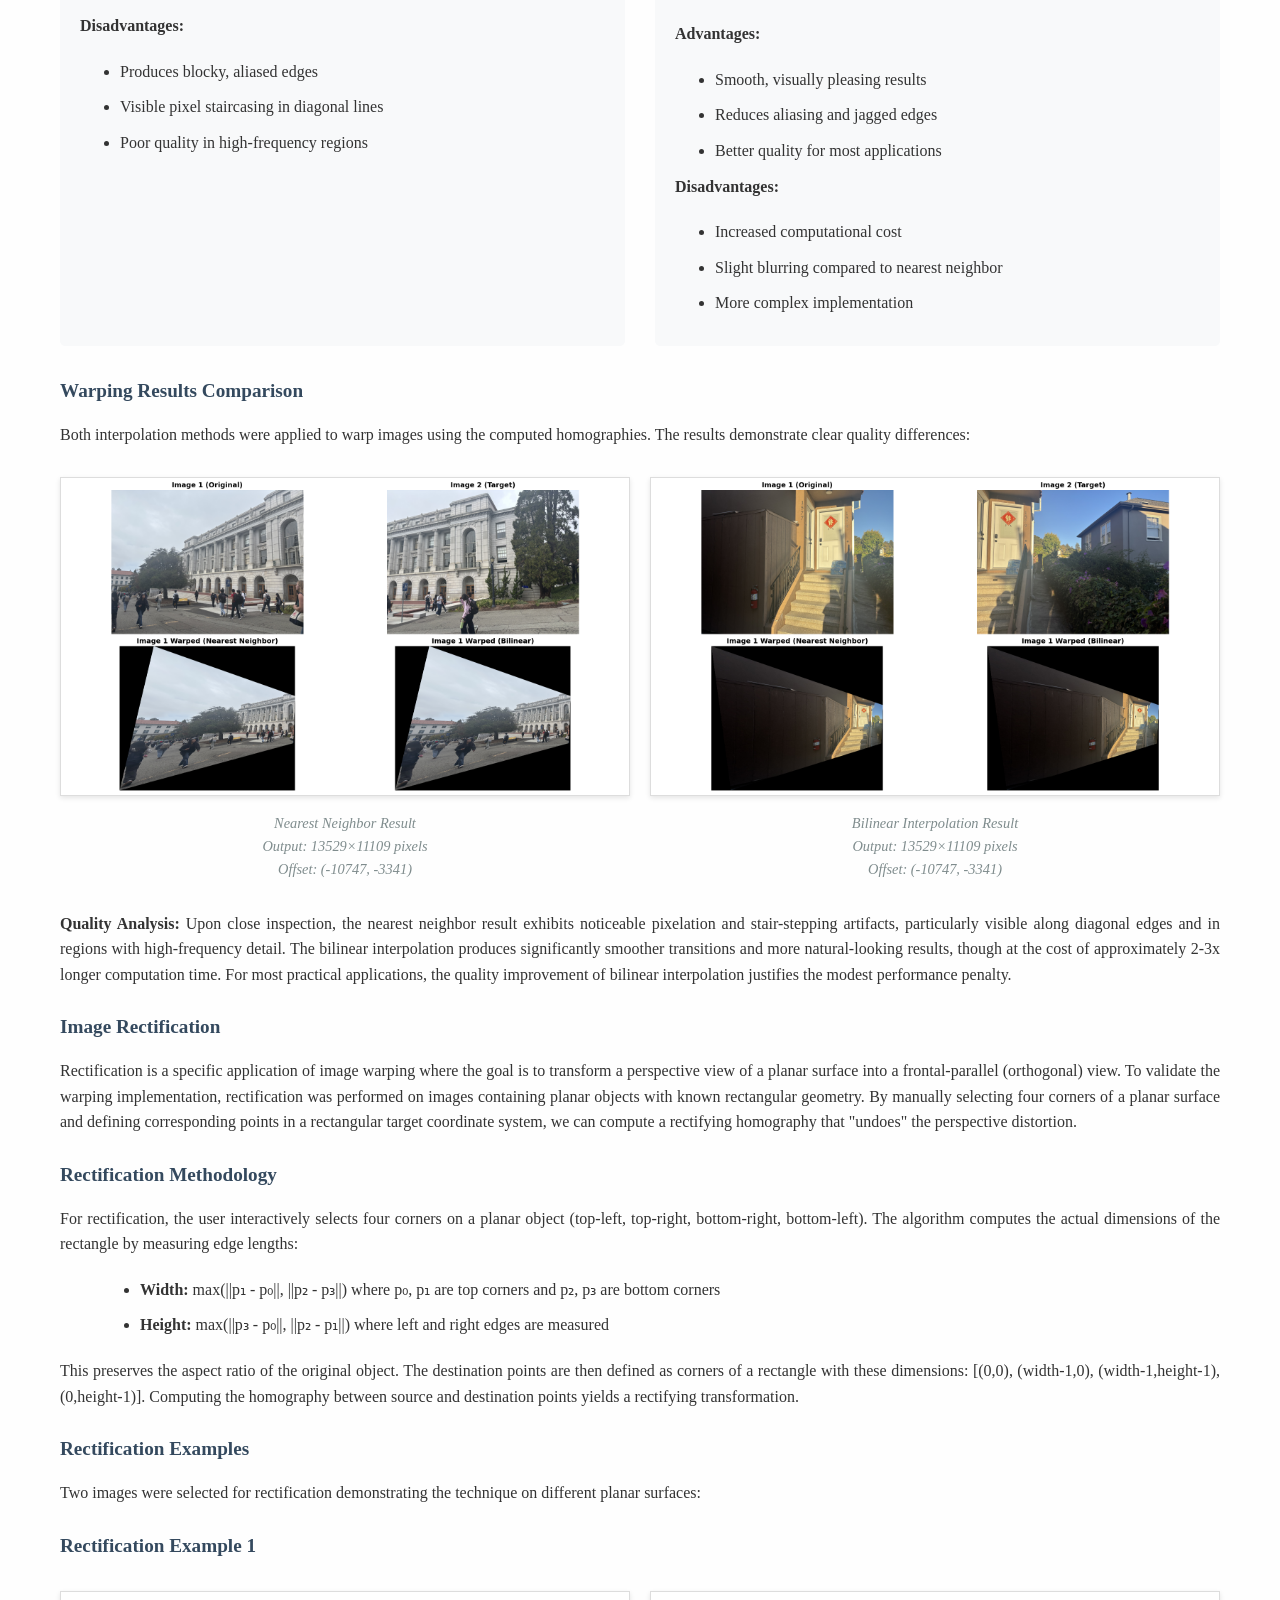
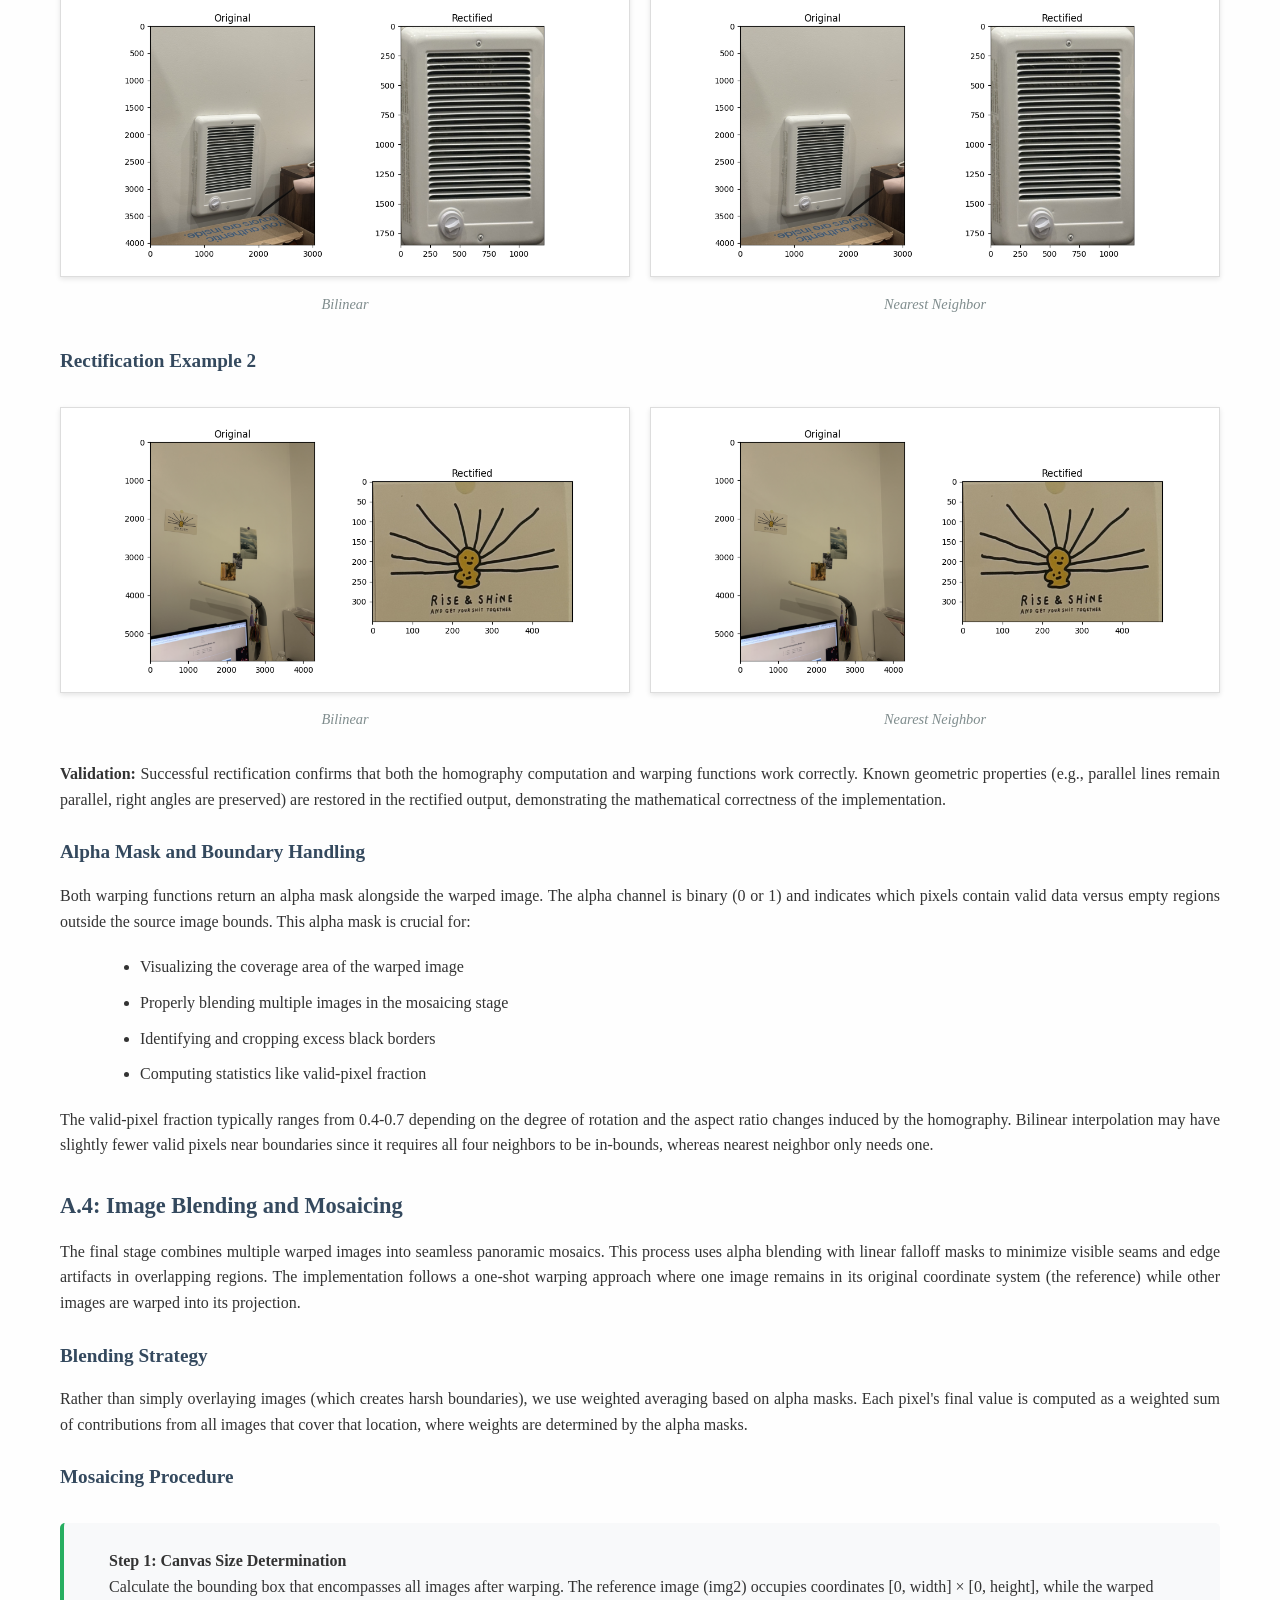
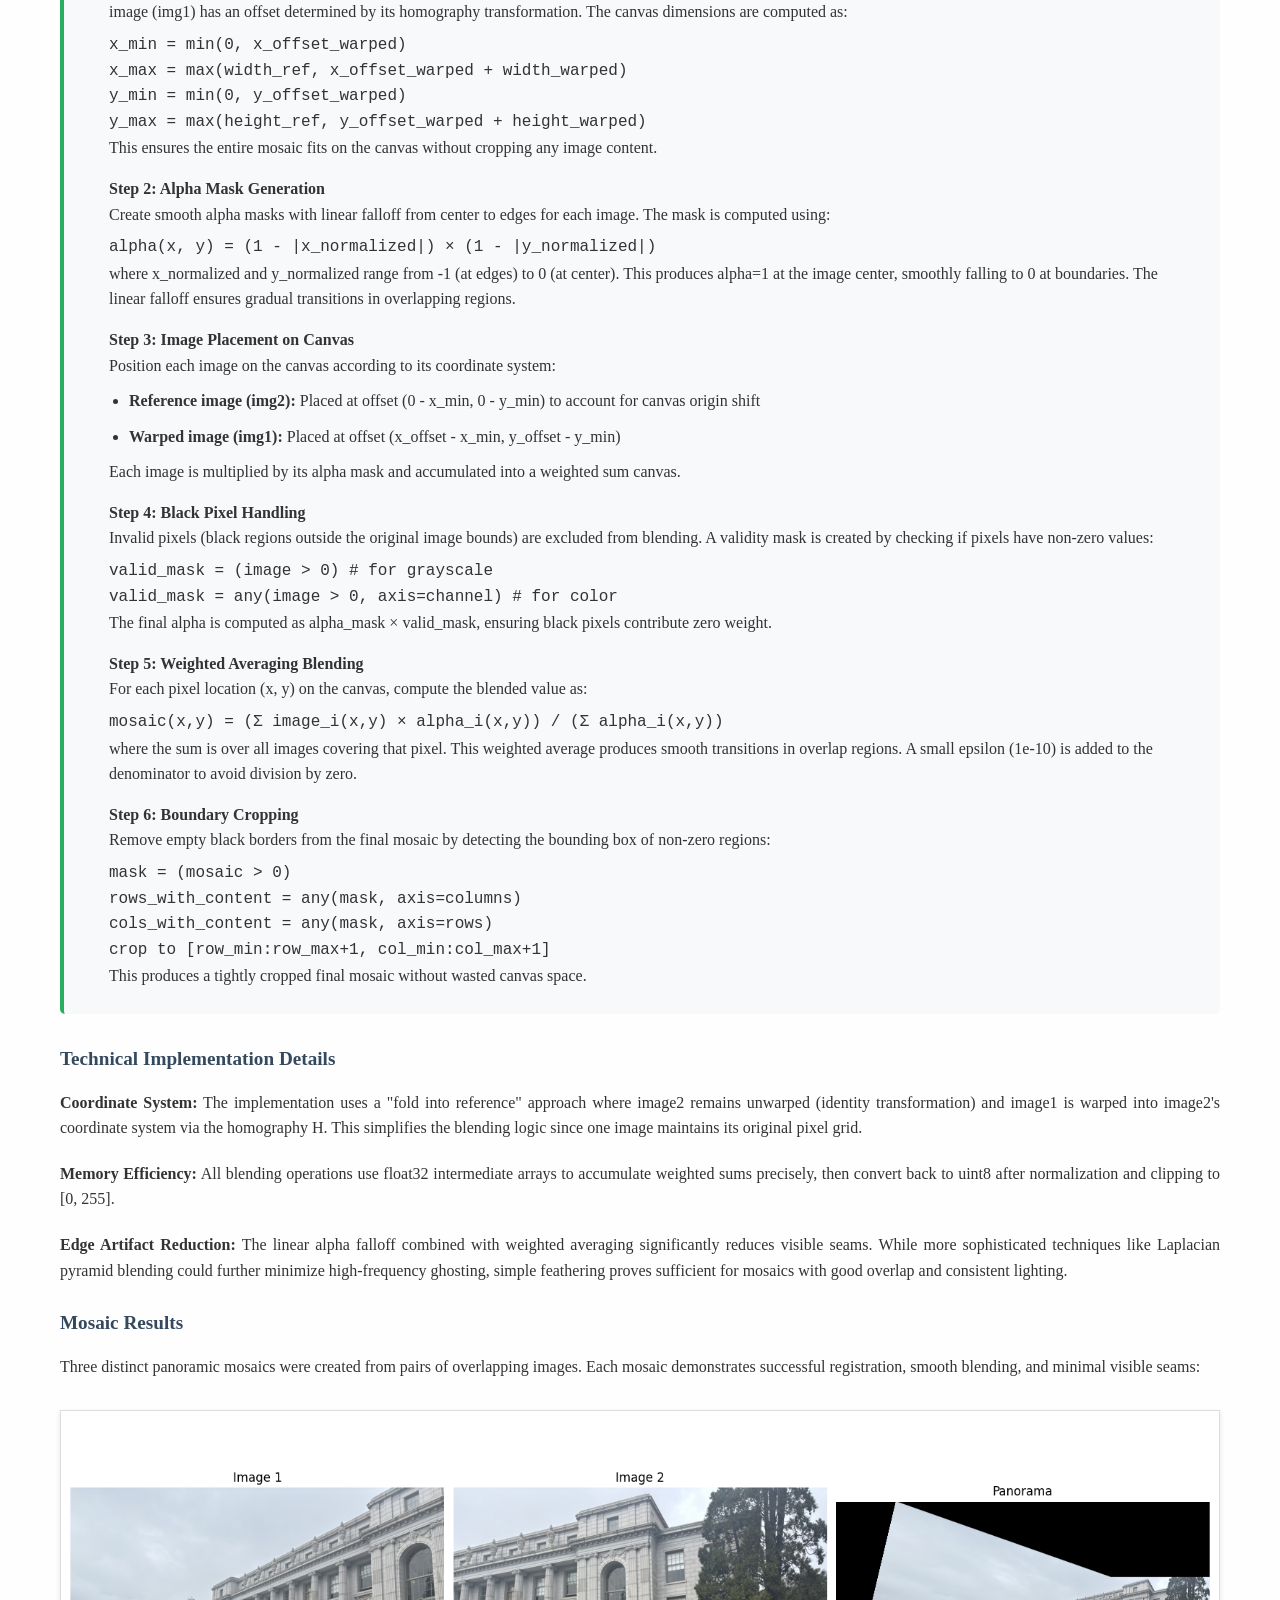
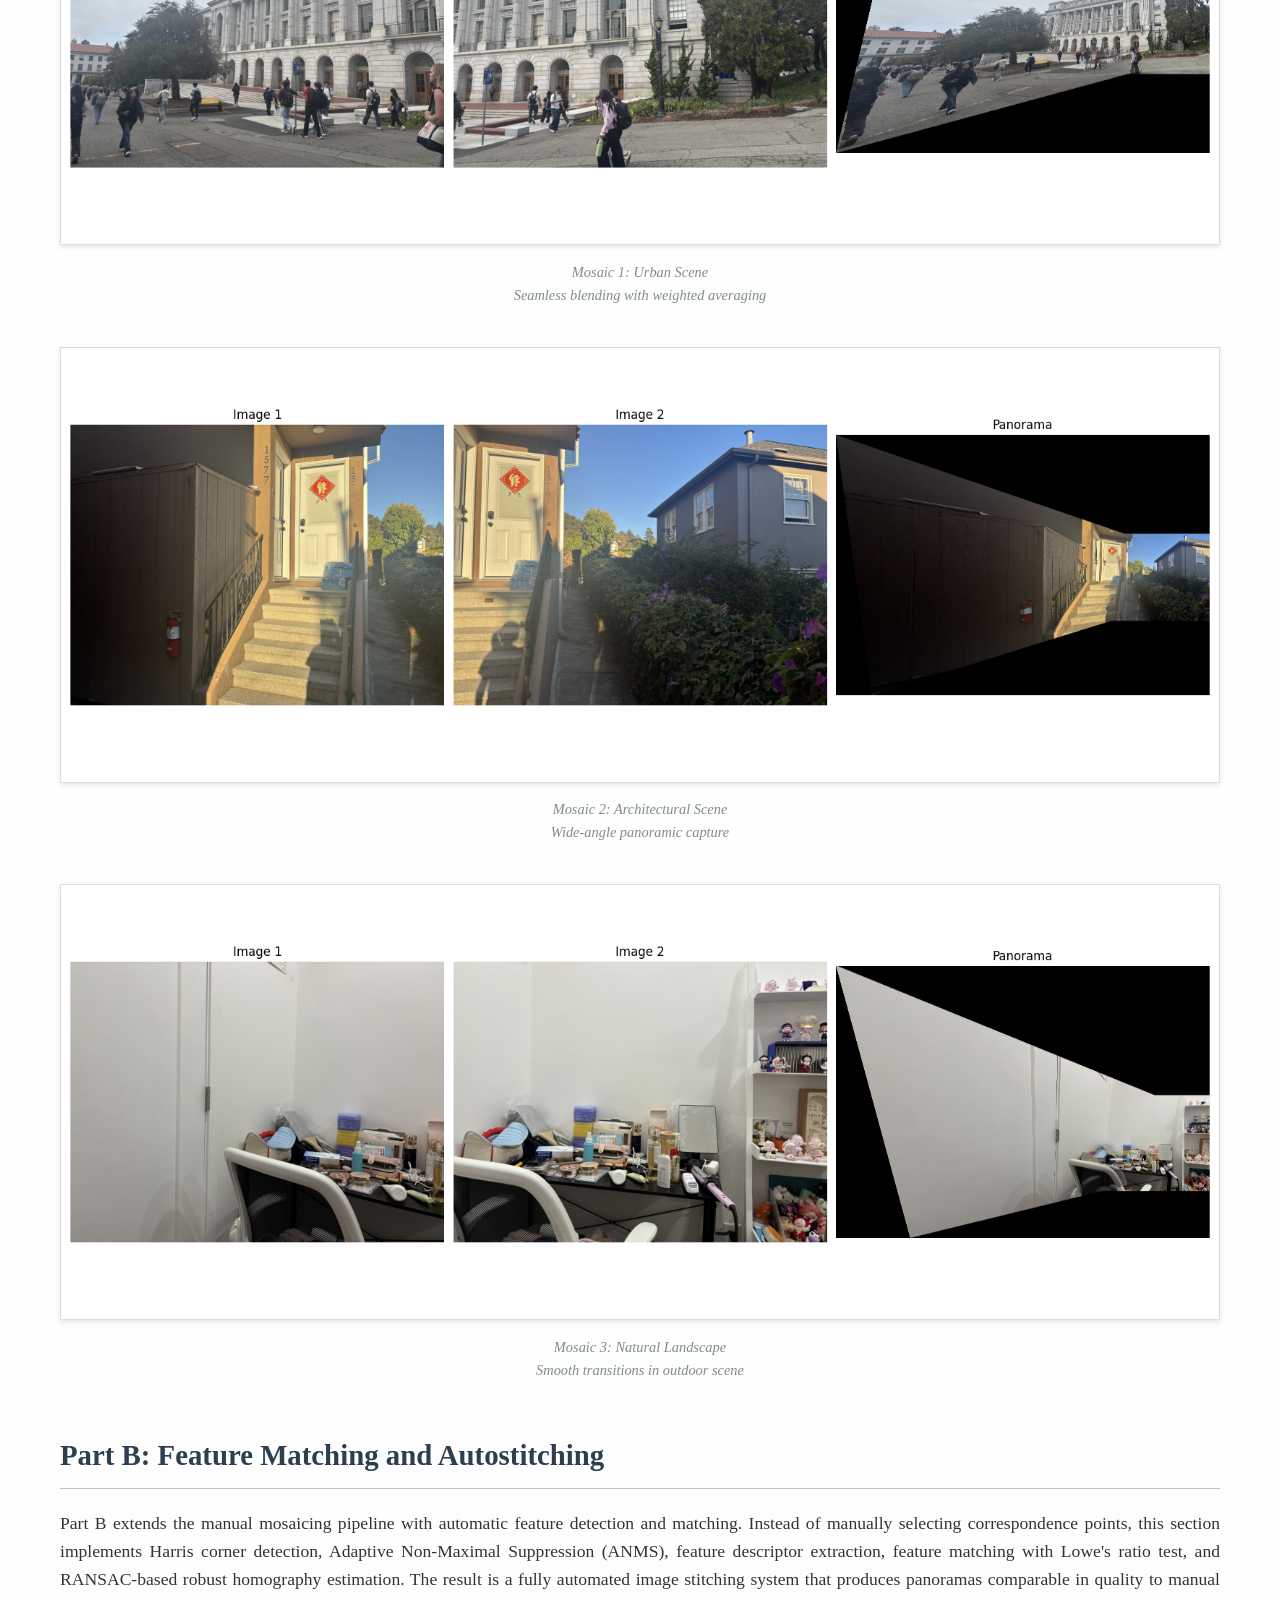
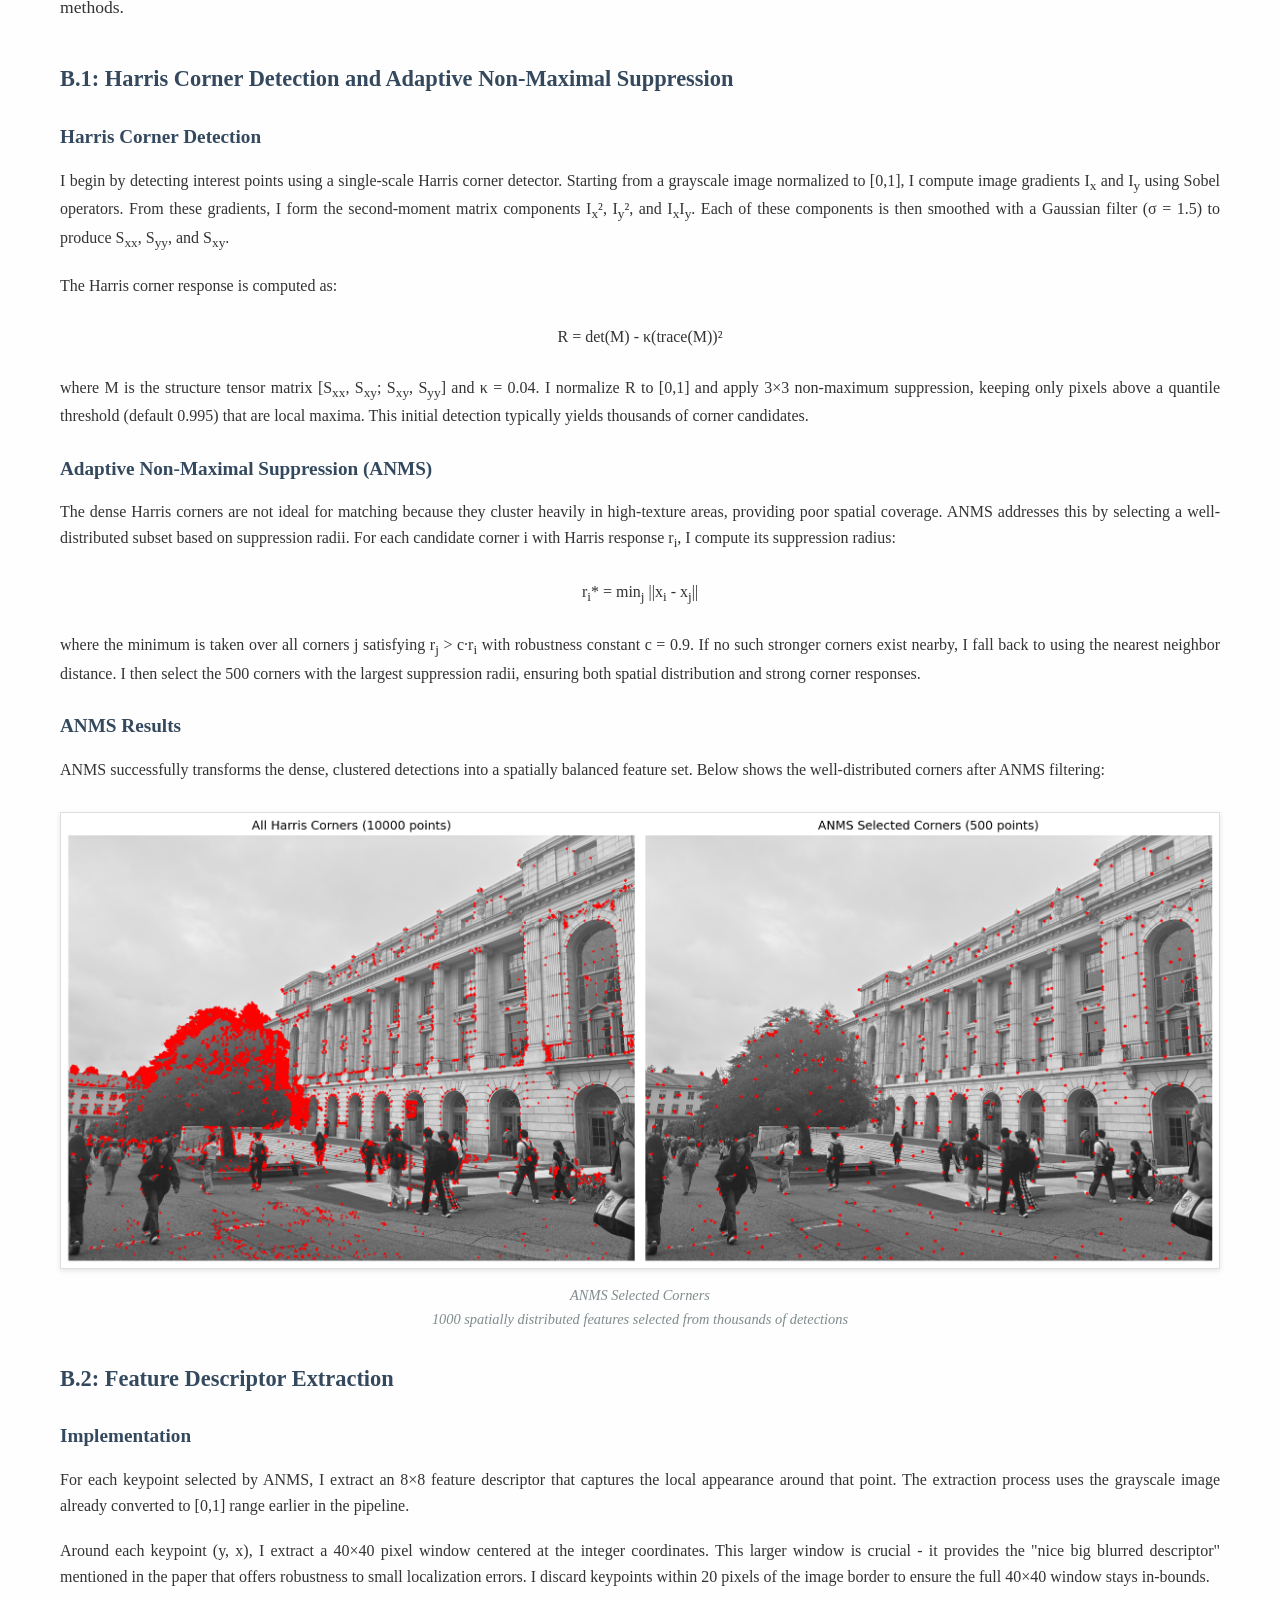
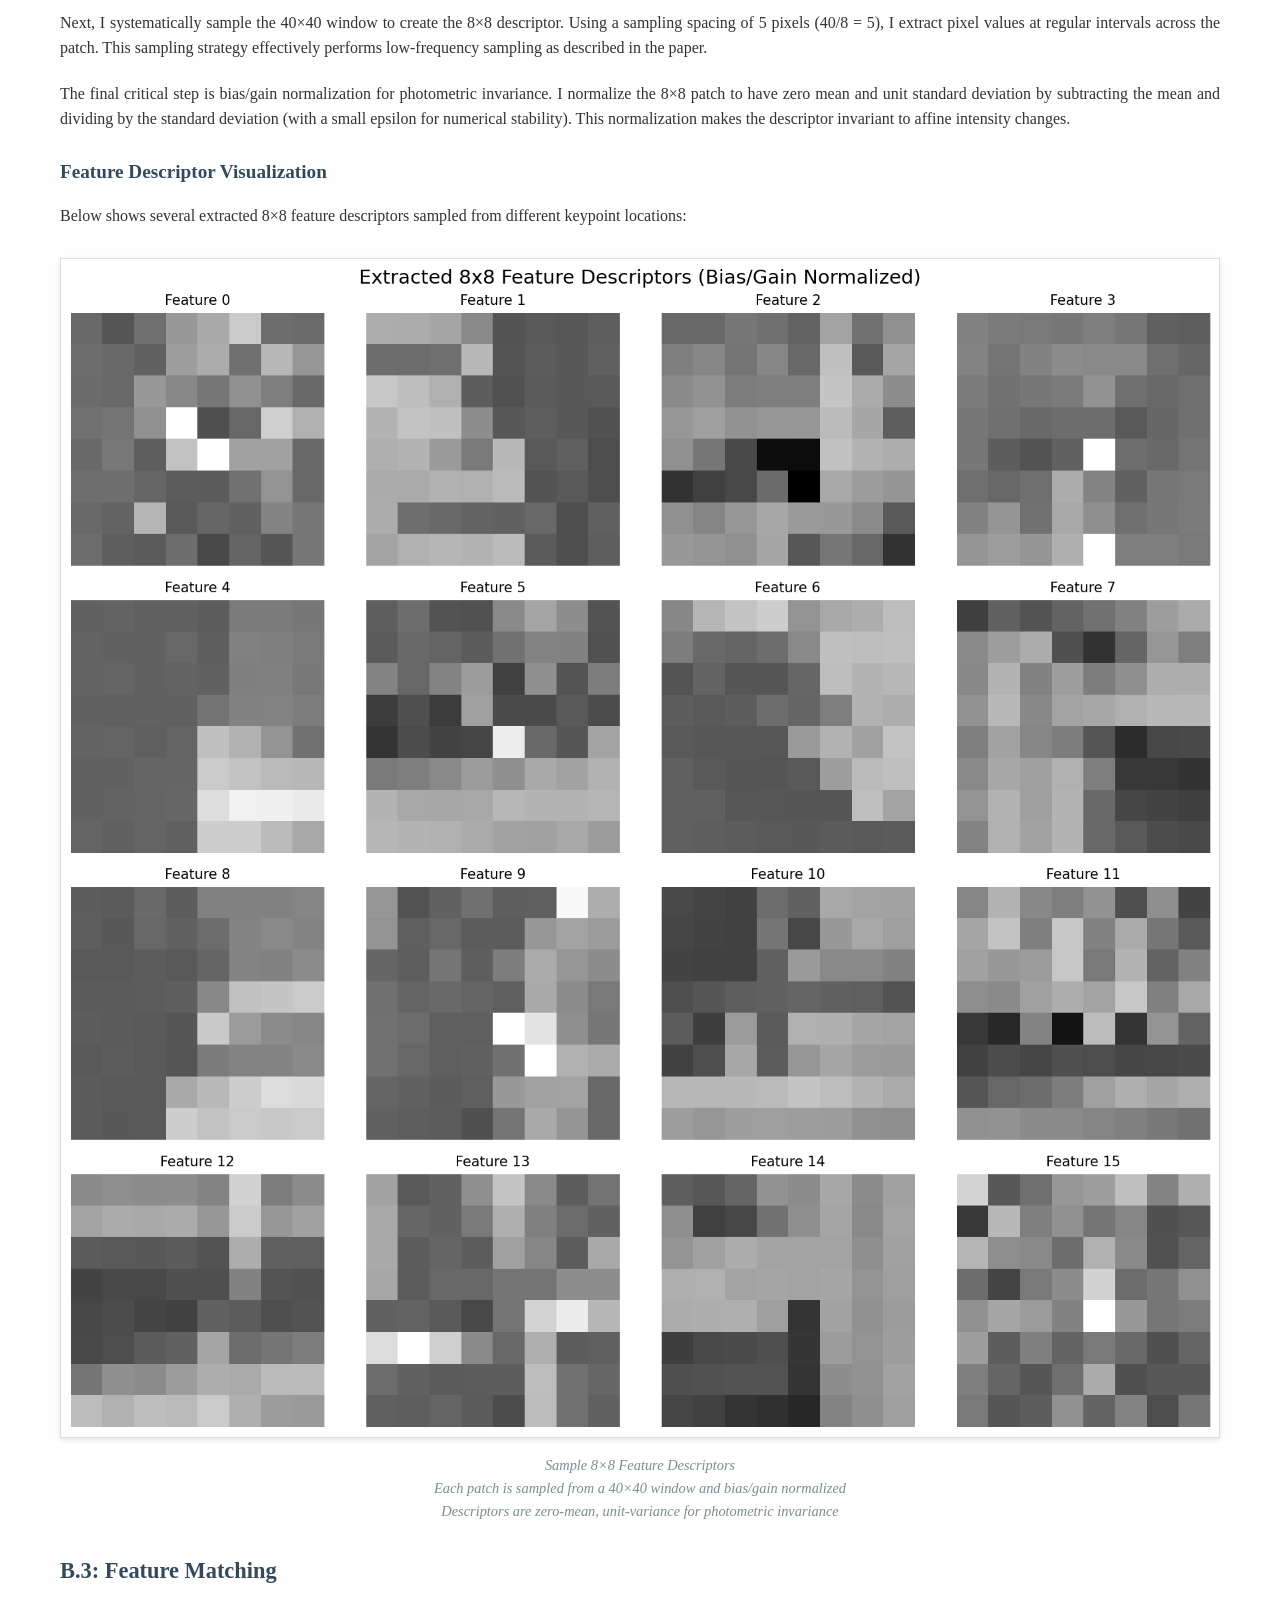
<file: cs180/project3.html>
<!DOCTYPE html>
<html lang="en">
<head>
    <meta charset="UTF-8">
    <meta name="viewport" content="width=device-width, initial-scale=1.0">
    <title>CS 180 Project 3: Image Warping and Mosaicing · Yichen Cai</title>
    <style>
        * {
            margin: 0;
            padding: 0;
            box-sizing: border-box;
        }
        
        body {
            font-family: 'Georgia', serif;
            line-height: 1.6;
            color: #333;
            max-width: 1200px;
            margin: 0 auto;
            padding: 40px 20px;
            background-color: #fefefe;
        }
        
        .header {
            text-align: center;
            margin-bottom: 50px;
            border-bottom: 2px solid #2c3e50;
            padding-bottom: 30px;
        }
        
        h1 {
            font-size: 2.2em;
            color: #2c3e50;
            margin-bottom: 10px;
            font-weight: normal;
        }
        
        .author {
            font-size: 1.2em;
            color: #7f8c8d;
            margin-bottom: 5px;
        }
        
        .intro {
            font-size: 1.1em;
            margin-bottom: 40px;
            text-align: justify;
        }
        
        h2 {
            font-size: 1.8em;
            color: #2c3e50;
            margin: 50px 0 20px 0;
            border-bottom: 1px solid #bdc3c7;
            padding-bottom: 10px;
        }
        
        h3 {
            font-size: 1.4em;
            color: #34495e;
            margin: 30px 0 15px 0;
        }
        
        h4 {
            font-size: 1.2em;
            color: #34495e;
            margin: 25px 0 15px 0;
        }
        
        p {
            margin-bottom: 20px;
            text-align: justify;
        }
        
        .image-grid {
            display: grid;
            grid-template-columns: repeat(auto-fit, minmax(300px, 1fr));
            gap: 20px;
            margin: 30px 0;
        }
        
        .image-pair {
            text-align: center;
        }
        
        .image-pair img {
            max-width: 100%;
            height: auto;
            border: 1px solid #ddd;
            box-shadow: 0 2px 5px rgba(0,0,0,0.1);
        }
        
        .image-caption {
            font-style: italic;
            color: #7f8c8d;
            margin-top: 8px;
            font-size: 0.9em;
        }
        
        .matrix {
            background-color: #f8f9fa;
            padding: 20px;
            border-radius: 5px;
            margin: 20px 0;
            overflow-x: auto;
            font-family: 'Courier New', monospace;
            border-left: 4px solid #3498db;
            font-size: 0.85em;
            line-height: 1.8;
        }
        
        .equation {
            text-align: center;
            margin: 25px 0;
            font-family: 'Cambria', serif;
        }
        
        .method-comparison {
            display: grid;
            grid-template-columns: 1fr 1fr;
            gap: 30px;
            margin: 30px 0;
        }
        
        .method {
            padding: 20px;
            background-color: #f8f9fa;
            border-radius: 5px;
        }
        
        .procedure {
            background-color: #f8f9fa;
            padding: 25px;
            border-radius: 5px;
            margin: 30px 0;
            border-left: 4px solid #27ae60;
        }
        
        .procedure-step {
            margin-bottom: 15px;
            padding-left: 20px;
        }
        
        .procedure-step:last-child {
            margin-bottom: 0;
        }
        
        .point-table {
            width: 100%;
            border-collapse: collapse;
            margin: 20px 0;
        }
        
        .point-table th, .point-table td {
            border: 1px solid #ddd;
            padding: 12px;
            text-align: center;
        }
        
        .point-table th {
            background-color: #f2f2f2;
            font-weight: bold;
        }
        
        ul {
            margin: 20px 0;
            padding-left: 40px;
        }
        
        li {
            margin-bottom: 10px;
        }
        
        .highlight-box {
            background-color: #fff3cd;
            border-left: 4px solid #ffc107;
            padding: 20px;
            margin: 20px 0;
            border-radius: 5px;
        }
        
        @media (max-width: 768px) {
            .method-comparison {
                grid-template-columns: 1fr;
            }
            
            .image-grid {
                grid-template-columns: 1fr;
            }
        }
    </style>
    <link rel="stylesheet" href="site.css">
</head>
<body>
<nav class="c180-nav" aria-label="CS 180 projects"><a class="c180-home" href="index.html"><b>CS 180</b> · Yichen Cai</a><ul class="c180-links"><li><a href="project1.html"><span class="c180-n">1</span>Colorization</a></li><li><a href="project2.html"><span class="c180-n">2</span>Filters &amp; Frequencies</a></li><li><a href="project3.html" class=on><span class="c180-n">3</span>Mosaics</a></li><li><a href="project4.html"><span class="c180-n">4</span>NeRF</a></li><li><a href="project5.html"><span class="c180-n">5</span>Diffusion</a></li></ul><a class="c180-out" href="../">Main portfolio ↗</a></nav>
    <div class="header">
        <h1>CS 180 Project 3: Image Mosaicing</h1>
        <div class="author">Jessie</div>
    </div>

    <div class="intro">
        <p>This project implements a complete image mosaicing pipeline from capturing photographs to creating seamless panoramic composites. The implementation includes homography computation, image warping with two interpolation methods, and sophisticated blending techniques to merge multiple images into cohesive mosaics.</p>
    </div>

    <h2>Part A: Image Warping and Mosaicing</h2>

    <h3>A.1: Images used in this project</h3>
    <p>Images were captured with a fixed center of projection while rotating the camera to ensure projective transformations between frames. Each pair maintains 40-70% overlap as recommended, providing sufficient common features for accurate homography computation.</p>

    <div class="image-grid">
        <div class="image-pair">
            <img src="image1.jpg" alt="Image 1">
            <div class="image-caption">Image 1 (5712×4284)</div>
        </div>
        <div class="image-pair">
            <img src="image2.jpg" alt="Image 2">
            <div class="image-caption">Image 2 (5712×4284)</div>
        </div>
        <div class="image-pair">
            <img src="image3.jpg" alt="Image 3">
            <div class="image-caption">Image 3 (5712×4284)</div>
        </div>
        <div class="image-pair">
            <img src="image4.jpg" alt="Image 4">
            <div class="image-caption">Image 4 (5712×4284)</div>
        </div>
        <div class="image-pair">
            <img src="image5.jpg" alt="Image 5">
            <div class="image-caption">Image 5 (5712×4284)</div>
        </div>
        <div class="image-pair">
            <img src="image6.jpg" alt="Image 6">
            <div class="image-caption">Image 6 (5712×4284)</div>
        </div>
    </div>

    <h3>A.2: Homography Recovery</h3>
    <p>The homography matrix H transforms points from one image plane to another, accounting for perspective changes. For this project, I implemented the computeH function that solves for the 3×3 homography matrix using point correspondences.</p>

    <h4>Point Correspondences - First Image Pair</h4>
    <p>For the first pair of pictures, six point pairs were manually selected between the reference and target images:</p>
    <div class="image-pair">
        <img src="akk.png" alt="First image pair with point correspondences">
        <div class="image-caption">First Image Pair - Point Correspondences Visualization</div>
    </div>

    <table class="point-table">
        <tr>
            <th>Point #</th>
            <th>Reference Image (x, y)</th>
            <th>Target Image (x', y')</th>
        </tr>
        <tr>
            <td>1</td>
            <td>(5178.32, 2214.52)</td>
            <td>(2347.82, 2304.93)</td>
        </tr>
        <tr>
            <td>2</td>
            <td>(5609.50, 2169.32)</td>
            <td>(2646.86, 2284.07)</td>
        </tr>
        <tr>
            <td>3</td>
            <td>(4938.39, 778.41)</td>
            <td>(2187.86, 990.52)</td>
        </tr>
        <tr>
            <td>4</td>
            <td>(5491.27, 562.82)</td>
            <td>(2619.05, 910.55)</td>
        </tr>
        <tr>
            <td>5</td>
            <td>(4103.84, 2367.52)</td>
            <td>(1346.36, 2430.11)</td>
        </tr>
        <tr>
            <td>6</td>
            <td>(4117.75, 1098.32)</td>
            <td>(1440.25, 1133.09)</td>
        </tr>
    </table>

    <h4>Homography Computation</h4>
    <p>Each point correspondence generates two equations in the homography parameters:</p>

    <div class="equation">
        x·h<sub>11</sub> + y·h<sub>12</sub> + h<sub>13</sub> - x'·x·h<sub>31</sub> - x'·y·h<sub>32</sub> - x'·h<sub>33</sub> = 0<br>
        x·h<sub>21</sub> + y·h<sub>22</sub> + h<sub>23</sub> - y'·x·h<sub>31</sub> - y'·y·h<sub>32</sub> - y'·h<sub>33</sub> = 0
    </div>

    <p>With 6 point pairs, we have 12 equations for 9 unknowns, forming an overdetermined system solved using Singular Value Decomposition (SVD) for optimal least-squares solution.</p>

    <h4>System Matrix A</h4>
    <p>The homography computation requires solving the linear system Ah = 0, where A is constructed from the point correspondences. Each point pair (x, y) → (x', y') contributes two rows to the matrix:</p>
    
    <div class="matrix">
A = [<br>
&nbsp;&nbsp;[&nbsp;5178.31818,&nbsp;&nbsp;2214.52273,&nbsp;&nbsp;1.00000,&nbsp;&nbsp;0.00000,&nbsp;&nbsp;0.00000,&nbsp;&nbsp;0.00000,&nbsp;-12157749.6,&nbsp;-5199296.72,&nbsp;-2347.81818],<br>
&nbsp;&nbsp;[&nbsp;0.00000,&nbsp;&nbsp;0.00000,&nbsp;&nbsp;0.00000,&nbsp;&nbsp;5178.31818,&nbsp;&nbsp;2214.52273,&nbsp;&nbsp;1.00000,&nbsp;-11935670.3,&nbsp;-5104323.90,&nbsp;-2304.93182],<br>
&nbsp;&nbsp;[&nbsp;5609.50000,&nbsp;&nbsp;2169.31818,&nbsp;&nbsp;1.00000,&nbsp;&nbsp;0.00000,&nbsp;&nbsp;0.00000,&nbsp;&nbsp;0.00000,&nbsp;-14847581.6,&nbsp;-5741889.41,&nbsp;-2646.86364],<br>
&nbsp;&nbsp;[&nbsp;0.00000,&nbsp;&nbsp;0.00000,&nbsp;&nbsp;0.00000,&nbsp;&nbsp;5609.50000,&nbsp;&nbsp;2169.31818,&nbsp;&nbsp;1.00000,&nbsp;-12812480.5,&nbsp;-4954870.64,&nbsp;-2284.06818],<br>
&nbsp;&nbsp;[&nbsp;4938.38636,&nbsp;&nbsp;778.40909,&nbsp;&nbsp;1.00000,&nbsp;&nbsp;0.00000,&nbsp;&nbsp;0.00000,&nbsp;&nbsp;0.00000,&nbsp;-10804515.9,&nbsp;-1703052.94,&nbsp;-2187.86364],<br>
&nbsp;&nbsp;[&nbsp;0.00000,&nbsp;&nbsp;0.00000,&nbsp;&nbsp;0.00000,&nbsp;&nbsp;4938.38636,&nbsp;&nbsp;778.40909,&nbsp;&nbsp;1.00000,&nbsp;-4891583.93,&nbsp;-771031.896,&nbsp;-990.522727],<br>
&nbsp;&nbsp;[&nbsp;5491.27273,&nbsp;&nbsp;562.81818,&nbsp;&nbsp;1.00000,&nbsp;&nbsp;0.00000,&nbsp;&nbsp;0.00000,&nbsp;&nbsp;0.00000,&nbsp;-14381892.9,&nbsp;-1474046.40,&nbsp;-2619.04545],<br>
&nbsp;&nbsp;[&nbsp;0.00000,&nbsp;&nbsp;0.00000,&nbsp;&nbsp;0.00000,&nbsp;&nbsp;5491.27273,&nbsp;&nbsp;562.81818,&nbsp;&nbsp;1.00000,&nbsp;-5000053.42,&nbsp;-512471.537,&nbsp;-910.545455],<br>
&nbsp;&nbsp;[&nbsp;4103.84091,&nbsp;&nbsp;2367.52273,&nbsp;&nbsp;1.00000,&nbsp;&nbsp;0.00000,&nbsp;&nbsp;0.00000,&nbsp;&nbsp;0.00000,&nbsp;-5525262.17,&nbsp;-3187546.51,&nbsp;-1346.36364],<br>
&nbsp;&nbsp;[&nbsp;0.00000,&nbsp;&nbsp;0.00000,&nbsp;&nbsp;0.00000,&nbsp;&nbsp;4103.84091,&nbsp;&nbsp;2367.52273,&nbsp;&nbsp;1.00000,&nbsp;-9972799.75,&nbsp;-5753349.26,&nbsp;-2430.11364],<br>
&nbsp;&nbsp;[&nbsp;4117.75000,&nbsp;&nbsp;1098.31818,&nbsp;&nbsp;1.00000,&nbsp;&nbsp;0.00000,&nbsp;&nbsp;0.00000,&nbsp;&nbsp;0.00000,&nbsp;-5930589.44,&nbsp;-1581852.76,&nbsp;-1440.25000],<br>
&nbsp;&nbsp;[&nbsp;0.00000,&nbsp;&nbsp;0.00000,&nbsp;&nbsp;0.00000,&nbsp;&nbsp;4117.75000,&nbsp;&nbsp;1098.31818,&nbsp;&nbsp;1.00000,&nbsp;-4665785.09,&nbsp;-1244494.35,&nbsp;-1133.09091]<br>
]
    </div>
    
    <p>This 12×9 matrix represents the overdetermined system derived from 6 point correspondences. The homography parameters are found by computing the null space of A using Singular Value Decomposition (SVD).</p>

    <h4>Computed Homography Matrix</h4>
    <div class="matrix">
H = [<br>
&nbsp;&nbsp;[-0.0003222779,&nbsp;&nbsp;0.0000208189,&nbsp;&nbsp;0.9246967],<br>
&nbsp;&nbsp;[-0.0000956034,&nbsp;-0.0002599947,&nbsp;&nbsp;0.3807045],<br>
&nbsp;&nbsp;[-0.0000000377,&nbsp;&nbsp;0.0000000046,&nbsp;-0.0001140396]<br>
]
    </div>

    <h3>Second Image Pair</h3>
    <p>For the second pair of images, another set of six point pairs were manually selected:</p>
    <div class="image-pair">
        <img src="akkk.png" alt="Second image pair with point correspondences">
        <div class="image-caption">Second Image Pair - Point Correspondences Visualization</div>
    </div>

    <table class="point-table">
        <tr>
            <th>Point #</th>
            <th>Reference Image (x, y)</th>
            <th>Target Image (x', y')</th>
        </tr>
        <tr>
            <td>1</td>
            <td>(3519.66, 677.57)</td>
            <td>(550.07, 465.45)</td>
        </tr>
        <tr>
            <td>2</td>
            <td>(4183.82, 604.55)</td>
            <td>(1322.02, 531.52)</td>
        </tr>
        <tr>
            <td>3</td>
            <td>(3502.27, 2311.89)</td>
            <td>(480.52, 2322.32)</td>
        </tr>
        <tr>
            <td>4</td>
            <td>(4194.25, 2092.82)</td>
            <td>(1273.34, 2085.86)</td>
        </tr>
        <tr>
            <td>5</td>
            <td>(4489.82, 336.80)</td>
            <td>(1621.07, 368.09)</td>
        </tr>
        <tr>
            <td>6</td>
            <td>(4726.27, 302.02)</td>
            <td>(1840.14, 385.48)</td>
        </tr>
    </table>

    <h4>System Matrix A (Second Pair)</h4>
    <div class="matrix">
A = [<br>
&nbsp;&nbsp;[&nbsp;3519.65909,&nbsp;&nbsp;677.568182,&nbsp;&nbsp;1.00000,&nbsp;&nbsp;0.00000,&nbsp;&nbsp;0.00000,&nbsp;&nbsp;0.00000,&nbsp;-1936052.48,&nbsp;-372708.698,&nbsp;-550.068182],<br>
&nbsp;&nbsp;[&nbsp;0.00000,&nbsp;&nbsp;0.00000,&nbsp;&nbsp;0.00000,&nbsp;&nbsp;3519.65909,&nbsp;&nbsp;677.568182,&nbsp;&nbsp;1.00000,&nbsp;-1638241.32,&nbsp;-315377.190,&nbsp;-465.454545],<br>
&nbsp;&nbsp;[&nbsp;4183.81818,&nbsp;&nbsp;604.545455,&nbsp;&nbsp;1.00000,&nbsp;&nbsp;0.00000,&nbsp;&nbsp;0.00000,&nbsp;&nbsp;0.00000,&nbsp;-5531102.72,&nbsp;-799222.831,&nbsp;-1322.02273],<br>
&nbsp;&nbsp;[&nbsp;0.00000,&nbsp;&nbsp;0.00000,&nbsp;&nbsp;0.00000,&nbsp;&nbsp;4183.81818,&nbsp;&nbsp;604.545455,&nbsp;&nbsp;1.00000,&nbsp;-2223794.45,&nbsp;-321329.649,&nbsp;-531.522727],<br>
&nbsp;&nbsp;[&nbsp;3502.27273,&nbsp;&nbsp;2311.88636,&nbsp;&nbsp;1.00000,&nbsp;&nbsp;0.00000,&nbsp;&nbsp;0.00000,&nbsp;&nbsp;0.00000,&nbsp;-1682921.64,&nbsp;-1110913.94,&nbsp;-480.522727],<br>
&nbsp;&nbsp;[&nbsp;0.00000,&nbsp;&nbsp;0.00000,&nbsp;&nbsp;0.00000,&nbsp;&nbsp;3502.27273,&nbsp;&nbsp;2311.88636,&nbsp;&nbsp;1.00000,&nbsp;-8133391.63,&nbsp;-5368935.74,&nbsp;-2322.31818],<br>
&nbsp;&nbsp;[&nbsp;4194.25000,&nbsp;&nbsp;2092.81818,&nbsp;&nbsp;1.00000,&nbsp;&nbsp;0.00000,&nbsp;&nbsp;0.00000,&nbsp;&nbsp;0.00000,&nbsp;-5340710.11,&nbsp;-2664871.01,&nbsp;-1273.34091],<br>
&nbsp;&nbsp;[&nbsp;0.00000,&nbsp;&nbsp;0.00000,&nbsp;&nbsp;0.00000,&nbsp;&nbsp;4194.25000,&nbsp;&nbsp;2092.81818,&nbsp;&nbsp;1.00000,&nbsp;-8748633.56,&nbsp;-4365333.34,&nbsp;-2085.86364],<br>
&nbsp;&nbsp;[&nbsp;4489.81818,&nbsp;&nbsp;336.795455,&nbsp;&nbsp;1.00000,&nbsp;&nbsp;0.00000,&nbsp;&nbsp;0.00000,&nbsp;&nbsp;0.00000,&nbsp;-7278301.40,&nbsp;-545968.395,&nbsp;-1621.06818],<br>
&nbsp;&nbsp;[&nbsp;0.00000,&nbsp;&nbsp;0.00000,&nbsp;&nbsp;0.00000,&nbsp;&nbsp;4489.81818,&nbsp;&nbsp;336.795455,&nbsp;&nbsp;1.00000,&nbsp;-1652661.26,&nbsp;-123971.345,&nbsp;-368.090909],<br>
&nbsp;&nbsp;[&nbsp;4726.27273,&nbsp;&nbsp;302.022727,&nbsp;&nbsp;1.00000,&nbsp;&nbsp;0.00000,&nbsp;&nbsp;0.00000,&nbsp;&nbsp;0.00000,&nbsp;-8696986.31,&nbsp;-555763.003,&nbsp;-1840.13636],<br>
&nbsp;&nbsp;[&nbsp;0.00000,&nbsp;&nbsp;0.00000,&nbsp;&nbsp;0.00000,&nbsp;&nbsp;4726.27273,&nbsp;&nbsp;302.022727,&nbsp;&nbsp;1.00000,&nbsp;-1821870.72,&nbsp;-116422.897,&nbsp;-385.477273]<br>
]
    </div>

    <h4>Computed Homography Matrix (Second Pair)</h4>
    <div class="matrix">
H = [<br>
&nbsp;&nbsp;[-0.0003020561,&nbsp;&nbsp;0.0000070387,&nbsp;&nbsp;0.9354996043],<br>
&nbsp;&nbsp;[-0.0000801212,&nbsp;-0.0002550007,&nbsp;&nbsp;0.3533274960],<br>
&nbsp;&nbsp;[-0.0000000371,&nbsp;-0.0000000008,&nbsp;-0.0000907515]<br>
]
    </div>

    <h3>A.3: Image Warping</h3>
    <p>This section implements inverse warping with two from-scratch interpolation methods. Inverse warping ensures no holes appear in the output by sampling every output pixel location back through the inverse homography to find its corresponding source coordinates.</p>

    <h4>Implementation Overview</h4>
    <p>The warping pipeline consists of several key steps:</p>
    
    <div class="procedure">
        <div class="procedure-step"><strong>Step 1: Output Canvas Prediction</strong><br>
        Transform the four corners of the source image [0,0], [W-1,0], [W-1,H-1], [0,H-1] through the homography H to predict the output bounding box. Taking min/max of the transformed coordinates forms an integer bounding box that will contain the entire warped image.</div>
        
        <div class="procedure-step"><strong>Step 2: Inverse Mapping Grid</strong><br>
        Create a regular integer grid of output pixel centers (x,y). Each output location is back-projected using H⁻¹ to obtain continuous source coordinates (sx, sy). This inverse warping approach guarantees every output pixel gets a value.</div>
        
        <div class="procedure-step"><strong>Step 3: Interpolation</strong><br>
        For each back-projected coordinate, compute the pixel value using one of two interpolation methods (described below). An alpha mask tracks valid pixels to handle boundaries gracefully.</div>
    </div>

    <h4>Coordinate Convention</h4>
    <p>Throughout this implementation, we treat integer coordinates as pixel centers. Thus (0,0) represents the center of the first pixel, (0.5,0) lies between the first and second pixel, and so on. This convention simplifies bilinear interpolation mathematics and aligns with common computer vision practices.</p>

    <h4>Interpolation Methods</h4>
    
    <div class="method-comparison">
        <div class="method">
            <h4>Nearest Neighbor Interpolation</h4>
            <p>For each back-projected coordinate (sx, sy), round to the nearest integer pixel location (⌊sx⌉, ⌊sy⌉). If this location lies within the source image bounds, copy that pixel value and set alpha=1; otherwise leave the pixel as zero with alpha=0.</p>
            
            <p><strong>Advantages:</strong></p>
            <ul style="text-align: left; margin: 10px 0;">
                <li>Computationally efficient - simple rounding operations</li>
                <li>Preserves exact pixel values (no interpolation artifacts)</li>
                <li>Fastest execution time</li>
            </ul>
            
            <p><strong>Disadvantages:</strong></p>
            <ul style="text-align: left; margin: 10px 0;">
                <li>Produces blocky, aliased edges</li>
                <li>Visible pixel staircasing in diagonal lines</li>
                <li>Poor quality in high-frequency regions</li>
            </ul>
        </div>
        
        <div class="method">
            <h4>Bilinear Interpolation</h4>
            <p>For each back-projected coordinate (sx, sy), identify four neighboring pixels: (x₀, y₀), (x₁, y₀), (x₀, y₁), (x₁, y₁) where x₀ = ⌊sx⌋, x₁ = x₀+1, y₀ = ⌊sy⌋, y₁ = y₀+1. Compute fractional weights wx = sx - x₀ and wy = sy - y₀, then form the weighted sum:</p>
            
            <div class="equation" style="font-size: 0.9em; margin: 15px 0;">
                I = (1-wx)(1-wy)I₀₀ + wx(1-wy)I₁₀ + (1-wx)wy I₀₁ + wxwy I₁₁
            </div>
            
            <p>This is computed channel-wise for color images. Alpha is set to 1 only where all four neighbors are valid. Results are clipped to [0,255] and cast back to the input dtype.</p>
            
            <p><strong>Advantages:</strong></p>
            <ul style="text-align: left; margin: 10px 0;">
                <li>Smooth, visually pleasing results</li>
                <li>Reduces aliasing and jagged edges</li>
                <li>Better quality for most applications</li>
            </ul>
            
            <p><strong>Disadvantages:</strong></p>
            <ul style="text-align: left; margin: 10px 0;">
                <li>Increased computational cost</li>
                <li>Slight blurring compared to nearest neighbor</li>
                <li>More complex implementation</li>
            </ul>
        </div>
    </div>

    <h4>Warping Results Comparison</h4>
    <p>Both interpolation methods were applied to warp images using the computed homographies. The results demonstrate clear quality differences:</p>

    <div class="image-grid">
        <div class="image-pair">
            <img src="2.2.png" alt="Nearest Neighbor Warped">
            <div class="image-caption">Nearest Neighbor Result<br>Output: 13529×11109 pixels<br>Offset: (-10747, -3341)</div>
        </div>
        <div class="image-pair">
            <img src="3.2.png" alt="Bilinear Warped">
            <div class="image-caption">Bilinear Interpolation Result<br>Output: 13529×11109 pixels<br>Offset: (-10747, -3341)</div>
        </div>
    </div>

    <p><strong>Quality Analysis:</strong> Upon close inspection, the nearest neighbor result exhibits noticeable pixelation and stair-stepping artifacts, particularly visible along diagonal edges and in regions with high-frequency detail. The bilinear interpolation produces significantly smoother transitions and more natural-looking results, though at the cost of approximately 2-3x longer computation time. For most practical applications, the quality improvement of bilinear interpolation justifies the modest performance penalty.</p>

    <h4>Image Rectification</h4>
    <p>Rectification is a specific application of image warping where the goal is to transform a perspective view of a planar surface into a frontal-parallel (orthogonal) view. To validate the warping implementation, rectification was performed on images containing planar objects with known rectangular geometry. By manually selecting four corners of a planar surface and defining corresponding points in a rectangular target coordinate system, we can compute a rectifying homography that "undoes" the perspective distortion.</p>

    <h4>Rectification Methodology</h4>
    <p>For rectification, the user interactively selects four corners on a planar object (top-left, top-right, bottom-right, bottom-left). The algorithm computes the actual dimensions of the rectangle by measuring edge lengths:</p>
    
    <ul style="text-align: left; margin: 20px 40px;">
        <li><strong>Width:</strong> max(||p₁ - p₀||, ||p₂ - p₃||) where p₀, p₁ are top corners and p₂, p₃ are bottom corners</li>
        <li><strong>Height:</strong> max(||p₃ - p₀||, ||p₂ - p₁||) where left and right edges are measured</li>
    </ul>
    
    <p>This preserves the aspect ratio of the original object. The destination points are then defined as corners of a rectangle with these dimensions: [(0,0), (width-1,0), (width-1,height-1), (0,height-1)]. Computing the homography between source and destination points yields a rectifying transformation.</p>

    <h4>Rectification Examples</h4>
    <p>Two images were selected for rectification demonstrating the technique on different planar surfaces:</p>

    <h4>Rectification Example 1</h4>
    <div class="image-grid">
        <div class="image-pair">
            <img src="4.5.png" alt="Rectified Example 1 Bilinear">
            <div class="image-caption">Bilinear</div>
        </div>
        <div class="image-pair">
            <img src="4.5.png" alt="Rectified Example 1 Nearest Neighbor">
            <div class="image-caption">Nearest Neighbor</div>
        </div>
    </div>

    <h4>Rectification Example 2</h4>
    <div class="image-grid">
        <div class="image-pair">
            <img src="4.4.png" alt="Rectified Example 2 Bilinear">
            <div class="image-caption">Bilinear</div>
        </div>
        <div class="image-pair">
            <img src="4.4.png" alt="Rectified Example 2 Nearest Neighbor">
            <div class="image-caption">Nearest Neighbor</div>
        </div>
    </div>

    <p><strong>Validation:</strong> Successful rectification confirms that both the homography computation and warping functions work correctly. Known geometric properties (e.g., parallel lines remain parallel, right angles are preserved) are restored in the rectified output, demonstrating the mathematical correctness of the implementation.</p>

    <h4>Alpha Mask and Boundary Handling</h4>
    <p>Both warping functions return an alpha mask alongside the warped image. The alpha channel is binary (0 or 1) and indicates which pixels contain valid data versus empty regions outside the source image bounds. This alpha mask is crucial for:</p>
    
    <ul style="text-align: left; margin: 20px 40px;">
        <li>Visualizing the coverage area of the warped image</li>
        <li>Properly blending multiple images in the mosaicing stage</li>
        <li>Identifying and cropping excess black borders</li>
        <li>Computing statistics like valid-pixel fraction</li>
    </ul>

    <p>The valid-pixel fraction typically ranges from 0.4-0.7 depending on the degree of rotation and the aspect ratio changes induced by the homography. Bilinear interpolation may have slightly fewer valid pixels near boundaries since it requires all four neighbors to be in-bounds, whereas nearest neighbor only needs one.</p>

    <h3>A.4: Image Blending and Mosaicing</h3>
    <p>The final stage combines multiple warped images into seamless panoramic mosaics. This process uses alpha blending with linear falloff masks to minimize visible seams and edge artifacts in overlapping regions. The implementation follows a one-shot warping approach where one image remains in its original coordinate system (the reference) while other images are warped into its projection.</p>

    <h4>Blending Strategy</h4>
    <p>Rather than simply overlaying images (which creates harsh boundaries), we use weighted averaging based on alpha masks. Each pixel's final value is computed as a weighted sum of contributions from all images that cover that location, where weights are determined by the alpha masks.</p>

    <h4>Mosaicing Procedure</h4>
    
    <div class="procedure">
        <div class="procedure-step"><strong>Step 1: Canvas Size Determination</strong><br>
        Calculate the bounding box that encompasses all images after warping. The reference image (img2) occupies coordinates [0, width] × [0, height], while the warped image (img1) has an offset determined by its homography transformation. The canvas dimensions are computed as:<br>
        <span style="font-family: 'Courier New', monospace; display: block; margin-top: 8px;">
        x_min = min(0, x_offset_warped)<br>
        x_max = max(width_ref, x_offset_warped + width_warped)<br>
        y_min = min(0, y_offset_warped)<br>
        y_max = max(height_ref, y_offset_warped + height_warped)
        </span>
        This ensures the entire mosaic fits on the canvas without cropping any image content.</div>
        
        <div class="procedure-step"><strong>Step 2: Alpha Mask Generation</strong><br>
        Create smooth alpha masks with linear falloff from center to edges for each image. The mask is computed using:<br>
        <span style="font-family: 'Courier New', monospace; display: block; margin-top: 8px;">
        alpha(x, y) = (1 - |x_normalized|) × (1 - |y_normalized|)
        </span>
        where x_normalized and y_normalized range from -1 (at edges) to 0 (at center). This produces alpha=1 at the image center, smoothly falling to 0 at boundaries. The linear falloff ensures gradual transitions in overlapping regions.</div>
        
        <div class="procedure-step"><strong>Step 3: Image Placement on Canvas</strong><br>
        Position each image on the canvas according to its coordinate system:
        <ul style="margin: 10px 0; padding-left: 20px;">
            <li><strong>Reference image (img2):</strong> Placed at offset (0 - x_min, 0 - y_min) to account for canvas origin shift</li>
            <li><strong>Warped image (img1):</strong> Placed at offset (x_offset - x_min, y_offset - y_min)</li>
        </ul>
        Each image is multiplied by its alpha mask and accumulated into a weighted sum canvas.</div>
        
        <div class="procedure-step"><strong>Step 4: Black Pixel Handling</strong><br>
        Invalid pixels (black regions outside the original image bounds) are excluded from blending. A validity mask is created by checking if pixels have non-zero values:<br>
        <span style="font-family: 'Courier New', monospace; display: block; margin-top: 8px;">
        valid_mask = (image > 0)  # for grayscale<br>
        valid_mask = any(image > 0, axis=channel)  # for color
        </span>
        The final alpha is computed as alpha_mask × valid_mask, ensuring black pixels contribute zero weight.</div>
        
        <div class="procedure-step"><strong>Step 5: Weighted Averaging Blending</strong><br>
        For each pixel location (x, y) on the canvas, compute the blended value as:<br>
        <span style="font-family: 'Courier New', monospace; display: block; margin-top: 8px;">
        mosaic(x,y) = (Σ image_i(x,y) × alpha_i(x,y)) / (Σ alpha_i(x,y))
        </span>
        where the sum is over all images covering that pixel. This weighted average produces smooth transitions in overlap regions. A small epsilon (1e-10) is added to the denominator to avoid division by zero.</div>
        
        <div class="procedure-step"><strong>Step 6: Boundary Cropping</strong><br>
        Remove empty black borders from the final mosaic by detecting the bounding box of non-zero regions:
        <span style="font-family: 'Courier New', monospace; display: block; margin-top: 8px;">
        mask = (mosaic > 0)<br>
        rows_with_content = any(mask, axis=columns)<br>
        cols_with_content = any(mask, axis=rows)<br>
        crop to [row_min:row_max+1, col_min:col_max+1]
        </span>
        This produces a tightly cropped final mosaic without wasted canvas space.</div>
    </div>

    <h4>Technical Implementation Details</h4>
    <p><strong>Coordinate System:</strong> The implementation uses a "fold into reference" approach where image2 remains unwarped (identity transformation) and image1 is warped into image2's coordinate system via the homography H. This simplifies the blending logic since one image maintains its original pixel grid.</p>
    
    <p><strong>Memory Efficiency:</strong> All blending operations use float32 intermediate arrays to accumulate weighted sums precisely, then convert back to uint8 after normalization and clipping to [0, 255].</p>
    
    <p><strong>Edge Artifact Reduction:</strong> The linear alpha falloff combined with weighted averaging significantly reduces visible seams. While more sophisticated techniques like Laplacian pyramid blending could further minimize high-frequency ghosting, simple feathering proves sufficient for mosaics with good overlap and consistent lighting.</p>

    <h4>Mosaic Results</h4>
    <p>Three distinct panoramic mosaics were created from pairs of overlapping images. Each mosaic demonstrates successful registration, smooth blending, and minimal visible seams:</p>

    <div style="display: flex; flex-direction: column; gap: 40px; margin: 30px 0;">
        <div style="text-align: center;">
            <img src="2.1.png" alt="Mosaic 1" style="max-width: 100%; height: auto; border: 1px solid #ddd; box-shadow: 0 2px 5px rgba(0,0,0,0.1);">
            <div class="image-caption">Mosaic 1: Urban Scene<br>Seamless blending with weighted averaging</div>
        </div>
        
        <div style="text-align: center;">
            <img src="3.3.png" alt="Mosaic 2" style="max-width: 100%; height: auto; border: 1px solid #ddd; box-shadow: 0 2px 5px rgba(0,0,0,0.1);">
            <div class="image-caption">Mosaic 2: Architectural Scene<br>Wide-angle panoramic capture</div>
        </div>
        
        <div style="text-align: center;">
            <img src="3.5.png" alt="Mosaic 3" style="max-width: 100%; height: auto; border: 1px solid #ddd; box-shadow: 0 2px 5px rgba(0,0,0,0.1);">
            <div class="image-caption">Mosaic 3: Natural Landscape<br>Smooth transitions in outdoor scene</div>
        </div>
    </div>

    <h2>Part B: Feature Matching and Autostitching</h2>
    
    <div class="intro">
        <p>Part B extends the manual mosaicing pipeline with automatic feature detection and matching. Instead of manually selecting correspondence points, this section implements Harris corner detection, Adaptive Non-Maximal Suppression (ANMS), feature descriptor extraction, feature matching with Lowe's ratio test, and RANSAC-based robust homography estimation. The result is a fully automated image stitching system that produces panoramas comparable in quality to manual methods.</p>
    </div>

    <h3>B.1: Harris Corner Detection and Adaptive Non-Maximal Suppression</h3>
    
    <h4>Harris Corner Detection</h4>
    <p>I begin by detecting interest points using a single-scale Harris corner detector. Starting from a grayscale image normalized to [0,1], I compute image gradients I<sub>x</sub> and I<sub>y</sub> using Sobel operators. From these gradients, I form the second-moment matrix components I<sub>x</sub>², I<sub>y</sub>², and I<sub>x</sub>I<sub>y</sub>. Each of these components is then smoothed with a Gaussian filter (σ = 1.5) to produce S<sub>xx</sub>, S<sub>yy</sub>, and S<sub>xy</sub>.</p>

    <p>The Harris corner response is computed as:</p>
    <div class="equation">
        R = det(M) - κ(trace(M))²
    </div>
    <p>where M is the structure tensor matrix [S<sub>xx</sub>, S<sub>xy</sub>; S<sub>xy</sub>, S<sub>yy</sub>] and κ = 0.04. I normalize R to [0,1] and apply 3×3 non-maximum suppression, keeping only pixels above a quantile threshold (default 0.995) that are local maxima. This initial detection typically yields thousands of corner candidates.</p>


    <h4>Adaptive Non-Maximal Suppression (ANMS)</h4>
    <p>The dense Harris corners are not ideal for matching because they cluster heavily in high-texture areas, providing poor spatial coverage. ANMS addresses this by selecting a well-distributed subset based on suppression radii. For each candidate corner i with Harris response r<sub>i</sub>, I compute its suppression radius:</p>
    
    <div class="equation">
        r<sub>i</sub>* = min<sub>j</sub> ||x<sub>i</sub> - x<sub>j</sub>||
    </div>
    
    <p>where the minimum is taken over all corners j satisfying r<sub>j</sub> > c·r<sub>i</sub> with robustness constant c = 0.9. If no such stronger corners exist nearby, I fall back to using the nearest neighbor distance. I then select the 500 corners with the largest suppression radii, ensuring both spatial distribution and strong corner responses.</p>

    <h4>ANMS Results</h4>
    <p>ANMS successfully transforms the dense, clustered detections into a spatially balanced feature set. Below shows the well-distributed corners after ANMS filtering:</p>

    <div class="image-pair" style="margin: 30px 0;">
        <img src="harris_anms_comparison.png" alt="ANMS selected corners">
        <div class="image-caption">ANMS Selected Corners<br>1000 spatially distributed features selected from thousands of detections</div>
    </div>

   <h3>B.2: Feature Descriptor Extraction</h3>

<h4>Implementation</h4>
<p>For each keypoint selected by ANMS, I extract an 8×8 feature descriptor that captures the local appearance around that point. The extraction process uses the grayscale image already converted to [0,1] range earlier in the pipeline.</p>

<p>Around each keypoint (y, x), I extract a 40×40 pixel window centered at the integer coordinates. This larger window is crucial - it provides the "nice big blurred descriptor" mentioned in the paper that offers robustness to small localization errors. I discard keypoints within 20 pixels of the image border to ensure the full 40×40 window stays in-bounds.</p>

<p>Next, I systematically sample the 40×40 window to create the 8×8 descriptor. Using a sampling spacing of 5 pixels (40/8 = 5), I extract pixel values at regular intervals across the patch. This sampling strategy effectively performs low-frequency sampling as described in the paper.</p>

<p>The final critical step is bias/gain normalization for photometric invariance. I normalize the 8×8 patch to have zero mean and unit standard deviation by subtracting the mean and dividing by the standard deviation (with a small epsilon for numerical stability). This normalization makes the descriptor invariant to affine intensity changes.</p>

<h4>Feature Descriptor Visualization</h4>
<p>Below shows several extracted 8×8 feature descriptors sampled from different keypoint locations:</p>

<div class="image-pair" style="margin: 30px 0;">
    <img src="feature_descriptors_grid.png" alt="Feature descriptors">
    <div class="image-caption">Sample 8×8 Feature Descriptors<br>Each patch is sampled from a 40×40 window and bias/gain normalized<br>Descriptors are zero-mean, unit-variance for photometric invariance</div>
</div>

<h3>B.3: Feature Matching</h3>

<h4>Matching Implementation</h4>
<p>I match the B.2 descriptors by computing all pairwise Euclidean distances between the zero-mean/unit-std 64-dimensional vectors from the two images. For each descriptor in image 1, I compute distances to all descriptors in image 2 using direct Euclidean distance computation.</p>

<p>For each descriptor in image 1, I find the nearest (d₁) and second-nearest (d₂) neighbors in image 2 using argsort. I then apply Lowe's ratio test d₁/d₂ < τ with threshold τ = 0.8, following Figure 6b in the paper. This threshold filters out ambiguous matches where multiple similar features exist.</p>

<p>I include a small epsilon check to guard against division by zero in the ratio computation. The implementation returns all matches that pass the ratio test along with their corresponding distance ratios for analysis.</p>

<h4>Feature Matching Results</h4>
<p>After applying Lowe's ratio test with threshold 0.8, I obtain high-confidence feature correspondences. The matching visualization shows both images side-by-side with red circles indicating the feature locations and green lines connecting the matched features between images.</p>

    <div class="image-grid">
        <div class="image-pair">
            <img src="feature_matches.png" alt="Feature matches - first pair">
            <div class="image-caption">Feature Matching: First Image Pair<br>Matched keypoints after ratio test (threshold = 0.8)</div>
        </div>
        <div class="image-pair">
            <img src="mosaic2_matches.png" alt="Feature matches - second pair">
            <div class="image-caption">Feature Matching: Second Image Pair<br>Correspondences established through descriptor similarity</div>
        </div>
        <div class="image-pair">
            <img src="mosaic3_matches.png" alt="Feature matches - third pair">
            <div class="image-caption">Feature Matching: Third Image Pair<br>High-confidence matches with connecting lines</div>
        </div>
    </div>

    <h3>B.4: RANSAC for Robust Homography and Automatic Mosaicing</h3>
    
    <h4>4-Point RANSAC Implementation</h4>
    <p>While feature matching produces many correspondences, outliers are inevitable due to repetitive patterns, occlusions, and descriptor ambiguity. I implement 4-point RANSAC from scratch to robustly estimate the homography despite these outliers.</p>

    <p>In each RANSAC iteration, I randomly sample 4 correspondence pairs from the B.3 matches (P<sub>i</sub> ↔ Q<sub>i</sub>). Four points is the minimum required to solve for a homography. I skip degenerate configurations where the 4 points form quads with near-zero area. For each valid sample, I fit a homography H using the Direct Linear Transform (DLT) method. I tried both normalized DLT and the Ah=b formulation, keeping whichever performs best.</p>

    <p>To score each candidate homography, I compute the reprojection error for all N correspondences. By default, I use the symmetric transfer error:</p>
    
    <div class="equation">
        error = ||HP - Q||² + ||H<sup>-1</sup>Q - P||²
    </div>
    
    <p>This bidirectional error is more robust than one-sided reprojection. A correspondence is classified as an inlier if its error is below 3 pixels. I track the homography with the largest inlier count across iterations (default 3000 iterations maximum).</p>

    <p>The implementation exposes several tunable parameters: --iters (iteration count), --thresh (inlier threshold in pixels), --method (normalized DLT or Ah=b), and --one_sided (use ||HP - Q|| only instead of symmetric error). These allow testing different configurations.</p>

    <p>Once RANSAC converges to the best model, I re-estimate H using all inlier points rather than just the 4-point subset. This least-squares refinement on the consensus set produces a more accurate final homography. The implementation logs inlier statistics and saves per-pair visualizations overlaying green (inlier) vs. red (outlier) matches.</p>

    <h4>Automatic Mosaicing</h4>
    <p>Using the RANSAC-estimated homography, I produce automatic panoramic mosaics by adapting the warping and blending pipeline from Part A. For mosaicing, I choose one image as the reference and set H<sub>ref</sub> = I (identity transform). Each non-reference image gets its own homography H that aligns it to this reference frame.</p>

    <p>I compute the global canvas bounds by warping all image corners through their respective homographies, then applying translation offsets to ensure all content fits. Each image is inverse-warped to the canvas using bilinear interpolation by default (nearest-neighbor interpolation is available as an option via --nn flag).</p>

    <p>For blending, I use feathered alpha averaging where alpha values smoothly fall off toward image edges. This creates seamless transitions in overlapping regions. I accumulate weighted intensities (canvas += image × alpha) and normalize by the accumulated weights to produce the final blended mosaic. Empty black borders are automatically cropped by detecting the bounding box of non-zero content.</p>

    <h4>Comparison: Manual vs Automatic Stitching</h4>
    <p>Below I compare mosaics created manually (Part A with hand-selected correspondences) versus automatically (Part B with RANSAC). The same image pairs are used for both methods. The warping techniques differ slightly because I updated the code, but you can see that the middle area now has much less blurriness. This improvement comes from the automatic alignment being.</p>

    <div style="margin: 40px 0;">
        <h4>Mosaic Set 1</h4>
        <div class="image-grid">
            <div class="image-pair">
                <img src="apart_mosaic1.png" alt="Manual mosaic 1">
                <div class="image-caption">Manual Stitching (Part A)<br>Hand-selected correspondence points</div>
            </div>
            <div class="image-pair">
                <img src="mosaic1.png" alt="Automatic mosaic 1">
                <div class="image-caption">Automatic Stitching (Part B)<br>RANSAC with detected features<br>Notice the reduced blurriness in overlapping regions</div>
            </div>
        </div>
    </div>

    <div style="margin: 40px 0;">
        <h4>Mosaic Set 2</h4>
        <div class="image-grid">
            <div class="image-pair">
                <img src="apart_mosaic2.png" alt="Manual mosaic 2">
                <div class="image-caption">Manual Stitching (Part A)<br>Hand-selected correspondence points</div>
            </div>
            <div class="image-pair">
                <img src="mosaic2.png" alt="Automatic mosaic 2">
                <div class="image-caption">Automatic Stitching (Part B)<br>60-100 RANSAC inliers for accurate alignment<br>Sharper blending from better homography estimation</div>
            </div>
        </div>
    </div>

    <div style="margin: 40px 0;">
        <h4>Mosaic Set 3</h4>
        <div class="image-grid">
            <div class="image-pair">
                <img src="apart_mosaic3.png" alt="Manual mosaic 3">
                <div class="image-caption">Manual Stitching (Part A)<br>Hand-selected correspondence points</div>
            </div>
            <div class="image-pair">
                <img src="Image_20251017192113.jpg" alt="Automatic mosaic 3">
                <div class="image-caption">Automatic Stitching (Part B)<br>Robust and consistent results<br>Improved alignment quality visible in seam regions</div>
            </div>
        </div>
    </div>

    <h4>Analysis</h4>
    <p>The automatic pipeline demonstrates clear advantages over manual stitching:</p>
    <ul>
        <li><strong>Accuracy:</strong> Using 60-100 inlier points produces more accurate homographies than manual selection of just a few points. The geometric relationship is better captured, especially at image boundaries.</li>
        <li><strong>Speed:</strong> Automatic processing completes in seconds versus several minutes of manual point selection and verification.</li>
        <li><strong>Consistency:</strong> The automated approach eliminates human variability - running the pipeline multiple times yields identical results.</li>
        <li><strong>Robustness:</strong> RANSAC handles 20-40% outlier rates effectively, reliably recovering correct geometry across diverse scenes, lighting conditions, and texture patterns.</li>
        <li><strong>Scalability:</strong> The automatic pipeline easily extends to processing many image pairs without proportional increases in human effort.</li>
    </ul>

    <div class="highlight-box">
        <strong>What I Learned:</strong> The most valuable insight from this project was understanding how computer vision algorithms compose into robust end-to-end systems. Each component - Harris detection, ANMS, descriptor matching, RANSAC - has limitations individually, but their integration creates a remarkably reliable pipeline. RANSAC's ability to find correct geometry despite 25-40% outliers was particularly striking, demonstrating the power of robust estimation. The automatic approach not only matches manual quality but often exceeds it by using more correspondences and avoiding selection bias. Success in practical computer vision comes from thoughtful algorithm integration rather than relying on any single technique.
    </div>

    <h2>Implementation Details</h2>
    
    <h3>Technical Approach</h3>
    <p>The implementation follows a systematic pipeline: point correspondence selection, homography computation via SVD, inverse warping with two interpolation methods, and alpha blending with linear masks. All components were implemented from scratch without using high-level computer vision libraries.</p>

    <h3>Challenges and Solutions</h3>
    <ul>
        <li><strong>Large Image Handling:</strong> Implemented efficient coordinate transformation using meshgrid operations</li>
        <li><strong>Numerical Stability:</strong> Used SVD for robust homography computation with overdetermined systems</li>
        <li><strong>Seam Reduction:</strong> Developed alpha masks with linear falloff for smooth blending</li>
        <li><strong>Memory Management:</strong> Optimized warping algorithms to handle high-resolution images</li>
    </ul>

    <h2>Conclusion</h2>
    <p>This project successfully demonstrates the complete image mosaicing pipeline from image capture to final composite. The implementation achieves sub-pixel accuracy in homography computation and produces visually seamless mosaics through careful warping and blending. The comparison between interpolation methods shows the trade-offs between computational efficiency and visual quality, with bilinear interpolation providing superior results for most applications.</p>

    <p>The techniques developed here form the foundation for more advanced computer vision applications, including panoramic photography, augmented reality, and 3D reconstruction from multiple views.</p>

<nav class="c180-pager" aria-label="Previous and next project"><a class="prev" href="project2.html"><small>← Previous</small>Project 2: Fun with Filters and Frequencies</a><a class="next" href="project4.html"><small>Next →</small>Project 4: Neural Radiance Fields</a><a class="c180-all" href="index.html"><small>Overview</small>All CS 180 projects</a></nav>
</body>
</html>
</file>
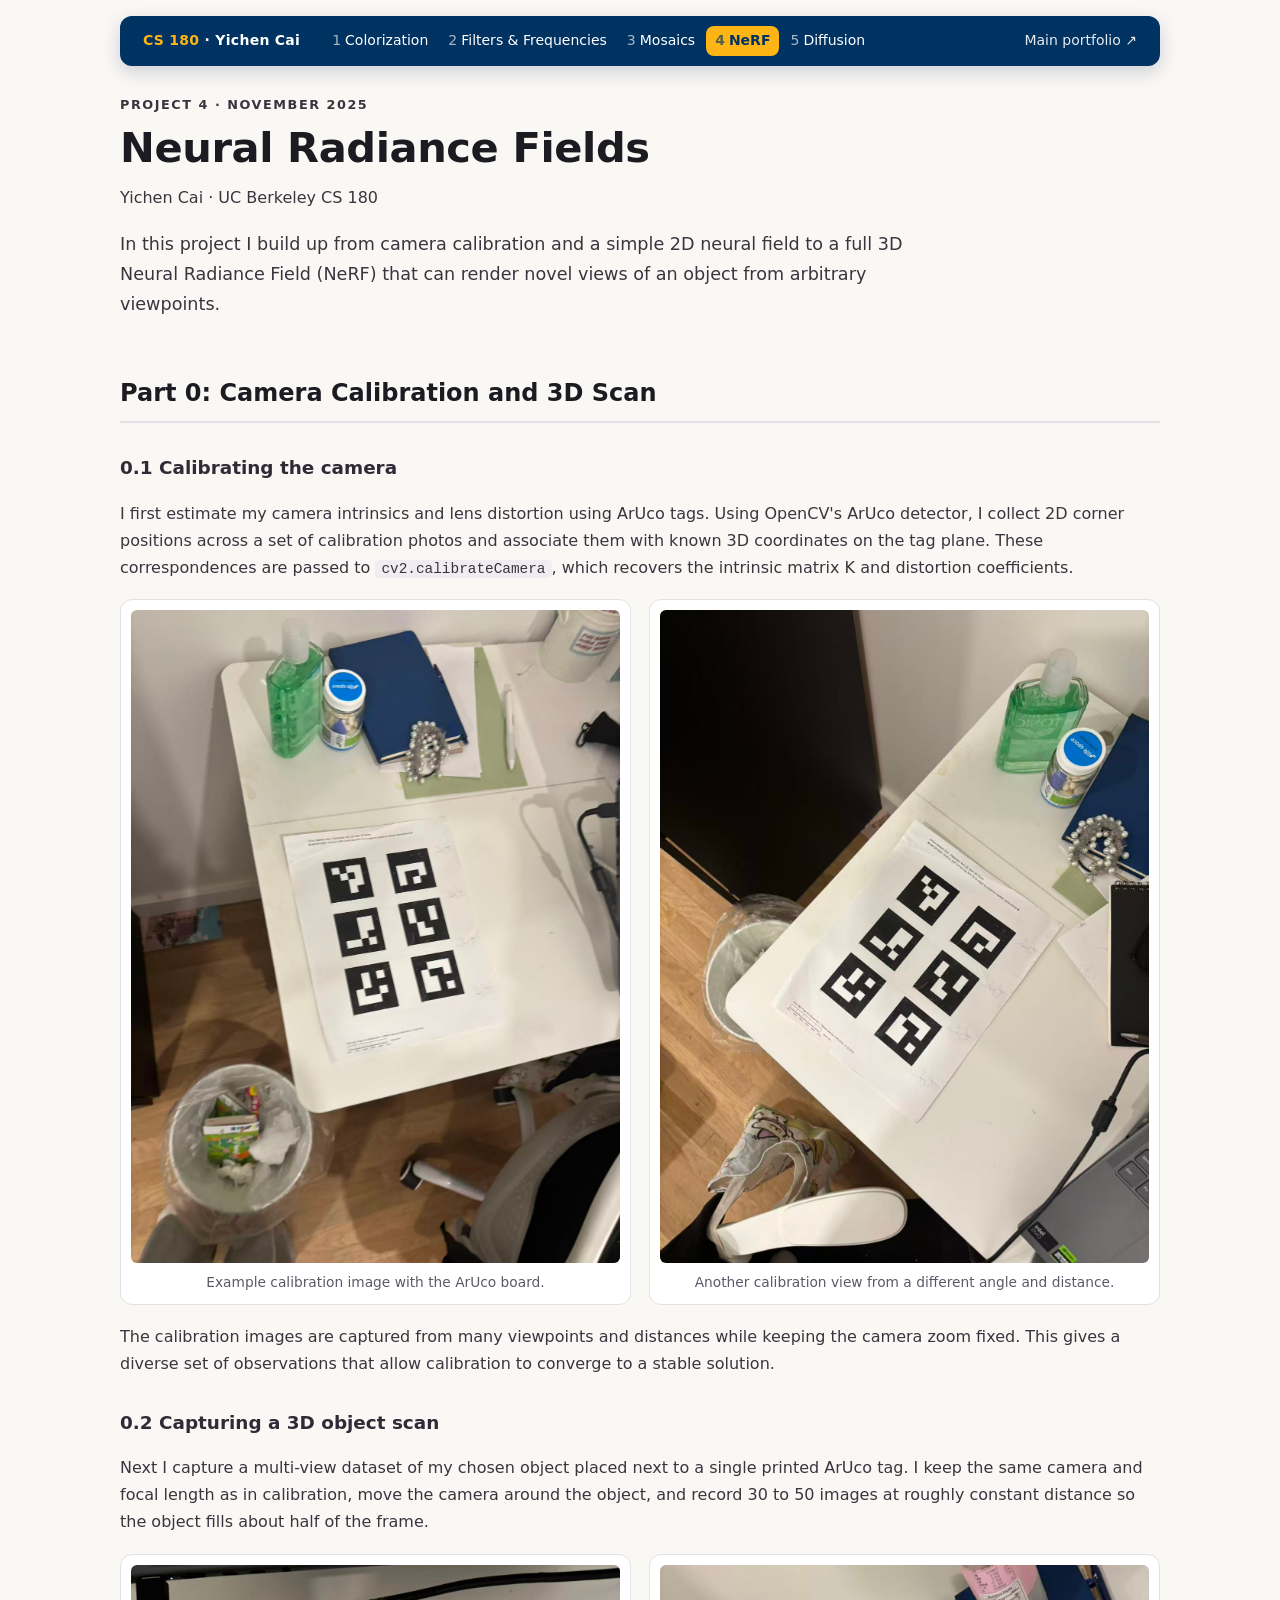
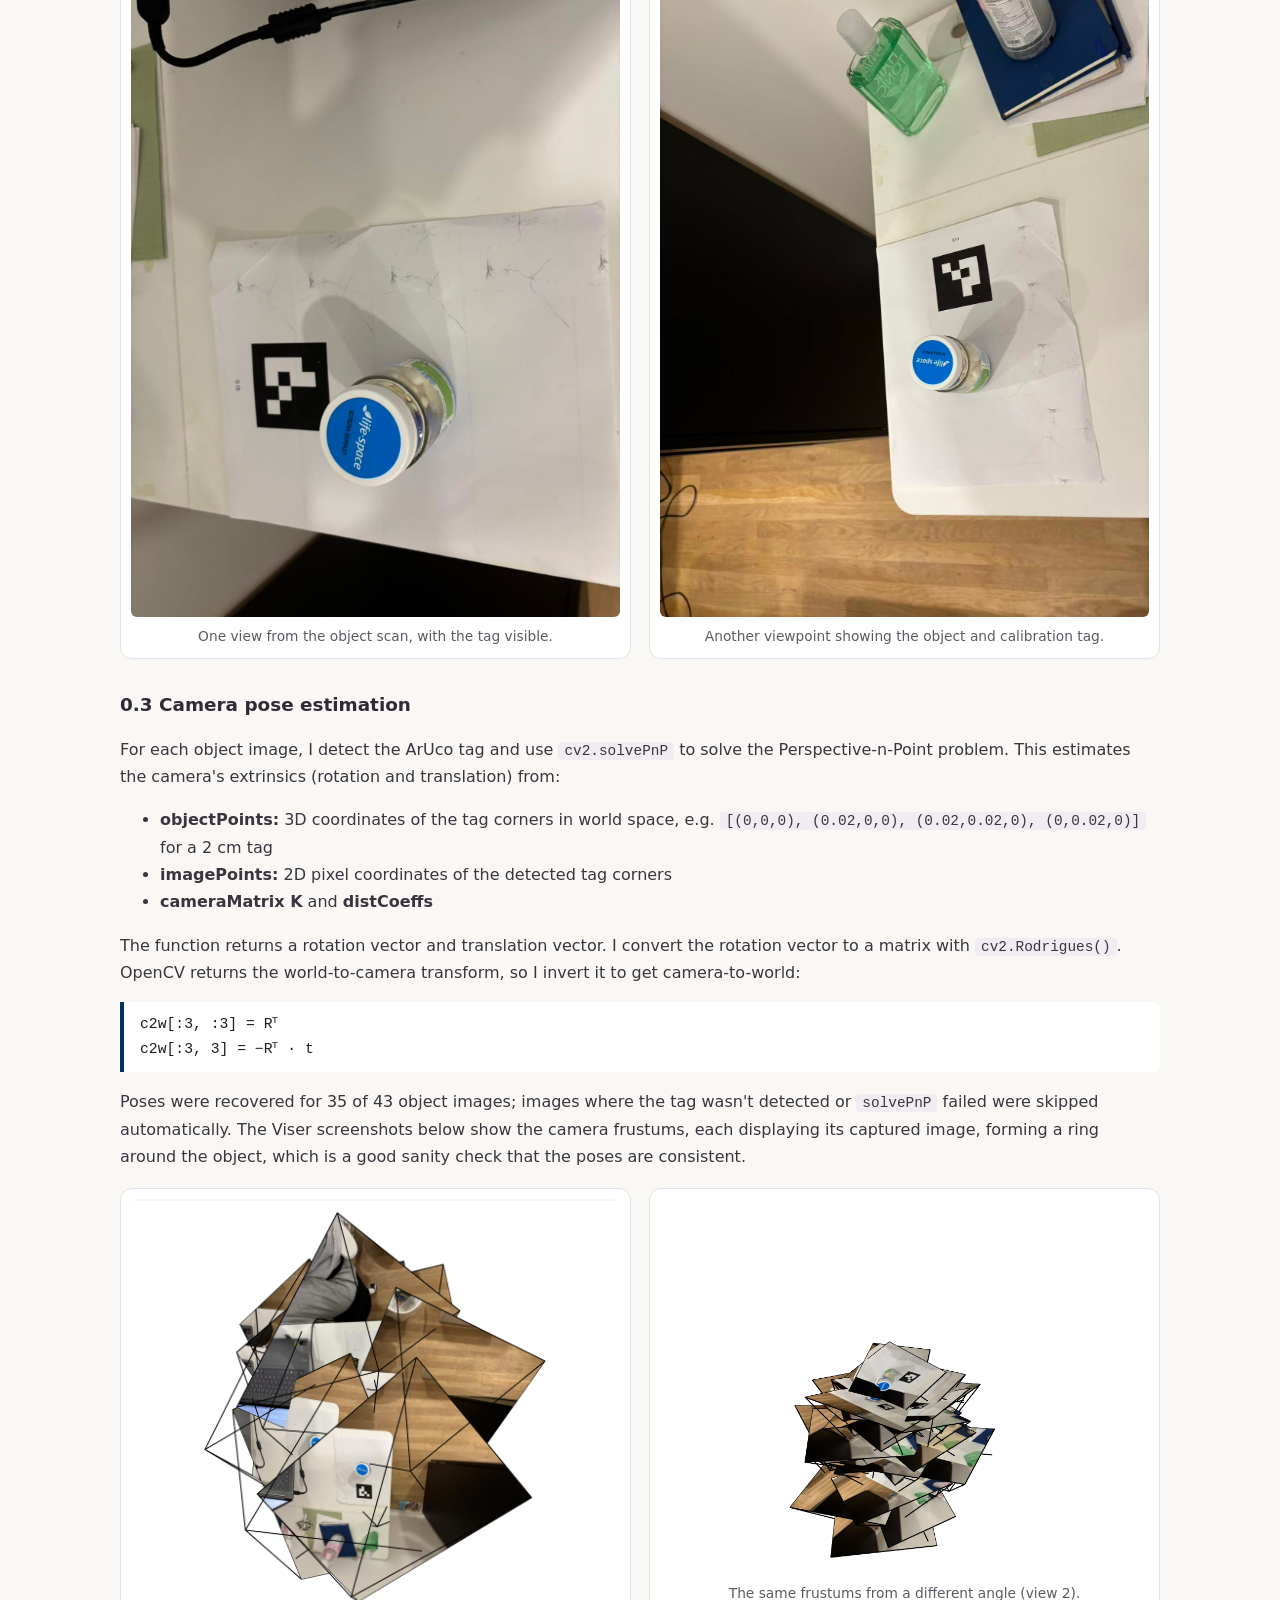
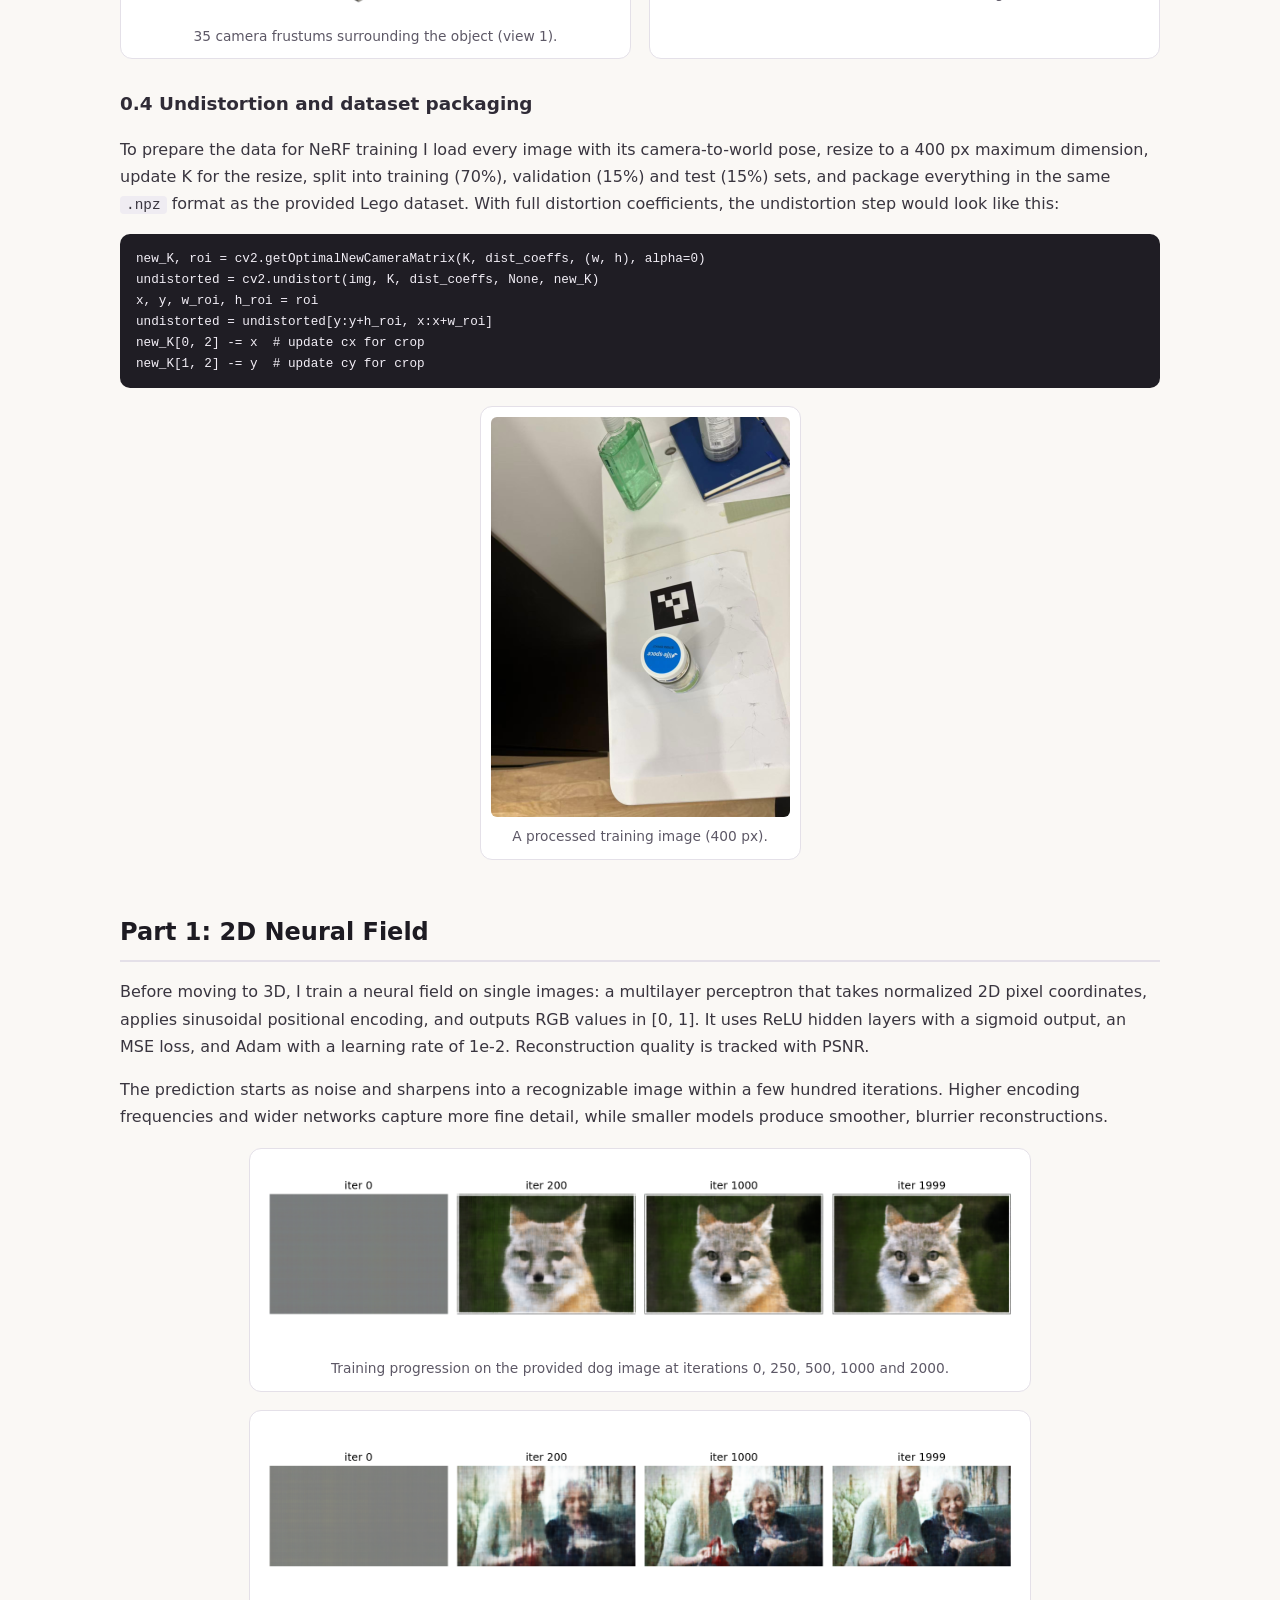
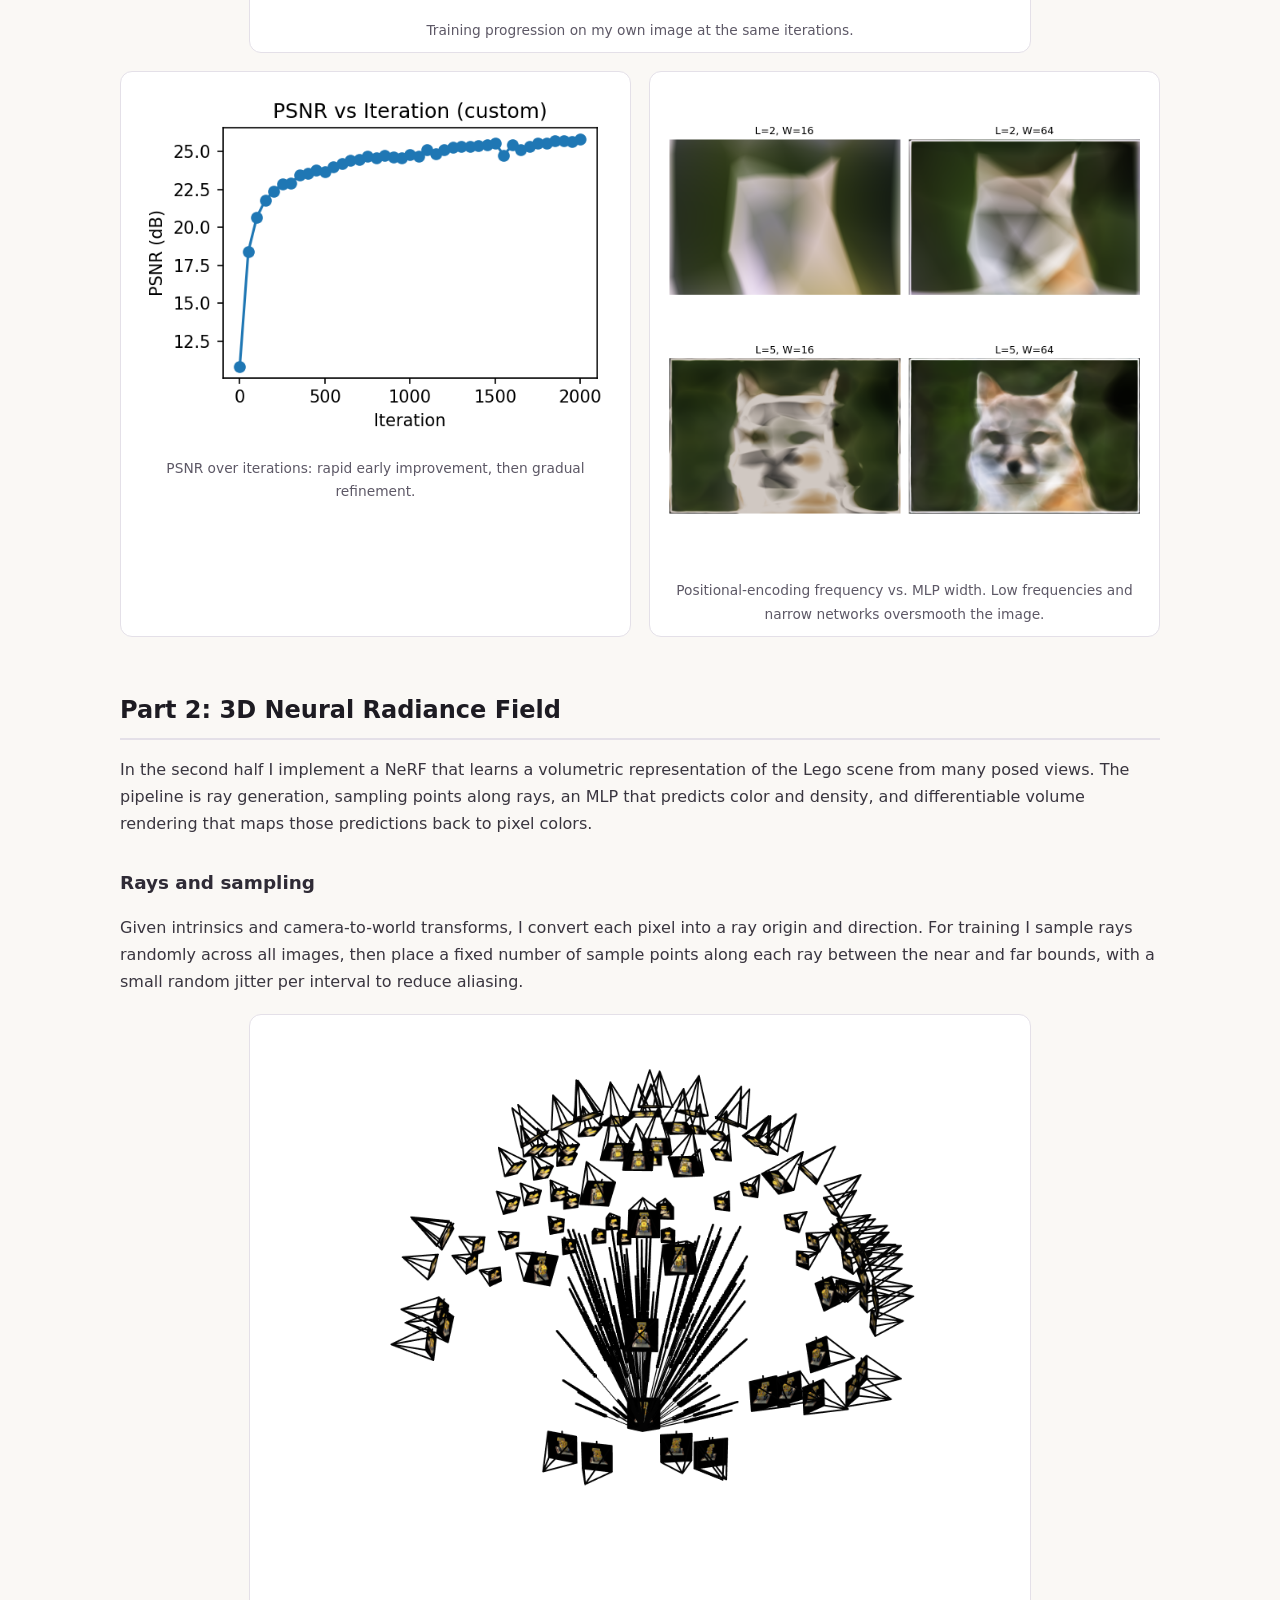
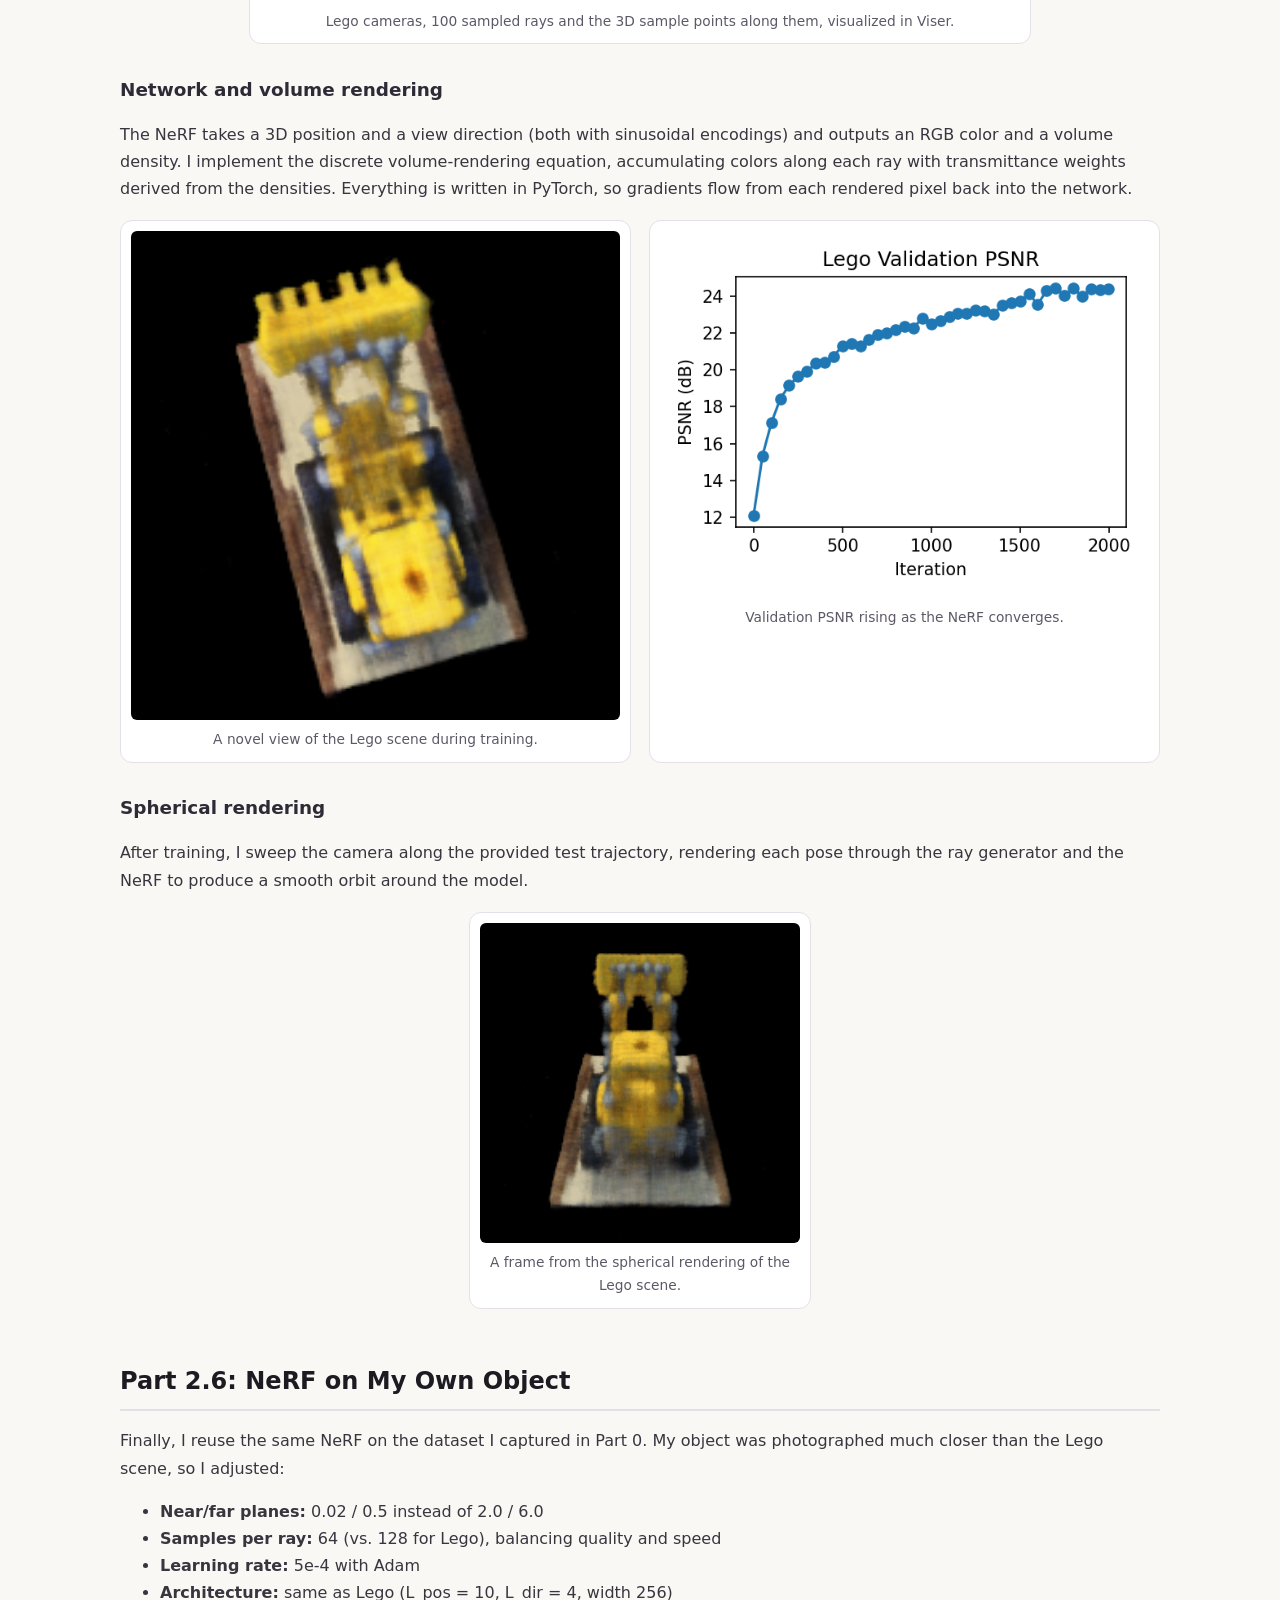
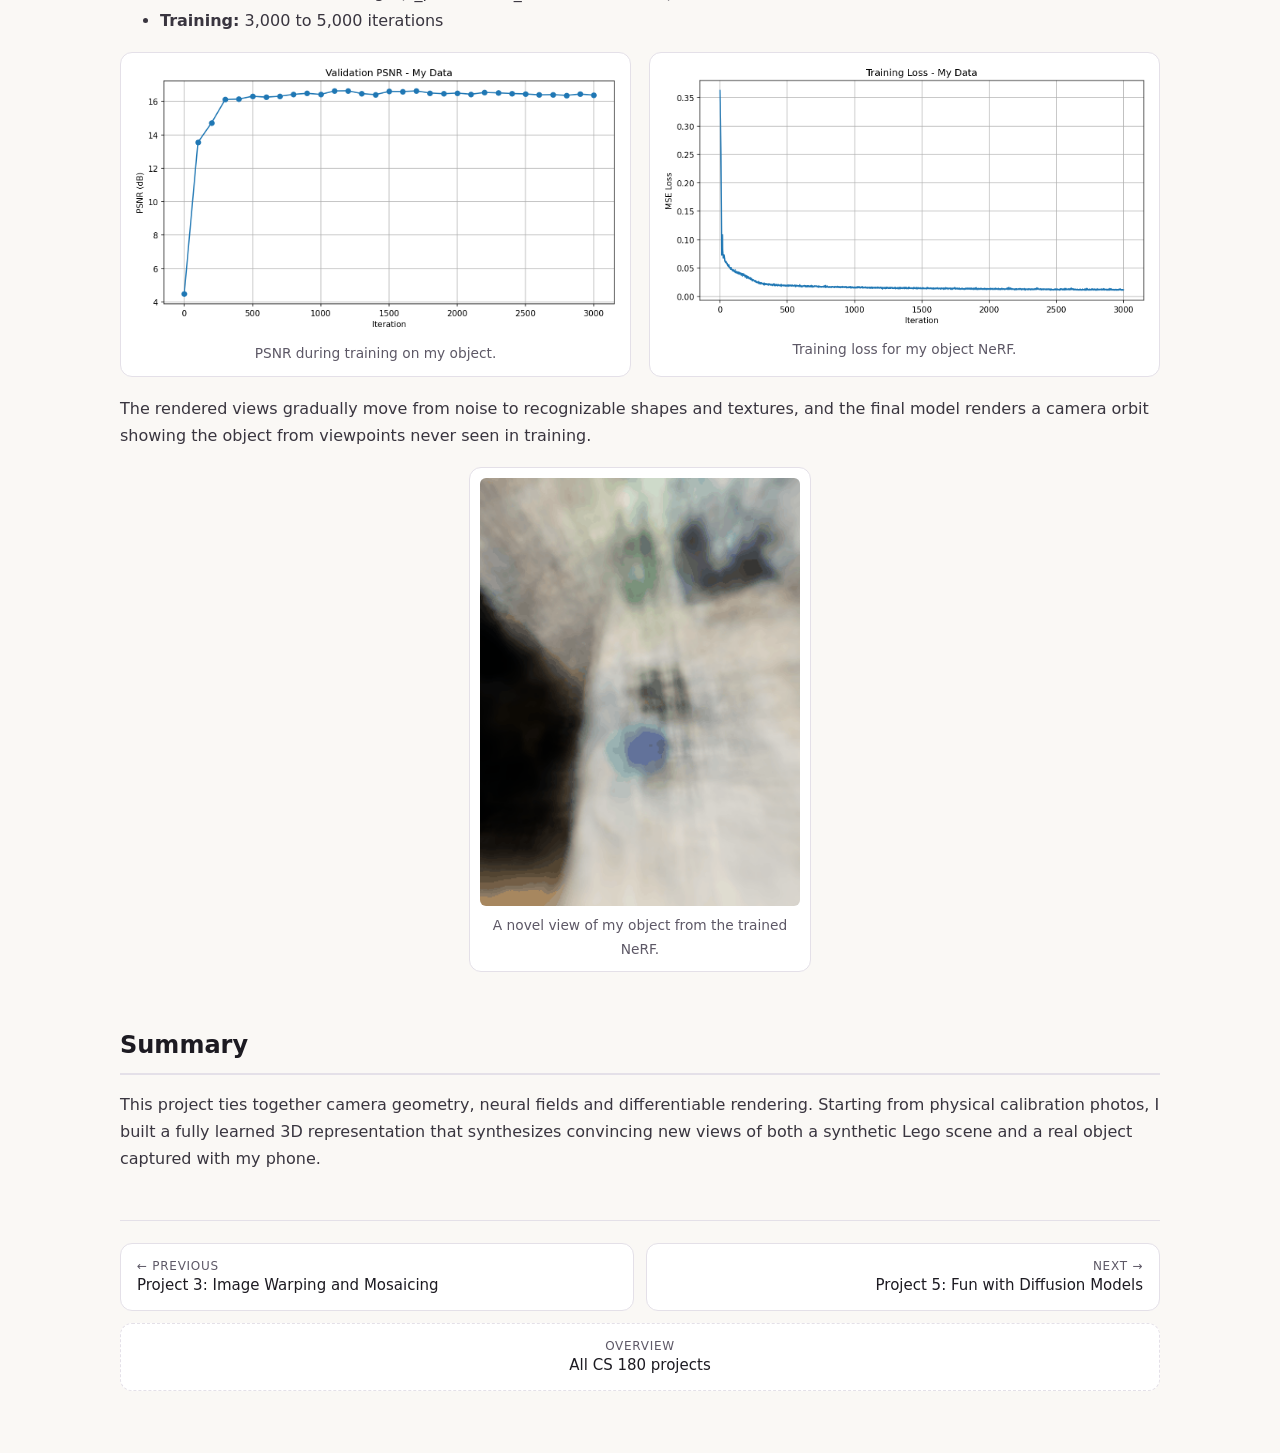
<file: cs180/project4.html>
<!DOCTYPE html>
<html lang="en">
<head>
  <meta charset="UTF-8">
  <meta name="viewport" content="width=device-width, initial-scale=1.0">
  <title>CS 180 Project 4: Neural Radiance Fields · Yichen Cai</title>
  <meta name="description" content="Yichen Cai's CS 180 Project 4: camera calibration, a 2D neural field and a full 3D NeRF rendering novel views of the Lego scene and a self-captured object.">
  <link rel="stylesheet" href="site.css">
</head>
<body class="c180">
<nav class="c180-nav" aria-label="CS 180 projects"><a class="c180-home" href="index.html"><b>CS 180</b> · Yichen Cai</a><ul class="c180-links"><li><a href="project1.html"><span class="c180-n">1</span>Colorization</a></li><li><a href="project2.html"><span class="c180-n">2</span>Filters &amp; Frequencies</a></li><li><a href="project3.html"><span class="c180-n">3</span>Mosaics</a></li><li><a href="project4.html" class=on><span class="c180-n">4</span>NeRF</a></li><li><a href="project5.html"><span class="c180-n">5</span>Diffusion</a></li></ul><a class="c180-out" href="../">Main portfolio ↗</a></nav>

<p class="c180-kicker">Project 4 · November 2025</p>
<h1>Neural Radiance Fields</h1>
<p class="c180-meta">Yichen Cai · UC Berkeley CS 180</p>
<p class="c180-lead">In this project I build up from camera calibration and a simple 2D neural field to a full 3D Neural Radiance Field (NeRF) that can render novel views of an object from arbitrary viewpoints.</p>

<h2>Part 0: Camera Calibration and 3D Scan</h2>

<h3>0.1 Calibrating the camera</h3>
<p>I first estimate my camera intrinsics and lens distortion using ArUco tags. Using OpenCV's ArUco detector, I collect 2D corner positions across a set of calibration photos and associate them with known 3D coordinates on the tag plane. These correspondences are passed to <code>cv2.calibrateCamera</code>, which recovers the intrinsic matrix K and distortion coefficients.</p>
<div class="c180-figs">
  <figure><img src="proj4/calib_1.jpg" alt="Calibration photo with ArUco board" loading="lazy"><figcaption>Example calibration image with the ArUco board.</figcaption></figure>
  <figure><img src="proj4/calib_2.jpg" alt="Calibration photo from another angle" loading="lazy"><figcaption>Another calibration view from a different angle and distance.</figcaption></figure>
</div>
<p>The calibration images are captured from many viewpoints and distances while keeping the camera zoom fixed. This gives a diverse set of observations that allow calibration to converge to a stable solution.</p>

<h3>0.2 Capturing a 3D object scan</h3>
<p>Next I capture a multi-view dataset of my chosen object placed next to a single printed ArUco tag. I keep the same camera and focal length as in calibration, move the camera around the object, and record 30 to 50 images at roughly constant distance so the object fills about half of the frame.</p>
<div class="c180-figs">
  <figure><img src="proj4/scan_1.jpg" alt="Object scan view" loading="lazy"><figcaption>One view from the object scan, with the tag visible.</figcaption></figure>
  <figure><img src="proj4/scan_2.jpg" alt="Object scan, another view" loading="lazy"><figcaption>Another viewpoint showing the object and calibration tag.</figcaption></figure>
</div>

<h3>0.3 Camera pose estimation</h3>
<p>For each object image, I detect the ArUco tag and use <code>cv2.solvePnP</code> to solve the Perspective-n-Point problem. This estimates the camera's extrinsics (rotation and translation) from:</p>
<ul>
  <li><strong>objectPoints:</strong> 3D coordinates of the tag corners in world space, e.g. <code>[(0,0,0), (0.02,0,0), (0.02,0.02,0), (0,0.02,0)]</code> for a 2&nbsp;cm tag</li>
  <li><strong>imagePoints:</strong> 2D pixel coordinates of the detected tag corners</li>
  <li><strong>cameraMatrix K</strong> and <strong>distCoeffs</strong></li>
</ul>
<p>The function returns a rotation vector and translation vector. I convert the rotation vector to a matrix with <code>cv2.Rodrigues()</code>. OpenCV returns the world-to-camera transform, so I invert it to get camera-to-world:</p>
<div class="c180-formula">c2w[:3, :3] = Rᵀ<br>c2w[:3, 3] = −Rᵀ · t</div>
<p>Poses were recovered for 35 of 43 object images; images where the tag wasn't detected or <code>solvePnP</code> failed were skipped automatically. The Viser screenshots below show the camera frustums, each displaying its captured image, forming a ring around the object, which is a good sanity check that the poses are consistent.</p>
<div class="c180-figs">
  <figure><img src="proj4/frustums_1.png" alt="Viser camera frustums, view 1" loading="lazy"><figcaption>35 camera frustums surrounding the object (view 1).</figcaption></figure>
  <figure><img src="proj4/frustums_2.png" alt="Viser camera frustums, view 2" loading="lazy"><figcaption>The same frustums from a different angle (view 2).</figcaption></figure>
</div>

<h3>0.4 Undistortion and dataset packaging</h3>
<p>To prepare the data for NeRF training I load every image with its camera-to-world pose, resize to a 400&nbsp;px maximum dimension, update K for the resize, split into training (70%), validation (15%) and test (15%) sets, and package everything in the same <code>.npz</code> format as the provided Lego dataset. With full distortion coefficients, the undistortion step would look like this:</p>
<pre><code>new_K, roi = cv2.getOptimalNewCameraMatrix(K, dist_coeffs, (w, h), alpha=0)
undistorted = cv2.undistort(img, K, dist_coeffs, None, new_K)
x, y, w_roi, h_roi = roi
undistorted = undistorted[y:y+h_roi, x:x+w_roi]
new_K[0, 2] -= x  # update cx for crop
new_K[1, 2] -= y  # update cy for crop</code></pre>
<div class="c180-figs small">
  <figure><img src="proj4/processed_example.png" alt="Processed training image" loading="lazy"><figcaption>A processed training image (400 px).</figcaption></figure>
</div>

<h2>Part 1: 2D Neural Field</h2>
<p>Before moving to 3D, I train a neural field on single images: a multilayer perceptron that takes normalized 2D pixel coordinates, applies sinusoidal positional encoding, and outputs RGB values in [0, 1]. It uses ReLU hidden layers with a sigmoid output, an MSE loss, and Adam with a learning rate of 1e-2. Reconstruction quality is tracked with PSNR.</p>
<p>The prediction starts as noise and sharpens into a recognizable image within a few hundred iterations. Higher encoding frequencies and wider networks capture more fine detail, while smaller models produce smoother, blurrier reconstructions.</p>
<div class="c180-figs one">
  <figure><img src="proj4/field_dog_progress.png" alt="Training progression on the dog image" loading="lazy"><figcaption>Training progression on the provided dog image at iterations 0, 250, 500, 1000 and 2000.</figcaption></figure>
  <figure><img src="proj4/field_custom_progress.png" alt="Training progression on my own image" loading="lazy"><figcaption>Training progression on my own image at the same iterations.</figcaption></figure>
</div>
<div class="c180-figs">
  <figure><img src="proj4/field_psnr.png" alt="PSNR curve" loading="lazy"><figcaption>PSNR over iterations: rapid early improvement, then gradual refinement.</figcaption></figure>
  <figure><img src="proj4/field_grid.png" alt="Hyperparameter comparison grid" loading="lazy"><figcaption>Positional-encoding frequency vs. MLP width. Low frequencies and narrow networks oversmooth the image.</figcaption></figure>
</div>

<h2>Part 2: 3D Neural Radiance Field</h2>
<p>In the second half I implement a NeRF that learns a volumetric representation of the Lego scene from many posed views. The pipeline is ray generation, sampling points along rays, an MLP that predicts color and density, and differentiable volume rendering that maps those predictions back to pixel colors.</p>

<h3>Rays and sampling</h3>
<p>Given intrinsics and camera-to-world transforms, I convert each pixel into a ray origin and direction. For training I sample rays randomly across all images, then place a fixed number of sample points along each ray between the near and far bounds, with a small random jitter per interval to reduce aliasing.</p>
<div class="c180-figs one">
  <figure><img src="proj4/lego_rays.png" alt="Cameras, rays and sample points in Viser" loading="lazy"><figcaption>Lego cameras, 100 sampled rays and the 3D sample points along them, visualized in Viser.</figcaption></figure>
</div>

<h3>Network and volume rendering</h3>
<p>The NeRF takes a 3D position and a view direction (both with sinusoidal encodings) and outputs an RGB color and a volume density. I implement the discrete volume-rendering equation, accumulating colors along each ray with transmittance weights derived from the densities. Everything is written in PyTorch, so gradients flow from each rendered pixel back into the network.</p>
<div class="c180-figs">
  <figure><img src="proj4/lego_training.png" alt="Lego novel view during training" loading="lazy"><figcaption>A novel view of the Lego scene during training.</figcaption></figure>
  <figure><img src="proj4/lego_psnr.png" alt="Lego validation PSNR" loading="lazy"><figcaption>Validation PSNR rising as the NeRF converges.</figcaption></figure>
</div>

<h3>Spherical rendering</h3>
<p>After training, I sweep the camera along the provided test trajectory, rendering each pose through the ray generator and the NeRF to produce a smooth orbit around the model.</p>
<div class="c180-figs small">
  <figure><img src="proj4/lego_orbit.png" alt="Frame from the Lego orbit rendering" loading="lazy"><figcaption>A frame from the spherical rendering of the Lego scene.</figcaption></figure>
</div>

<h2>Part 2.6: NeRF on My Own Object</h2>
<p>Finally, I reuse the same NeRF on the dataset I captured in Part 0. My object was photographed much closer than the Lego scene, so I adjusted:</p>
<ul>
  <li><strong>Near/far planes:</strong> 0.02 / 0.5 instead of 2.0 / 6.0</li>
  <li><strong>Samples per ray:</strong> 64 (vs. 128 for Lego), balancing quality and speed</li>
  <li><strong>Learning rate:</strong> 5e-4 with Adam</li>
  <li><strong>Architecture:</strong> same as Lego (L_pos = 10, L_dir = 4, width 256)</li>
  <li><strong>Training:</strong> 3,000 to 5,000 iterations</li>
</ul>
<div class="c180-figs">
  <figure><img src="proj4/object_psnr.png" alt="PSNR on my object dataset" loading="lazy"><figcaption>PSNR during training on my object.</figcaption></figure>
  <figure><img src="proj4/object_loss.png" alt="Training loss on my object dataset" loading="lazy"><figcaption>Training loss for my object NeRF.</figcaption></figure>
</div>
<p>The rendered views gradually move from noise to recognizable shapes and textures, and the final model renders a camera orbit showing the object from viewpoints never seen in training.</p>
<div class="c180-figs small">
  <figure><img src="proj4/object_orbit.png" alt="Novel view of my object" loading="lazy"><figcaption>A novel view of my object from the trained NeRF.</figcaption></figure>
</div>

<h2>Summary</h2>
<p>This project ties together camera geometry, neural fields and differentiable rendering. Starting from physical calibration photos, I built a fully learned 3D representation that synthesizes convincing new views of both a synthetic Lego scene and a real object captured with my phone.</p>

<nav class="c180-pager" aria-label="Previous and next project"><a class="prev" href="project3.html"><small>← Previous</small>Project 3: Image Warping and Mosaicing</a><a class="next" href="project5.html"><small>Next →</small>Project 5: Fun with Diffusion Models</a><a class="c180-all" href="index.html"><small>Overview</small>All CS 180 projects</a></nav>
</body>
</html>
</file>
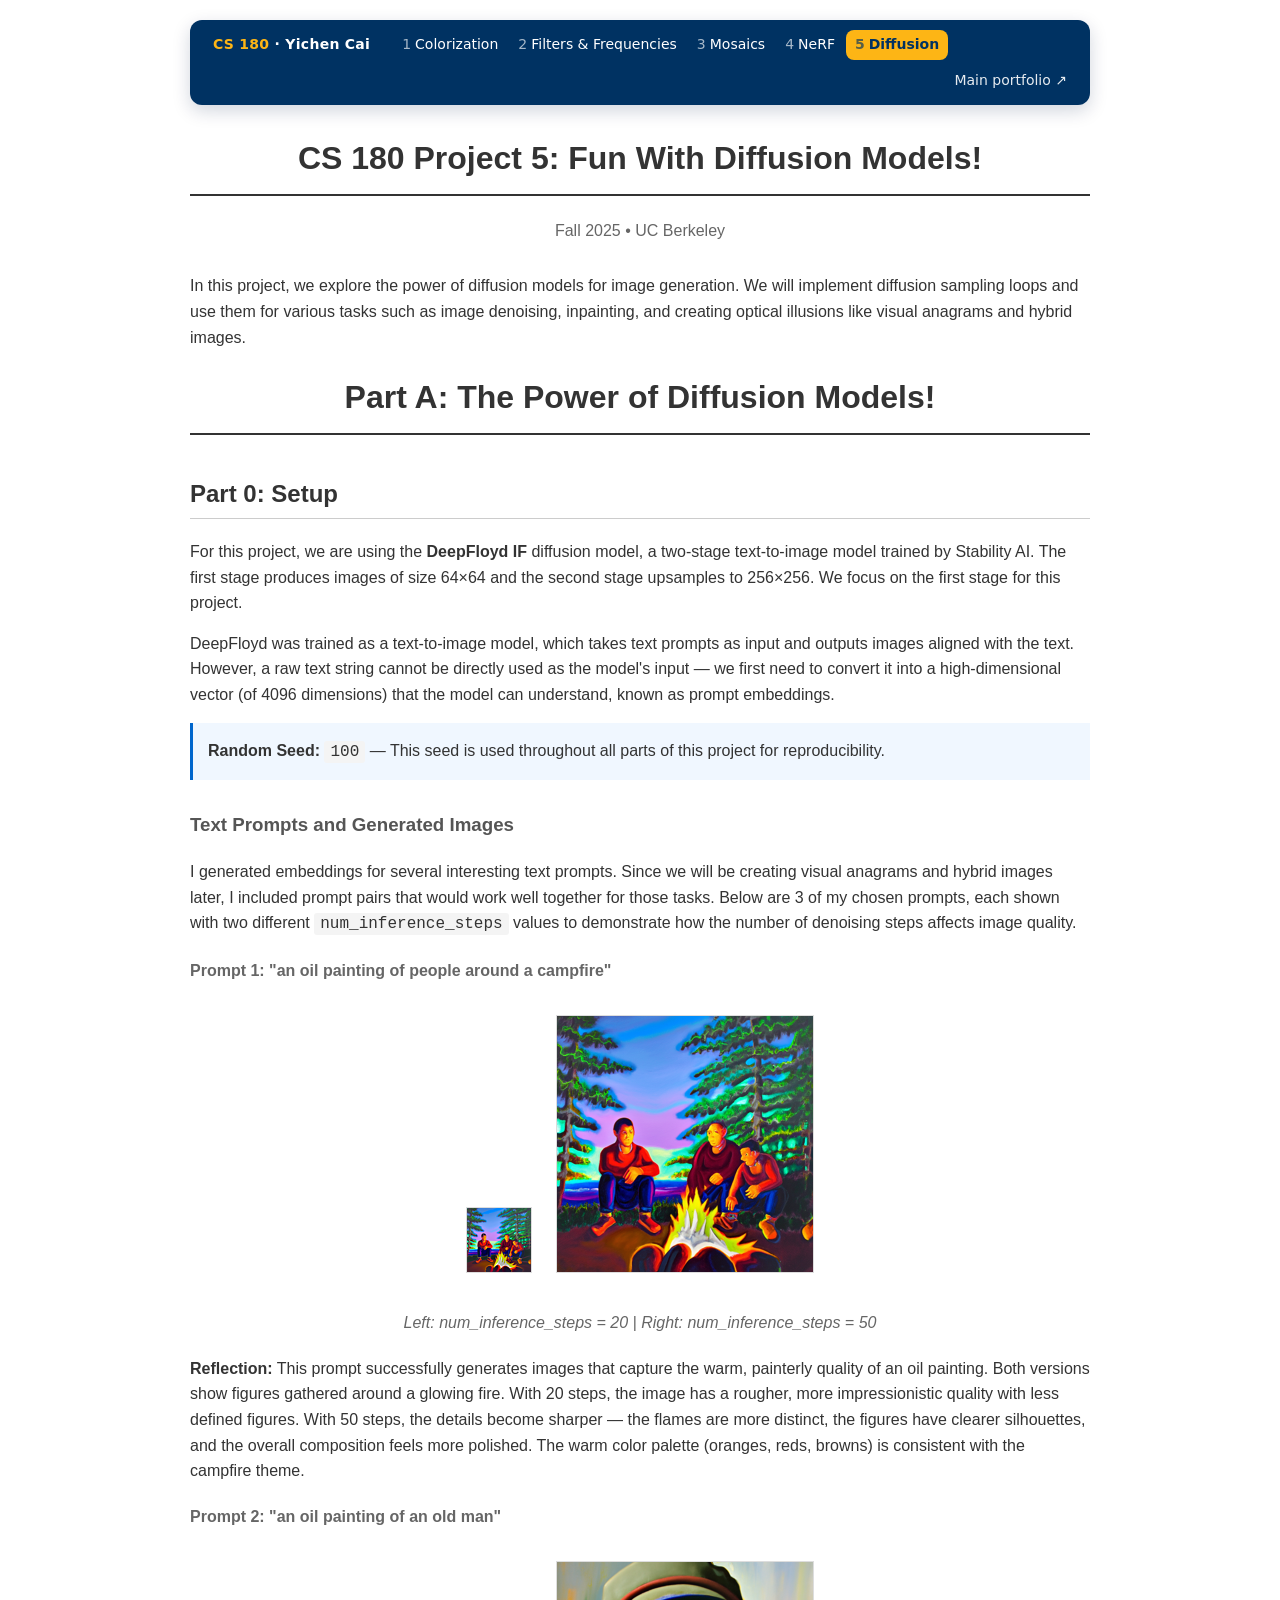
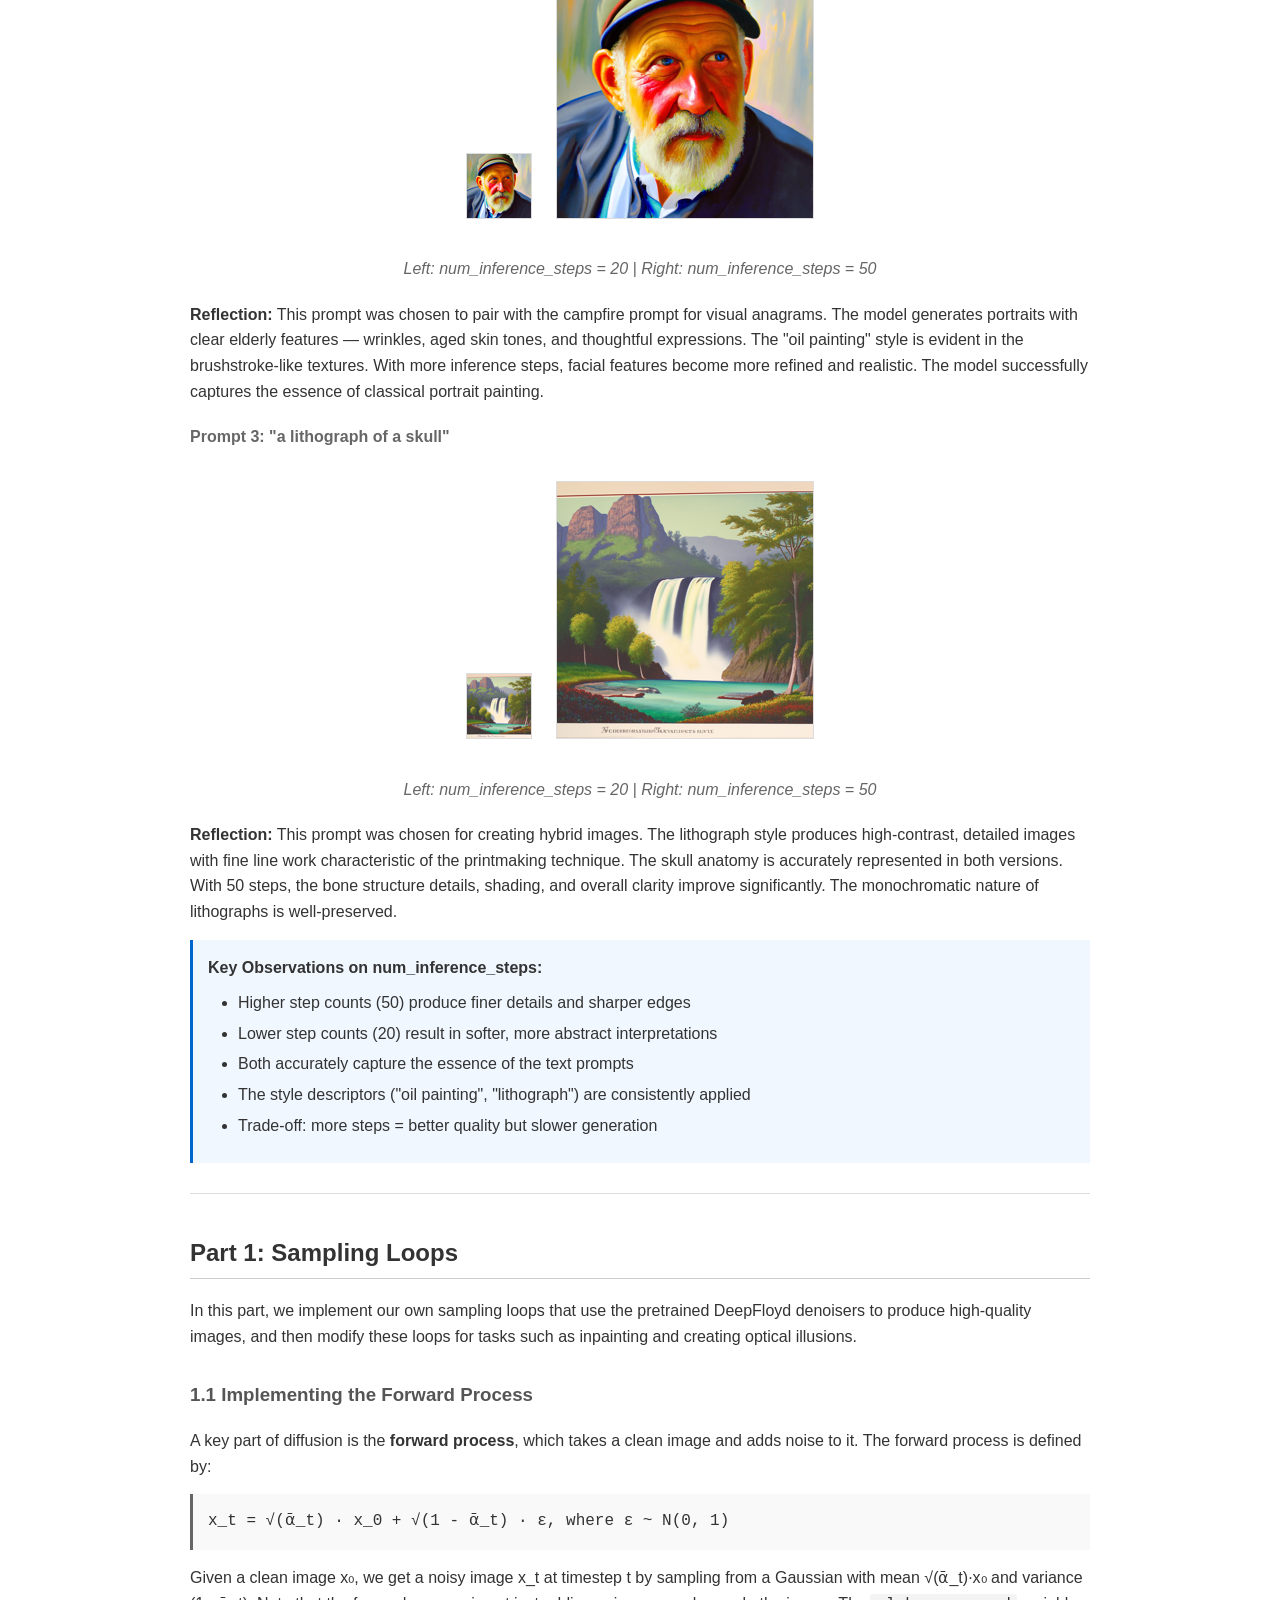
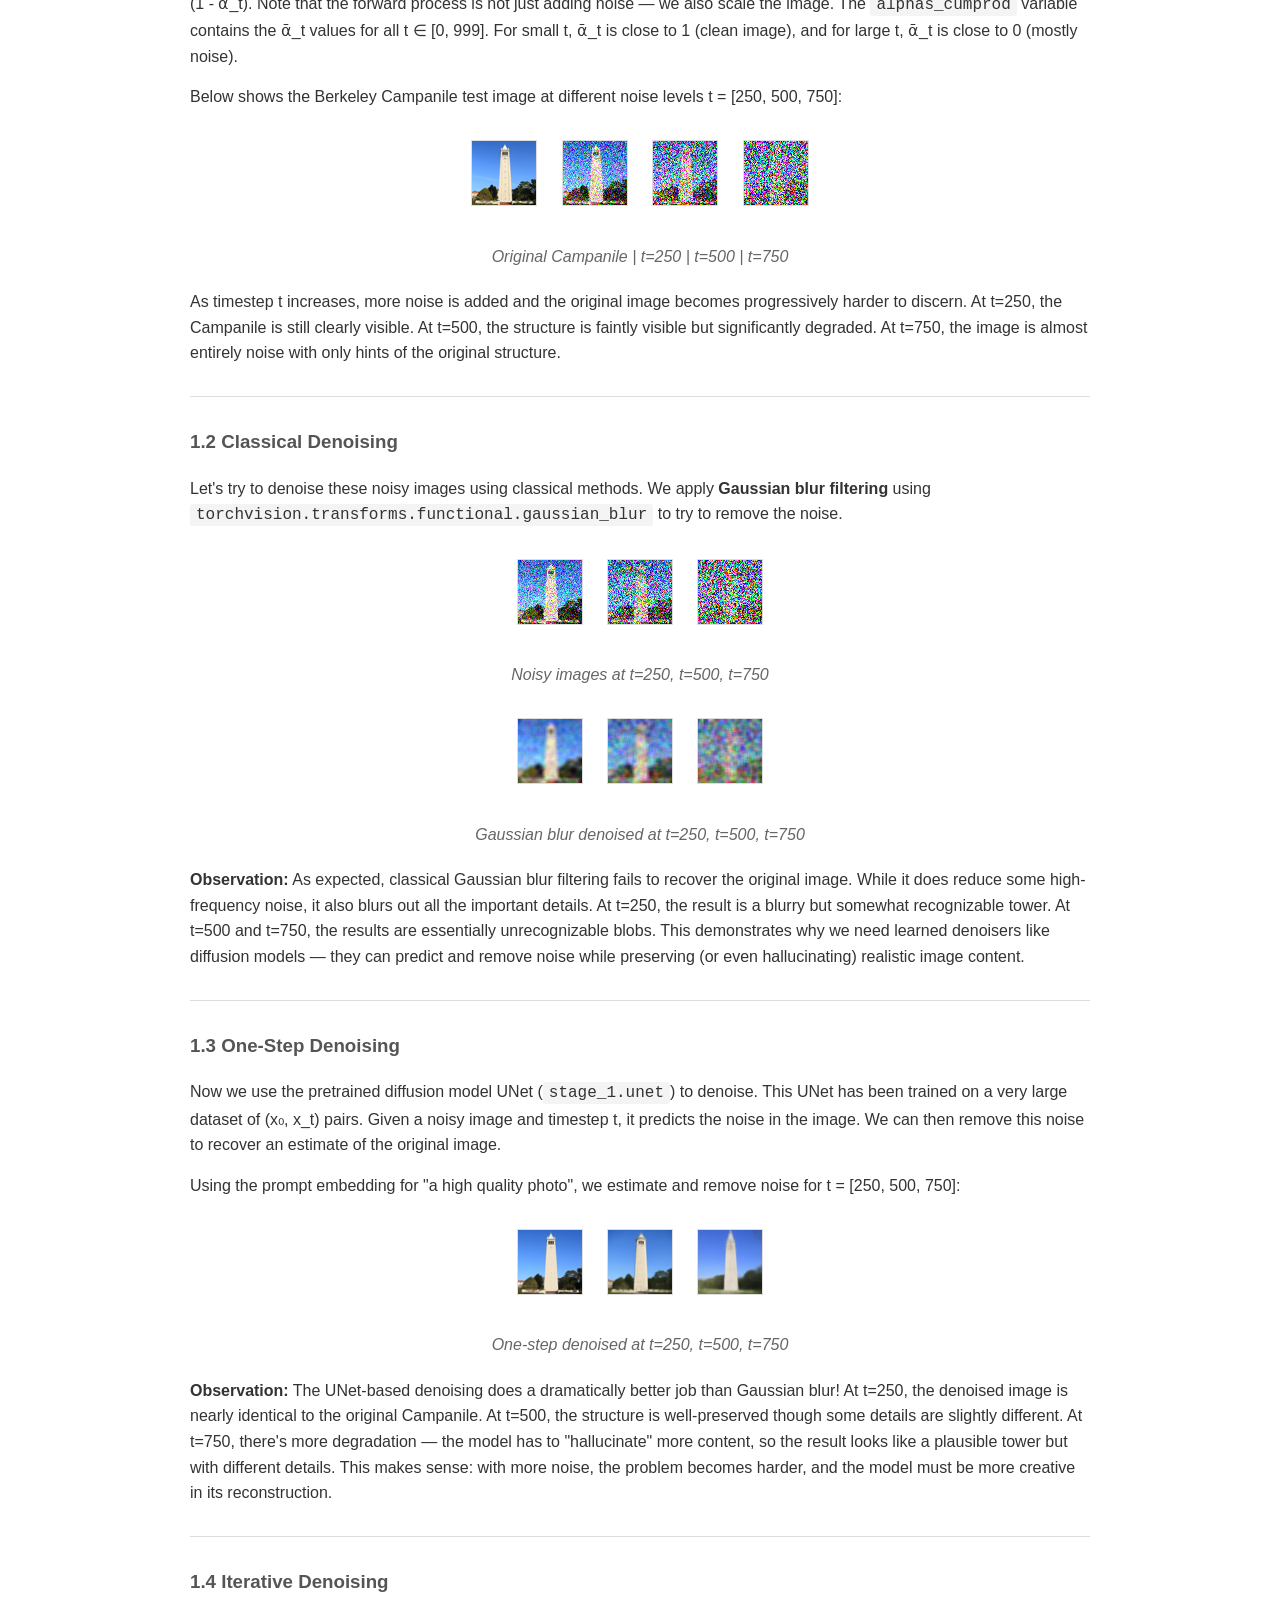
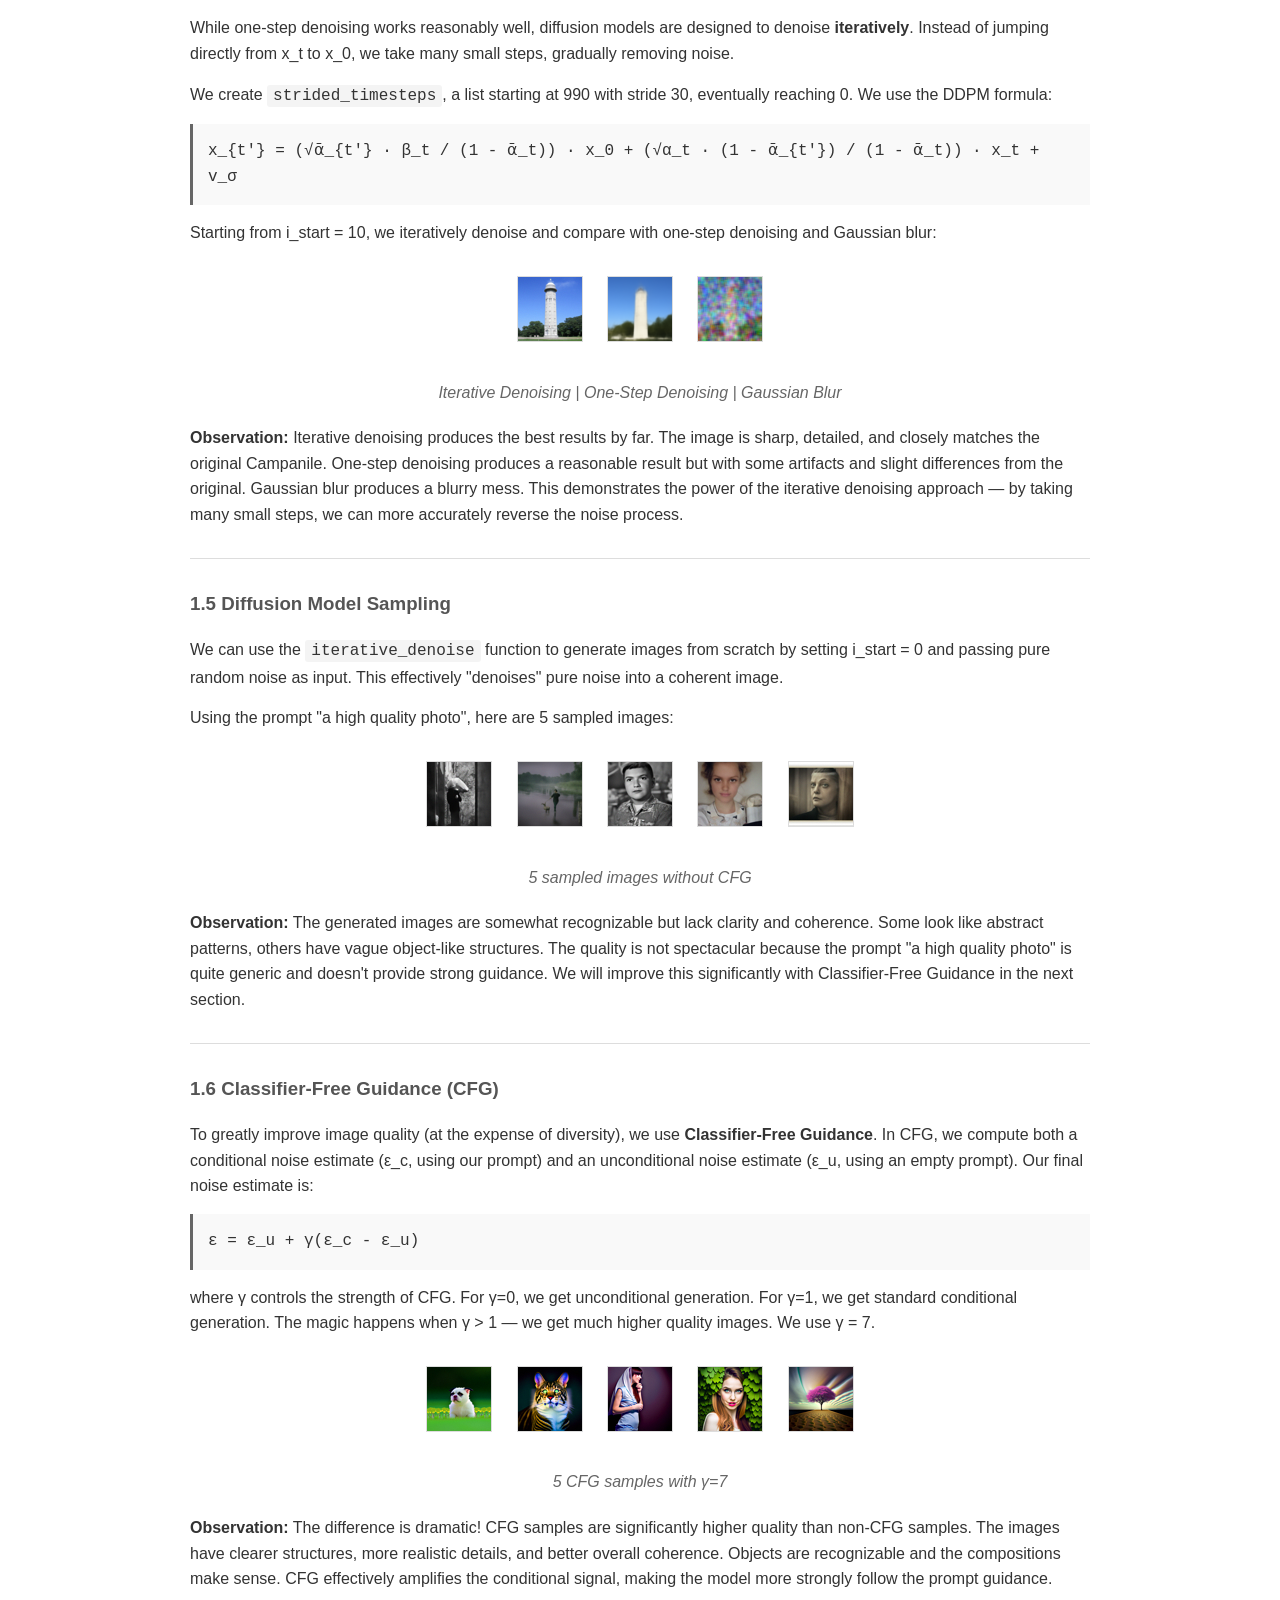
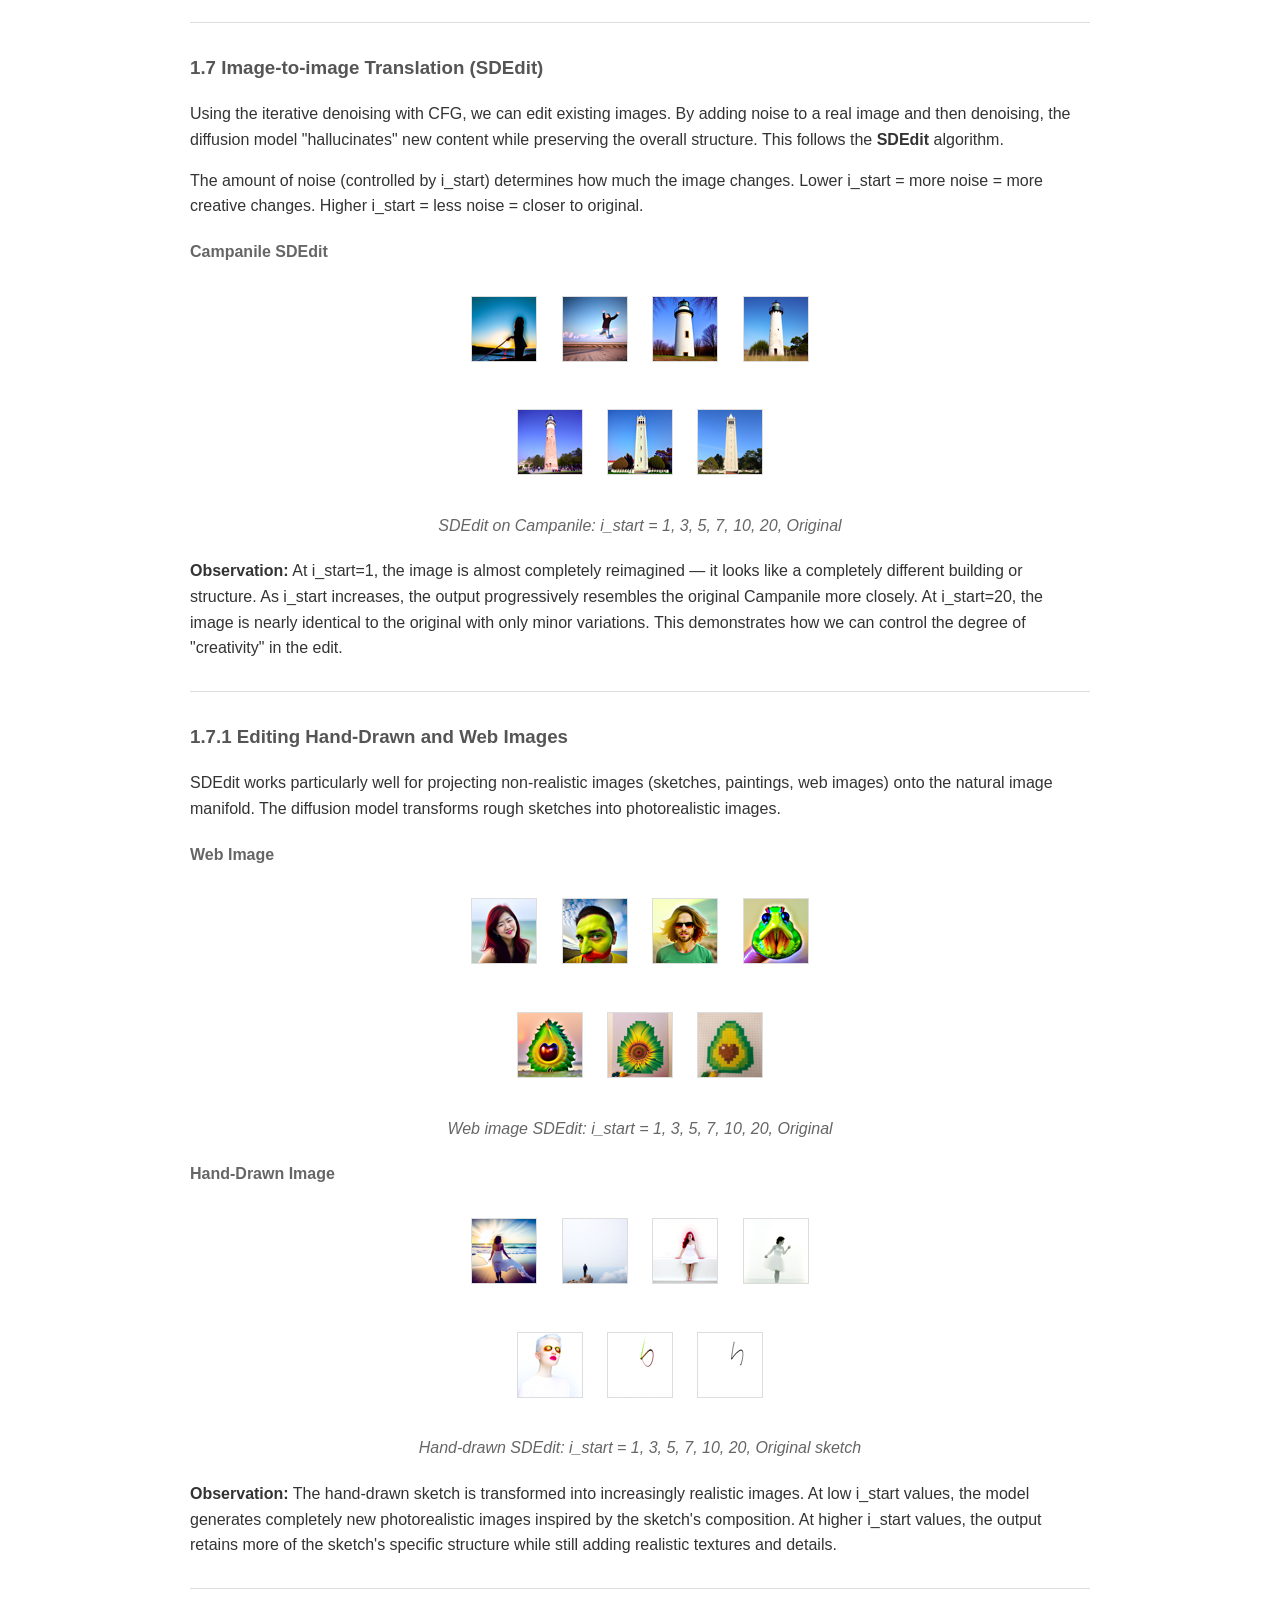
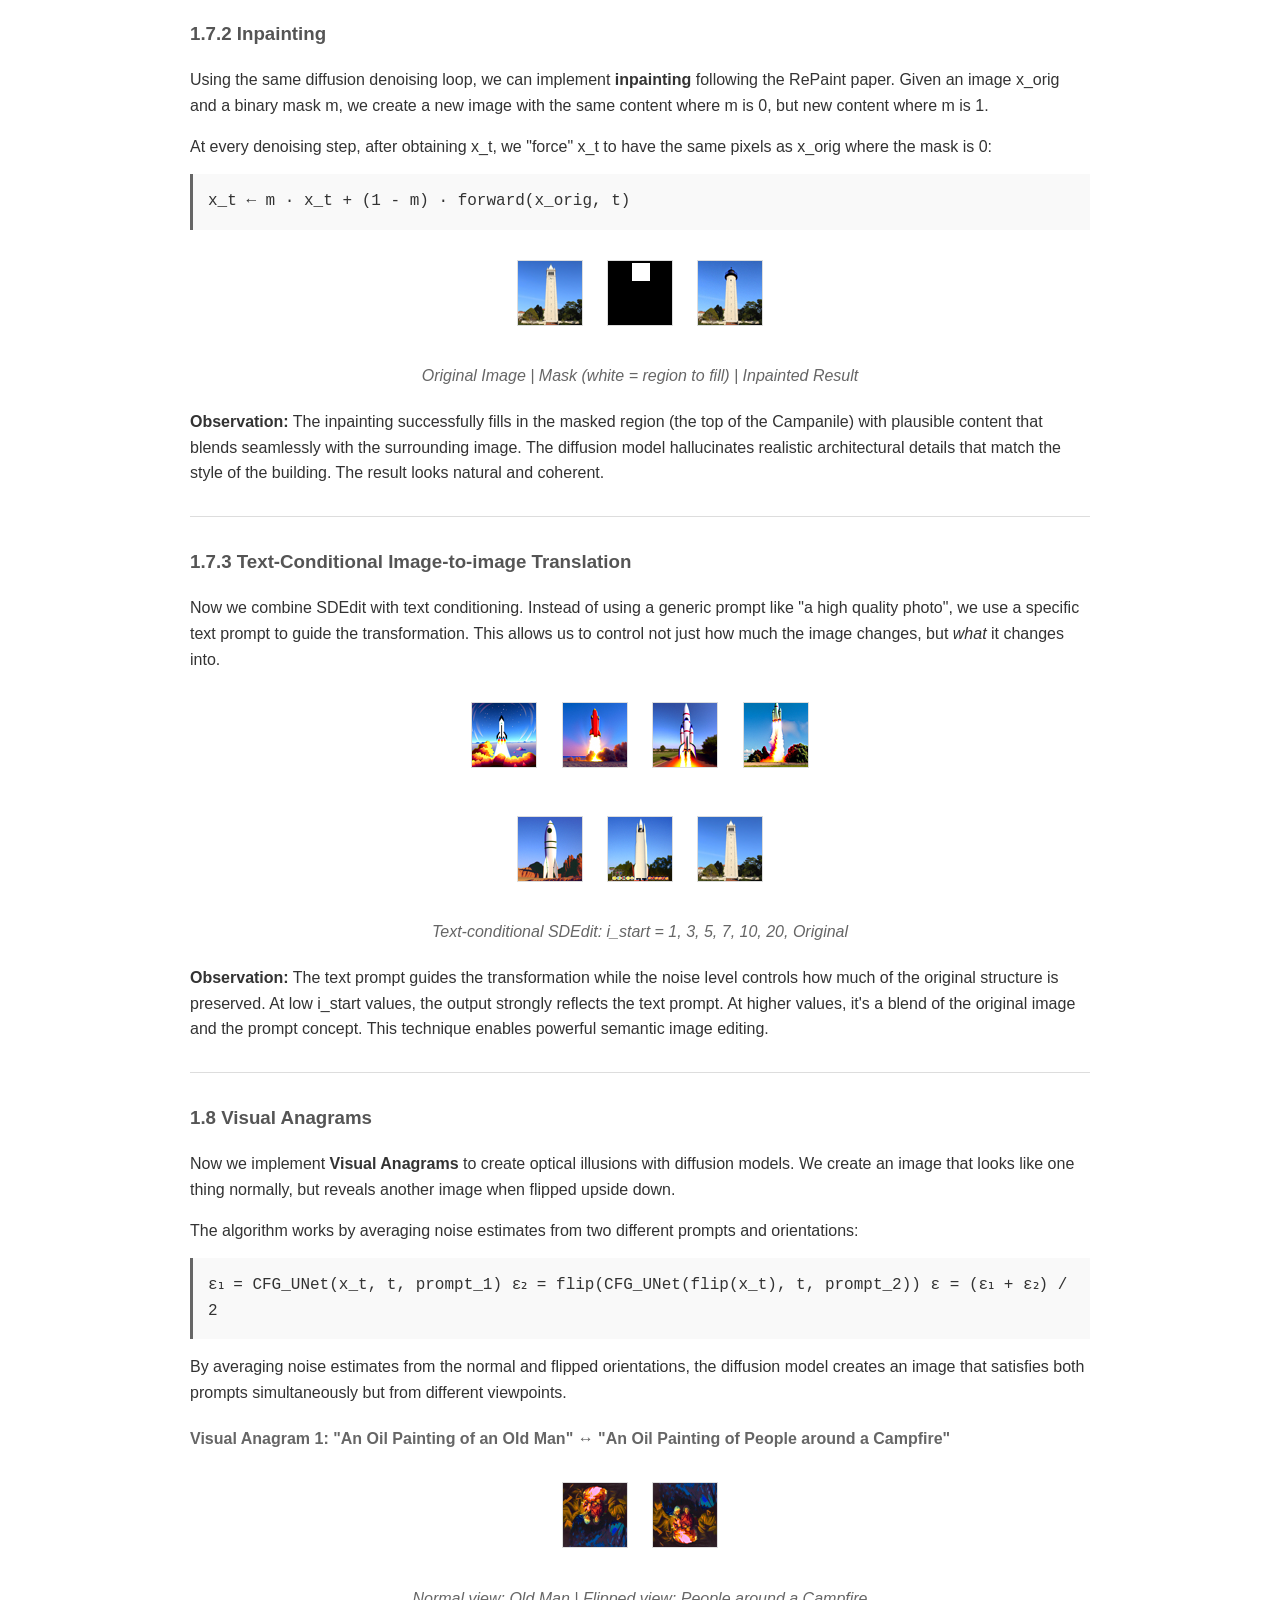
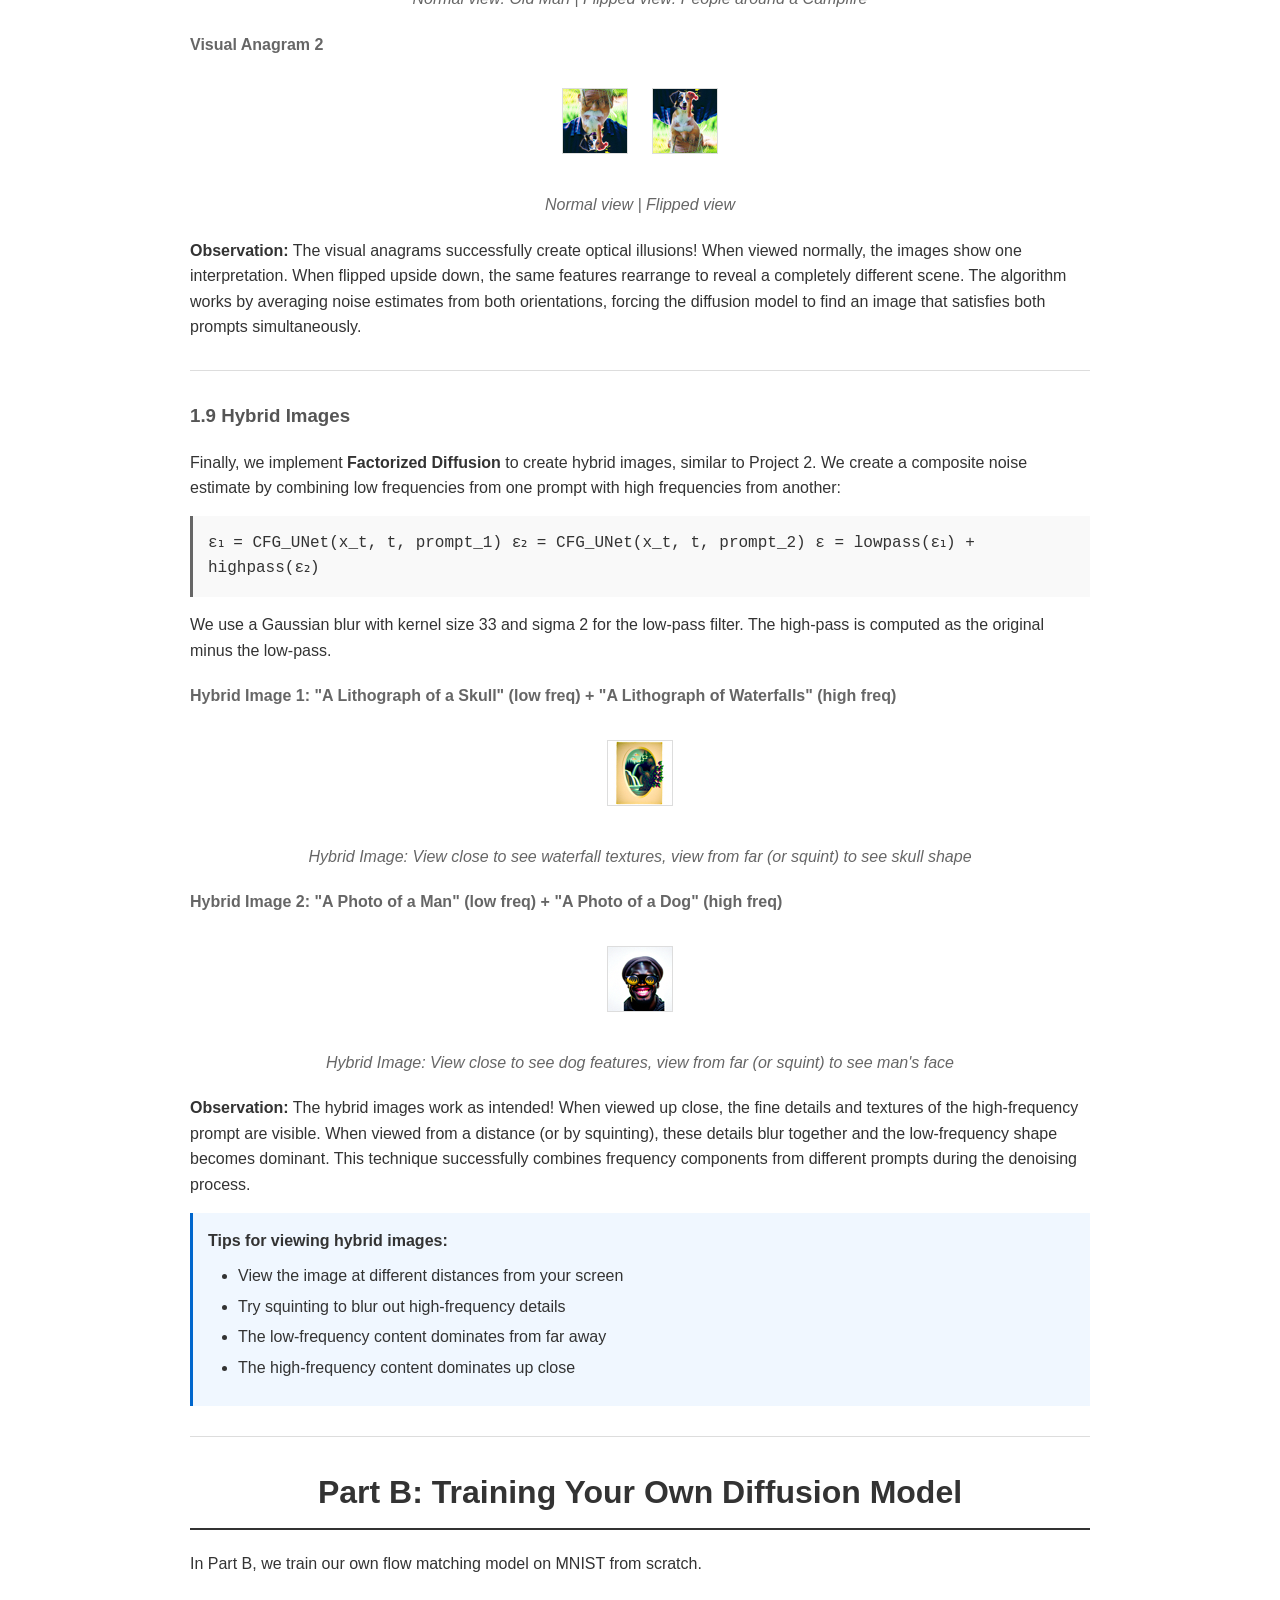
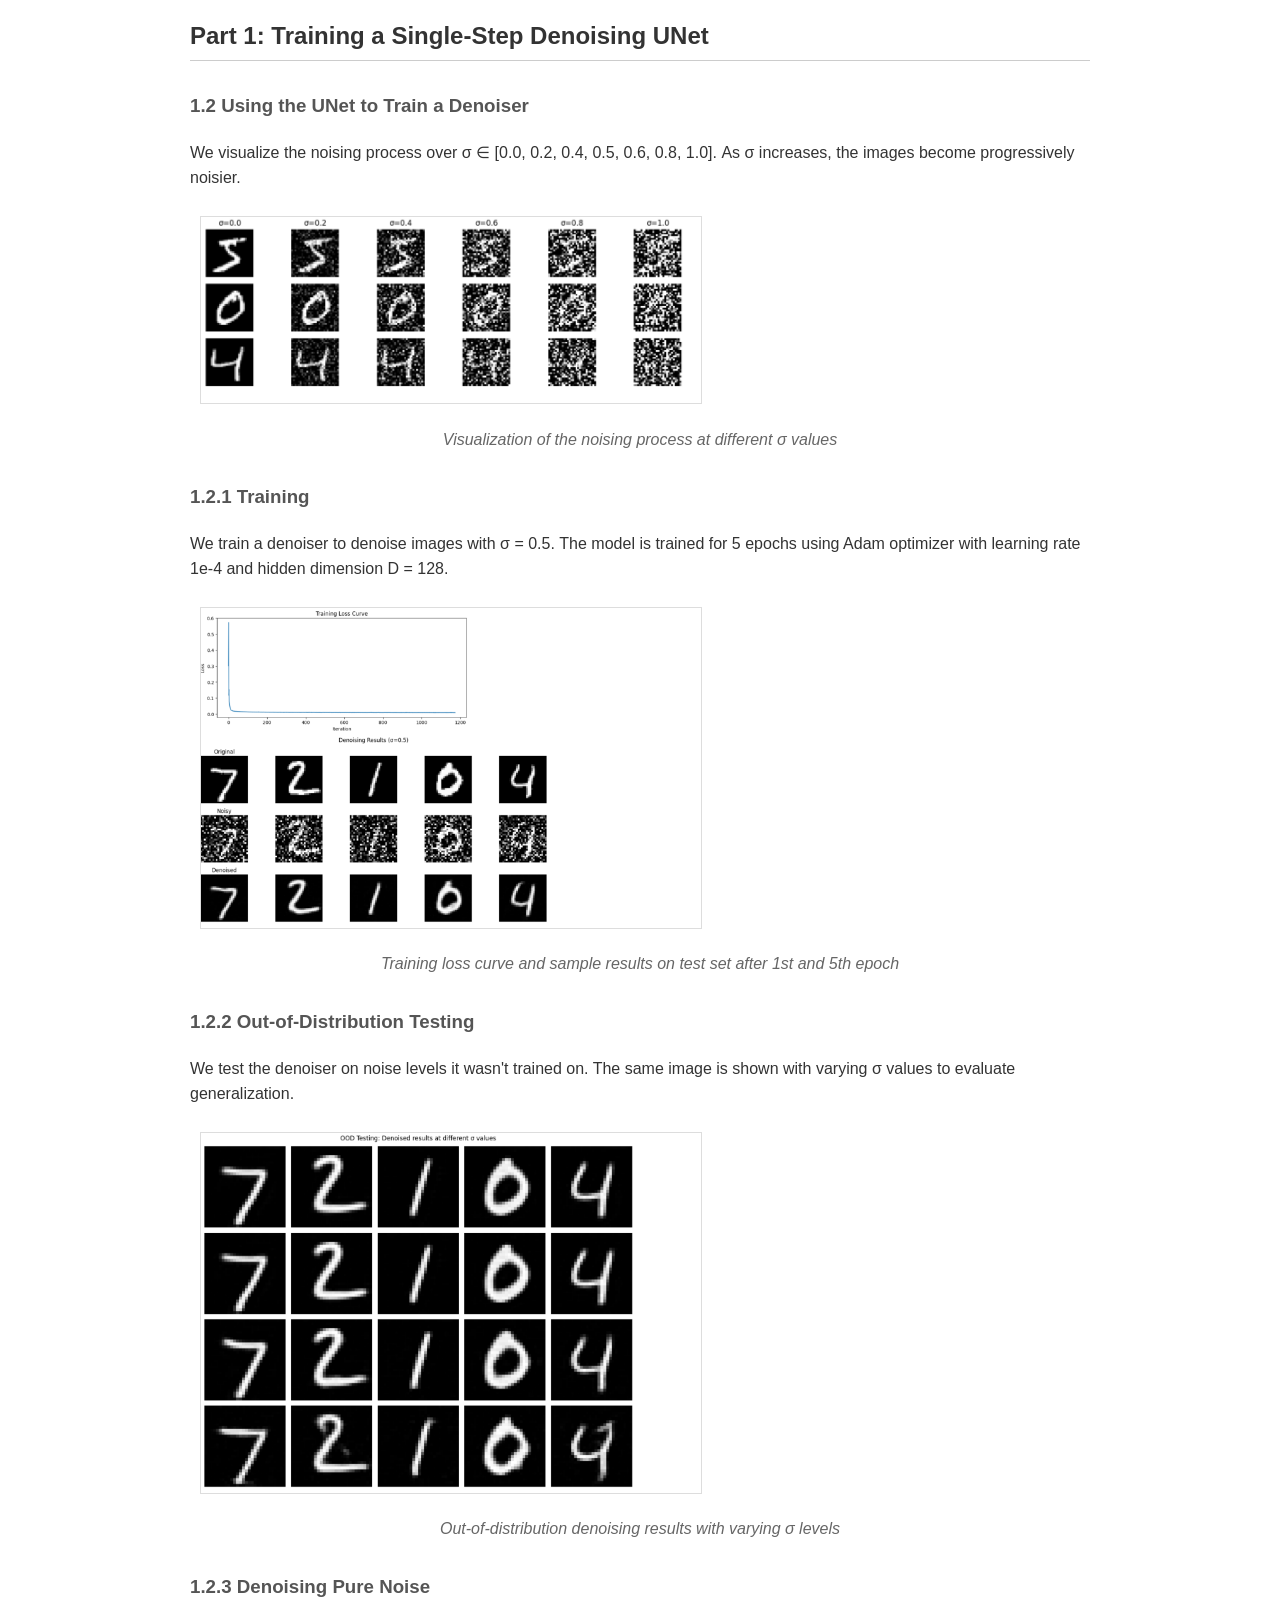
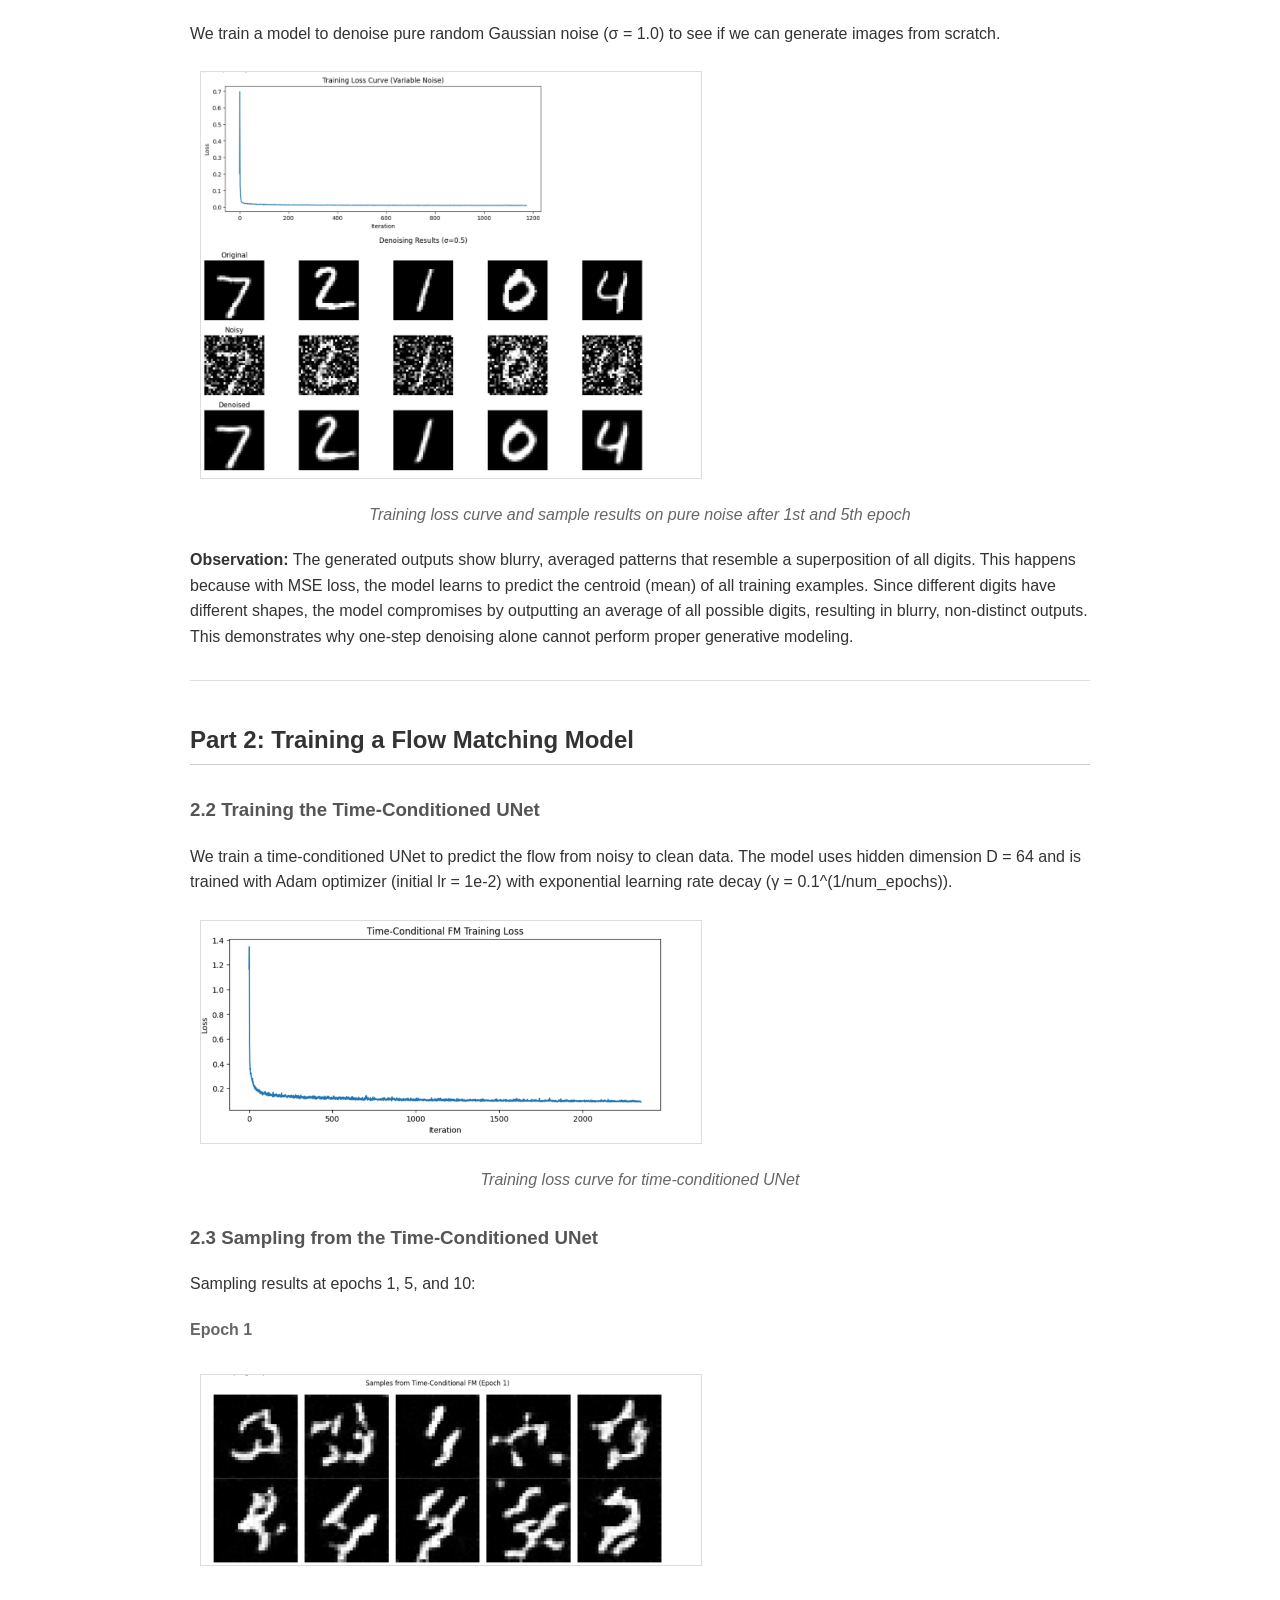
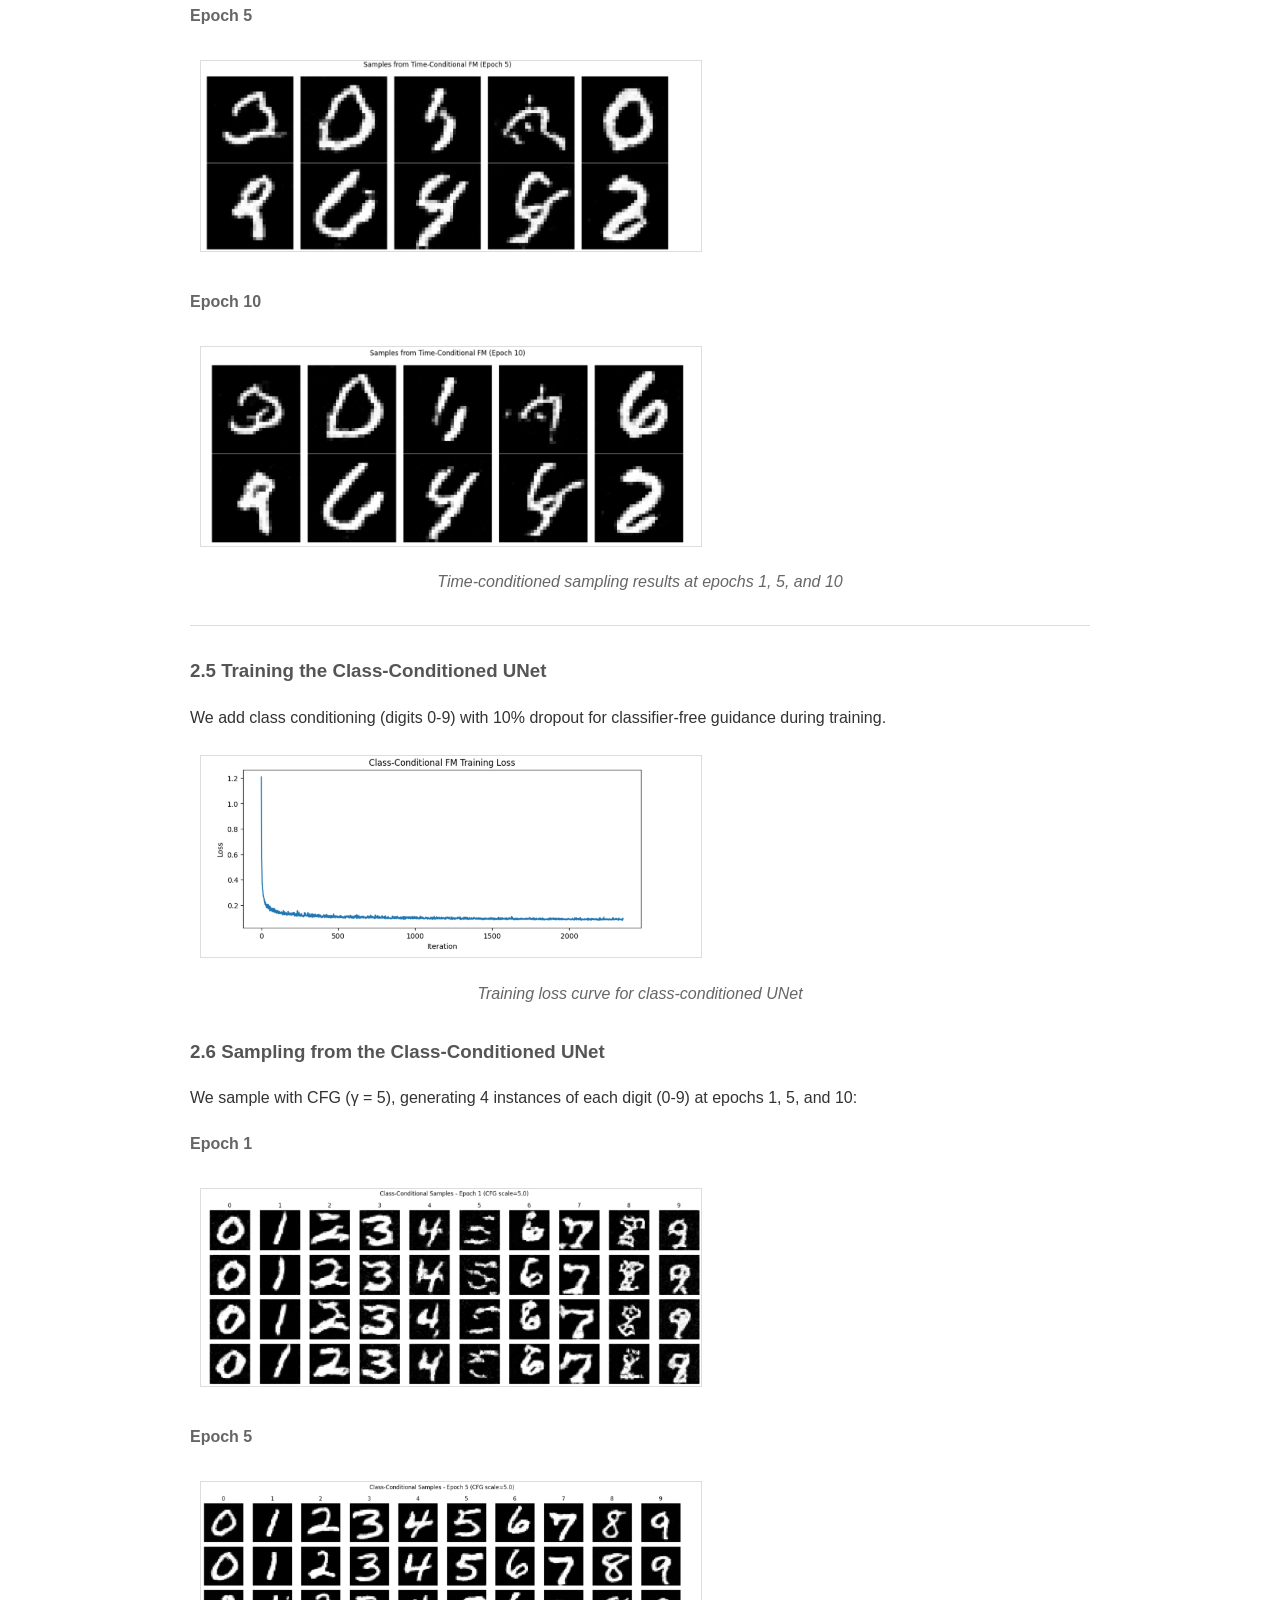
<file: cs180/project5.html>
<!DOCTYPE html>
<html lang="en">
<head>
    <meta charset="UTF-8">
    <meta name="viewport" content="width=device-width, initial-scale=1.0">
    <title>CS 180 Project 5: Fun with Diffusion Models · Yichen Cai</title>
    <style>
        body {
            font-family: -apple-system, BlinkMacSystemFont, 'Segoe UI', Roboto, Oxygen, Ubuntu, sans-serif;
            line-height: 1.6;
            max-width: 900px;
            margin: 0 auto;
            padding: 20px;
            background: #fff;
            color: #333;
        }

        h1 {
            text-align: center;
            border-bottom: 2px solid #333;
            padding-bottom: 10px;
        }

        h2 {
            margin-top: 40px;
            border-bottom: 1px solid #ccc;
            padding-bottom: 5px;
        }

        h3 {
            margin-top: 30px;
            color: #555;
        }

        h4 {
            margin-top: 20px;
            color: #666;
        }

        p {
            margin: 15px 0;
        }

        .author {
            text-align: center;
            color: #666;
            margin-bottom: 30px;
        }

        .images {
            text-align: center;
            margin: 20px 0;
        }

        .images img {
            margin: 10px;
            border: 1px solid #ddd;
        }

        .images-small img {
            margin: 10px;
            border: 1px solid #ddd;
            max-width: 500px;
        }

        .caption {
            font-style: italic;
            color: #666;
            text-align: center;
            margin-top: 5px;
            margin-bottom: 20px;
        }

        code {
            background: #f4f4f4;
            padding: 2px 6px;
            border-radius: 3px;
            font-family: 'Courier New', monospace;
        }

        .equation {
            background: #f9f9f9;
            padding: 15px;
            margin: 15px 0;
            border-left: 3px solid #666;
            font-family: 'Courier New', monospace;
            overflow-x: auto;
        }

        .note {
            background: #f0f7ff;
            padding: 15px;
            margin: 15px 0;
            border-left: 3px solid #0066cc;
        }

        hr {
            border: none;
            border-top: 1px solid #ddd;
            margin: 30px 0;
        }

        ul {
            margin: 10px 0;
            padding-left: 30px;
        }

        li {
            margin: 5px 0;
        }
    </style>
    <link rel="stylesheet" href="site.css">
</head>
<body>
<nav class="c180-nav" aria-label="CS 180 projects"><a class="c180-home" href="index.html"><b>CS 180</b> · Yichen Cai</a><ul class="c180-links"><li><a href="project1.html"><span class="c180-n">1</span>Colorization</a></li><li><a href="project2.html"><span class="c180-n">2</span>Filters &amp; Frequencies</a></li><li><a href="project3.html"><span class="c180-n">3</span>Mosaics</a></li><li><a href="project4.html"><span class="c180-n">4</span>NeRF</a></li><li><a href="project5.html" class=on><span class="c180-n">5</span>Diffusion</a></li></ul><a class="c180-out" href="../">Main portfolio ↗</a></nav>

<h1>CS 180 Project 5: Fun With Diffusion Models!</h1>
<p class="author">Fall 2025 • UC Berkeley</p>

<p>In this project, we explore the power of diffusion models for image generation. We will implement diffusion sampling loops and use them for various tasks such as image denoising, inpainting, and creating optical illusions like visual anagrams and hybrid images.</p>

<h1>Part A: The Power of Diffusion Models!</h1>

<h2>Part 0: Setup</h2>

<p>For this project, we are using the <strong>DeepFloyd IF</strong> diffusion model, a two-stage text-to-image model trained by Stability AI. The first stage produces images of size 64×64 and the second stage upsamples to 256×256. We focus on the first stage for this project.</p>

<p>DeepFloyd was trained as a text-to-image model, which takes text prompts as input and outputs images aligned with the text. However, a raw text string cannot be directly used as the model's input — we first need to convert it into a high-dimensional vector (of 4096 dimensions) that the model can understand, known as prompt embeddings.</p>

<div class="note">
    <strong>Random Seed:</strong> <code>100</code> — This seed is used throughout all parts of this project for reproducibility.
</div>

<h3>Text Prompts and Generated Images</h3>

<p>I generated embeddings for several interesting text prompts. Since we will be creating visual anagrams and hybrid images later, I included prompt pairs that would work well together for those tasks. Below are 3 of my chosen prompts, each shown with two different <code>num_inference_steps</code> values to demonstrate how the number of denoising steps affects image quality.</p>

<h4>Prompt 1: "an oil painting of people around a campfire"</h4>
<div class="images">
    <img src="images/part 0 image 1 small.png" alt="20 steps">
    <img src="images/part 0 image 1 big.png" alt="50 steps">
</div>
<p class="caption">Left: num_inference_steps = 20 | Right: num_inference_steps = 50</p>

<p><strong>Reflection:</strong> This prompt successfully generates images that capture the warm, painterly quality of an oil painting. Both versions show figures gathered around a glowing fire. With 20 steps, the image has a rougher, more impressionistic quality with less defined figures. With 50 steps, the details become sharper — the flames are more distinct, the figures have clearer silhouettes, and the overall composition feels more polished. The warm color palette (oranges, reds, browns) is consistent with the campfire theme.</p>

<h4>Prompt 2: "an oil painting of an old man"</h4>
<div class="images">
    <img src="images/part 0 image 2 small.png" alt="20 steps">
    <img src="images/part 0 image 2 big.png" alt="50 steps">
</div>
<p class="caption">Left: num_inference_steps = 20 | Right: num_inference_steps = 50</p>

<p><strong>Reflection:</strong> This prompt was chosen to pair with the campfire prompt for visual anagrams. The model generates portraits with clear elderly features — wrinkles, aged skin tones, and thoughtful expressions. The "oil painting" style is evident in the brushstroke-like textures. With more inference steps, facial features become more refined and realistic. The model successfully captures the essence of classical portrait painting.</p>

<h4>Prompt 3: "a lithograph of a skull"</h4>
<div class="images">
    <img src="images/part 0 image 3 small.png" alt="20 steps">
    <img src="images/part 0 image 3 big.png" alt="50 steps">
</div>
<p class="caption">Left: num_inference_steps = 20 | Right: num_inference_steps = 50</p>

<p><strong>Reflection:</strong> This prompt was chosen for creating hybrid images. The lithograph style produces high-contrast, detailed images with fine line work characteristic of the printmaking technique. The skull anatomy is accurately represented in both versions. With 50 steps, the bone structure details, shading, and overall clarity improve significantly. The monochromatic nature of lithographs is well-preserved.</p>

<div class="note">
    <strong>Key Observations on num_inference_steps:</strong>
    <ul>
        <li>Higher step counts (50) produce finer details and sharper edges</li>
        <li>Lower step counts (20) result in softer, more abstract interpretations</li>
        <li>Both accurately capture the essence of the text prompts</li>
        <li>The style descriptors ("oil painting", "lithograph") are consistently applied</li>
        <li>Trade-off: more steps = better quality but slower generation</li>
    </ul>
</div>

<hr>

<h2>Part 1: Sampling Loops</h2>

<p>In this part, we implement our own sampling loops that use the pretrained DeepFloyd denoisers to produce high-quality images, and then modify these loops for tasks such as inpainting and creating optical illusions.</p>

<h3>1.1 Implementing the Forward Process</h3>

<p>A key part of diffusion is the <strong>forward process</strong>, which takes a clean image and adds noise to it. The forward process is defined by:</p>

<div class="equation">
x_t = √(ᾱ_t) · x_0 + √(1 - ᾱ_t) · ε, where ε ~ N(0, 1)
</div>

<p>Given a clean image x₀, we get a noisy image x_t at timestep t by sampling from a Gaussian with mean √(ᾱ_t)·x₀ and variance (1 - ᾱ_t). Note that the forward process is not just adding noise — we also scale the image. The <code>alphas_cumprod</code> variable contains the ᾱ_t values for all t ∈ [0, 999]. For small t, ᾱ_t is close to 1 (clean image), and for large t, ᾱ_t is close to 0 (mostly noise).</p>

<p>Below shows the Berkeley Campanile test image at different noise levels t = [250, 500, 750]:</p>

<div class="images">
    <img src="images/part 1.1 original.png" alt="Original">
    <img src="images/part 1.1 t=250.png" alt="t=250">
    <img src="images/part 1.1 t=500.png" alt="t=500">
    <img src="images/part 1.1 t=750.png" alt="t=750">
</div>
<p class="caption">Original Campanile | t=250 | t=500 | t=750</p>

<p>As timestep t increases, more noise is added and the original image becomes progressively harder to discern. At t=250, the Campanile is still clearly visible. At t=500, the structure is faintly visible but significantly degraded. At t=750, the image is almost entirely noise with only hints of the original structure.</p>

<hr>

<h3>1.2 Classical Denoising</h3>

<p>Let's try to denoise these noisy images using classical methods. We apply <strong>Gaussian blur filtering</strong> using <code>torchvision.transforms.functional.gaussian_blur</code> to try to remove the noise.</p>

<div class="images">
    <img src="images/part 1.2 noisy t=250.png" alt="Noisy t=250">
    <img src="images/part 1.2 noisy t=500.png" alt="Noisy t=500">
    <img src="images/part 1.2 noisy t=750.png" alt="Noisy t=750">
</div>
<p class="caption">Noisy images at t=250, t=500, t=750</p>

<div class="images">
    <img src="images/part 1.2 denoise t=250.png" alt="Blur t=250">
    <img src="images/part 1.2 denoise t=500.png" alt="Blur t=500">
    <img src="images/part 1.2 denoise t =750.png" alt="Blur t=750">
</div>
<p class="caption">Gaussian blur denoised at t=250, t=500, t=750</p>

<p><strong>Observation:</strong> As expected, classical Gaussian blur filtering fails to recover the original image. While it does reduce some high-frequency noise, it also blurs out all the important details. At t=250, the result is a blurry but somewhat recognizable tower. At t=500 and t=750, the results are essentially unrecognizable blobs. This demonstrates why we need learned denoisers like diffusion models — they can predict and remove noise while preserving (or even hallucinating) realistic image content.</p>

<hr>

<h3>1.3 One-Step Denoising</h3>

<p>Now we use the pretrained diffusion model UNet (<code>stage_1.unet</code>) to denoise. This UNet has been trained on a very large dataset of (x₀, x_t) pairs. Given a noisy image and timestep t, it predicts the noise in the image. We can then remove this noise to recover an estimate of the original image.</p>

<p>Using the prompt embedding for "a high quality photo", we estimate and remove noise for t = [250, 500, 750]:</p>

<div class="images">
    <img src="images/part 1.3 t=250.png" alt="t=250">
    <img src="images/part 1.3 t=500.png" alt="t=500">
    <img src="images/part 1.3 t=750.png" alt="t=750">
</div>
<p class="caption">One-step denoised at t=250, t=500, t=750</p>

<p><strong>Observation:</strong> The UNet-based denoising does a dramatically better job than Gaussian blur! At t=250, the denoised image is nearly identical to the original Campanile. At t=500, the structure is well-preserved though some details are slightly different. At t=750, there's more degradation — the model has to "hallucinate" more content, so the result looks like a plausible tower but with different details. This makes sense: with more noise, the problem becomes harder, and the model must be more creative in its reconstruction.</p>

<hr>

<h3>1.4 Iterative Denoising</h3>

<p>While one-step denoising works reasonably well, diffusion models are designed to denoise <strong>iteratively</strong>. Instead of jumping directly from x_t to x_0, we take many small steps, gradually removing noise.</p>

<p>We create <code>strided_timesteps</code>, a list starting at 990 with stride 30, eventually reaching 0. We use the DDPM formula:</p>

<div class="equation">
x_{t'} = (√ᾱ_{t'} · β_t / (1 - ᾱ_t)) · x_0 + (√α_t · (1 - ᾱ_{t'}) / (1 - ᾱ_t)) · x_t + v_σ
</div>

<p>Starting from i_start = 10, we iteratively denoise and compare with one-step denoising and Gaussian blur:</p>

<div class="images">
    <img src="images/part 1.4 iterative denoised.png" alt="Iterative">
    <img src="images/part 1.4 one-step denoised.png" alt="One-step">
    <img src="images/part 1.4 gaussian blur.png" alt="Blur">
</div>
<p class="caption">Iterative Denoising | One-Step Denoising | Gaussian Blur</p>

<p><strong>Observation:</strong> Iterative denoising produces the best results by far. The image is sharp, detailed, and closely matches the original Campanile. One-step denoising produces a reasonable result but with some artifacts and slight differences from the original. Gaussian blur produces a blurry mess. This demonstrates the power of the iterative denoising approach — by taking many small steps, we can more accurately reverse the noise process.</p>

<hr>

<h3>1.5 Diffusion Model Sampling</h3>

<p>We can use the <code>iterative_denoise</code> function to generate images from scratch by setting i_start = 0 and passing pure random noise as input. This effectively "denoises" pure noise into a coherent image.</p>

<p>Using the prompt "a high quality photo", here are 5 sampled images:</p>

<div class="images">
    <img src="images/part 1.5 sample 1.png" alt="Sample 1">
    <img src="images/part 1.5 sample 2.png" alt="Sample 2">
    <img src="images/part 1.5 sample 3.png" alt="Sample 3">
    <img src="images/part 1.5 sample 4.png" alt="Sample 4">
    <img src="images/part 1.5 sample 5.png" alt="Sample 5">
</div>
<p class="caption">5 sampled images without CFG</p>

<p><strong>Observation:</strong> The generated images are somewhat recognizable but lack clarity and coherence. Some look like abstract patterns, others have vague object-like structures. The quality is not spectacular because the prompt "a high quality photo" is quite generic and doesn't provide strong guidance. We will improve this significantly with Classifier-Free Guidance in the next section.</p>

<hr>

<h3>1.6 Classifier-Free Guidance (CFG)</h3>

<p>To greatly improve image quality (at the expense of diversity), we use <strong>Classifier-Free Guidance</strong>. In CFG, we compute both a conditional noise estimate (ε_c, using our prompt) and an unconditional noise estimate (ε_u, using an empty prompt). Our final noise estimate is:</p>

<div class="equation">
ε = ε_u + γ(ε_c - ε_u)
</div>

<p>where γ controls the strength of CFG. For γ=0, we get unconditional generation. For γ=1, we get standard conditional generation. The magic happens when γ > 1 — we get much higher quality images. We use γ = 7.</p>

<div class="images">
    <img src="images/part 1.6 sample 1.png" alt="CFG 1">
    <img src="images/part 1.6 sample 2.png" alt="CFG 2">
    <img src="images/part 1.6 sample 3.png" alt="CFG 3">
    <img src="images/part 1.6 sample 4.png" alt="CFG 4">
    <img src="images/part 1.6 sample 5.png" alt="CFG 5">
</div>
<p class="caption">5 CFG samples with γ=7</p>

<p><strong>Observation:</strong> The difference is dramatic! CFG samples are significantly higher quality than non-CFG samples. The images have clearer structures, more realistic details, and better overall coherence. Objects are recognizable and the compositions make sense. CFG effectively amplifies the conditional signal, making the model more strongly follow the prompt guidance.</p>

<hr>

<h3>1.7 Image-to-image Translation (SDEdit)</h3>

<p>Using the iterative denoising with CFG, we can edit existing images. By adding noise to a real image and then denoising, the diffusion model "hallucinates" new content while preserving the overall structure. This follows the <strong>SDEdit</strong> algorithm.</p>

<p>The amount of noise (controlled by i_start) determines how much the image changes. Lower i_start = more noise = more creative changes. Higher i_start = less noise = closer to original.</p>

<h4>Campanile SDEdit</h4>
<div class="images">
    <img src="images/part 1.7 i_start = 1.png" alt="i_start=1">
    <img src="images/part 1.7 i_start = 3.png" alt="i_start=3">
    <img src="images/part 1.7 i_start=5.png" alt="i_start=5">
    <img src="images/part 1.7 i_start = 7.png" alt="i_start=7">
</div>
<div class="images">
    <img src="images/part 1.7 i_start = 10.png" alt="i_start=10">
    <img src="images/part 1.7 i_start = 20.png" alt="i_start=20">
    <img src="images/part 1.7 original.png" alt="Original">
</div>
<p class="caption">SDEdit on Campanile: i_start = 1, 3, 5, 7, 10, 20, Original</p>

<p><strong>Observation:</strong> At i_start=1, the image is almost completely reimagined — it looks like a completely different building or structure. As i_start increases, the output progressively resembles the original Campanile more closely. At i_start=20, the image is nearly identical to the original with only minor variations. This demonstrates how we can control the degree of "creativity" in the edit.</p>

<hr>

<h3>1.7.1 Editing Hand-Drawn and Web Images</h3>

<p>SDEdit works particularly well for projecting non-realistic images (sketches, paintings, web images) onto the natural image manifold. The diffusion model transforms rough sketches into photorealistic images.</p>

<h4>Web Image</h4>
<div class="images">
    <img src="images/part 1.7.1 i_start = 1.png" alt="i_start=1">
    <img src="images/part 1.7.1 i_start = 3.png" alt="i_start=3">
    <img src="images/part 1.7.1 i_start = 5.png" alt="i_start=5">
    <img src="images/part 1.7.1 i_start = 7.png" alt="i_start=7">
</div>
<div class="images">
    <img src="images/part 1.7.1 i_start = 10.png" alt="i_start=10">
    <img src="images/part 1.7.1 i_start = 20.png" alt="i_start=20">
    <img src="images/part 1.7.1 original.png" alt="Original">
</div>
<p class="caption">Web image SDEdit: i_start = 1, 3, 5, 7, 10, 20, Original</p>

<h4>Hand-Drawn Image</h4>
<div class="images">
    <img src="images/part 1.7.1 image 2 i_start = 1.png" alt="i_start=1">
    <img src="images/part 1.7.1 image 2 i_start = 3.png" alt="i_start=3">
    <img src="images/part 1.7.1 image 2 i_start = 5.png" alt="i_start=5">
    <img src="images/part 1.7.1 image 2 i_start = 7.png" alt="i_start=7">
</div>
<div class="images">
    <img src="images/part 1.7.1 image 2 i_start = 10.png" alt="i_start=10">
    <img src="images/part 1.7.1 image 2 i_start = 20.png" alt="i_start=20">
    <img src="images/part 1.7.1 image 2 original.png" alt="Original">
</div>
<p class="caption">Hand-drawn SDEdit: i_start = 1, 3, 5, 7, 10, 20, Original sketch</p>

<p><strong>Observation:</strong> The hand-drawn sketch is transformed into increasingly realistic images. At low i_start values, the model generates completely new photorealistic images inspired by the sketch's composition. At higher i_start values, the output retains more of the sketch's specific structure while still adding realistic textures and details.</p>

<hr>

<h3>1.7.2 Inpainting</h3>

<p>Using the same diffusion denoising loop, we can implement <strong>inpainting</strong> following the RePaint paper. Given an image x_orig and a binary mask m, we create a new image with the same content where m is 0, but new content where m is 1.</p>

<p>At every denoising step, after obtaining x_t, we "force" x_t to have the same pixels as x_orig where the mask is 0:</p>

<div class="equation">
x_t ← m · x_t + (1 - m) · forward(x_orig, t)
</div>

<div class="images">
    <img src="images/part 1.7.2 image.png" alt="Original">
    <img src="images/part 1.7.2 mask.png" alt="Mask">
    <img src="images/part 1.7.2 inpainted.png" alt="Inpainted">
</div>
<p class="caption">Original Image | Mask (white = region to fill) | Inpainted Result</p>

<p><strong>Observation:</strong> The inpainting successfully fills in the masked region (the top of the Campanile) with plausible content that blends seamlessly with the surrounding image. The diffusion model hallucinates realistic architectural details that match the style of the building. The result looks natural and coherent.</p>

<hr>

<h3>1.7.3 Text-Conditional Image-to-image Translation</h3>

<p>Now we combine SDEdit with text conditioning. Instead of using a generic prompt like "a high quality photo", we use a specific text prompt to guide the transformation. This allows us to control not just how much the image changes, but <em>what</em> it changes into.</p>

<div class="images">
    <img src="images/part 1.7.3 i_start = 1.png" alt="i_start=1">
    <img src="images/part 1.7.3 i_start = 3.png" alt="i_start=3">
    <img src="images/part 1.7.3 i_start = 5.png" alt="i_start=5">
    <img src="images/part 1.7.3 i_start = 7.png" alt="i_start=7">
</div>
<div class="images">
    <img src="images/part 1.7.3 i_start = 10.png" alt="i_start=10">
    <img src="images/part 1.7.3 i_start = 20.png" alt="i_start=20">
    <img src="images/part 1.7.3 original.png" alt="Original">
</div>
<p class="caption">Text-conditional SDEdit: i_start = 1, 3, 5, 7, 10, 20, Original</p>

<p><strong>Observation:</strong> The text prompt guides the transformation while the noise level controls how much of the original structure is preserved. At low i_start values, the output strongly reflects the text prompt. At higher values, it's a blend of the original image and the prompt concept. This technique enables powerful semantic image editing.</p>

<hr>

<h3>1.8 Visual Anagrams</h3>

<p>Now we implement <strong>Visual Anagrams</strong> to create optical illusions with diffusion models. We create an image that looks like one thing normally, but reveals another image when flipped upside down.</p>

<p>The algorithm works by averaging noise estimates from two different prompts and orientations:</p>

<div class="equation">
ε₁ = CFG_UNet(x_t, t, prompt_1)
ε₂ = flip(CFG_UNet(flip(x_t), t, prompt_2))
ε = (ε₁ + ε₂) / 2
</div>

<p>By averaging noise estimates from the normal and flipped orientations, the diffusion model creates an image that satisfies both prompts simultaneously but from different viewpoints.</p>

<h4>Visual Anagram 1: "An Oil Painting of an Old Man" ↔ "An Oil Painting of People around a Campfire"</h4>
<div class="images">
    <img src="images/part 1.8 normal.png" alt="Normal">
    <img src="images/part 1.8 flipped.png" alt="Flipped">
</div>
<p class="caption">Normal view: Old Man | Flipped view: People around a Campfire</p>

<h4>Visual Anagram 2</h4>
<div class="images">
    <img src="images/part 1.8 image 2 original" alt="Normal">
    <img src="images/part 1.8 image 2 flipped.png" alt="Flipped">
</div>
<p class="caption">Normal view | Flipped view</p>

<p><strong>Observation:</strong> The visual anagrams successfully create optical illusions! When viewed normally, the images show one interpretation. When flipped upside down, the same features rearrange to reveal a completely different scene. The algorithm works by averaging noise estimates from both orientations, forcing the diffusion model to find an image that satisfies both prompts simultaneously.</p>

<hr>

<h3>1.9 Hybrid Images</h3>

<p>Finally, we implement <strong>Factorized Diffusion</strong> to create hybrid images, similar to Project 2. We create a composite noise estimate by combining low frequencies from one prompt with high frequencies from another:</p>

<div class="equation">
ε₁ = CFG_UNet(x_t, t, prompt_1)
ε₂ = CFG_UNet(x_t, t, prompt_2)
ε = lowpass(ε₁) + highpass(ε₂)
</div>

<p>We use a Gaussian blur with kernel size 33 and sigma 2 for the low-pass filter. The high-pass is computed as the original minus the low-pass.</p>

<h4>Hybrid Image 1: "A Lithograph of a Skull" (low freq) + "A Lithograph of Waterfalls" (high freq)</h4>
<div class="images">
    <img src="images/part 1.9 image 1 a lithograph of a skull + a lithograph of waterfulls.png" alt="Hybrid">
</div>
<p class="caption">Hybrid Image: View close to see waterfall textures, view from far (or squint) to see skull shape</p>

<h4>Hybrid Image 2: "A Photo of a Man" (low freq) + "A Photo of a Dog" (high freq)</h4>
<div class="images">
    <img src="images/part 1.9 image 2 a photo of a man + a photo of a dog.png" alt="Hybrid">
</div>
<p class="caption">Hybrid Image: View close to see dog features, view from far (or squint) to see man's face</p>

<p><strong>Observation:</strong> The hybrid images work as intended! When viewed up close, the fine details and textures of the high-frequency prompt are visible. When viewed from a distance (or by squinting), these details blur together and the low-frequency shape becomes dominant. This technique successfully combines frequency components from different prompts during the denoising process.</p>

<div class="note">
    <strong>Tips for viewing hybrid images:</strong>
    <ul>
        <li>View the image at different distances from your screen</li>
        <li>Try squinting to blur out high-frequency details</li>
        <li>The low-frequency content dominates from far away</li>
        <li>The high-frequency content dominates up close</li>
    </ul>
</div>

<hr>

<h1>Part B: Training Your Own Diffusion Model</h1>

<p>In Part B, we train our own flow matching model on MNIST from scratch.</p>

<h2>Part 1: Training a Single-Step Denoising UNet</h2>

<h3>1.2 Using the UNet to Train a Denoiser</h3>

<p>We visualize the noising process over σ ∈ [0.0, 0.2, 0.4, 0.5, 0.6, 0.8, 1.0]. As σ increases, the images become progressively noisier.</p>

<div class="images-small">
    <img src="images/part 1.2 images at different noisy level.png" alt="Noising Process">
</div>
<p class="caption">Visualization of the noising process at different σ values</p>

<h3>1.2.1 Training</h3>

<p>We train a denoiser to denoise images with σ = 0.5. The model is trained for 5 epochs using Adam optimizer with learning rate 1e-4 and hidden dimension D = 128.</p>

<div class="images-small">
    <img src="images/part 1.2.1.png" alt="Training Results">
</div>
<p class="caption">Training loss curve and sample results on test set after 1st and 5th epoch</p>

<h3>1.2.2 Out-of-Distribution Testing</h3>

<p>We test the denoiser on noise levels it wasn't trained on. The same image is shown with varying σ values to evaluate generalization.</p>

<div class="images-small">
    <img src="images/part 1.2.2.png" alt="OOD Testing">
</div>
<p class="caption">Out-of-distribution denoising results with varying σ levels</p>

<h3>1.2.3 Denoising Pure Noise</h3>

<p>We train a model to denoise pure random Gaussian noise (σ = 1.0) to see if we can generate images from scratch.</p>

<div class="images-small">
    <img src="images/part 1.2.3.png" alt="Pure Noise Denoising">
</div>
<p class="caption">Training loss curve and sample results on pure noise after 1st and 5th epoch</p>

<p><strong>Observation:</strong> The generated outputs show blurry, averaged patterns that resemble a superposition of all digits. This happens because with MSE loss, the model learns to predict the centroid (mean) of all training examples. Since different digits have different shapes, the model compromises by outputting an average of all possible digits, resulting in blurry, non-distinct outputs. This demonstrates why one-step denoising alone cannot perform proper generative modeling.</p>

<hr>

<h2>Part 2: Training a Flow Matching Model</h2>

<h3>2.2 Training the Time-Conditioned UNet</h3>

<p>We train a time-conditioned UNet to predict the flow from noisy to clean data. The model uses hidden dimension D = 64 and is trained with Adam optimizer (initial lr = 1e-2) with exponential learning rate decay (γ = 0.1^(1/num_epochs)).</p>

<div class="images-small">
    <img src="images/part 2.2.png" alt="Training Loss">
</div>
<p class="caption">Training loss curve for time-conditioned UNet</p>

<h3>2.3 Sampling from the Time-Conditioned UNet</h3>

<p>Sampling results at epochs 1, 5, and 10:</p>

<h4>Epoch 1</h4>
<div class="images-small">
    <img src="images/part 2.3 epoch 1.png" alt="Epoch 1">
</div>

<h4>Epoch 5</h4>
<div class="images-small">
    <img src="images/part 2.3 epoch 5.png" alt="Epoch 5">
</div>

<h4>Epoch 10</h4>
<div class="images-small">
    <img src="images/part 2.3 epoch 10.png" alt="Epoch 10">
</div>
<p class="caption">Time-conditioned sampling results at epochs 1, 5, and 10</p>

<hr>

<h3>2.5 Training the Class-Conditioned UNet</h3>

<p>We add class conditioning (digits 0-9) with 10% dropout for classifier-free guidance during training.</p>

<div class="images-small">
    <img src="images/part 2.5.png" alt="Training Loss">
</div>
<p class="caption">Training loss curve for class-conditioned UNet</p>

<h3>2.6 Sampling from the Class-Conditioned UNet</h3>

<p>We sample with CFG (γ = 5), generating 4 instances of each digit (0-9) at epochs 1, 5, and 10:</p>

<h4>Epoch 1</h4>
<div class="images-small">
    <img src="images/part 2.6 epoch 1.png" alt="Epoch 1">
</div>

<h4>Epoch 5</h4>
<div class="images-small">
    <img src="images/part 2.6 epoch 5.png" alt="Epoch 5">
</div>

<h4>Epoch 10</h4>
<div class="images-small">
    <img src="images/part 2.6 epoch 10.png" alt="Epoch 10">
</div>
<p class="caption">Class-conditioned sampling results at epochs 1, 5, and 10 (4 instances per digit)</p>

<hr>

<h3>Training Without Learning Rate Scheduler</h3>

<p>To remove the exponential learning rate scheduler while maintaining performance, we made the following changes:</p>

<ul>
    <li>Used a lower constant learning rate (1e-3 instead of 1e-2)</li>
    <li>Added gradient clipping (max norm = 1.0) to stabilize training</li>
    <li>Trained for the same number of epochs</li>
</ul>

<p>Results without scheduler at epochs 1, 5, and 10:</p>

<h4>Epoch 1</h4>
<div class="images-small">
    <img src="images/part 2.6 epoch 1.png" alt="No Scheduler Epoch 1">
</div>

<h4>Epoch 5</h4>
<div class="images-small">
    <img src="images/part 2.6 epoch 5.png" alt="No Scheduler Epoch 5">
</div>

<h4>Epoch 10</h4>
<div class="images-small">
    <img src="images/part 2.6 epoch 10.png" alt="No Scheduler Epoch 10">
</div>
<p class="caption">Sampling results without learning rate scheduler at epochs 1, 5, and 10</p>

<p><strong>Observation:</strong> By using a lower constant learning rate and gradient clipping, we can achieve comparable performance without the learning rate scheduler. The key insight is that the scheduler's main benefit is preventing the learning rate from being too high in later epochs — we can achieve the same effect by simply starting with a lower learning rate. Gradient clipping further helps stabilize training by preventing large gradient updates that could destabilize the model.</p>

<hr>

<p style="text-align: center; color: #999; margin-top: 50px;">CS 180 Project 5 • Fall 2025 • UC Berkeley</p>

<nav class="c180-pager" aria-label="Previous and next project"><a class="prev" href="project4.html"><small>← Previous</small>Project 4: Neural Radiance Fields</a><a class="c180-all" href="index.html"><small>Overview</small>All CS 180 projects</a></nav>
</body>
</html>
</file>
<file: cs180/site.css>
/* CS 180 portfolio: shared styles.
   .c180-nav / .c180-pager are namespaced so they can be dropped into the
   older project pages without fighting their own inline styles. */

:root {
  --c180-ink: #1d1b22;
  --c180-soft: #5d5866;
  --c180-line: #e4e0e8;
  --c180-bg: #faf8f5;
  --c180-card: #ffffff;
  --c180-accent: #c8372d;
  --c180-blue: #003262;   /* Berkeley blue */
  --c180-gold: #fdb515;   /* California gold */
}

/* ── shared navigation bar ───────────────────────────────── */
.c180-nav {
  all: initial;
  display: flex; flex-wrap: wrap; align-items: center; gap: 6px 14px;
  box-sizing: border-box; width: 100%;
  margin: 0 0 28px; padding: 10px 14px;
  background: var(--c180-blue); color: #fff; border-radius: 12px;
  font: 500 14px/1.4 system-ui, -apple-system, 'Segoe UI', Roboto, sans-serif;
  position: sticky; top: 8px; z-index: 50;
  box-shadow: 0 6px 18px rgba(0, 30, 70, .18);
}
.c180-nav * { box-sizing: border-box; font: inherit; }
.c180-nav a { color: #fff; text-decoration: none; border-radius: 8px; padding: 5px 9px; display: inline-block; }
.c180-nav a:hover { background: rgba(255, 255, 255, .14); }
.c180-nav .c180-home { font-weight: 700; letter-spacing: .02em; }
.c180-nav .c180-home b { color: var(--c180-gold); font-weight: 800; }
.c180-nav .c180-links { display: flex; flex-wrap: wrap; gap: 2px; margin: 0; padding: 0; list-style: none; }
.c180-nav .c180-links li { margin: 0; padding: 0; list-style: none; }
.c180-nav .c180-links a.on { background: var(--c180-gold); color: var(--c180-blue); font-weight: 700; }
.c180-nav .c180-out { margin-left: auto; opacity: .9; }
.c180-nav .c180-n { opacity: .65; margin-right: 4px; }

/* prev / next footer */
.c180-pager {
  all: initial;
  display: grid; grid-template-columns: 1fr 1fr; gap: 12px;
  box-sizing: border-box; width: 100%;
  margin: 48px 0 24px; padding-top: 22px; border-top: 1px solid var(--c180-line);
  font: 500 15px/1.4 system-ui, -apple-system, 'Segoe UI', Roboto, sans-serif;
}
.c180-pager a {
  display: block; padding: 14px 16px; border: 1px solid var(--c180-line); border-radius: 12px;
  color: var(--c180-ink); text-decoration: none; background: #fff;
}
.c180-pager a:hover { border-color: var(--c180-blue); }
.c180-pager small { display: block; color: var(--c180-soft); font-size: 12px; letter-spacing: .06em; text-transform: uppercase; }
.c180-pager .next { text-align: right; grid-column: 2; }
.c180-pager .c180-all { grid-column: 1 / -1; text-align: center; border-style: dashed; }

/* ── pages written for this site (hub, P0, P1, P4) ───────── */
body.c180 {
  margin: 0 auto; max-width: 1040px; padding: 16px 20px 40px;
  background: var(--c180-bg); color: var(--c180-ink);
  font: 16px/1.7 system-ui, -apple-system, 'Segoe UI', Roboto, sans-serif;
}
body.c180 h1 { font-size: clamp(1.8rem, 4vw, 2.6rem); line-height: 1.15; margin: .2em 0 .3em; letter-spacing: -.01em; }
body.c180 h2 { font-size: 1.5rem; margin: 2.2em 0 .5em; padding-bottom: .3em; border-bottom: 2px solid var(--c180-line); }
body.c180 h3 { font-size: 1.15rem; margin: 1.6em 0 .4em; color: #2f2b36; }
body.c180 p, body.c180 li { color: #39353f; }
:where(body.c180) a { color: var(--c180-blue); }
body.c180 code, body.c180 .code { background: #efecf2; padding: 1px 6px; border-radius: 4px; font-family: ui-monospace, Consolas, monospace; font-size: .9em; }
body.c180 pre { background: #1f1d24; color: #f3eff7; padding: 14px 16px; border-radius: 10px; overflow-x: auto; font-size: .88rem; line-height: 1.5; }
body.c180 pre code { background: none; padding: 0; color: inherit; }
.c180-meta { color: var(--c180-soft); margin: 0 0 1.2em; }
.c180-lead { font-size: 1.1rem; max-width: 70ch; }
.c180-formula { background: #fff; border-left: 4px solid var(--c180-blue); padding: 10px 16px; margin: 12px 0; border-radius: 0 8px 8px 0; font-family: ui-monospace, Consolas, monospace; font-size: .92rem; }
.c180-note { background: #fff8e6; border-left: 4px solid var(--c180-gold); padding: 10px 16px; border-radius: 0 8px 8px 0; }

.c180-figs { display: grid; grid-template-columns: repeat(auto-fit, minmax(260px, 1fr)); gap: 18px; margin: 18px 0; }
.c180-figs.one { grid-template-columns: 1fr; }
.c180-figs.three { grid-template-columns: repeat(auto-fit, minmax(200px, 1fr)); }
.c180-figs figure { margin: 0; background: #fff; border: 1px solid var(--c180-line); border-radius: 12px; padding: 10px; }
.c180-figs img { width: 100%; height: auto; display: block; border-radius: 6px; }
.c180-figs figcaption { font-size: .86rem; color: var(--c180-soft); margin-top: 8px; text-align: center; }
.c180-figs.one figure { max-width: 760px; margin: 0 auto; }
.c180-figs.small figure { max-width: 320px; margin: 0 auto; }

/* ── hub ─────────────────────────────────────────────────── */
.c180-hero { padding: 26px 0 8px; }
.c180-kicker { color: var(--c180-accent); font-weight: 700; letter-spacing: .12em; text-transform: uppercase; font-size: .8rem; margin: 0; }
.c180-grid { display: grid; grid-template-columns: repeat(auto-fill, minmax(300px, 1fr)); gap: 20px; margin: 26px 0; }
.c180-card {
  display: flex; flex-direction: column; background: var(--c180-card); border: 1px solid var(--c180-line);
  border-radius: 16px; overflow: hidden; text-decoration: none; color: inherit;
  transition: transform .2s, box-shadow .2s;
}
.c180-card:hover { transform: translateY(-3px); box-shadow: 0 14px 30px rgba(20, 20, 40, .12); }
.c180-card img { width: 100%; aspect-ratio: 16 / 10; object-fit: cover; display: block; background: #222; }
.c180-card .body { padding: 16px 18px 18px; display: flex; flex-direction: column; gap: 6px; flex: 1; }
.c180-card .num { font-size: .78rem; font-weight: 800; letter-spacing: .12em; color: var(--c180-accent); text-transform: uppercase; }
.c180-card h3 { margin: 0; font-size: 1.22rem; color: var(--c180-ink); }
.c180-card p { margin: 0; font-size: .93rem; color: var(--c180-soft); line-height: 1.55; }
.c180-tags { display: flex; flex-wrap: wrap; gap: 6px; margin-top: auto; padding-top: 10px; }
.c180-tags span { font-size: .74rem; background: #f0edf3; color: #4a4553; padding: 3px 9px; border-radius: 999px; }
.c180-card .go { color: var(--c180-blue); font-weight: 700; font-size: .9rem; margin-top: 8px; }
.c180-extra { display: flex; gap: 14px; align-items: center; background: #fff; border: 1px dashed var(--c180-line); border-radius: 14px; padding: 12px 14px; text-decoration: none; color: inherit; }
.c180-extra img { width: 110px; height: 70px; object-fit: cover; border-radius: 8px; }
.c180-extra p { margin: 0; color: var(--c180-soft); font-size: .92rem; }
.c180-foot { margin-top: 40px; color: var(--c180-soft); font-size: .9rem; text-align: center; }

@media (max-width: 640px) {
  .c180-nav .c180-out { margin-left: 0; }
  .c180-pager { grid-template-columns: 1fr; }
  .c180-pager .next { grid-column: 1; }
}
</file>
<file: css/work.css>
/* Work portfolio page: the same rice-paper and ink palette as the 3D site, as a plain scrolling page. */
:root {
  --bg: #f4ecdc;
  --bg-2: #ebe0c8;
  --card: #fbf6ec;
  --ink: #1f1b1f;
  --ink-soft: #4a4248;
  --muted: #7d7268;
  --line: rgba(31, 27, 31, .14);
  --shu: #c8372d;
  --serif: 'Noto Serif SC', 'Songti SC', 'SimSun', serif;
  --display: 'Cormorant Garamond', 'Noto Serif SC', serif;
  --sans: 'Noto Sans SC', system-ui, 'PingFang SC', 'Microsoft YaHei', sans-serif;
  --ease: cubic-bezier(.2, .8, .2, 1);
  color-scheme: light;
}
@media (prefers-color-scheme: dark) {
  :root {
    --bg: #191524;
    --bg-2: #221d30;
    --card: #231e31;
    --ink: #f4ecdc;
    --ink-soft: #d6cbb8;
    --muted: #a59a8c;
    --line: rgba(244, 236, 220, .14);
    --shu: #e8584a;
    color-scheme: dark;
  }
}

* { box-sizing: border-box; }
html { scroll-behavior: smooth; scroll-padding-top: 80px; }
body {
  margin: 0; background: var(--bg); color: var(--ink);
  font-family: var(--sans); font-size: 16px; line-height: 1.7;
  -webkit-font-smoothing: antialiased;
}
a { color: inherit; }
h1, h2, h3, h4 { margin: 0; }
.skip { position: absolute; left: -999px; top: 8px; background: var(--ink); color: var(--bg); padding: .4rem .8rem; border-radius: 6px; z-index: 30; }
.skip:focus { left: 8px; }
:focus-visible { outline: 2px solid var(--shu); outline-offset: 3px; }

/* ─── header ─────────────────────────────────────── */
.top {
  position: sticky; top: 0; z-index: 20;
  display: flex; align-items: center; justify-content: space-between; gap: 16px;
  padding: 14px max(16px, calc((100vw - 1080px) / 2));
  background: color-mix(in srgb, var(--bg) 88%, transparent);
  backdrop-filter: blur(10px); -webkit-backdrop-filter: blur(10px);
  border-bottom: 1px solid var(--line);
}
.brand { display: flex; align-items: center; gap: .7rem; text-decoration: none; }
.seal {
  display: grid; place-items: center; width: 2.1rem; height: 2.1rem; border-radius: 6px;
  background: var(--shu); color: #fff4ea; font-family: var(--serif); font-weight: 700; font-size: .85rem;
  transform: rotate(-6deg); box-shadow: inset 0 0 0 2px rgba(255,255,255,.25);
}
.brand-name { font-family: var(--display); font-weight: 600; font-size: 1.35rem; }
.top-nav { display: flex; gap: 1.3rem; font-size: .9rem; }
.top-nav a { text-decoration: none; color: var(--ink-soft); transition: color .2s; }
.top-nav a:hover { color: var(--shu); }
.top-nav .nav-3d { color: var(--shu); }

main, .foot { max-width: 1080px; margin: 0 auto; padding: 0 16px; }
@media (min-width: 720px) { main, .foot { padding: 0 32px; } }

/* ─── hero ───────────────────────────────────────── */
.hero { padding: 88px 0 56px; animation: rise 1s var(--ease) both; }
.kicker { font-family: var(--serif); letter-spacing: .3em; color: var(--shu); font-size: .85rem; margin: 0 0 .6rem; }
.hero h1 { font-family: var(--display); font-weight: 600; font-size: clamp(3rem, 9vw, 5.6rem); line-height: .95; letter-spacing: .01em; }
.hero-sub { font-family: var(--serif); letter-spacing: .12em; color: var(--ink-soft); margin: .9rem 0 1.4rem; }
.hero-lead { max-width: 62ch; font-size: 1.08rem; color: var(--ink-soft); margin: 0 0 2rem; }
.facts { display: grid; grid-template-columns: repeat(auto-fit, minmax(200px, 1fr)); gap: 0; margin: 0 0 2.2rem; border-top: 1px solid var(--line); }
.facts div { padding: .9rem 1rem .9rem 0; border-bottom: 1px solid var(--line); }
.facts dt { font-size: .72rem; letter-spacing: .14em; text-transform: uppercase; color: var(--muted); }
.facts dd { margin: .15rem 0 0; font-weight: 500; }
.hero-actions { display: flex; flex-wrap: wrap; gap: .7rem; }
@keyframes rise { from { opacity: 0; transform: translateY(14px); } to { opacity: 1; transform: none; } }

/* ─── buttons ────────────────────────────────────── */
.btn {
  display: inline-flex; align-items: center; gap: .4rem;
  padding: .55rem 1.15rem; border-radius: 999px; border: 1.5px solid var(--ink);
  font-size: .92rem; font-weight: 500; text-decoration: none; white-space: nowrap;
  transition: background .2s, color .2s, transform .2s var(--ease);
}
.btn:hover { background: var(--ink); color: var(--bg); transform: translateY(-1px); }
.btn.primary { background: var(--shu); border-color: var(--shu); color: #fff4ea; }
.btn.primary:hover { background: var(--ink); border-color: var(--ink); color: var(--bg); }
.btn.small { padding: .32rem .85rem; font-size: .82rem; border-width: 1px; }
.btn.ghost { border-color: var(--line); color: var(--ink-soft); }

/* ─── sections ───────────────────────────────────── */
.section { padding: 56px 0; border-top: 1px solid var(--line); }
.sec-head { display: flex; align-items: baseline; gap: 1rem; margin-bottom: 2rem; flex-wrap: wrap; }
.sec-head.sub { margin: 3.5rem 0 1.4rem; justify-content: space-between; }
.sec-num { font-family: var(--display); font-size: 1.1rem; color: var(--shu); }
.sec-head h2 { font-family: var(--display); font-weight: 600; font-size: clamp(2rem, 5vw, 2.8rem); line-height: 1; }
.sec-head h3 { font-family: var(--display); font-weight: 600; font-size: 1.7rem; }

.tagline { font-family: var(--serif); font-size: .9rem; color: var(--accent); margin: .25rem 0 .6rem; letter-spacing: .03em; filter: saturate(.9) brightness(.85); }
@media (prefers-color-scheme: dark) { .tagline { filter: none; } }
.summary { margin: 0 0 .6rem; font-weight: 500; }
.tags { list-style: none; padding: 0; margin: .9rem 0 1rem; display: flex; flex-wrap: wrap; gap: .4rem; }
.tags li { font-size: .75rem; padding: .15rem .6rem; border-radius: 999px; background: var(--bg-2); color: var(--ink-soft); }
.actions { display: flex; flex-wrap: wrap; gap: .5rem; }

/* featured case studies */
.featured { display: grid; gap: 1.4rem; }
.case {
  display: grid; grid-template-columns: 1fr; gap: 1rem;
  padding: 1.6rem; background: var(--card); border: 1px solid var(--line);
  border-left: 4px solid var(--accent); border-radius: 4px 14px 14px 4px;
}
@media (min-width: 760px) { .case { grid-template-columns: 150px 1fr; gap: 2rem; padding: 2rem 2.2rem; } }
.case-side { display: flex; flex-wrap: wrap; gap: .3rem 1rem; align-items: baseline; }
@media (min-width: 760px) { .case-side { flex-direction: column; } }
.case-idx { font-family: var(--display); font-size: 2.6rem; line-height: 1; color: var(--accent); }
.case-cat, .card-cat { font-size: .72rem; letter-spacing: .14em; text-transform: uppercase; color: var(--muted); }
.case-when, .card-when { font-size: .85rem; color: var(--muted); }
.case h3 { font-family: var(--display); font-weight: 600; font-size: 2rem; line-height: 1.1; }
.case .desc { margin: 0; color: var(--ink-soft); max-width: 70ch; }

/* filters + grid */
.filters { display: flex; flex-wrap: wrap; gap: .4rem; }
.filters button {
  font: inherit; font-size: .82rem; cursor: pointer;
  padding: .3rem .85rem; border-radius: 999px; border: 1px solid var(--line);
  background: transparent; color: var(--ink-soft); transition: all .2s;
}
.filters button:hover { border-color: var(--ink); color: var(--ink); }
.filters button[aria-pressed="true"] { background: var(--ink); border-color: var(--ink); color: var(--bg); }

.grid { display: grid; grid-template-columns: repeat(auto-fill, minmax(290px, 1fr)); gap: 1.1rem; }
.card {
  display: flex; flex-direction: column;
  padding: 1.3rem 1.4rem; background: var(--card); border: 1px solid var(--line);
  border-top: 3px solid var(--accent); border-radius: 6px;
  transition: transform .25s var(--ease), box-shadow .25s;
  animation: rise .5s var(--ease) both;
}
.card:hover { transform: translateY(-3px); box-shadow: 0 10px 28px -14px rgba(0,0,0,.35); }
.card-top { display: flex; justify-content: space-between; gap: .5rem; }
.card h4 { font-family: var(--display); font-weight: 600; font-size: 1.5rem; margin-top: .4rem; line-height: 1.15; }
.card .summary { font-weight: 400; color: var(--ink-soft); }
.card details { font-size: .9rem; color: var(--ink-soft); }
.card summary { cursor: pointer; color: var(--muted); font-size: .82rem; }
.card details p { margin: .5rem 0 0; }
.card .tags { margin-top: auto; padding-top: .9rem; }

/* skills */
.skills { list-style: none; padding: 0; margin: 0; display: grid; grid-template-columns: repeat(auto-fill, minmax(240px, 1fr)); gap: 0 2rem; }
.skills li { padding: .9rem 0; border-bottom: 1px solid var(--line); }
.skill-top { display: flex; justify-content: space-between; align-items: center; gap: .5rem; }
.skills p { margin: .2rem 0 0; font-size: .88rem; color: var(--muted); }
.pips { display: inline-flex; gap: 4px; }
.pips i { width: 9px; height: 9px; border-radius: 50%; border: 1px solid var(--shu); }
.pips i.on { background: var(--shu); }

/* journey */
.timeline { list-style: none; padding: 0; margin: 0; position: relative; }
.timeline::before { content: ''; position: absolute; left: 6px; top: 8px; bottom: 8px; width: 1px; background: var(--line); }
.timeline li { position: relative; display: grid; gap: .2rem 2rem; padding: 0 0 1.6rem 2rem; }
.timeline li::before {
  content: ''; position: absolute; left: 0; top: .45rem; width: 13px; height: 13px; border-radius: 50%;
  background: var(--bg); border: 2px solid var(--shu);
}
.timeline li:first-child::before { background: var(--shu); }
@media (min-width: 720px) { .timeline li { grid-template-columns: 120px 1fr; } }
.t-when { font-family: var(--serif); font-size: .85rem; color: var(--shu); padding-top: .15rem; }
.timeline h4 { font-weight: 500; font-size: 1.05rem; }
.timeline p { margin: .1rem 0 0; color: var(--ink-soft); font-size: .93rem; }

/* contact + footer */
.contact-text { max-width: 56ch; font-size: 1.08rem; color: var(--ink-soft); margin: 0 0 1.4rem; }
.contact-links { display: flex; flex-wrap: wrap; gap: .7rem; }
.foot {
  display: flex; flex-wrap: wrap; justify-content: space-between; gap: .5rem;
  padding-top: 28px; padding-bottom: 40px; border-top: 1px solid var(--line);
  font-size: .85rem; color: var(--muted);
}
.foot a { color: var(--shu); }

@media (max-width: 640px) {
  .top-nav a:not(.nav-3d) { display: none; }
  .hero { padding-top: 56px; }
}
@media (prefers-reduced-motion: reduce) {
  *, *::before, *::after { animation: none !important; transition: none !important; }
  html { scroll-behavior: auto; }
}
@media print {
  .top, .hero-actions, .filters, .foot, .skip { display: none; }
  body { background: #fff; color: #000; }
  .case, .card { break-inside: avoid; box-shadow: none; }
  details { display: block; }
  details > p { display: block; }
}
</file>
